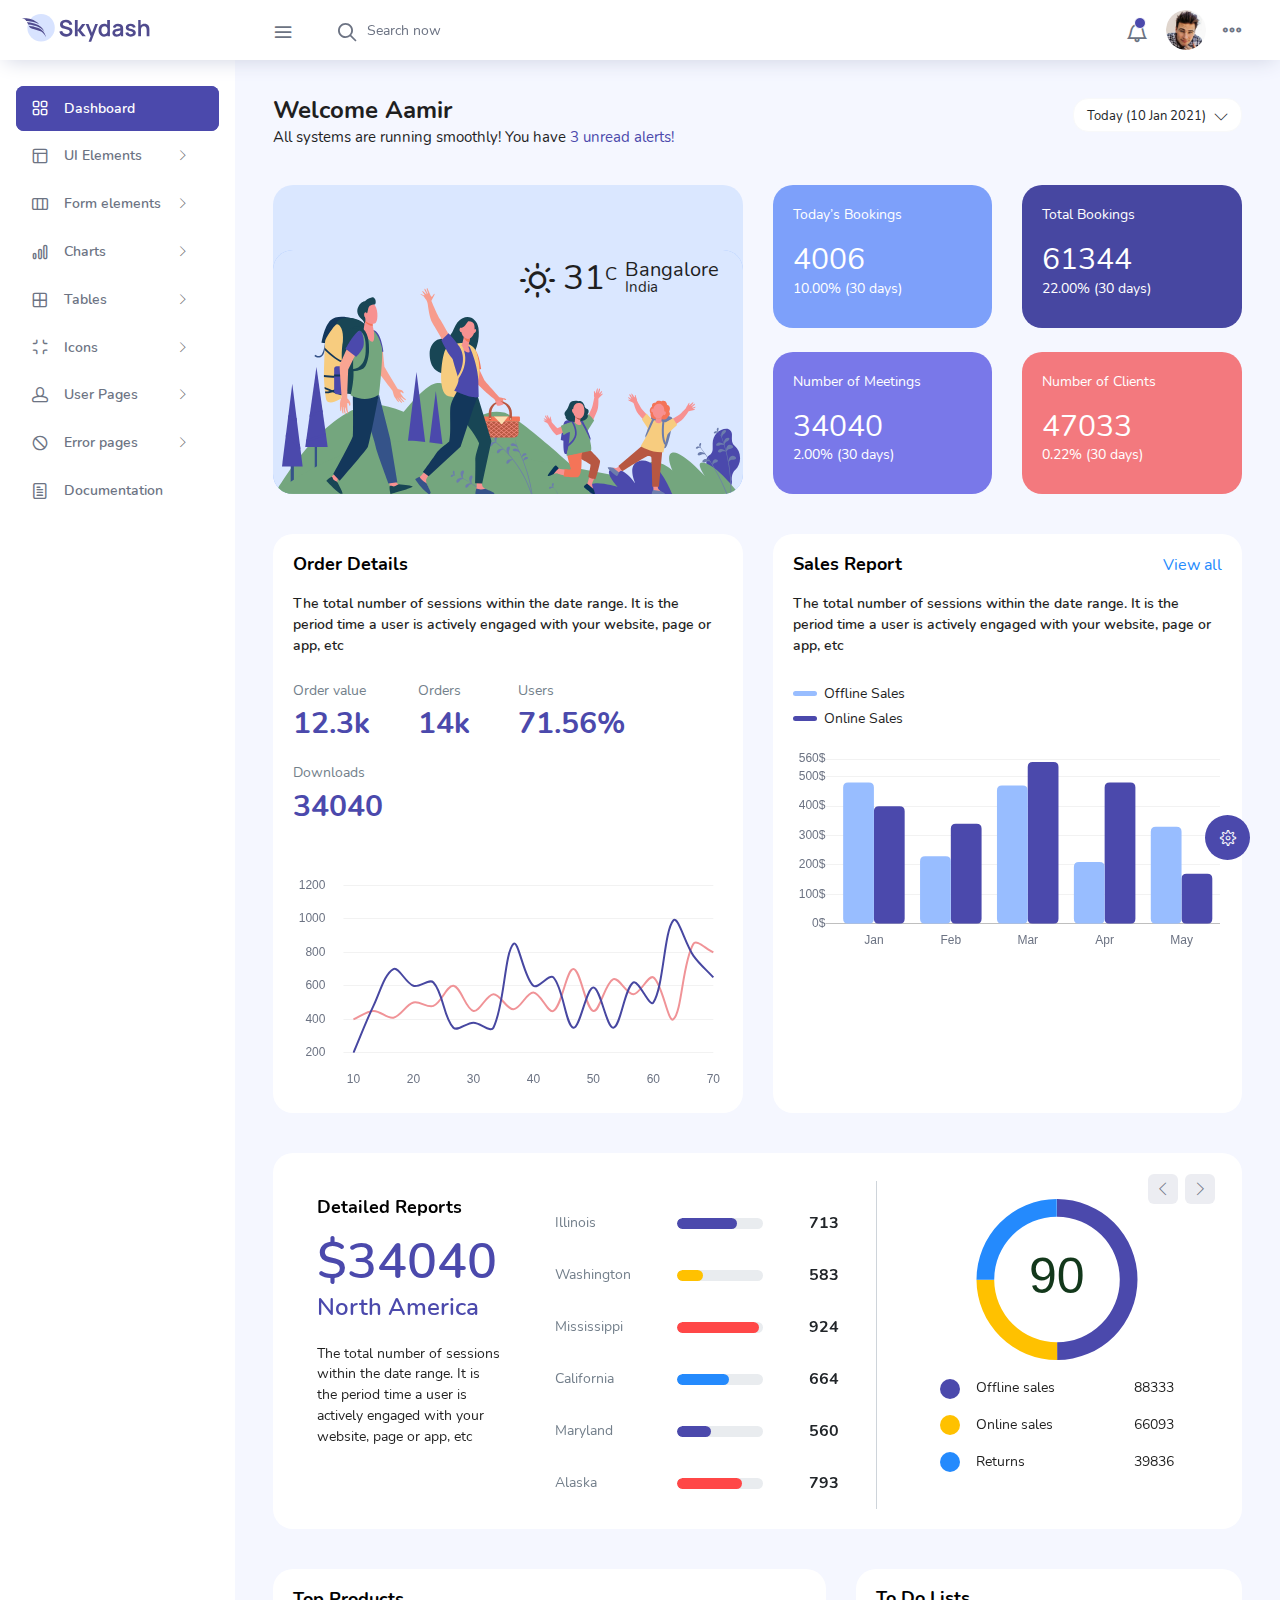
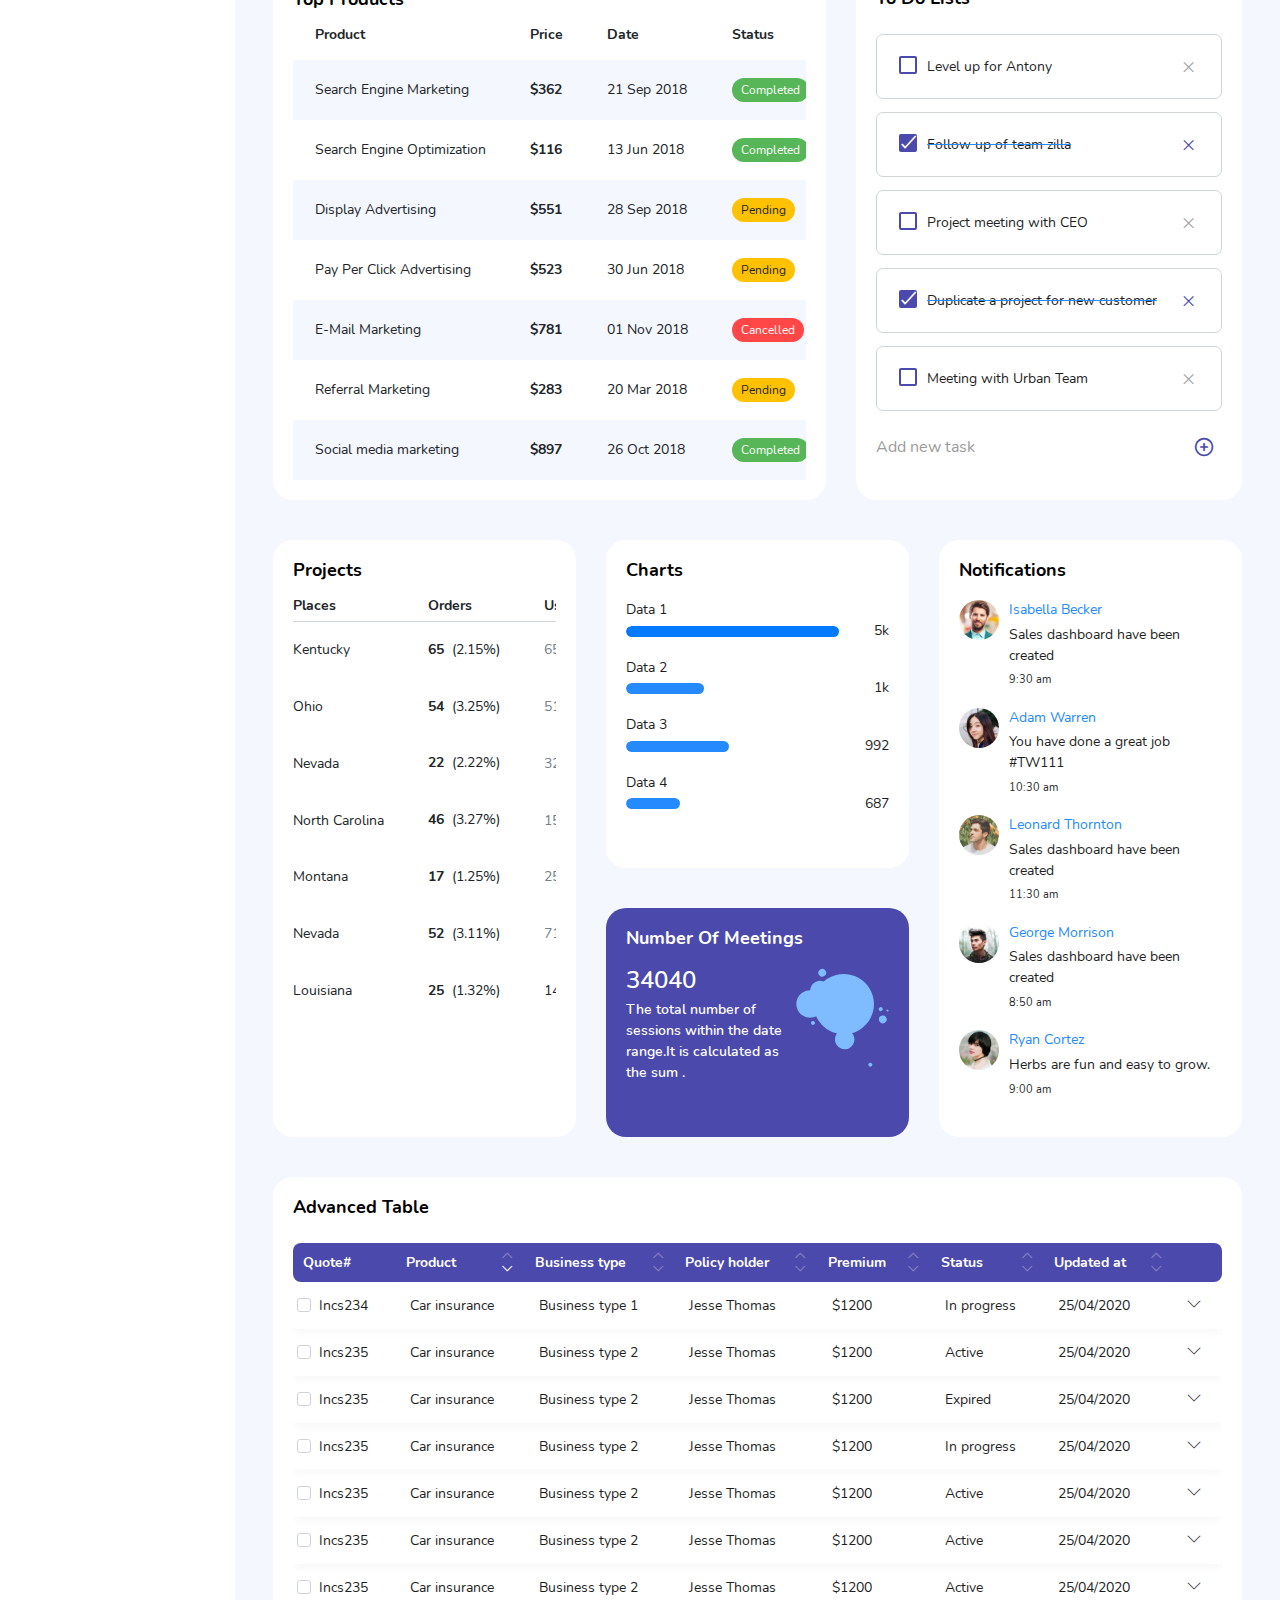
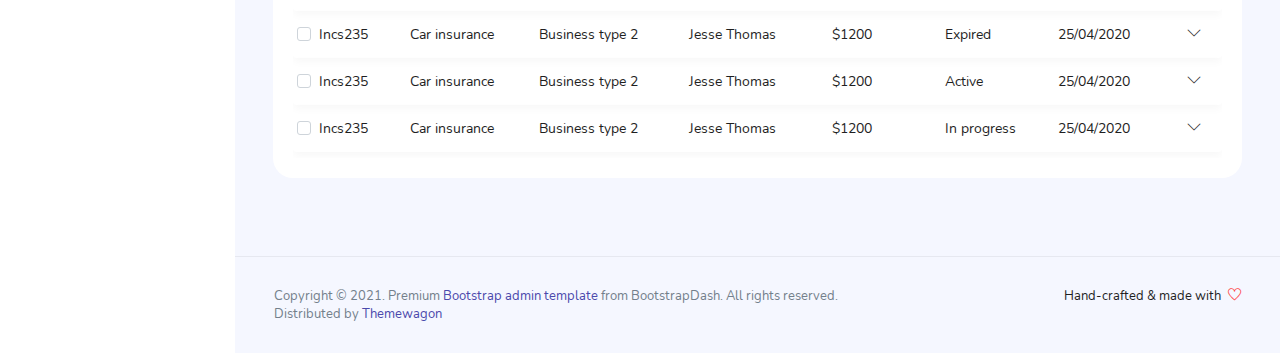
<file: index.html>
<!DOCTYPE html>
<html lang="en">

<head>
  <!-- Required meta tags -->
  <meta charset="utf-8">
  <meta name="viewport" content="width=device-width, initial-scale=1, shrink-to-fit=no">
  <title>Admin Template </title>
  <!-- plugins:css -->
  <link rel="stylesheet" href="vendors/feather/feather.css">
  <link rel="stylesheet" href="vendors/ti-icons/css/themify-icons.css">
  <link rel="stylesheet" href="vendors/css/vendor.bundle.base.css">
  <!-- endinject -->
  <!-- Plugin css for this page -->
  <link rel="stylesheet" href="vendors/datatables.net-bs4/dataTables.bootstrap4.css">
  <link rel="stylesheet" href="vendors/ti-icons/css/themify-icons.css">
  <link rel="stylesheet" type="text/css" href="js/select.dataTables.min.css">
  <!-- End plugin css for this page -->
  <!-- inject:css -->
  <link rel="stylesheet" href="css/vertical-layout-light/style.css">
  <!-- endinject -->
  <link rel="shortcut icon" href="images/favicon.png" />
</head>
<body>
  <div class="container-scroller">
    <!-- partial:partials/_navbar.html -->
    <nav class="navbar col-lg-12 col-12 p-0 fixed-top d-flex flex-row">
      <div class="text-center navbar-brand-wrapper d-flex align-items-center justify-content-center">
        <a class="navbar-brand brand-logo mr-5" href="index.html"><img src="images/logo.svg" class="mr-2" alt="logo"/></a>
        <a class="navbar-brand brand-logo-mini" href="index.html"><img src="images/logo-mini.svg" alt="logo"/></a>
      </div>
      <div class="navbar-menu-wrapper d-flex align-items-center justify-content-end">
        <button class="navbar-toggler navbar-toggler align-self-center" type="button" data-toggle="minimize">
          <span class="icon-menu"></span>
        </button>
        <ul class="navbar-nav mr-lg-2">
          <li class="nav-item nav-search d-none d-lg-block">
            <div class="input-group">
              <div class="input-group-prepend hover-cursor" id="navbar-search-icon">
                <span class="input-group-text" id="search">
                  <i class="icon-search"></i>
                </span>
              </div>
              <input type="text" class="form-control" id="navbar-search-input" placeholder="Search now" aria-label="search" aria-describedby="search">
            </div>
          </li>
        </ul>
        <ul class="navbar-nav navbar-nav-right">
          <li class="nav-item dropdown">
            <a class="nav-link count-indicator dropdown-toggle" id="notificationDropdown" href="#" data-toggle="dropdown">
              <i class="icon-bell mx-0"></i>
              <span class="count"></span>
            </a>
            <div class="dropdown-menu dropdown-menu-right navbar-dropdown preview-list" aria-labelledby="notificationDropdown">
              <p class="mb-0 font-weight-normal float-left dropdown-header">Notifications</p>
              <a class="dropdown-item preview-item">
                <div class="preview-thumbnail">
                  <div class="preview-icon bg-success">
                    <i class="ti-info-alt mx-0"></i>
                  </div>
                </div>
                <div class="preview-item-content">
                  <h6 class="preview-subject font-weight-normal">Application Error</h6>
                  <p class="font-weight-light small-text mb-0 text-muted">
                    Just now
                  </p>
                </div>
              </a>
              <a class="dropdown-item preview-item">
                <div class="preview-thumbnail">
                  <div class="preview-icon bg-warning">
                    <i class="ti-settings mx-0"></i>
                  </div>
                </div>
                <div class="preview-item-content">
                  <h6 class="preview-subject font-weight-normal">Settings</h6>
                  <p class="font-weight-light small-text mb-0 text-muted">
                    Private message
                  </p>
                </div>
              </a>
              <a class="dropdown-item preview-item">
                <div class="preview-thumbnail">
                  <div class="preview-icon bg-info">
                    <i class="ti-user mx-0"></i>
                  </div>
                </div>
                <div class="preview-item-content">
                  <h6 class="preview-subject font-weight-normal">New user registration</h6>
                  <p class="font-weight-light small-text mb-0 text-muted">
                    2 days ago
                  </p>
                </div>
              </a>
            </div>
          </li>
          <li class="nav-item nav-profile dropdown">
            <a class="nav-link dropdown-toggle" href="#" data-toggle="dropdown" id="profileDropdown">
              <img src="images/faces/face28.jpg" alt="profile"/>
            </a>
            <div class="dropdown-menu dropdown-menu-right navbar-dropdown" aria-labelledby="profileDropdown">
              <a class="dropdown-item">
                <i class="ti-settings text-primary"></i>
                Settings
              </a>
              <a class="dropdown-item">
                <i class="ti-power-off text-primary"></i>
                Logout
              </a>
            </div>
          </li>
          <li class="nav-item nav-settings d-none d-lg-flex">
            <a class="nav-link" href="#">
              <i class="icon-ellipsis"></i>
            </a>
          </li>
        </ul>
        <button class="navbar-toggler navbar-toggler-right d-lg-none align-self-center" type="button" data-toggle="offcanvas">
          <span class="icon-menu"></span>
        </button>
      </div>
    </nav>
    <!-- partial -->
    <div class="container-fluid page-body-wrapper">
      <!-- partial:partials/_settings-panel.html -->
      <div class="theme-setting-wrapper">
        <div id="settings-trigger"><i class="ti-settings"></i></div>
        <div id="theme-settings" class="settings-panel">
          <i class="settings-close ti-close"></i>
          <p class="settings-heading">SIDEBAR SKINS</p>
          <div class="sidebar-bg-options selected" id="sidebar-light-theme"><div class="img-ss rounded-circle bg-light border mr-3"></div>Light</div>
          <div class="sidebar-bg-options" id="sidebar-dark-theme"><div class="img-ss rounded-circle bg-dark border mr-3"></div>Dark</div>
          <p class="settings-heading mt-2">HEADER SKINS</p>
          <div class="color-tiles mx-0 px-4">
            <div class="tiles success"></div>
            <div class="tiles warning"></div>
            <div class="tiles danger"></div>
            <div class="tiles info"></div>
            <div class="tiles dark"></div>
            <div class="tiles default"></div>
          </div>
        </div>
      </div>
      <div id="right-sidebar" class="settings-panel">
        <i class="settings-close ti-close"></i>
        <ul class="nav nav-tabs border-top" id="setting-panel" role="tablist">
          <li class="nav-item">
            <a class="nav-link active" id="todo-tab" data-toggle="tab" href="#todo-section" role="tab" aria-controls="todo-section" aria-expanded="true">TO DO LIST</a>
          </li>
          <li class="nav-item">
            <a class="nav-link" id="chats-tab" data-toggle="tab" href="#chats-section" role="tab" aria-controls="chats-section">CHATS</a>
          </li>
        </ul>
        <div class="tab-content" id="setting-content">
          <div class="tab-pane fade show active scroll-wrapper" id="todo-section" role="tabpanel" aria-labelledby="todo-section">
            <div class="add-items d-flex px-3 mb-0">
              <form class="form w-100">
                <div class="form-group d-flex">
                  <input type="text" class="form-control todo-list-input" placeholder="Add To-do">
                  <button type="submit" class="add btn btn-primary todo-list-add-btn" id="add-task">Add</button>
                </div>
              </form>
            </div>
            <div class="list-wrapper px-3">
              <ul class="d-flex flex-column-reverse todo-list">
                <li>
                  <div class="form-check">
                    <label class="form-check-label">
                      <input class="checkbox" type="checkbox">
                      Team review meeting at 3.00 PM
                    </label>
                  </div>
                  <i class="remove ti-close"></i>
                </li>
                <li>
                  <div class="form-check">
                    <label class="form-check-label">
                      <input class="checkbox" type="checkbox">
                      Prepare for presentation
                    </label>
                  </div>
                  <i class="remove ti-close"></i>
                </li>
                <li>
                  <div class="form-check">
                    <label class="form-check-label">
                      <input class="checkbox" type="checkbox">
                      Resolve all the low priority tickets due today
                    </label>
                  </div>
                  <i class="remove ti-close"></i>
                </li>
                <li class="completed">
                  <div class="form-check">
                    <label class="form-check-label">
                      <input class="checkbox" type="checkbox" checked>
                      Schedule meeting for next week
                    </label>
                  </div>
                  <i class="remove ti-close"></i>
                </li>
                <li class="completed">
                  <div class="form-check">
                    <label class="form-check-label">
                      <input class="checkbox" type="checkbox" checked>
                      Project review
                    </label>
                  </div>
                  <i class="remove ti-close"></i>
                </li>
              </ul>
            </div>
            <h4 class="px-3 text-muted mt-5 font-weight-light mb-0">Events</h4>
            <div class="events pt-4 px-3">
              <div class="wrapper d-flex mb-2">
                <i class="ti-control-record text-primary mr-2"></i>
                <span>Feb 11 2018</span>
              </div>
              <p class="mb-0 font-weight-thin text-gray">Creating component page build a js</p>
              <p class="text-gray mb-0">The total number of sessions</p>
            </div>
            <div class="events pt-4 px-3">
              <div class="wrapper d-flex mb-2">
                <i class="ti-control-record text-primary mr-2"></i>
                <span>Feb 7 2018</span>
              </div>
              <p class="mb-0 font-weight-thin text-gray">Meeting with Alisa</p>
              <p class="text-gray mb-0 ">Call Sarah Graves</p>
            </div>
          </div>
          <!-- To do section tab ends -->
          <div class="tab-pane fade" id="chats-section" role="tabpanel" aria-labelledby="chats-section">
            <div class="d-flex align-items-center justify-content-between border-bottom">
              <p class="settings-heading border-top-0 mb-3 pl-3 pt-0 border-bottom-0 pb-0">Friends</p>
              <small class="settings-heading border-top-0 mb-3 pt-0 border-bottom-0 pb-0 pr-3 font-weight-normal">See All</small>
            </div>
            <ul class="chat-list">
              <li class="list active">
                <div class="profile"><img src="images/faces/face1.jpg" alt="image"><span class="online"></span></div>
                <div class="info">
                  <p>Thomas Douglas</p>
                  <p>Available</p>
                </div>
                <small class="text-muted my-auto">19 min</small>
              </li>
              <li class="list">
                <div class="profile"><img src="images/faces/face2.jpg" alt="image"><span class="offline"></span></div>
                <div class="info">
                  <div class="wrapper d-flex">
                    <p>Catherine</p>
                  </div>
                  <p>Away</p>
                </div>
                <div class="badge badge-success badge-pill my-auto mx-2">4</div>
                <small class="text-muted my-auto">23 min</small>
              </li>
              <li class="list">
                <div class="profile"><img src="images/faces/face3.jpg" alt="image"><span class="online"></span></div>
                <div class="info">
                  <p>Daniel Russell</p>
                  <p>Available</p>
                </div>
                <small class="text-muted my-auto">14 min</small>
              </li>
              <li class="list">
                <div class="profile"><img src="images/faces/face4.jpg" alt="image"><span class="offline"></span></div>
                <div class="info">
                  <p>James Richardson</p>
                  <p>Away</p>
                </div>
                <small class="text-muted my-auto">2 min</small>
              </li>
              <li class="list">
                <div class="profile"><img src="images/faces/face5.jpg" alt="image"><span class="online"></span></div>
                <div class="info">
                  <p>Madeline Kennedy</p>
                  <p>Available</p>
                </div>
                <small class="text-muted my-auto">5 min</small>
              </li>
              <li class="list">
                <div class="profile"><img src="images/faces/face6.jpg" alt="image"><span class="online"></span></div>
                <div class="info">
                  <p>Sarah Graves</p>
                  <p>Available</p>
                </div>
                <small class="text-muted my-auto">47 min</small>
              </li>
            </ul>
          </div>
          <!-- chat tab ends -->
        </div>
      </div>
      <!-- partial -->
      <!-- partial:partials/_sidebar.html -->
      <nav class="sidebar sidebar-offcanvas" id="sidebar">
        <ul class="nav">
          <li class="nav-item">
            <a class="nav-link" href="index.html">
              <i class="icon-grid menu-icon"></i>
              <span class="menu-title">Dashboard</span>
            </a>
          </li>
          <li class="nav-item">
            <a class="nav-link" data-toggle="collapse" href="#ui-basic" aria-expanded="false" aria-controls="ui-basic">
              <i class="icon-layout menu-icon"></i>
              <span class="menu-title">UI Elements</span>
              <i class="menu-arrow"></i>
            </a>
            <div class="collapse" id="ui-basic">
              <ul class="nav flex-column sub-menu">
                <li class="nav-item"> <a class="nav-link" href="pages/ui-features/buttons.html">Buttons</a></li>
                <li class="nav-item"> <a class="nav-link" href="pages/ui-features/dropdowns.html">Dropdowns</a></li>
                <li class="nav-item"> <a class="nav-link" href="pages/ui-features/typography.html">Typography</a></li>
              </ul>
            </div>
          </li>
          <li class="nav-item">
            <a class="nav-link" data-toggle="collapse" href="#form-elements" aria-expanded="false" aria-controls="form-elements">
              <i class="icon-columns menu-icon"></i>
              <span class="menu-title">Form elements</span>
              <i class="menu-arrow"></i>
            </a>
            <div class="collapse" id="form-elements">
              <ul class="nav flex-column sub-menu">
                <li class="nav-item"><a class="nav-link" href="pages/forms/basic_elements.html">Basic Elements</a></li>
              </ul>
            </div>
          </li>
          <li class="nav-item">
            <a class="nav-link" data-toggle="collapse" href="#charts" aria-expanded="false" aria-controls="charts">
              <i class="icon-bar-graph menu-icon"></i>
              <span class="menu-title">Charts</span>
              <i class="menu-arrow"></i>
            </a>
            <div class="collapse" id="charts">
              <ul class="nav flex-column sub-menu">
                <li class="nav-item"> <a class="nav-link" href="pages/charts/chartjs.html">ChartJs</a></li>
              </ul>
            </div>
          </li>
          <li class="nav-item">
            <a class="nav-link" data-toggle="collapse" href="#tables" aria-expanded="false" aria-controls="tables">
              <i class="icon-grid-2 menu-icon"></i>
              <span class="menu-title">Tables</span>
              <i class="menu-arrow"></i>
            </a>
            <div class="collapse" id="tables">
              <ul class="nav flex-column sub-menu">
                <li class="nav-item"> <a class="nav-link" href="pages/tables/basic-table.html">Basic table</a></li>
              </ul>
            </div>
          </li>
          <li class="nav-item">
            <a class="nav-link" data-toggle="collapse" href="#icons" aria-expanded="false" aria-controls="icons">
              <i class="icon-contract menu-icon"></i>
              <span class="menu-title">Icons</span>
              <i class="menu-arrow"></i>
            </a>
            <div class="collapse" id="icons">
              <ul class="nav flex-column sub-menu">
                <li class="nav-item"> <a class="nav-link" href="pages/icons/mdi.html">Mdi icons</a></li>
              </ul>
            </div>
          </li>
          <li class="nav-item">
            <a class="nav-link" data-toggle="collapse" href="#auth" aria-expanded="false" aria-controls="auth">
              <i class="icon-head menu-icon"></i>
              <span class="menu-title">User Pages</span>
              <i class="menu-arrow"></i>
            </a>
            <div class="collapse" id="auth">
              <ul class="nav flex-column sub-menu">
                <li class="nav-item"> <a class="nav-link" href="pages/samples/login.html"> Login </a></li>
                <li class="nav-item"> <a class="nav-link" href="pages/samples/register.html"> Register </a></li>
              </ul>
            </div>
          </li>
          <li class="nav-item">
            <a class="nav-link" data-toggle="collapse" href="#error" aria-expanded="false" aria-controls="error">
              <i class="icon-ban menu-icon"></i>
              <span class="menu-title">Error pages</span>
              <i class="menu-arrow"></i>
            </a>
            <div class="collapse" id="error">
              <ul class="nav flex-column sub-menu">
                <li class="nav-item"> <a class="nav-link" href="pages/samples/error-404.html"> 404 </a></li>
                <li class="nav-item"> <a class="nav-link" href="pages/samples/error-500.html"> 500 </a></li>
              </ul>
            </div>
          </li>
          <li class="nav-item">
            <a class="nav-link" href="pages/documentation/documentation.html">
              <i class="icon-paper menu-icon"></i>
              <span class="menu-title">Documentation</span>
            </a>
          </li>
        </ul>
      </nav>
      <!-- partial -->
      <div class="main-panel">
        <div class="content-wrapper">
          <div class="row">
            <div class="col-md-12 grid-margin">
              <div class="row">
                <div class="col-12 col-xl-8 mb-4 mb-xl-0">
                  <h3 class="font-weight-bold">Welcome Aamir</h3>
                  <h6 class="font-weight-normal mb-0">All systems are running smoothly! You have <span class="text-primary">3 unread alerts!</span></h6>
                </div>
                <div class="col-12 col-xl-4">
                 <div class="justify-content-end d-flex">
                  <div class="dropdown flex-md-grow-1 flex-xl-grow-0">
                    <button class="btn btn-sm btn-light bg-white dropdown-toggle" type="button" id="dropdownMenuDate2" data-toggle="dropdown" aria-haspopup="true" aria-expanded="true">
                     <i class="mdi mdi-calendar"></i> Today (10 Jan 2021)
                    </button>
                    <div class="dropdown-menu dropdown-menu-right" aria-labelledby="dropdownMenuDate2">
                      <a class="dropdown-item" href="#">January - March</a>
                      <a class="dropdown-item" href="#">March - June</a>
                      <a class="dropdown-item" href="#">June - August</a>
                      <a class="dropdown-item" href="#">August - November</a>
                    </div>
                  </div>
                 </div>
                </div>
              </div>
            </div>
          </div>
          <div class="row">
            <div class="col-md-6 grid-margin stretch-card">
              <div class="card tale-bg">
                <div class="card-people mt-auto">
                  <img src="images/dashboard/people.svg" alt="people">
                  <div class="weather-info">
                    <div class="d-flex">
                      <div>
                        <h2 class="mb-0 font-weight-normal"><i class="icon-sun mr-2"></i>31<sup>C</sup></h2>
                      </div>
                      <div class="ml-2">
                        <h4 class="location font-weight-normal">Bangalore</h4>
                        <h6 class="font-weight-normal">India</h6>
                      </div>
                    </div>
                  </div>
                </div>
              </div>
            </div>
            <div class="col-md-6 grid-margin transparent">
              <div class="row">
                <div class="col-md-6 mb-4 stretch-card transparent">
                  <div class="card card-tale">
                    <div class="card-body">
                      <p class="mb-4">Today’s Bookings</p>
                      <p class="fs-30 mb-2">4006</p>
                      <p>10.00% (30 days)</p>
                    </div>
                  </div>
                </div>
                <div class="col-md-6 mb-4 stretch-card transparent">
                  <div class="card card-dark-blue">
                    <div class="card-body">
                      <p class="mb-4">Total Bookings</p>
                      <p class="fs-30 mb-2">61344</p>
                      <p>22.00% (30 days)</p>
                    </div>
                  </div>
                </div>
              </div>
              <div class="row">
                <div class="col-md-6 mb-4 mb-lg-0 stretch-card transparent">
                  <div class="card card-light-blue">
                    <div class="card-body">
                      <p class="mb-4">Number of Meetings</p>
                      <p class="fs-30 mb-2">34040</p>
                      <p>2.00% (30 days)</p>
                    </div>
                  </div>
                </div>
                <div class="col-md-6 stretch-card transparent">
                  <div class="card card-light-danger">
                    <div class="card-body">
                      <p class="mb-4">Number of Clients</p>
                      <p class="fs-30 mb-2">47033</p>
                      <p>0.22% (30 days)</p>
                    </div>
                  </div>
                </div>
              </div>
            </div>
          </div>
          <div class="row">
            <div class="col-md-6 grid-margin stretch-card">
              <div class="card">
                <div class="card-body">
                  <p class="card-title">Order Details</p>
                  <p class="font-weight-500">The total number of sessions within the date range. It is the period time a user is actively engaged with your website, page or app, etc</p>
                  <div class="d-flex flex-wrap mb-5">
                    <div class="mr-5 mt-3">
                      <p class="text-muted">Order value</p>
                      <h3 class="text-primary fs-30 font-weight-medium">12.3k</h3>
                    </div>
                    <div class="mr-5 mt-3">
                      <p class="text-muted">Orders</p>
                      <h3 class="text-primary fs-30 font-weight-medium">14k</h3>
                    </div>
                    <div class="mr-5 mt-3">
                      <p class="text-muted">Users</p>
                      <h3 class="text-primary fs-30 font-weight-medium">71.56%</h3>
                    </div>
                    <div class="mt-3">
                      <p class="text-muted">Downloads</p>
                      <h3 class="text-primary fs-30 font-weight-medium">34040</h3>
                    </div> 
                  </div>
                  <canvas id="order-chart"></canvas>
                </div>
              </div>
            </div>
            <div class="col-md-6 grid-margin stretch-card">
              <div class="card">
                <div class="card-body">
                 <div class="d-flex justify-content-between">
                  <p class="card-title">Sales Report</p>
                  <a href="#" class="text-info">View all</a>
                 </div>
                  <p class="font-weight-500">The total number of sessions within the date range. It is the period time a user is actively engaged with your website, page or app, etc</p>
                  <div id="sales-legend" class="chartjs-legend mt-4 mb-2"></div>
                  <canvas id="sales-chart"></canvas>
                </div>
              </div>
            </div>
          </div>
          <div class="row">
            <div class="col-md-12 grid-margin stretch-card">
              <div class="card position-relative">
                <div class="card-body">
                  <div id="detailedReports" class="carousel slide detailed-report-carousel position-static pt-2" data-ride="carousel">
                    <div class="carousel-inner">
                      <div class="carousel-item active">
                        <div class="row">
                          <div class="col-md-12 col-xl-3 d-flex flex-column justify-content-start">
                            <div class="ml-xl-4 mt-3">
                            <p class="card-title">Detailed Reports</p>
                              <h1 class="text-primary">$34040</h1>
                              <h3 class="font-weight-500 mb-xl-4 text-primary">North America</h3>
                              <p class="mb-2 mb-xl-0">The total number of sessions within the date range. It is the period time a user is actively engaged with your website, page or app, etc</p>
                            </div>  
                            </div>
                          <div class="col-md-12 col-xl-9">
                            <div class="row">
                              <div class="col-md-6 border-right">
                                <div class="table-responsive mb-3 mb-md-0 mt-3">
                                  <table class="table table-borderless report-table">
                                    <tr>
                                      <td class="text-muted">Illinois</td>
                                      <td class="w-100 px-0">
                                        <div class="progress progress-md mx-4">
                                          <div class="progress-bar bg-primary" role="progressbar" style="width: 70%" aria-valuenow="70" aria-valuemin="0" aria-valuemax="100"></div>
                                        </div>
                                      </td>
                                      <td><h5 class="font-weight-bold mb-0">713</h5></td>
                                    </tr>
                                    <tr>
                                      <td class="text-muted">Washington</td>
                                      <td class="w-100 px-0">
                                        <div class="progress progress-md mx-4">
                                          <div class="progress-bar bg-warning" role="progressbar" style="width: 30%" aria-valuenow="30" aria-valuemin="0" aria-valuemax="100"></div>
                                        </div>
                                      </td>
                                      <td><h5 class="font-weight-bold mb-0">583</h5></td>
                                    </tr>
                                    <tr>
                                      <td class="text-muted">Mississippi</td>
                                      <td class="w-100 px-0">
                                        <div class="progress progress-md mx-4">
                                          <div class="progress-bar bg-danger" role="progressbar" style="width: 95%" aria-valuenow="95" aria-valuemin="0" aria-valuemax="100"></div>
                                        </div>
                                      </td>
                                      <td><h5 class="font-weight-bold mb-0">924</h5></td>
                                    </tr>
                                    <tr>
                                      <td class="text-muted">California</td>
                                      <td class="w-100 px-0">
                                        <div class="progress progress-md mx-4">
                                          <div class="progress-bar bg-info" role="progressbar" style="width: 60%" aria-valuenow="60" aria-valuemin="0" aria-valuemax="100"></div>
                                        </div>
                                      </td>
                                      <td><h5 class="font-weight-bold mb-0">664</h5></td>
                                    </tr>
                                    <tr>
                                      <td class="text-muted">Maryland</td>
                                      <td class="w-100 px-0">
                                        <div class="progress progress-md mx-4">
                                          <div class="progress-bar bg-primary" role="progressbar" style="width: 40%" aria-valuenow="40" aria-valuemin="0" aria-valuemax="100"></div>
                                        </div>
                                      </td>
                                      <td><h5 class="font-weight-bold mb-0">560</h5></td>
                                    </tr>
                                    <tr>
                                      <td class="text-muted">Alaska</td>
                                      <td class="w-100 px-0">
                                        <div class="progress progress-md mx-4">
                                          <div class="progress-bar bg-danger" role="progressbar" style="width: 75%" aria-valuenow="75" aria-valuemin="0" aria-valuemax="100"></div>
                                        </div>
                                      </td>
                                      <td><h5 class="font-weight-bold mb-0">793</h5></td>
                                    </tr>
                                  </table>
                                </div>
                              </div>
                              <div class="col-md-6 mt-3">
                                <canvas id="north-america-chart"></canvas>
                                <div id="north-america-legend"></div>
                              </div>
                            </div>
                          </div>
                        </div>
                      </div>
                      <div class="carousel-item">
                        <div class="row">
                          <div class="col-md-12 col-xl-3 d-flex flex-column justify-content-start">
                            <div class="ml-xl-4 mt-3">
                            <p class="card-title">Detailed Reports</p>
                              <h1 class="text-primary">$34040</h1>
                              <h3 class="font-weight-500 mb-xl-4 text-primary">North America</h3>
                              <p class="mb-2 mb-xl-0">The total number of sessions within the date range. It is the period time a user is actively engaged with your website, page or app, etc</p>
                            </div>  
                            </div>
                          <div class="col-md-12 col-xl-9">
                            <div class="row">
                              <div class="col-md-6 border-right">
                                <div class="table-responsive mb-3 mb-md-0 mt-3">
                                  <table class="table table-borderless report-table">
                                    <tr>
                                      <td class="text-muted">Illinois</td>
                                      <td class="w-100 px-0">
                                        <div class="progress progress-md mx-4">
                                          <div class="progress-bar bg-primary" role="progressbar" style="width: 70%" aria-valuenow="70" aria-valuemin="0" aria-valuemax="100"></div>
                                        </div>
                                      </td>
                                      <td><h5 class="font-weight-bold mb-0">713</h5></td>
                                    </tr>
                                    <tr>
                                      <td class="text-muted">Washington</td>
                                      <td class="w-100 px-0">
                                        <div class="progress progress-md mx-4">
                                          <div class="progress-bar bg-warning" role="progressbar" style="width: 30%" aria-valuenow="30" aria-valuemin="0" aria-valuemax="100"></div>
                                        </div>
                                      </td>
                                      <td><h5 class="font-weight-bold mb-0">583</h5></td>
                                    </tr>
                                    <tr>
                                      <td class="text-muted">Mississippi</td>
                                      <td class="w-100 px-0">
                                        <div class="progress progress-md mx-4">
                                          <div class="progress-bar bg-danger" role="progressbar" style="width: 95%" aria-valuenow="95" aria-valuemin="0" aria-valuemax="100"></div>
                                        </div>
                                      </td>
                                      <td><h5 class="font-weight-bold mb-0">924</h5></td>
                                    </tr>
                                    <tr>
                                      <td class="text-muted">California</td>
                                      <td class="w-100 px-0">
                                        <div class="progress progress-md mx-4">
                                          <div class="progress-bar bg-info" role="progressbar" style="width: 60%" aria-valuenow="60" aria-valuemin="0" aria-valuemax="100"></div>
                                        </div>
                                      </td>
                                      <td><h5 class="font-weight-bold mb-0">664</h5></td>
                                    </tr>
                                    <tr>
                                      <td class="text-muted">Maryland</td>
                                      <td class="w-100 px-0">
                                        <div class="progress progress-md mx-4">
                                          <div class="progress-bar bg-primary" role="progressbar" style="width: 40%" aria-valuenow="40" aria-valuemin="0" aria-valuemax="100"></div>
                                        </div>
                                      </td>
                                      <td><h5 class="font-weight-bold mb-0">560</h5></td>
                                    </tr>
                                    <tr>
                                      <td class="text-muted">Alaska</td>
                                      <td class="w-100 px-0">
                                        <div class="progress progress-md mx-4">
                                          <div class="progress-bar bg-danger" role="progressbar" style="width: 75%" aria-valuenow="75" aria-valuemin="0" aria-valuemax="100"></div>
                                        </div>
                                      </td>
                                      <td><h5 class="font-weight-bold mb-0">793</h5></td>
                                    </tr>
                                  </table>
                                </div>
                              </div>
                              <div class="col-md-6 mt-3">
                                <canvas id="south-america-chart"></canvas>
                                <div id="south-america-legend"></div>
                              </div>
                            </div>
                          </div>
                        </div>
                      </div>
                    </div>
                    <a class="carousel-control-prev" href="#detailedReports" role="button" data-slide="prev">
                      <span class="carousel-control-prev-icon" aria-hidden="true"></span>
                      <span class="sr-only">Previous</span>
                    </a>
                    <a class="carousel-control-next" href="#detailedReports" role="button" data-slide="next">
                      <span class="carousel-control-next-icon" aria-hidden="true"></span>
                      <span class="sr-only">Next</span>
                    </a>
                  </div>
                </div>
              </div>
            </div>
          </div>
          <div class="row">
            <div class="col-md-7 grid-margin stretch-card">
              <div class="card">
                <div class="card-body">
                  <p class="card-title mb-0">Top Products</p>
                  <div class="table-responsive">
                    <table class="table table-striped table-borderless">
                      <thead>
                        <tr>
                          <th>Product</th>
                          <th>Price</th>
                          <th>Date</th>
                          <th>Status</th>
                        </tr>  
                      </thead>
                      <tbody>
                        <tr>
                          <td>Search Engine Marketing</td>
                          <td class="font-weight-bold">$362</td>
                          <td>21 Sep 2018</td>
                          <td class="font-weight-medium"><div class="badge badge-success">Completed</div></td>
                        </tr>
                        <tr>
                          <td>Search Engine Optimization</td>
                          <td class="font-weight-bold">$116</td>
                          <td>13 Jun 2018</td>
                          <td class="font-weight-medium"><div class="badge badge-success">Completed</div></td>
                        </tr>
                        <tr>
                          <td>Display Advertising</td>
                          <td class="font-weight-bold">$551</td>
                          <td>28 Sep 2018</td>
                          <td class="font-weight-medium"><div class="badge badge-warning">Pending</div></td>
                        </tr>
                        <tr>
                          <td>Pay Per Click Advertising</td>
                          <td class="font-weight-bold">$523</td>
                          <td>30 Jun 2018</td>
                          <td class="font-weight-medium"><div class="badge badge-warning">Pending</div></td>
                        </tr>
                        <tr>
                          <td>E-Mail Marketing</td>
                          <td class="font-weight-bold">$781</td>
                          <td>01 Nov 2018</td>
                          <td class="font-weight-medium"><div class="badge badge-danger">Cancelled</div></td>
                        </tr>
                        <tr>
                          <td>Referral Marketing</td>
                          <td class="font-weight-bold">$283</td>
                          <td>20 Mar 2018</td>
                          <td class="font-weight-medium"><div class="badge badge-warning">Pending</div></td>
                        </tr>
                        <tr>
                          <td>Social media marketing</td>
                          <td class="font-weight-bold">$897</td>
                          <td>26 Oct 2018</td>
                          <td class="font-weight-medium"><div class="badge badge-success">Completed</div></td>
                        </tr>
                      </tbody>
                    </table>
                  </div>
                </div>
              </div>
            </div>
            <div class="col-md-5 grid-margin stretch-card">
							<div class="card">
								<div class="card-body">
									<h4 class="card-title">To Do Lists</h4>
									<div class="list-wrapper pt-2">
										<ul class="d-flex flex-column-reverse todo-list todo-list-custom">
											<li>
												<div class="form-check form-check-flat">
													<label class="form-check-label">
														<input class="checkbox" type="checkbox">
														Meeting with Urban Team
													</label>
												</div>
												<i class="remove ti-close"></i>
											</li>
											<li class="completed">
												<div class="form-check form-check-flat">
													<label class="form-check-label">
														<input class="checkbox" type="checkbox" checked>
														Duplicate a project for new customer
													</label>
												</div>
												<i class="remove ti-close"></i>
											</li>
											<li>
												<div class="form-check form-check-flat">
													<label class="form-check-label">
														<input class="checkbox" type="checkbox">
														Project meeting with CEO
													</label>
												</div>
												<i class="remove ti-close"></i>
											</li>
											<li class="completed">
												<div class="form-check form-check-flat">
													<label class="form-check-label">
														<input class="checkbox" type="checkbox" checked>
														Follow up of team zilla
													</label>
												</div>
												<i class="remove ti-close"></i>
											</li>
											<li>
												<div class="form-check form-check-flat">
													<label class="form-check-label">
														<input class="checkbox" type="checkbox">
														Level up for Antony
													</label>
												</div>
												<i class="remove ti-close"></i>
											</li>
										</ul>
                  </div>
                  <div class="add-items d-flex mb-0 mt-2">
										<input type="text" class="form-control todo-list-input"  placeholder="Add new task">
										<button class="add btn btn-icon text-primary todo-list-add-btn bg-transparent"><i class="icon-circle-plus"></i></button>
									</div>
								</div>
							</div>
            </div>
          </div>
          <div class="row">
            <div class="col-md-4 stretch-card grid-margin">
              <div class="card">
                <div class="card-body">
                  <p class="card-title mb-0">Projects</p>
                  <div class="table-responsive">
                    <table class="table table-borderless">
                      <thead>
                        <tr>
                          <th class="pl-0  pb-2 border-bottom">Places</th>
                          <th class="border-bottom pb-2">Orders</th>
                          <th class="border-bottom pb-2">Users</th>
                        </tr>
                      </thead>
                      <tbody>
                        <tr>
                          <td class="pl-0">Kentucky</td>
                          <td><p class="mb-0"><span class="font-weight-bold mr-2">65</span>(2.15%)</p></td>
                          <td class="text-muted">65</td>
                        </tr>
                        <tr>
                          <td class="pl-0">Ohio</td>
                          <td><p class="mb-0"><span class="font-weight-bold mr-2">54</span>(3.25%)</p></td>
                          <td class="text-muted">51</td>
                        </tr>
                        <tr>
                          <td class="pl-0">Nevada</td>
                          <td><p class="mb-0"><span class="font-weight-bold mr-2">22</span>(2.22%)</p></td>
                          <td class="text-muted">32</td>
                        </tr>
                        <tr>
                          <td class="pl-0">North Carolina</td>
                          <td><p class="mb-0"><span class="font-weight-bold mr-2">46</span>(3.27%)</p></td>
                          <td class="text-muted">15</td>
                        </tr>
                        <tr>
                          <td class="pl-0">Montana</td>
                          <td><p class="mb-0"><span class="font-weight-bold mr-2">17</span>(1.25%)</p></td>
                          <td class="text-muted">25</td>
                        </tr>
                        <tr>
                          <td class="pl-0">Nevada</td>
                          <td><p class="mb-0"><span class="font-weight-bold mr-2">52</span>(3.11%)</p></td>
                          <td class="text-muted">71</td>
                        </tr>
                        <tr>
                          <td class="pl-0 pb-0">Louisiana</td>
                          <td class="pb-0"><p class="mb-0"><span class="font-weight-bold mr-2">25</span>(1.32%)</p></td>
                          <td class="pb-0">14</td>
                        </tr>
                      </tbody>
                    </table>
                  </div>
                </div>
              </div>
            </div>
            <div class="col-md-4 stretch-card grid-margin">
              <div class="row">
                <div class="col-md-12 grid-margin stretch-card">
                  <div class="card">
                    <div class="card-body">
                      <p class="card-title">Charts</p>
                      <div class="charts-data">
                        <div class="mt-3">
                          <p class="mb-0">Data 1</p>
                          <div class="d-flex justify-content-between align-items-center">
                            <div class="progress progress-md flex-grow-1 mr-4">
                              <div class="progress-bar bg-inf0" role="progressbar" style="width: 95%" aria-valuenow="95" aria-valuemin="0" aria-valuemax="100"></div>
                            </div>
                            <p class="mb-0">5k</p>
                          </div>
                        </div>
                        <div class="mt-3">
                          <p class="mb-0">Data 2</p>
                          <div class="d-flex justify-content-between align-items-center">
                            <div class="progress progress-md flex-grow-1 mr-4">
                              <div class="progress-bar bg-info" role="progressbar" style="width: 35%" aria-valuenow="35" aria-valuemin="0" aria-valuemax="100"></div>
                            </div>
                            <p class="mb-0">1k</p>
                          </div>
                        </div>
                        <div class="mt-3">
                          <p class="mb-0">Data 3</p>
                          <div class="d-flex justify-content-between align-items-center">
                            <div class="progress progress-md flex-grow-1 mr-4">
                              <div class="progress-bar bg-info" role="progressbar" style="width: 48%" aria-valuenow="48" aria-valuemin="0" aria-valuemax="100"></div>
                            </div>
                            <p class="mb-0">992</p>
                          </div>
                        </div>
                        <div class="mt-3">
                          <p class="mb-0">Data 4</p>
                          <div class="d-flex justify-content-between align-items-center">
                            <div class="progress progress-md flex-grow-1 mr-4">
                              <div class="progress-bar bg-info" role="progressbar" style="width: 25%" aria-valuenow="25" aria-valuemin="0" aria-valuemax="100"></div>
                            </div>
                            <p class="mb-0">687</p>
                          </div>
                        </div>
                      </div>  
                    </div>
                  </div>
                </div>
                <div class="col-md-12 stretch-card grid-margin grid-margin-md-0">
                  <div class="card data-icon-card-primary">
                    <div class="card-body">
                      <p class="card-title text-white">Number of Meetings</p>                      
                      <div class="row">
                        <div class="col-8 text-white">
                          <h3>34040</h3>
                          <p class="text-white font-weight-500 mb-0">The total number of sessions within the date range.It is calculated as the sum . </p>
                        </div>
                        <div class="col-4 background-icon">
                        </div>
                      </div>
                    </div>
                  </div>
                </div>
              </div>
            </div>
            <div class="col-md-4 stretch-card grid-margin">
              <div class="card">
                <div class="card-body">
                  <p class="card-title">Notifications</p>
                  <ul class="icon-data-list">
                    <li>
                      <div class="d-flex">
                        <img src="images/faces/face1.jpg" alt="user">
                        <div>
                          <p class="text-info mb-1">Isabella Becker</p>
                          <p class="mb-0">Sales dashboard have been created</p>
                          <small>9:30 am</small>
                        </div>
                      </div>
                    </li>
                    <li>
                      <div class="d-flex">
                        <img src="images/faces/face2.jpg" alt="user">
                        <div>
                          <p class="text-info mb-1">Adam Warren</p>
                          <p class="mb-0">You have done a great job #TW111</p>
                          <small>10:30 am</small>
                        </div>
                      </div>
                    </li>
                    <li>
                      <div class="d-flex">
                      <img src="images/faces/face3.jpg" alt="user">
                     <div>
                      <p class="text-info mb-1">Leonard Thornton</p>
                      <p class="mb-0">Sales dashboard have been created</p>
                      <small>11:30 am</small>
                     </div>
                      </div>
                    </li>
                    <li>
                      <div class="d-flex">
                        <img src="images/faces/face4.jpg" alt="user">
                        <div>
                          <p class="text-info mb-1">George Morrison</p>
                          <p class="mb-0">Sales dashboard have been created</p>
                          <small>8:50 am</small>
                        </div>
                      </div>
                    </li>
                    <li>
                      <div class="d-flex">
                        <img src="images/faces/face5.jpg" alt="user">
                        <div>
                        <p class="text-info mb-1">Ryan Cortez</p>
                        <p class="mb-0">Herbs are fun and easy to grow.</p>
                        <small>9:00 am</small>
                        </div>
                      </div>
                    </li>
                  </ul>
                </div>
              </div>
            </div>
          </div>
          <div class="row">
            <div class="col-md-12 grid-margin stretch-card">
              <div class="card">
                <div class="card-body">
                  <p class="card-title">Advanced Table</p>
                  <div class="row">
                    <div class="col-12">
                      <div class="table-responsive">
                        <table id="example" class="display expandable-table" style="width:100%">
                          <thead>
                            <tr>
                              <th>Quote#</th>
                              <th>Product</th>
                              <th>Business type</th>
                              <th>Policy holder</th>
                              <th>Premium</th>
                              <th>Status</th>
                              <th>Updated at</th>
                              <th></th>
                            </tr>
                          </thead>
                      </table>
                      </div>
                    </div>
                  </div>
                  </div>
                </div>

                
              </div>
            </div>
        </div>
        <!-- content-wrapper ends -->
        <!-- partial:partials/_footer.html -->
        <footer class="footer">
          <div class="d-sm-flex justify-content-center justify-content-sm-between">
            <span class="text-muted text-center text-sm-left d-block d-sm-inline-block">Copyright © 2021.  Premium <a href="https://www.bootstrapdash.com/" target="_blank">Bootstrap admin template</a> from BootstrapDash. All rights reserved.</span>
            <span class="float-none float-sm-right d-block mt-1 mt-sm-0 text-center">Hand-crafted & made with <i class="ti-heart text-danger ml-1"></i></span>
          </div>
          <div class="d-sm-flex justify-content-center justify-content-sm-between">
            <span class="text-muted text-center text-sm-left d-block d-sm-inline-block">Distributed by <a href="https://www.themewagon.com/" target="_blank">Themewagon</a></span> 
          </div>
        </footer> 
        <!-- partial -->
      </div>
      <!-- main-panel ends -->
    </div>   
    <!-- page-body-wrapper ends -->
  </div>
  <!-- container-scroller -->

  <!-- plugins:js -->
  <script src="vendors/js/vendor.bundle.base.js"></script>
  <!-- endinject -->
  <!-- Plugin js for this page -->
  <script src="vendors/chart.js/Chart.min.js"></script>
  <script src="vendors/datatables.net/jquery.dataTables.js"></script>
  <script src="vendors/datatables.net-bs4/dataTables.bootstrap4.js"></script>
  <script src="js/dataTables.select.min.js"></script>

  <!-- End plugin js for this page -->
  <!-- inject:js -->
  <script src="js/off-canvas.js"></script>
  <script src="js/hoverable-collapse.js"></script>
  <script src="js/template.js"></script>
  <script src="js/settings.js"></script>
  <script src="js/todolist.js"></script>
  <!-- endinject -->
  <!-- Custom js for this page-->
  <script src="js/dashboard.js"></script>
  <script src="js/Chart.roundedBarCharts.js"></script>
  <!-- End custom js for this page-->
</body>

</html>
</file>
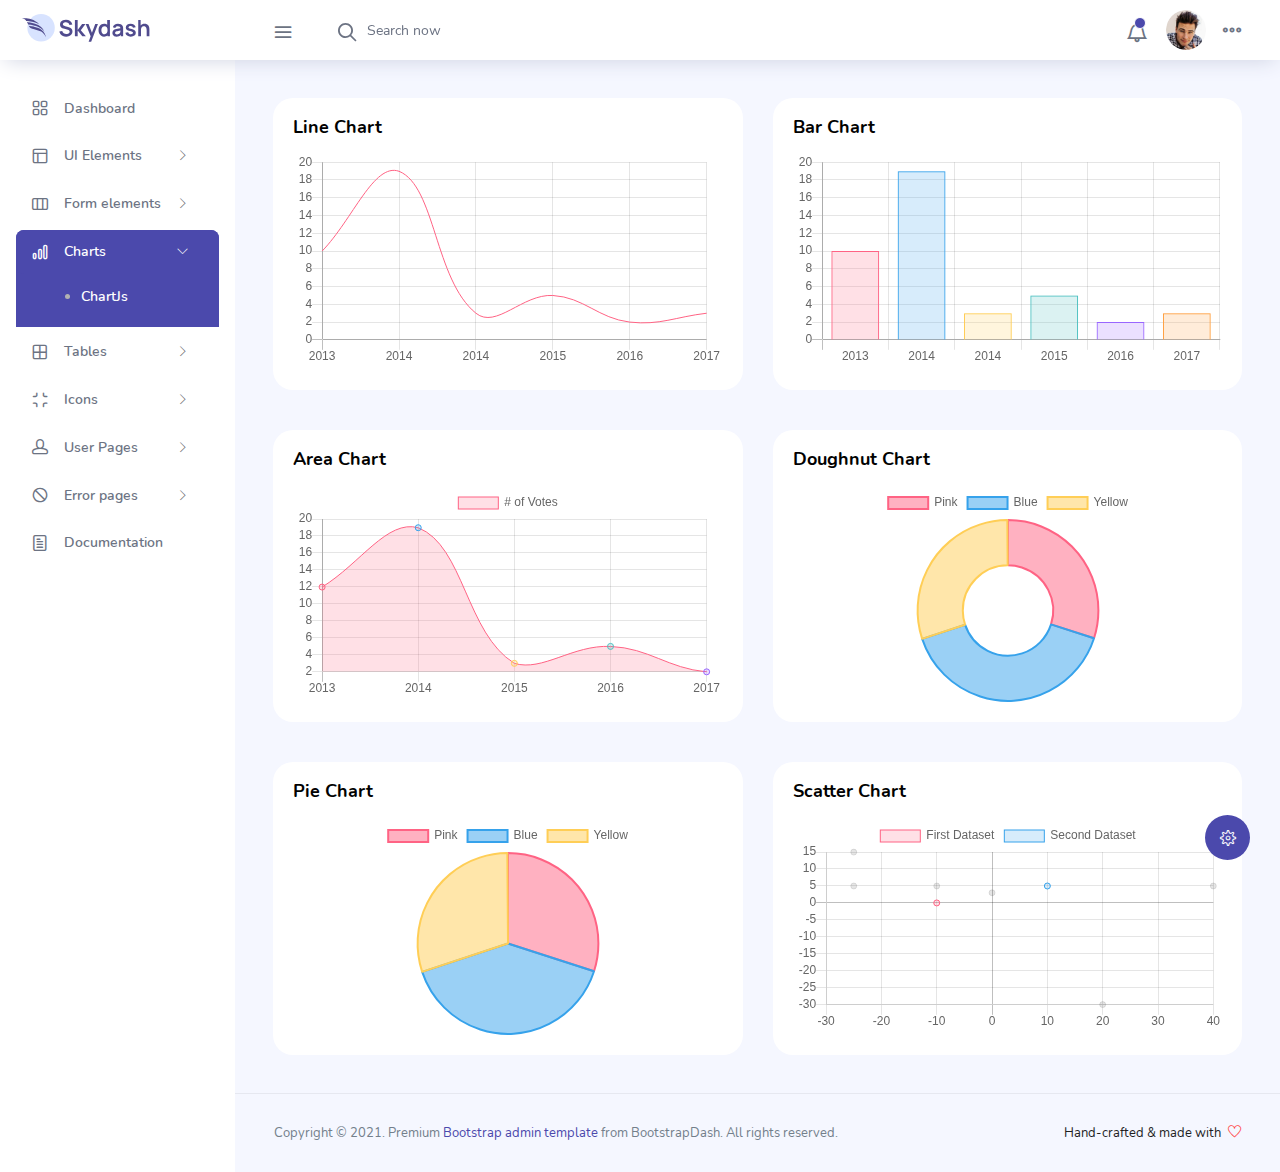
<file: pages/charts/chartjs.html>
<!DOCTYPE html>
<html lang="en">

<head>
  <!-- Required meta tags -->
  <meta charset="utf-8">
  <meta name="viewport" content="width=device-width, initial-scale=1, shrink-to-fit=no">
  <title>Admin Template </title>
  <!-- plugins:css -->
  <link rel="stylesheet" href="../../vendors/feather/feather.css">
  <link rel="stylesheet" href="../../vendors/ti-icons/css/themify-icons.css">
  <link rel="stylesheet" href="../../vendors/css/vendor.bundle.base.css">
  <!-- endinject -->
  <!-- Plugin css for this page -->
  <!-- End plugin css for this page -->
  <!-- inject:css -->
  <link rel="stylesheet" href="../../css/vertical-layout-light/style.css">
  <!-- endinject -->
  <link rel="shortcut icon" href="../../images/favicon.png" />
</head>

<body>
  <div class="container-scroller">
    <!-- partial:../../partials/_navbar.html -->
    <nav class="navbar col-lg-12 col-12 p-0 fixed-top d-flex flex-row">
      <div class="text-center navbar-brand-wrapper d-flex align-items-center justify-content-center">
        <a class="navbar-brand brand-logo mr-5" href="../../index.html"><img src="../../images/logo.svg" class="mr-2" alt="logo"/></a>
        <a class="navbar-brand brand-logo-mini" href="../../index.html"><img src="../../images/logo-mini.svg" alt="logo"/></a>
      </div>
      <div class="navbar-menu-wrapper d-flex align-items-center justify-content-end">
        <button class="navbar-toggler navbar-toggler align-self-center" type="button" data-toggle="minimize">
          <span class="icon-menu"></span>
        </button>
        <ul class="navbar-nav mr-lg-2">
          <li class="nav-item nav-search d-none d-lg-block">
            <div class="input-group">
              <div class="input-group-prepend hover-cursor" id="navbar-search-icon">
                <span class="input-group-text" id="search">
                  <i class="icon-search"></i>
                </span>
              </div>
              <input type="text" class="form-control" id="navbar-search-input" placeholder="Search now" aria-label="search" aria-describedby="search">
            </div>
          </li>
        </ul>
        <ul class="navbar-nav navbar-nav-right">
          <li class="nav-item dropdown">
            <a class="nav-link count-indicator dropdown-toggle" id="notificationDropdown" href="#" data-toggle="dropdown">
              <i class="icon-bell mx-0"></i>
              <span class="count"></span>
            </a>
            <div class="dropdown-menu dropdown-menu-right navbar-dropdown preview-list" aria-labelledby="notificationDropdown">
              <p class="mb-0 font-weight-normal float-left dropdown-header">Notifications</p>
              <a class="dropdown-item preview-item">
                <div class="preview-thumbnail">
                  <div class="preview-icon bg-success">
                    <i class="ti-info-alt mx-0"></i>
                  </div>
                </div>
                <div class="preview-item-content">
                  <h6 class="preview-subject font-weight-normal">Application Error</h6>
                  <p class="font-weight-light small-text mb-0 text-muted">
                    Just now
                  </p>
                </div>
              </a>
              <a class="dropdown-item preview-item">
                <div class="preview-thumbnail">
                  <div class="preview-icon bg-warning">
                    <i class="ti-settings mx-0"></i>
                  </div>
                </div>
                <div class="preview-item-content">
                  <h6 class="preview-subject font-weight-normal">Settings</h6>
                  <p class="font-weight-light small-text mb-0 text-muted">
                    Private message
                  </p>
                </div>
              </a>
              <a class="dropdown-item preview-item">
                <div class="preview-thumbnail">
                  <div class="preview-icon bg-info">
                    <i class="ti-user mx-0"></i>
                  </div>
                </div>
                <div class="preview-item-content">
                  <h6 class="preview-subject font-weight-normal">New user registration</h6>
                  <p class="font-weight-light small-text mb-0 text-muted">
                    2 days ago
                  </p>
                </div>
              </a>
            </div>
          </li>
          <li class="nav-item nav-profile dropdown">
            <a class="nav-link dropdown-toggle" href="#" data-toggle="dropdown" id="profileDropdown">
              <img src="../../images/faces/face28.jpg" alt="profile"/>
            </a>
            <div class="dropdown-menu dropdown-menu-right navbar-dropdown" aria-labelledby="profileDropdown">
              <a class="dropdown-item">
                <i class="ti-settings text-primary"></i>
                Settings
              </a>
              <a class="dropdown-item">
                <i class="ti-power-off text-primary"></i>
                Logout
              </a>
            </div>
          </li>
          <li class="nav-item nav-settings d-none d-lg-flex">
            <a class="nav-link" href="#">
              <i class="icon-ellipsis"></i>
            </a>
          </li>
        </ul>
        <button class="navbar-toggler navbar-toggler-right d-lg-none align-self-center" type="button" data-toggle="offcanvas">
          <span class="icon-menu"></span>
        </button>
      </div>
    </nav>
    <!-- partial -->
    <div class="container-fluid page-body-wrapper">
      <!-- partial:../../partials/_settings-panel.html -->
      <div class="theme-setting-wrapper">
        <div id="settings-trigger"><i class="ti-settings"></i></div>
        <div id="theme-settings" class="settings-panel">
          <i class="settings-close ti-close"></i>
          <p class="settings-heading">SIDEBAR SKINS</p>
          <div class="sidebar-bg-options selected" id="sidebar-light-theme"><div class="img-ss rounded-circle bg-light border mr-3"></div>Light</div>
          <div class="sidebar-bg-options" id="sidebar-dark-theme"><div class="img-ss rounded-circle bg-dark border mr-3"></div>Dark</div>
          <p class="settings-heading mt-2">HEADER SKINS</p>
          <div class="color-tiles mx-0 px-4">
            <div class="tiles success"></div>
            <div class="tiles warning"></div>
            <div class="tiles danger"></div>
            <div class="tiles info"></div>
            <div class="tiles dark"></div>
            <div class="tiles default"></div>
          </div>
        </div>
      </div>
      <div id="right-sidebar" class="settings-panel">
        <i class="settings-close ti-close"></i>
        <ul class="nav nav-tabs border-top" id="setting-panel" role="tablist">
          <li class="nav-item">
            <a class="nav-link active" id="todo-tab" data-toggle="tab" href="#todo-section" role="tab" aria-controls="todo-section" aria-expanded="true">TO DO LIST</a>
          </li>
          <li class="nav-item">
            <a class="nav-link" id="chats-tab" data-toggle="tab" href="#chats-section" role="tab" aria-controls="chats-section">CHATS</a>
          </li>
        </ul>
        <div class="tab-content" id="setting-content">
          <div class="tab-pane fade show active scroll-wrapper" id="todo-section" role="tabpanel" aria-labelledby="todo-section">
            <div class="add-items d-flex px-3 mb-0">
              <form class="form w-100">
                <div class="form-group d-flex">
                  <input type="text" class="form-control todo-list-input" placeholder="Add To-do">
                  <button type="submit" class="add btn btn-primary todo-list-add-btn" id="add-task">Add</button>
                </div>
              </form>
            </div>
            <div class="list-wrapper px-3">
              <ul class="d-flex flex-column-reverse todo-list">
                <li>
                  <div class="form-check">
                    <label class="form-check-label">
                      <input class="checkbox" type="checkbox">
                      Team review meeting at 3.00 PM
                    </label>
                  </div>
                  <i class="remove ti-close"></i>
                </li>
                <li>
                  <div class="form-check">
                    <label class="form-check-label">
                      <input class="checkbox" type="checkbox">
                      Prepare for presentation
                    </label>
                  </div>
                  <i class="remove ti-close"></i>
                </li>
                <li>
                  <div class="form-check">
                    <label class="form-check-label">
                      <input class="checkbox" type="checkbox">
                      Resolve all the low priority tickets due today
                    </label>
                  </div>
                  <i class="remove ti-close"></i>
                </li>
                <li class="completed">
                  <div class="form-check">
                    <label class="form-check-label">
                      <input class="checkbox" type="checkbox" checked>
                      Schedule meeting for next week
                    </label>
                  </div>
                  <i class="remove ti-close"></i>
                </li>
                <li class="completed">
                  <div class="form-check">
                    <label class="form-check-label">
                      <input class="checkbox" type="checkbox" checked>
                      Project review
                    </label>
                  </div>
                  <i class="remove ti-close"></i>
                </li>
              </ul>
            </div>
            <h4 class="px-3 text-muted mt-5 font-weight-light mb-0">Events</h4>
            <div class="events pt-4 px-3">
              <div class="wrapper d-flex mb-2">
                <i class="ti-control-record text-primary mr-2"></i>
                <span>Feb 11 2018</span>
              </div>
              <p class="mb-0 font-weight-thin text-gray">Creating component page build a js</p>
              <p class="text-gray mb-0">The total number of sessions</p>
            </div>
            <div class="events pt-4 px-3">
              <div class="wrapper d-flex mb-2">
                <i class="ti-control-record text-primary mr-2"></i>
                <span>Feb 7 2018</span>
              </div>
              <p class="mb-0 font-weight-thin text-gray">Meeting with Alisa</p>
              <p class="text-gray mb-0 ">Call Sarah Graves</p>
            </div>
          </div>
          <!-- To do section tab ends -->
          <div class="tab-pane fade" id="chats-section" role="tabpanel" aria-labelledby="chats-section">
            <div class="d-flex align-items-center justify-content-between border-bottom">
              <p class="settings-heading border-top-0 mb-3 pl-3 pt-0 border-bottom-0 pb-0">Friends</p>
              <small class="settings-heading border-top-0 mb-3 pt-0 border-bottom-0 pb-0 pr-3 font-weight-normal">See All</small>
            </div>
            <ul class="chat-list">
              <li class="list active">
                <div class="profile"><img src="../../images/faces/face1.jpg" alt="image"><span class="online"></span></div>
                <div class="info">
                  <p>Thomas Douglas</p>
                  <p>Available</p>
                </div>
                <small class="text-muted my-auto">19 min</small>
              </li>
              <li class="list">
                <div class="profile"><img src="../../images/faces/face2.jpg" alt="image"><span class="offline"></span></div>
                <div class="info">
                  <div class="wrapper d-flex">
                    <p>Catherine</p>
                  </div>
                  <p>Away</p>
                </div>
                <div class="badge badge-success badge-pill my-auto mx-2">4</div>
                <small class="text-muted my-auto">23 min</small>
              </li>
              <li class="list">
                <div class="profile"><img src="../../images/faces/face3.jpg" alt="image"><span class="online"></span></div>
                <div class="info">
                  <p>Daniel Russell</p>
                  <p>Available</p>
                </div>
                <small class="text-muted my-auto">14 min</small>
              </li>
              <li class="list">
                <div class="profile"><img src="../../images/faces/face4.jpg" alt="image"><span class="offline"></span></div>
                <div class="info">
                  <p>James Richardson</p>
                  <p>Away</p>
                </div>
                <small class="text-muted my-auto">2 min</small>
              </li>
              <li class="list">
                <div class="profile"><img src="../../images/faces/face5.jpg" alt="image"><span class="online"></span></div>
                <div class="info">
                  <p>Madeline Kennedy</p>
                  <p>Available</p>
                </div>
                <small class="text-muted my-auto">5 min</small>
              </li>
              <li class="list">
                <div class="profile"><img src="../../images/faces/face6.jpg" alt="image"><span class="online"></span></div>
                <div class="info">
                  <p>Sarah Graves</p>
                  <p>Available</p>
                </div>
                <small class="text-muted my-auto">47 min</small>
              </li>
            </ul>
          </div>
          <!-- chat tab ends -->
        </div>
      </div>
      <!-- partial -->
      <!-- partial:../../partials/_sidebar.html -->
      <nav class="sidebar sidebar-offcanvas" id="sidebar">
        <ul class="nav">
          <li class="nav-item">
            <a class="nav-link" href="../../index.html">
              <i class="icon-grid menu-icon"></i>
              <span class="menu-title">Dashboard</span>
            </a>
          </li>
          <li class="nav-item">
            <a class="nav-link" data-toggle="collapse" href="#ui-basic" aria-expanded="false" aria-controls="ui-basic">
              <i class="icon-layout menu-icon"></i>
              <span class="menu-title">UI Elements</span>
              <i class="menu-arrow"></i>
            </a>
            <div class="collapse" id="ui-basic">
              <ul class="nav flex-column sub-menu">
                <li class="nav-item"> <a class="nav-link" href="../../pages/ui-features/buttons.html">Buttons</a></li>
                <li class="nav-item"> <a class="nav-link" href="../../pages/ui-features/dropdowns.html">Dropdowns</a></li>
                <li class="nav-item"> <a class="nav-link" href="../../pages/ui-features/typography.html">Typography</a></li>
              </ul>
            </div>
          </li>
          <li class="nav-item">
            <a class="nav-link" data-toggle="collapse" href="#form-elements" aria-expanded="false" aria-controls="form-elements">
              <i class="icon-columns menu-icon"></i>
              <span class="menu-title">Form elements</span>
              <i class="menu-arrow"></i>
            </a>
            <div class="collapse" id="form-elements">
              <ul class="nav flex-column sub-menu">
                <li class="nav-item"><a class="nav-link" href="../../pages/forms/basic_elements.html">Basic Elements</a></li>
              </ul>
            </div>
          </li>
          <li class="nav-item">
            <a class="nav-link" data-toggle="collapse" href="#charts" aria-expanded="false" aria-controls="charts">
              <i class="icon-bar-graph menu-icon"></i>
              <span class="menu-title">Charts</span>
              <i class="menu-arrow"></i>
            </a>
            <div class="collapse" id="charts">
              <ul class="nav flex-column sub-menu">
                <li class="nav-item"> <a class="nav-link" href="../../pages/charts/chartjs.html">ChartJs</a></li>
              </ul>
            </div>
          </li>
          <li class="nav-item">
            <a class="nav-link" data-toggle="collapse" href="#tables" aria-expanded="false" aria-controls="tables">
              <i class="icon-grid-2 menu-icon"></i>
              <span class="menu-title">Tables</span>
              <i class="menu-arrow"></i>
            </a>
            <div class="collapse" id="tables">
              <ul class="nav flex-column sub-menu">
                <li class="nav-item"> <a class="nav-link" href="../../pages/tables/basic-table.html">Basic table</a></li>
              </ul>
            </div>
          </li>
          <li class="nav-item">
            <a class="nav-link" data-toggle="collapse" href="#icons" aria-expanded="false" aria-controls="icons">
              <i class="icon-contract menu-icon"></i>
              <span class="menu-title">Icons</span>
              <i class="menu-arrow"></i>
            </a>
            <div class="collapse" id="icons">
              <ul class="nav flex-column sub-menu">
                <li class="nav-item"> <a class="nav-link" href="../../pages/icons/mdi.html">Mdi icons</a></li>
              </ul>
            </div>
          </li>
          <li class="nav-item">
            <a class="nav-link" data-toggle="collapse" href="#auth" aria-expanded="false" aria-controls="auth">
              <i class="icon-head menu-icon"></i>
              <span class="menu-title">User Pages</span>
              <i class="menu-arrow"></i>
            </a>
            <div class="collapse" id="auth">
              <ul class="nav flex-column sub-menu">
                <li class="nav-item"> <a class="nav-link" href="../../pages/samples/login.html"> Login </a></li>
                <li class="nav-item"> <a class="nav-link" href="../../pages/samples/register.html"> Register </a></li>
              </ul>
            </div>
          </li>
          <li class="nav-item">
            <a class="nav-link" data-toggle="collapse" href="#error" aria-expanded="false" aria-controls="error">
              <i class="icon-ban menu-icon"></i>
              <span class="menu-title">Error pages</span>
              <i class="menu-arrow"></i>
            </a>
            <div class="collapse" id="error">
              <ul class="nav flex-column sub-menu">
                <li class="nav-item"> <a class="nav-link" href="../../pages/samples/error-404.html"> 404 </a></li>
                <li class="nav-item"> <a class="nav-link" href="../../pages/samples/error-500.html"> 500 </a></li>
              </ul>
            </div>
          </li>
          <li class="nav-item">
            <a class="nav-link" href="../../pages/documentation/documentation.html">
              <i class="icon-paper menu-icon"></i>
              <span class="menu-title">Documentation</span>
            </a>
          </li>
        </ul>
      </nav>
      <!-- partial -->
      <div class="main-panel">
        <div class="content-wrapper">
          <div class="row">
            <div class="col-lg-6 grid-margin stretch-card">
              <div class="card">
                <div class="card-body">
                  <h4 class="card-title">Line chart</h4>
                  <canvas id="lineChart"></canvas>
                </div>
              </div>
            </div>
            <div class="col-lg-6 grid-margin stretch-card">
              <div class="card">
                <div class="card-body">
                  <h4 class="card-title">Bar chart</h4>
                  <canvas id="barChart"></canvas>
                </div>
              </div>
            </div>
          </div>
          <div class="row">
            <div class="col-lg-6 grid-margin stretch-card">
              <div class="card">
                <div class="card-body">
                  <h4 class="card-title">Area chart</h4>
                  <canvas id="areaChart"></canvas>
                </div>
              </div>
            </div>
            <div class="col-lg-6 grid-margin stretch-card">
              <div class="card">
                <div class="card-body">
                  <h4 class="card-title">Doughnut chart</h4>
                  <canvas id="doughnutChart"></canvas>
                </div>
              </div>
            </div>
          </div>
          <div class="row">
            <div class="col-lg-6 grid-margin grid-margin-lg-0 stretch-card">
              <div class="card">
                <div class="card-body">
                  <h4 class="card-title">Pie chart</h4>
                  <canvas id="pieChart"></canvas>
                </div>
              </div>
            </div>
            <div class="col-lg-6 grid-margin grid-margin-lg-0 stretch-card">
              <div class="card">
                <div class="card-body">
                  <h4 class="card-title">Scatter chart</h4>
                  <canvas id="scatterChart"></canvas>
                </div>
              </div>
            </div>
          </div>
        </div>
        <!-- content-wrapper ends -->
        <!-- partial:../../partials/_footer.html -->
        <footer class="footer">
          <div class="d-sm-flex justify-content-center justify-content-sm-between">
            <span class="text-muted text-center text-sm-left d-block d-sm-inline-block">Copyright © 2021.  Premium <a href="https://www.bootstrapdash.com/" target="_blank">Bootstrap admin template</a> from BootstrapDash. All rights reserved.</span>
            <span class="float-none float-sm-right d-block mt-1 mt-sm-0 text-center">Hand-crafted & made with <i class="ti-heart text-danger ml-1"></i></span>
          </div>
        </footer>
        <!-- partial -->
      </div>
      <!-- main-panel ends -->
    </div>
    <!-- page-body-wrapper ends -->
  </div>
  <!-- container-scroller -->
  <!-- plugins:js -->
  <script src="../../vendors/js/vendor.bundle.base.js"></script>
  <!-- endinject -->
  <!-- Plugin js for this page -->
  <script src="../../vendors/chart.js/Chart.min.js"></script>
  <!-- End plugin js for this page -->
  <!-- inject:js -->
  <script src="../../js/off-canvas.js"></script>
  <script src="../../js/hoverable-collapse.js"></script>
  <script src="../../js/template.js"></script>
  <script src="../../js/settings.js"></script>
  <script src="../../js/todolist.js"></script>
  <!-- endinject -->
  <!-- Custom js for this page-->
  <script src="../../js/chart.js"></script>
  <!-- End custom js for this page-->
</body>

</html>
</file>
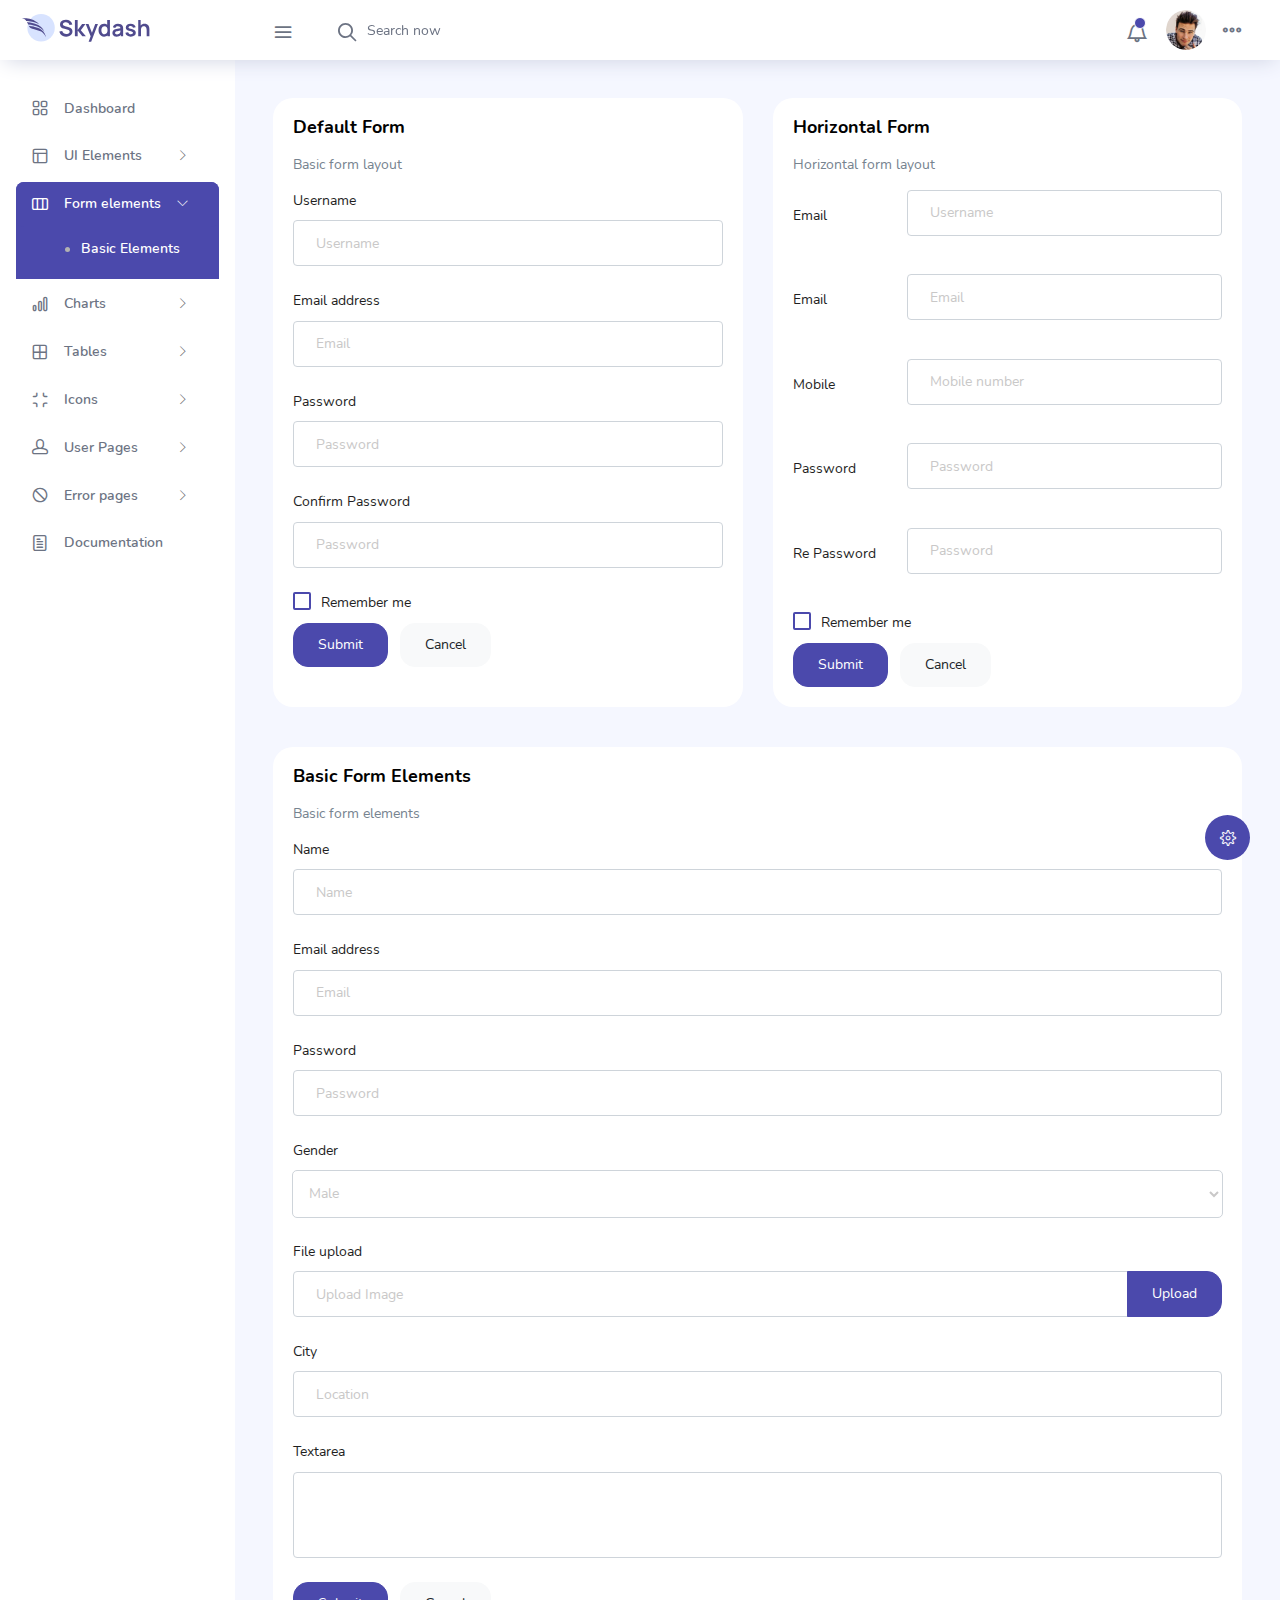
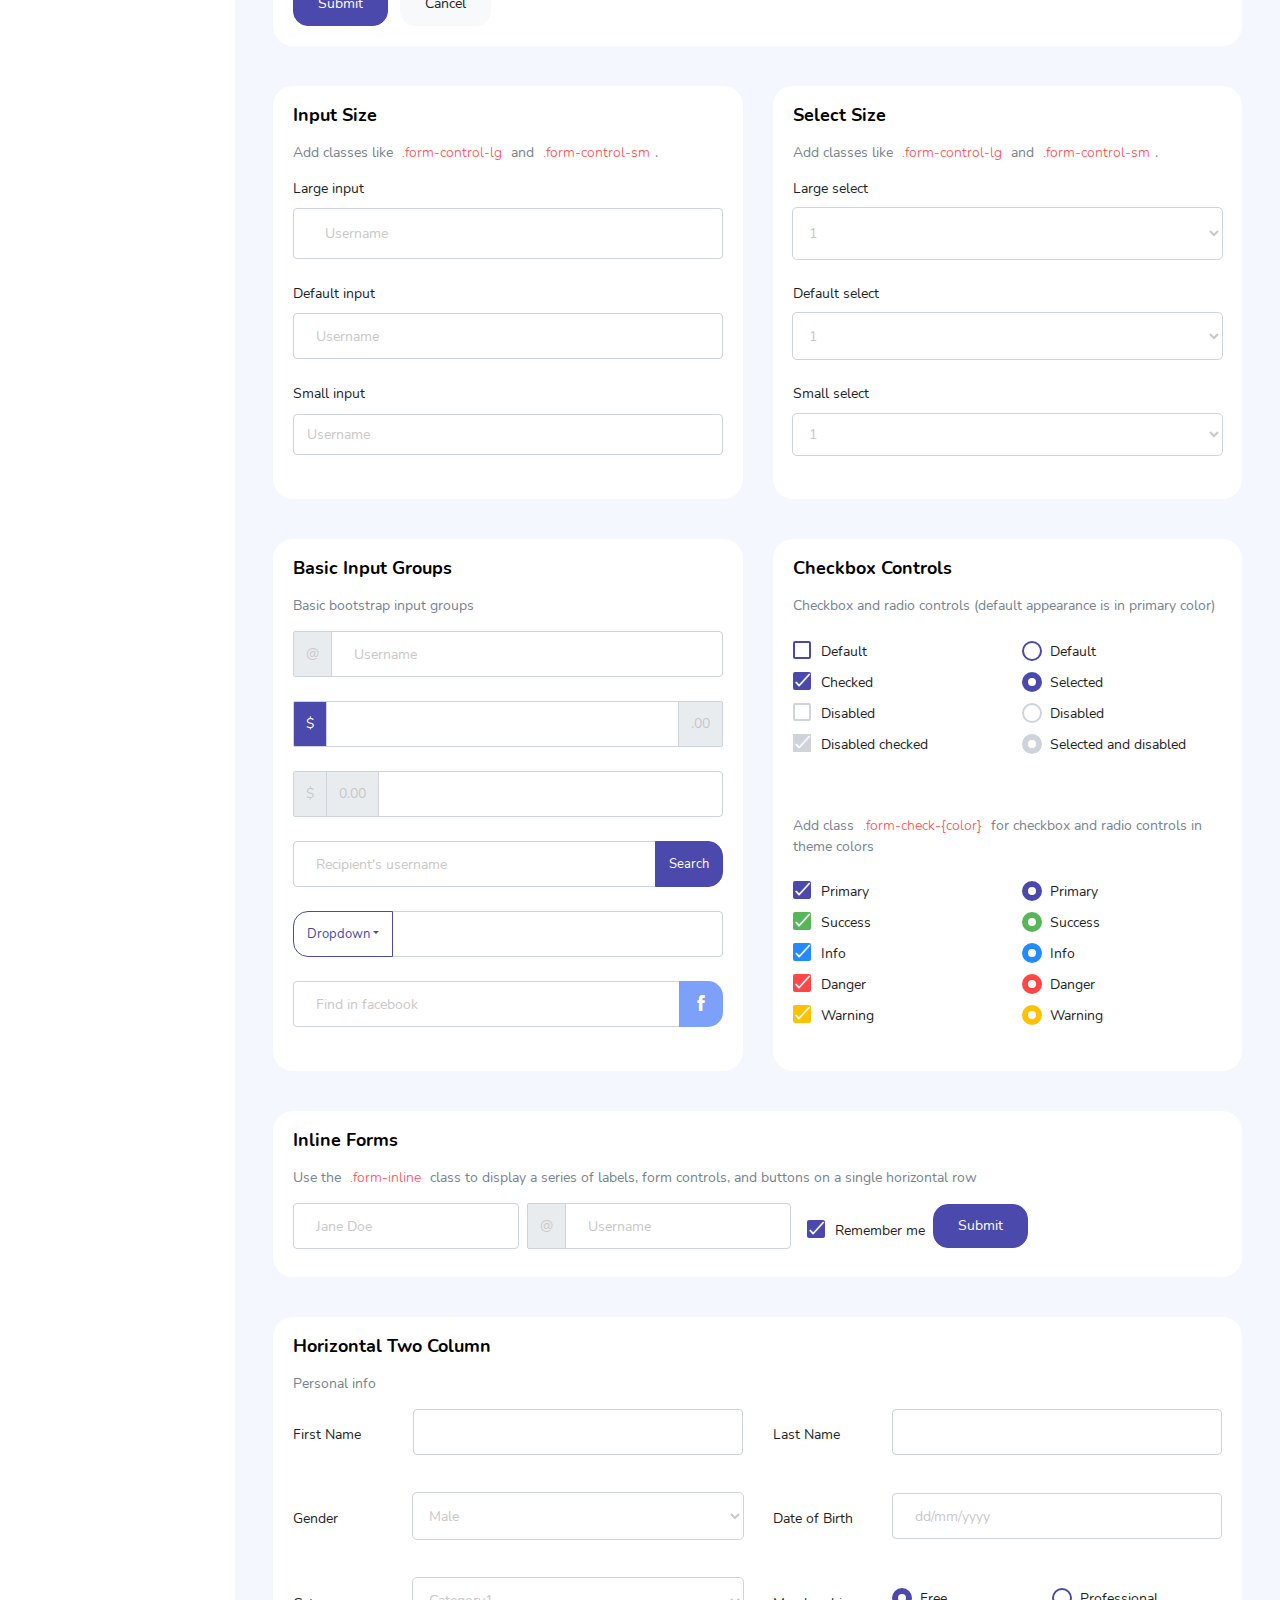
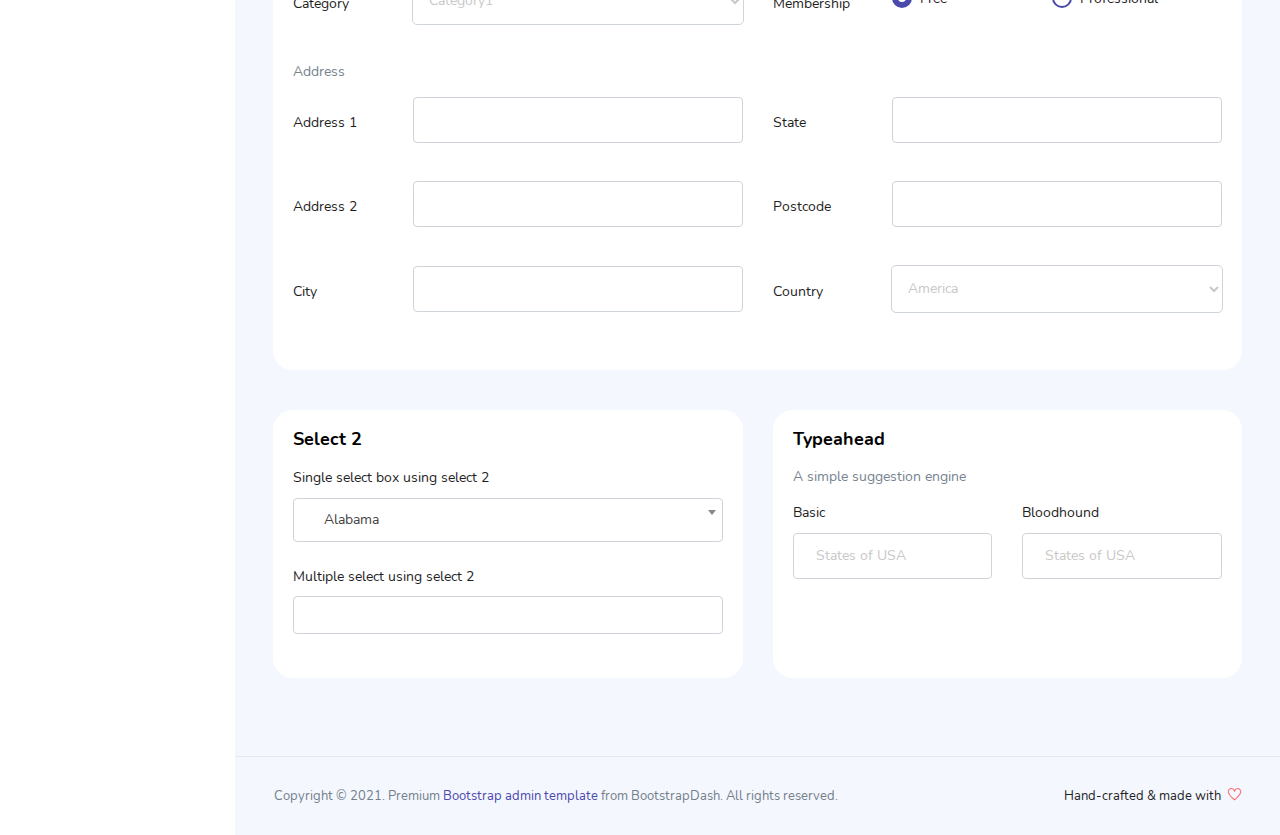
<file: pages/forms/basic_elements.html>
<!DOCTYPE html>
<html lang="en">

<head>
  <!-- Required meta tags -->
  <meta charset="utf-8">
  <meta name="viewport" content="width=device-width, initial-scale=1, shrink-to-fit=no">
  <title>Admin Template </title>
  <!-- plugins:css -->
  <link rel="stylesheet" href="../../vendors/feather/feather.css">
  <link rel="stylesheet" href="../../vendors/ti-icons/css/themify-icons.css">
  <link rel="stylesheet" href="../../vendors/css/vendor.bundle.base.css">
  <!-- endinject -->
  <!-- Plugin css for this page -->
  <link rel="stylesheet" href="../../vendors/select2/select2.min.css">
  <link rel="stylesheet" href="../../vendors/select2-bootstrap-theme/select2-bootstrap.min.css">
  <!-- End plugin css for this page -->
  <!-- inject:css -->
  <link rel="stylesheet" href="../../css/vertical-layout-light/style.css">
  <!-- endinject -->
  <link rel="shortcut icon" href="../../images/favicon.png" />
</head>

<body>
  <div class="container-scroller">
    <!-- partial:../../partials/_navbar.html -->
    <nav class="navbar col-lg-12 col-12 p-0 fixed-top d-flex flex-row">
      <div class="text-center navbar-brand-wrapper d-flex align-items-center justify-content-center">
        <a class="navbar-brand brand-logo mr-5" href="../../index.html"><img src="../../images/logo.svg" class="mr-2" alt="logo"/></a>
        <a class="navbar-brand brand-logo-mini" href="../../index.html"><img src="../../images/logo-mini.svg" alt="logo"/></a>
      </div>
      <div class="navbar-menu-wrapper d-flex align-items-center justify-content-end">
        <button class="navbar-toggler navbar-toggler align-self-center" type="button" data-toggle="minimize">
          <span class="icon-menu"></span>
        </button>
        <ul class="navbar-nav mr-lg-2">
          <li class="nav-item nav-search d-none d-lg-block">
            <div class="input-group">
              <div class="input-group-prepend hover-cursor" id="navbar-search-icon">
                <span class="input-group-text" id="search">
                  <i class="icon-search"></i>
                </span>
              </div>
              <input type="text" class="form-control" id="navbar-search-input" placeholder="Search now" aria-label="search" aria-describedby="search">
            </div>
          </li>
        </ul>
        <ul class="navbar-nav navbar-nav-right">
          <li class="nav-item dropdown">
            <a class="nav-link count-indicator dropdown-toggle" id="notificationDropdown" href="#" data-toggle="dropdown">
              <i class="icon-bell mx-0"></i>
              <span class="count"></span>
            </a>
            <div class="dropdown-menu dropdown-menu-right navbar-dropdown preview-list" aria-labelledby="notificationDropdown">
              <p class="mb-0 font-weight-normal float-left dropdown-header">Notifications</p>
              <a class="dropdown-item preview-item">
                <div class="preview-thumbnail">
                  <div class="preview-icon bg-success">
                    <i class="ti-info-alt mx-0"></i>
                  </div>
                </div>
                <div class="preview-item-content">
                  <h6 class="preview-subject font-weight-normal">Application Error</h6>
                  <p class="font-weight-light small-text mb-0 text-muted">
                    Just now
                  </p>
                </div>
              </a>
              <a class="dropdown-item preview-item">
                <div class="preview-thumbnail">
                  <div class="preview-icon bg-warning">
                    <i class="ti-settings mx-0"></i>
                  </div>
                </div>
                <div class="preview-item-content">
                  <h6 class="preview-subject font-weight-normal">Settings</h6>
                  <p class="font-weight-light small-text mb-0 text-muted">
                    Private message
                  </p>
                </div>
              </a>
              <a class="dropdown-item preview-item">
                <div class="preview-thumbnail">
                  <div class="preview-icon bg-info">
                    <i class="ti-user mx-0"></i>
                  </div>
                </div>
                <div class="preview-item-content">
                  <h6 class="preview-subject font-weight-normal">New user registration</h6>
                  <p class="font-weight-light small-text mb-0 text-muted">
                    2 days ago
                  </p>
                </div>
              </a>
            </div>
          </li>
          <li class="nav-item nav-profile dropdown">
            <a class="nav-link dropdown-toggle" href="#" data-toggle="dropdown" id="profileDropdown">
              <img src="../../images/faces/face28.jpg" alt="profile"/>
            </a>
            <div class="dropdown-menu dropdown-menu-right navbar-dropdown" aria-labelledby="profileDropdown">
              <a class="dropdown-item">
                <i class="ti-settings text-primary"></i>
                Settings
              </a>
              <a class="dropdown-item">
                <i class="ti-power-off text-primary"></i>
                Logout
              </a>
            </div>
          </li>
          <li class="nav-item nav-settings d-none d-lg-flex">
            <a class="nav-link" href="#">
              <i class="icon-ellipsis"></i>
            </a>
          </li>
        </ul>
        <button class="navbar-toggler navbar-toggler-right d-lg-none align-self-center" type="button" data-toggle="offcanvas">
          <span class="icon-menu"></span>
        </button>
      </div>
    </nav>
    <!-- partial -->
    <div class="container-fluid page-body-wrapper">
      <!-- partial:../../partials/_settings-panel.html -->
      <div class="theme-setting-wrapper">
        <div id="settings-trigger"><i class="ti-settings"></i></div>
        <div id="theme-settings" class="settings-panel">
          <i class="settings-close ti-close"></i>
          <p class="settings-heading">SIDEBAR SKINS</p>
          <div class="sidebar-bg-options selected" id="sidebar-light-theme"><div class="img-ss rounded-circle bg-light border mr-3"></div>Light</div>
          <div class="sidebar-bg-options" id="sidebar-dark-theme"><div class="img-ss rounded-circle bg-dark border mr-3"></div>Dark</div>
          <p class="settings-heading mt-2">HEADER SKINS</p>
          <div class="color-tiles mx-0 px-4">
            <div class="tiles success"></div>
            <div class="tiles warning"></div>
            <div class="tiles danger"></div>
            <div class="tiles info"></div>
            <div class="tiles dark"></div>
            <div class="tiles default"></div>
          </div>
        </div>
      </div>
      <div id="right-sidebar" class="settings-panel">
        <i class="settings-close ti-close"></i>
        <ul class="nav nav-tabs border-top" id="setting-panel" role="tablist">
          <li class="nav-item">
            <a class="nav-link active" id="todo-tab" data-toggle="tab" href="#todo-section" role="tab" aria-controls="todo-section" aria-expanded="true">TO DO LIST</a>
          </li>
          <li class="nav-item">
            <a class="nav-link" id="chats-tab" data-toggle="tab" href="#chats-section" role="tab" aria-controls="chats-section">CHATS</a>
          </li>
        </ul>
        <div class="tab-content" id="setting-content">
          <div class="tab-pane fade show active scroll-wrapper" id="todo-section" role="tabpanel" aria-labelledby="todo-section">
            <div class="add-items d-flex px-3 mb-0">
              <form class="form w-100">
                <div class="form-group d-flex">
                  <input type="text" class="form-control todo-list-input" placeholder="Add To-do">
                  <button type="submit" class="add btn btn-primary todo-list-add-btn" id="add-task">Add</button>
                </div>
              </form>
            </div>
            <div class="list-wrapper px-3">
              <ul class="d-flex flex-column-reverse todo-list">
                <li>
                  <div class="form-check">
                    <label class="form-check-label">
                      <input class="checkbox" type="checkbox">
                      Team review meeting at 3.00 PM
                    </label>
                  </div>
                  <i class="remove ti-close"></i>
                </li>
                <li>
                  <div class="form-check">
                    <label class="form-check-label">
                      <input class="checkbox" type="checkbox">
                      Prepare for presentation
                    </label>
                  </div>
                  <i class="remove ti-close"></i>
                </li>
                <li>
                  <div class="form-check">
                    <label class="form-check-label">
                      <input class="checkbox" type="checkbox">
                      Resolve all the low priority tickets due today
                    </label>
                  </div>
                  <i class="remove ti-close"></i>
                </li>
                <li class="completed">
                  <div class="form-check">
                    <label class="form-check-label">
                      <input class="checkbox" type="checkbox" checked>
                      Schedule meeting for next week
                    </label>
                  </div>
                  <i class="remove ti-close"></i>
                </li>
                <li class="completed">
                  <div class="form-check">
                    <label class="form-check-label">
                      <input class="checkbox" type="checkbox" checked>
                      Project review
                    </label>
                  </div>
                  <i class="remove ti-close"></i>
                </li>
              </ul>
            </div>
            <h4 class="px-3 text-muted mt-5 font-weight-light mb-0">Events</h4>
            <div class="events pt-4 px-3">
              <div class="wrapper d-flex mb-2">
                <i class="ti-control-record text-primary mr-2"></i>
                <span>Feb 11 2018</span>
              </div>
              <p class="mb-0 font-weight-thin text-gray">Creating component page build a js</p>
              <p class="text-gray mb-0">The total number of sessions</p>
            </div>
            <div class="events pt-4 px-3">
              <div class="wrapper d-flex mb-2">
                <i class="ti-control-record text-primary mr-2"></i>
                <span>Feb 7 2018</span>
              </div>
              <p class="mb-0 font-weight-thin text-gray">Meeting with Alisa</p>
              <p class="text-gray mb-0 ">Call Sarah Graves</p>
            </div>
          </div>
          <!-- To do section tab ends -->
          <div class="tab-pane fade" id="chats-section" role="tabpanel" aria-labelledby="chats-section">
            <div class="d-flex align-items-center justify-content-between border-bottom">
              <p class="settings-heading border-top-0 mb-3 pl-3 pt-0 border-bottom-0 pb-0">Friends</p>
              <small class="settings-heading border-top-0 mb-3 pt-0 border-bottom-0 pb-0 pr-3 font-weight-normal">See All</small>
            </div>
            <ul class="chat-list">
              <li class="list active">
                <div class="profile"><img src="../../images/faces/face1.jpg" alt="image"><span class="online"></span></div>
                <div class="info">
                  <p>Thomas Douglas</p>
                  <p>Available</p>
                </div>
                <small class="text-muted my-auto">19 min</small>
              </li>
              <li class="list">
                <div class="profile"><img src="../../images/faces/face2.jpg" alt="image"><span class="offline"></span></div>
                <div class="info">
                  <div class="wrapper d-flex">
                    <p>Catherine</p>
                  </div>
                  <p>Away</p>
                </div>
                <div class="badge badge-success badge-pill my-auto mx-2">4</div>
                <small class="text-muted my-auto">23 min</small>
              </li>
              <li class="list">
                <div class="profile"><img src="../../images/faces/face3.jpg" alt="image"><span class="online"></span></div>
                <div class="info">
                  <p>Daniel Russell</p>
                  <p>Available</p>
                </div>
                <small class="text-muted my-auto">14 min</small>
              </li>
              <li class="list">
                <div class="profile"><img src="../../images/faces/face4.jpg" alt="image"><span class="offline"></span></div>
                <div class="info">
                  <p>James Richardson</p>
                  <p>Away</p>
                </div>
                <small class="text-muted my-auto">2 min</small>
              </li>
              <li class="list">
                <div class="profile"><img src="../../images/faces/face5.jpg" alt="image"><span class="online"></span></div>
                <div class="info">
                  <p>Madeline Kennedy</p>
                  <p>Available</p>
                </div>
                <small class="text-muted my-auto">5 min</small>
              </li>
              <li class="list">
                <div class="profile"><img src="../../images/faces/face6.jpg" alt="image"><span class="online"></span></div>
                <div class="info">
                  <p>Sarah Graves</p>
                  <p>Available</p>
                </div>
                <small class="text-muted my-auto">47 min</small>
              </li>
            </ul>
          </div>
          <!-- chat tab ends -->
        </div>
      </div>
      <!-- partial -->
      <!-- partial:../../partials/_sidebar.html -->
      <nav class="sidebar sidebar-offcanvas" id="sidebar">
        <ul class="nav">
          <li class="nav-item">
            <a class="nav-link" href="../../index.html">
              <i class="icon-grid menu-icon"></i>
              <span class="menu-title">Dashboard</span>
            </a>
          </li>
          <li class="nav-item">
            <a class="nav-link" data-toggle="collapse" href="#ui-basic" aria-expanded="false" aria-controls="ui-basic">
              <i class="icon-layout menu-icon"></i>
              <span class="menu-title">UI Elements</span>
              <i class="menu-arrow"></i>
            </a>
            <div class="collapse" id="ui-basic">
              <ul class="nav flex-column sub-menu">
                <li class="nav-item"> <a class="nav-link" href="../../pages/ui-features/buttons.html">Buttons</a></li>
                <li class="nav-item"> <a class="nav-link" href="../../pages/ui-features/dropdowns.html">Dropdowns</a></li>
                <li class="nav-item"> <a class="nav-link" href="../../pages/ui-features/typography.html">Typography</a></li>
              </ul>
            </div>
          </li>
          <li class="nav-item">
            <a class="nav-link" data-toggle="collapse" href="#form-elements" aria-expanded="false" aria-controls="form-elements">
              <i class="icon-columns menu-icon"></i>
              <span class="menu-title">Form elements</span>
              <i class="menu-arrow"></i>
            </a>
            <div class="collapse" id="form-elements">
              <ul class="nav flex-column sub-menu">
                <li class="nav-item"><a class="nav-link" href="../../pages/forms/basic_elements.html">Basic Elements</a></li>
              </ul>
            </div>
          </li>
          <li class="nav-item">
            <a class="nav-link" data-toggle="collapse" href="#charts" aria-expanded="false" aria-controls="charts">
              <i class="icon-bar-graph menu-icon"></i>
              <span class="menu-title">Charts</span>
              <i class="menu-arrow"></i>
            </a>
            <div class="collapse" id="charts">
              <ul class="nav flex-column sub-menu">
                <li class="nav-item"> <a class="nav-link" href="../../pages/charts/chartjs.html">ChartJs</a></li>
              </ul>
            </div>
          </li>
          <li class="nav-item">
            <a class="nav-link" data-toggle="collapse" href="#tables" aria-expanded="false" aria-controls="tables">
              <i class="icon-grid-2 menu-icon"></i>
              <span class="menu-title">Tables</span>
              <i class="menu-arrow"></i>
            </a>
            <div class="collapse" id="tables">
              <ul class="nav flex-column sub-menu">
                <li class="nav-item"> <a class="nav-link" href="../../pages/tables/basic-table.html">Basic table</a></li>
              </ul>
            </div>
          </li>
          <li class="nav-item">
            <a class="nav-link" data-toggle="collapse" href="#icons" aria-expanded="false" aria-controls="icons">
              <i class="icon-contract menu-icon"></i>
              <span class="menu-title">Icons</span>
              <i class="menu-arrow"></i>
            </a>
            <div class="collapse" id="icons">
              <ul class="nav flex-column sub-menu">
                <li class="nav-item"> <a class="nav-link" href="../../pages/icons/mdi.html">Mdi icons</a></li>
              </ul>
            </div>
          </li>
          <li class="nav-item">
            <a class="nav-link" data-toggle="collapse" href="#auth" aria-expanded="false" aria-controls="auth">
              <i class="icon-head menu-icon"></i>
              <span class="menu-title">User Pages</span>
              <i class="menu-arrow"></i>
            </a>
            <div class="collapse" id="auth">
              <ul class="nav flex-column sub-menu">
                <li class="nav-item"> <a class="nav-link" href="../../pages/samples/login.html"> Login </a></li>
                <li class="nav-item"> <a class="nav-link" href="../../pages/samples/register.html"> Register </a></li>
              </ul>
            </div>
          </li>
          <li class="nav-item">
            <a class="nav-link" data-toggle="collapse" href="#error" aria-expanded="false" aria-controls="error">
              <i class="icon-ban menu-icon"></i>
              <span class="menu-title">Error pages</span>
              <i class="menu-arrow"></i>
            </a>
            <div class="collapse" id="error">
              <ul class="nav flex-column sub-menu">
                <li class="nav-item"> <a class="nav-link" href="../../pages/samples/error-404.html"> 404 </a></li>
                <li class="nav-item"> <a class="nav-link" href="../../pages/samples/error-500.html"> 500 </a></li>
              </ul>
            </div>
          </li>
          <li class="nav-item">
            <a class="nav-link" href="../../pages/documentation/documentation.html">
              <i class="icon-paper menu-icon"></i>
              <span class="menu-title">Documentation</span>
            </a>
          </li>
        </ul>
      </nav>
      <!-- partial -->
      <div class="main-panel">        
        <div class="content-wrapper">
          <div class="row">
            <div class="col-md-6 grid-margin stretch-card">
              <div class="card">
                <div class="card-body">
                  <h4 class="card-title">Default form</h4>
                  <p class="card-description">
                    Basic form layout
                  </p>
                  <form class="forms-sample">
                    <div class="form-group">
                      <label for="exampleInputUsername1">Username</label>
                      <input type="text" class="form-control" id="exampleInputUsername1" placeholder="Username">
                    </div>
                    <div class="form-group">
                      <label for="exampleInputEmail1">Email address</label>
                      <input type="email" class="form-control" id="exampleInputEmail1" placeholder="Email">
                    </div>
                    <div class="form-group">
                      <label for="exampleInputPassword1">Password</label>
                      <input type="password" class="form-control" id="exampleInputPassword1" placeholder="Password">
                    </div>
                    <div class="form-group">
                      <label for="exampleInputConfirmPassword1">Confirm Password</label>
                      <input type="password" class="form-control" id="exampleInputConfirmPassword1" placeholder="Password">
                    </div>
                    <div class="form-check form-check-flat form-check-primary">
                      <label class="form-check-label">
                        <input type="checkbox" class="form-check-input">
                        Remember me
                      </label>
                    </div>
                    <button type="submit" class="btn btn-primary mr-2">Submit</button>
                    <button class="btn btn-light">Cancel</button>
                  </form>
                </div>
              </div>
            </div>
            <div class="col-md-6 grid-margin stretch-card">
              <div class="card">
                <div class="card-body">
                  <h4 class="card-title">Horizontal Form</h4>
                  <p class="card-description">
                    Horizontal form layout
                  </p>
                  <form class="forms-sample">
                    <div class="form-group row">
                      <label for="exampleInputUsername2" class="col-sm-3 col-form-label">Email</label>
                      <div class="col-sm-9">
                        <input type="text" class="form-control" id="exampleInputUsername2" placeholder="Username">
                      </div>
                    </div>
                    <div class="form-group row">
                      <label for="exampleInputEmail2" class="col-sm-3 col-form-label">Email</label>
                      <div class="col-sm-9">
                        <input type="email" class="form-control" id="exampleInputEmail2" placeholder="Email">
                      </div>
                    </div>
                    <div class="form-group row">
                      <label for="exampleInputMobile" class="col-sm-3 col-form-label">Mobile</label>
                      <div class="col-sm-9">
                        <input type="text" class="form-control" id="exampleInputMobile" placeholder="Mobile number">
                      </div>
                    </div>
                    <div class="form-group row">
                      <label for="exampleInputPassword2" class="col-sm-3 col-form-label">Password</label>
                      <div class="col-sm-9">
                        <input type="password" class="form-control" id="exampleInputPassword2" placeholder="Password">
                      </div>
                    </div>
                    <div class="form-group row">
                      <label for="exampleInputConfirmPassword2" class="col-sm-3 col-form-label">Re Password</label>
                      <div class="col-sm-9">
                        <input type="password" class="form-control" id="exampleInputConfirmPassword2" placeholder="Password">
                      </div>
                    </div>
                    <div class="form-check form-check-flat form-check-primary">
                      <label class="form-check-label">
                        <input type="checkbox" class="form-check-input">
                        Remember me
                      </label>
                    </div>
                    <button type="submit" class="btn btn-primary mr-2">Submit</button>
                    <button class="btn btn-light">Cancel</button>
                  </form>
                </div>
              </div>
            </div>
            <div class="col-12 grid-margin stretch-card">
              <div class="card">
                <div class="card-body">
                  <h4 class="card-title">Basic form elements</h4>
                  <p class="card-description">
                    Basic form elements
                  </p>
                  <form class="forms-sample">
                    <div class="form-group">
                      <label for="exampleInputName1">Name</label>
                      <input type="text" class="form-control" id="exampleInputName1" placeholder="Name">
                    </div>
                    <div class="form-group">
                      <label for="exampleInputEmail3">Email address</label>
                      <input type="email" class="form-control" id="exampleInputEmail3" placeholder="Email">
                    </div>
                    <div class="form-group">
                      <label for="exampleInputPassword4">Password</label>
                      <input type="password" class="form-control" id="exampleInputPassword4" placeholder="Password">
                    </div>
                    <div class="form-group">
                      <label for="exampleSelectGender">Gender</label>
                        <select class="form-control" id="exampleSelectGender">
                          <option>Male</option>
                          <option>Female</option>
                        </select>
                      </div>
                    <div class="form-group">
                      <label>File upload</label>
                      <input type="file" name="img[]" class="file-upload-default">
                      <div class="input-group col-xs-12">
                        <input type="text" class="form-control file-upload-info" disabled placeholder="Upload Image">
                        <span class="input-group-append">
                          <button class="file-upload-browse btn btn-primary" type="button">Upload</button>
                        </span>
                      </div>
                    </div>
                    <div class="form-group">
                      <label for="exampleInputCity1">City</label>
                      <input type="text" class="form-control" id="exampleInputCity1" placeholder="Location">
                    </div>
                    <div class="form-group">
                      <label for="exampleTextarea1">Textarea</label>
                      <textarea class="form-control" id="exampleTextarea1" rows="4"></textarea>
                    </div>
                    <button type="submit" class="btn btn-primary mr-2">Submit</button>
                    <button class="btn btn-light">Cancel</button>
                  </form>
                </div>
              </div>
            </div>
            <div class="col-md-6 grid-margin stretch-card">
              <div class="card">
                <div class="card-body">
                  <h4 class="card-title">Input size</h4>
                  <p class="card-description">
                    Add classes like <code>.form-control-lg</code> and <code>.form-control-sm</code>.
                  </p>
                  <div class="form-group">
                    <label>Large input</label>
                    <input type="text" class="form-control form-control-lg" placeholder="Username" aria-label="Username">
                  </div>
                  <div class="form-group">
                    <label>Default input</label>
                    <input type="text" class="form-control" placeholder="Username" aria-label="Username">
                  </div>
                  <div class="form-group">
                    <label>Small input</label>
                    <input type="text" class="form-control form-control-sm" placeholder="Username" aria-label="Username">
                  </div>
                </div>
              </div>
            </div>
            <div class="col-md-6 grid-margin stretch-card">
              <div class="card">
                <div class="card-body">
                  <h4 class="card-title">Select size</h4>
                  <p class="card-description">
                    Add classes like <code>.form-control-lg</code> and <code>.form-control-sm</code>.                    
                  </p>
                  <div class="form-group">
                    <label for="exampleFormControlSelect1">Large select</label>
                    <select class="form-control form-control-lg" id="exampleFormControlSelect1">
                      <option>1</option>
                      <option>2</option>
                      <option>3</option>
                      <option>4</option>
                      <option>5</option>
                    </select>
                  </div>
                  <div class="form-group">
                    <label for="exampleFormControlSelect2">Default select</label>
                    <select class="form-control" id="exampleFormControlSelect2">
                      <option>1</option>
                      <option>2</option>
                      <option>3</option>
                      <option>4</option>
                      <option>5</option>
                    </select>
                  </div>
                  <div class="form-group">
                    <label for="exampleFormControlSelect3">Small select</label>
                    <select class="form-control form-control-sm" id="exampleFormControlSelect3">
                      <option>1</option>
                      <option>2</option>
                      <option>3</option>
                      <option>4</option>
                      <option>5</option>
                    </select>
                  </div>
                </div>
              </div>
            </div>
            <div class="col-md-6 grid-margin stretch-card">
              <div class="card">
                <div class="card-body">
                  <h4 class="card-title">Basic input groups</h4>
                  <p class="card-description">
                    Basic bootstrap input groups
                  </p>
                  <div class="form-group">
                    <div class="input-group">
                      <div class="input-group-prepend">
                        <span class="input-group-text">@</span>
                      </div>
                      <input type="text" class="form-control" placeholder="Username" aria-label="Username">
                    </div>
                  </div>
                  <div class="form-group">
                    <div class="input-group">
                      <div class="input-group-prepend">
                        <span class="input-group-text bg-primary text-white">$</span>
                      </div>
                      <input type="text" class="form-control" aria-label="Amount (to the nearest dollar)">
                      <div class="input-group-append">
                        <span class="input-group-text">.00</span>
                      </div>
                    </div>
                  </div>
                  <div class="form-group">
                    <div class="input-group">
                      <div class="input-group-prepend">
                        <span class="input-group-text">$</span>
                      </div>
                      <div class="input-group-prepend">
                        <span class="input-group-text">0.00</span>
                      </div>
                      <input type="text" class="form-control" aria-label="Amount (to the nearest dollar)">
                    </div>
                  </div>
                  <div class="form-group">
                    <div class="input-group">
                      <input type="text" class="form-control" placeholder="Recipient's username" aria-label="Recipient's username">
                      <div class="input-group-append">
                        <button class="btn btn-sm btn-primary" type="button">Search</button>
                      </div>
                    </div>
                  </div>
                  <div class="form-group">
                    <div class="input-group">
                      <div class="input-group-prepend">
                        <button class="btn btn-sm btn-outline-primary dropdown-toggle" type="button" data-toggle="dropdown" aria-haspopup="true" aria-expanded="false">Dropdown</button>
                        <div class="dropdown-menu">
                          <a class="dropdown-item" href="#">Action</a>
                          <a class="dropdown-item" href="#">Another action</a>
                          <a class="dropdown-item" href="#">Something else here</a>
                          <div role="separator" class="dropdown-divider"></div>
                          <a class="dropdown-item" href="#">Separated link</a>
                        </div>
                      </div>
                      <input type="text" class="form-control" aria-label="Text input with dropdown button">
                    </div>
                  </div>
                  <div class="form-group">
                    <div class="input-group">
                      <input type="text" class="form-control" placeholder="Find in facebook" aria-label="Recipient's username">
                      <div class="input-group-append">
                        <button class="btn btn-sm btn-facebook" type="button">
                          <i class="ti-facebook"></i>
                        </button>
                      </div>
                    </div>
                  </div>
                </div>
              </div>
            </div>
            <div class="col-md-6 grid-margin stretch-card">
              <div class="card">
                <div class="card-body">
                  <h4 class="card-title">Checkbox Controls</h4>
                  <p class="card-description">Checkbox and radio controls (default appearance is in primary color)</p>
                  <form>
                    <div class="row">
                      <div class="col-md-6">
                        <div class="form-group">
                          <div class="form-check">
                            <label class="form-check-label">
                              <input type="checkbox" class="form-check-input">
                              Default
                            </label>
                          </div>
                          <div class="form-check">
                            <label class="form-check-label">
                              <input type="checkbox" class="form-check-input" checked>
                              Checked
                            </label>
                          </div>
                          <div class="form-check">
                            <label class="form-check-label">
                              <input type="checkbox" class="form-check-input" disabled>
                              Disabled
                            </label>
                          </div>
                          <div class="form-check">
                            <label class="form-check-label">
                              <input type="checkbox" class="form-check-input" disabled checked>
                              Disabled checked
                            </label>
                          </div>
                        </div>
                      </div>
                      <div class="col-md-6">
                        <div class="form-group">
                          <div class="form-check">
                            <label class="form-check-label">
                              <input type="radio" class="form-check-input" name="optionsRadios" id="optionsRadios1" value="">
                              Default
                            </label>
                          </div>
                          <div class="form-check">
                            <label class="form-check-label">
                              <input type="radio" class="form-check-input" name="optionsRadios" id="optionsRadios2" value="option2" checked>
                              Selected
                            </label>
                          </div>
                          <div class="form-check">
                            <label class="form-check-label">
                              <input type="radio" class="form-check-input" name="optionsRadios2" id="optionsRadios3" value="option3" disabled>
                              Disabled
                            </label>
                          </div>
                          <div class="form-check">
                            <label class="form-check-label">
                              <input type="radio" class="form-check-input" name="optionsRadio2" id="optionsRadios4" value="option4" disabled checked>
                              Selected and disabled
                            </label>
                          </div>
                        </div>
                      </div>
                    </div>
                  </form>
                </div>
                <div class="card-body">
                  <p class="card-description">Add class <code>.form-check-{color}</code> for checkbox and radio controls in theme colors</p>
                  <form>
                    <div class="row">
                      <div class="col-md-6">
                        <div class="form-group">
                          <div class="form-check form-check-primary">
                            <label class="form-check-label">
                              <input type="checkbox" class="form-check-input" checked>
                              Primary
                            </label>
                          </div>
                          <div class="form-check form-check-success">
                            <label class="form-check-label">
                              <input type="checkbox" class="form-check-input" checked>
                              Success
                            </label>
                          </div>
                          <div class="form-check form-check-info">
                            <label class="form-check-label">
                              <input type="checkbox" class="form-check-input" checked>
                              Info
                            </label>
                          </div>
                          <div class="form-check form-check-danger">
                            <label class="form-check-label">
                              <input type="checkbox" class="form-check-input" checked>
                              Danger
                            </label>
                          </div>
                          <div class="form-check form-check-warning">
                            <label class="form-check-label">
                              <input type="checkbox" class="form-check-input" checked>
                              Warning
                            </label>
                          </div>
                        </div>
                      </div>
                      <div class="col-md-6">
                        <div class="form-group">
                          <div class="form-check form-check-primary">
                            <label class="form-check-label">
                              <input type="radio" class="form-check-input" name="ExampleRadio1" id="ExampleRadio1" checked>
                              Primary
                            </label>
                          </div>
                          <div class="form-check form-check-success">
                            <label class="form-check-label">
                              <input type="radio" class="form-check-input" name="ExampleRadio2" id="ExampleRadio2" checked>
                              Success
                            </label>
                          </div>
                          <div class="form-check form-check-info">
                            <label class="form-check-label">
                              <input type="radio" class="form-check-input" name="ExampleRadio3" id="ExampleRadio3" checked>
                              Info
                            </label>
                          </div>
                          <div class="form-check form-check-danger">
                            <label class="form-check-label">
                              <input type="radio" class="form-check-input" name="ExampleRadio4" id="ExampleRadio4" checked>
                              Danger
                            </label>
                          </div>
                          <div class="form-check form-check-warning">
                            <label class="form-check-label">
                              <input type="radio" class="form-check-input" name="ExampleRadio5" id="ExampleRadio5" checked>
                              Warning
                            </label>
                          </div>
                        </div>
                      </div>
                    </div>
                  </form>
                </div>
              </div>
            </div>
            <div class="col-12 grid-margin stretch-card">
              <div class="card">
                <div class="card-body">
                  <h4 class="card-title">Inline forms</h4>
                  <p class="card-description">
                    Use the <code>.form-inline</code> class to display a series of labels, form controls, and buttons on a single horizontal row
                  </p>
                  <form class="form-inline">
                    <label class="sr-only" for="inlineFormInputName2">Name</label>
                    <input type="text" class="form-control mb-2 mr-sm-2" id="inlineFormInputName2" placeholder="Jane Doe">
                  
                    <label class="sr-only" for="inlineFormInputGroupUsername2">Username</label>
                    <div class="input-group mb-2 mr-sm-2">
                      <div class="input-group-prepend">
                        <div class="input-group-text">@</div>
                      </div>
                      <input type="text" class="form-control" id="inlineFormInputGroupUsername2" placeholder="Username">
                    </div>
                    <div class="form-check mx-sm-2">
                      <label class="form-check-label">
                        <input type="checkbox" class="form-check-input" checked>
                        Remember me
                      </label>
                    </div>
                    <button type="submit" class="btn btn-primary mb-2">Submit</button>
                  </form>
                </div>
              </div>
            </div>
            <div class="col-12 grid-margin">
              <div class="card">
                <div class="card-body">
                  <h4 class="card-title">Horizontal Two column</h4>
                  <form class="form-sample">
                    <p class="card-description">
                      Personal info
                    </p>
                    <div class="row">
                      <div class="col-md-6">
                        <div class="form-group row">
                          <label class="col-sm-3 col-form-label">First Name</label>
                          <div class="col-sm-9">
                            <input type="text" class="form-control" />
                          </div>
                        </div>
                      </div>
                      <div class="col-md-6">
                        <div class="form-group row">
                          <label class="col-sm-3 col-form-label">Last Name</label>
                          <div class="col-sm-9">
                            <input type="text" class="form-control" />
                          </div>
                        </div>
                      </div>
                    </div>
                    <div class="row">
                      <div class="col-md-6">
                        <div class="form-group row">
                          <label class="col-sm-3 col-form-label">Gender</label>
                          <div class="col-sm-9">
                            <select class="form-control">
                              <option>Male</option>
                              <option>Female</option>
                            </select>
                          </div>
                        </div>
                      </div>
                      <div class="col-md-6">
                        <div class="form-group row">
                          <label class="col-sm-3 col-form-label">Date of Birth</label>
                          <div class="col-sm-9">
                            <input class="form-control" placeholder="dd/mm/yyyy"/>
                          </div>
                        </div>
                      </div>
                    </div>
                    <div class="row">
                      <div class="col-md-6">
                        <div class="form-group row">
                          <label class="col-sm-3 col-form-label">Category</label>
                          <div class="col-sm-9">
                            <select class="form-control">
                              <option>Category1</option>
                              <option>Category2</option>
                              <option>Category3</option>
                              <option>Category4</option>
                            </select>
                          </div>
                        </div>
                      </div>
                      <div class="col-md-6">
                        <div class="form-group row">
                          <label class="col-sm-3 col-form-label">Membership</label>
                          <div class="col-sm-4">
                            <div class="form-check">
                              <label class="form-check-label">
                                <input type="radio" class="form-check-input" name="membershipRadios" id="membershipRadios1" value="" checked>
                                Free
                              </label>
                            </div>
                          </div>
                          <div class="col-sm-5">
                            <div class="form-check">
                              <label class="form-check-label">
                                <input type="radio" class="form-check-input" name="membershipRadios" id="membershipRadios2" value="option2">
                                Professional
                              </label>
                            </div>
                          </div>
                        </div>
                      </div>
                    </div>
                    <p class="card-description">
                      Address
                    </p>
                    <div class="row">
                      <div class="col-md-6">
                        <div class="form-group row">
                          <label class="col-sm-3 col-form-label">Address 1</label>
                          <div class="col-sm-9">
                            <input type="text" class="form-control" />
                          </div>
                        </div>
                      </div>
                      <div class="col-md-6">
                        <div class="form-group row">
                          <label class="col-sm-3 col-form-label">State</label>
                          <div class="col-sm-9">
                            <input type="text" class="form-control" />
                          </div>
                        </div>
                      </div>
                    </div>
                    <div class="row">
                      <div class="col-md-6">
                        <div class="form-group row">
                          <label class="col-sm-3 col-form-label">Address 2</label>
                          <div class="col-sm-9">
                            <input type="text" class="form-control" />
                          </div>
                        </div>
                      </div>
                      <div class="col-md-6">
                        <div class="form-group row">
                          <label class="col-sm-3 col-form-label">Postcode</label>
                          <div class="col-sm-9">
                            <input type="text" class="form-control" />
                          </div>
                        </div>
                      </div>
                    </div>
                    <div class="row">
                      <div class="col-md-6">
                        <div class="form-group row">
                          <label class="col-sm-3 col-form-label">City</label>
                          <div class="col-sm-9">
                            <input type="text" class="form-control" />
                          </div>
                        </div>
                      </div>
                      <div class="col-md-6">
                        <div class="form-group row">
                          <label class="col-sm-3 col-form-label">Country</label>
                          <div class="col-sm-9">
                            <select class="form-control">
                              <option>America</option>
                              <option>Italy</option>
                              <option>Russia</option>
                              <option>Britain</option>
                            </select>
                          </div>
                        </div>
                      </div>
                    </div>
                  </form>
                </div>
              </div>
            </div>
            <div class="col-md-6 grid-margin stretch-card">
              <div class="card">
                <div class="card-body">
                  <h4 class="card-title">Select 2</h4>
                  <div class="form-group">
                    <label>Single select box using select 2</label>
                    <select class="js-example-basic-single w-100">
                      <option value="AL">Alabama</option>
                      <option value="WY">Wyoming</option>
                      <option value="AM">America</option>
                      <option value="CA">Canada</option>
                      <option value="RU">Russia</option>
                    </select>
                  </div>
                  <div class="form-group">
                    <label>Multiple select using select 2</label>
                    <select class="js-example-basic-multiple w-100" multiple="multiple">
                      <option value="AL">Alabama</option>
                      <option value="WY">Wyoming</option>
                      <option value="AM">America</option>
                      <option value="CA">Canada</option>
                      <option value="RU">Russia</option>
                    </select>
                  </div>
                </div>
              </div>
            </div>
            <div class="col-md-6 grid-margin stretch-card">
              <div class="card">
                <div class="card-body">
                  <h4 class="card-title">Typeahead</h4>
                  <p class="card-description">
                    A simple suggestion engine
                  </p>
                  <div class="form-group row">
                    <div class="col">
                      <label>Basic</label>
                      <div id="the-basics">
                        <input class="typeahead" type="text" placeholder="States of USA">
                      </div>
                    </div>
                    <div class="col">
                      <label>Bloodhound</label>
                      <div id="bloodhound">
                        <input class="typeahead" type="text" placeholder="States of USA">
                      </div>
                    </div>
                  </div>
                </div>
              </div>
            </div>
          </div>
        </div>
        <!-- content-wrapper ends -->
        <!-- partial:../../partials/_footer.html -->
        <footer class="footer">
          <div class="d-sm-flex justify-content-center justify-content-sm-between">
            <span class="text-muted text-center text-sm-left d-block d-sm-inline-block">Copyright © 2021.  Premium <a href="https://www.bootstrapdash.com/" target="_blank">Bootstrap admin template</a> from BootstrapDash. All rights reserved.</span>
            <span class="float-none float-sm-right d-block mt-1 mt-sm-0 text-center">Hand-crafted & made with <i class="ti-heart text-danger ml-1"></i></span>
          </div>
        </footer>
        <!-- partial -->
      </div>
      <!-- main-panel ends -->
    </div>
    <!-- page-body-wrapper ends -->
  </div>
  <!-- container-scroller -->
  <!-- plugins:js -->
  <script src="../../vendors/js/vendor.bundle.base.js"></script>
  <!-- endinject -->
  <!-- Plugin js for this page -->
  <script src="../../vendors/typeahead.js/typeahead.bundle.min.js"></script>
  <script src="../../vendors/select2/select2.min.js"></script>
  <!-- End plugin js for this page -->
  <!-- inject:js -->
  <script src="../../js/off-canvas.js"></script>
  <script src="../../js/hoverable-collapse.js"></script>
  <script src="../../js/template.js"></script>
  <script src="../../js/settings.js"></script>
  <script src="../../js/todolist.js"></script>
  <!-- endinject -->
  <!-- Custom js for this page-->
  <script src="../../js/file-upload.js"></script>
  <script src="../../js/typeahead.js"></script>
  <script src="../../js/select2.js"></script>
  <!-- End custom js for this page-->
</body>

</html>
</file>
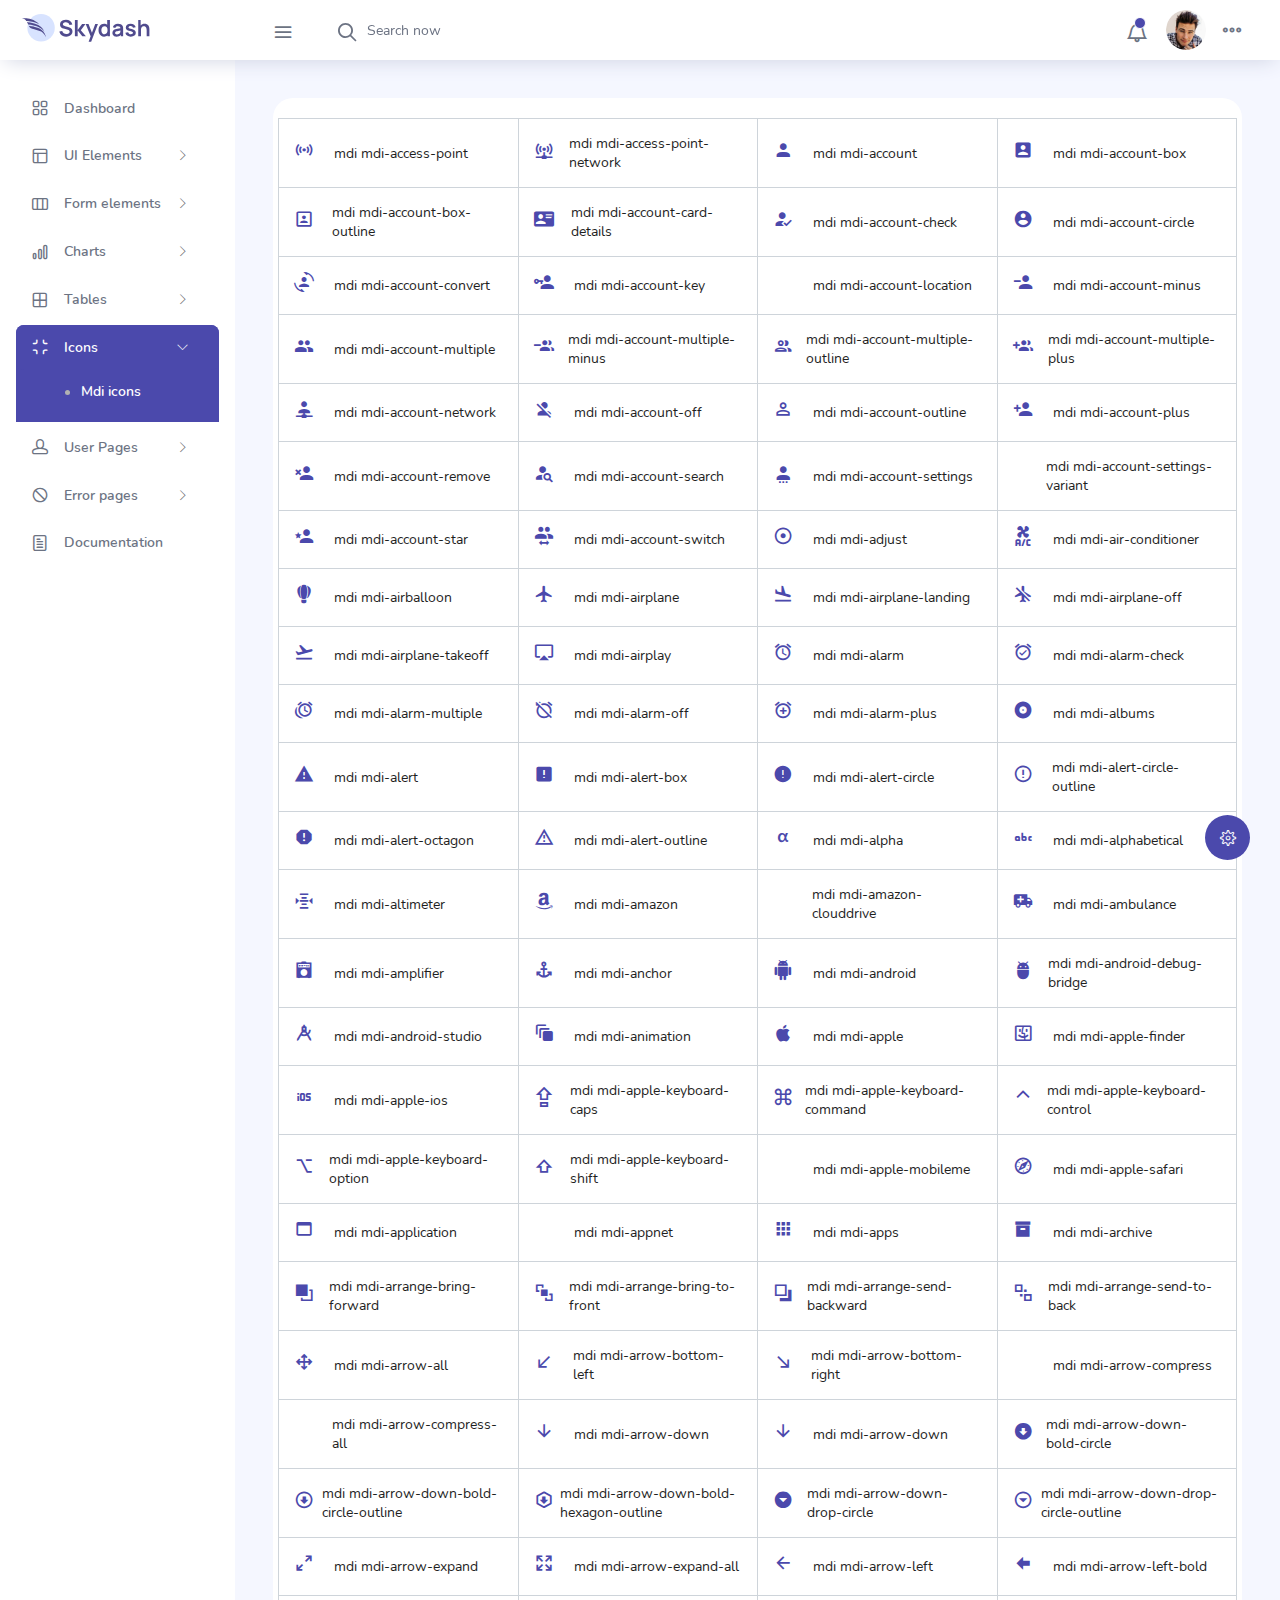
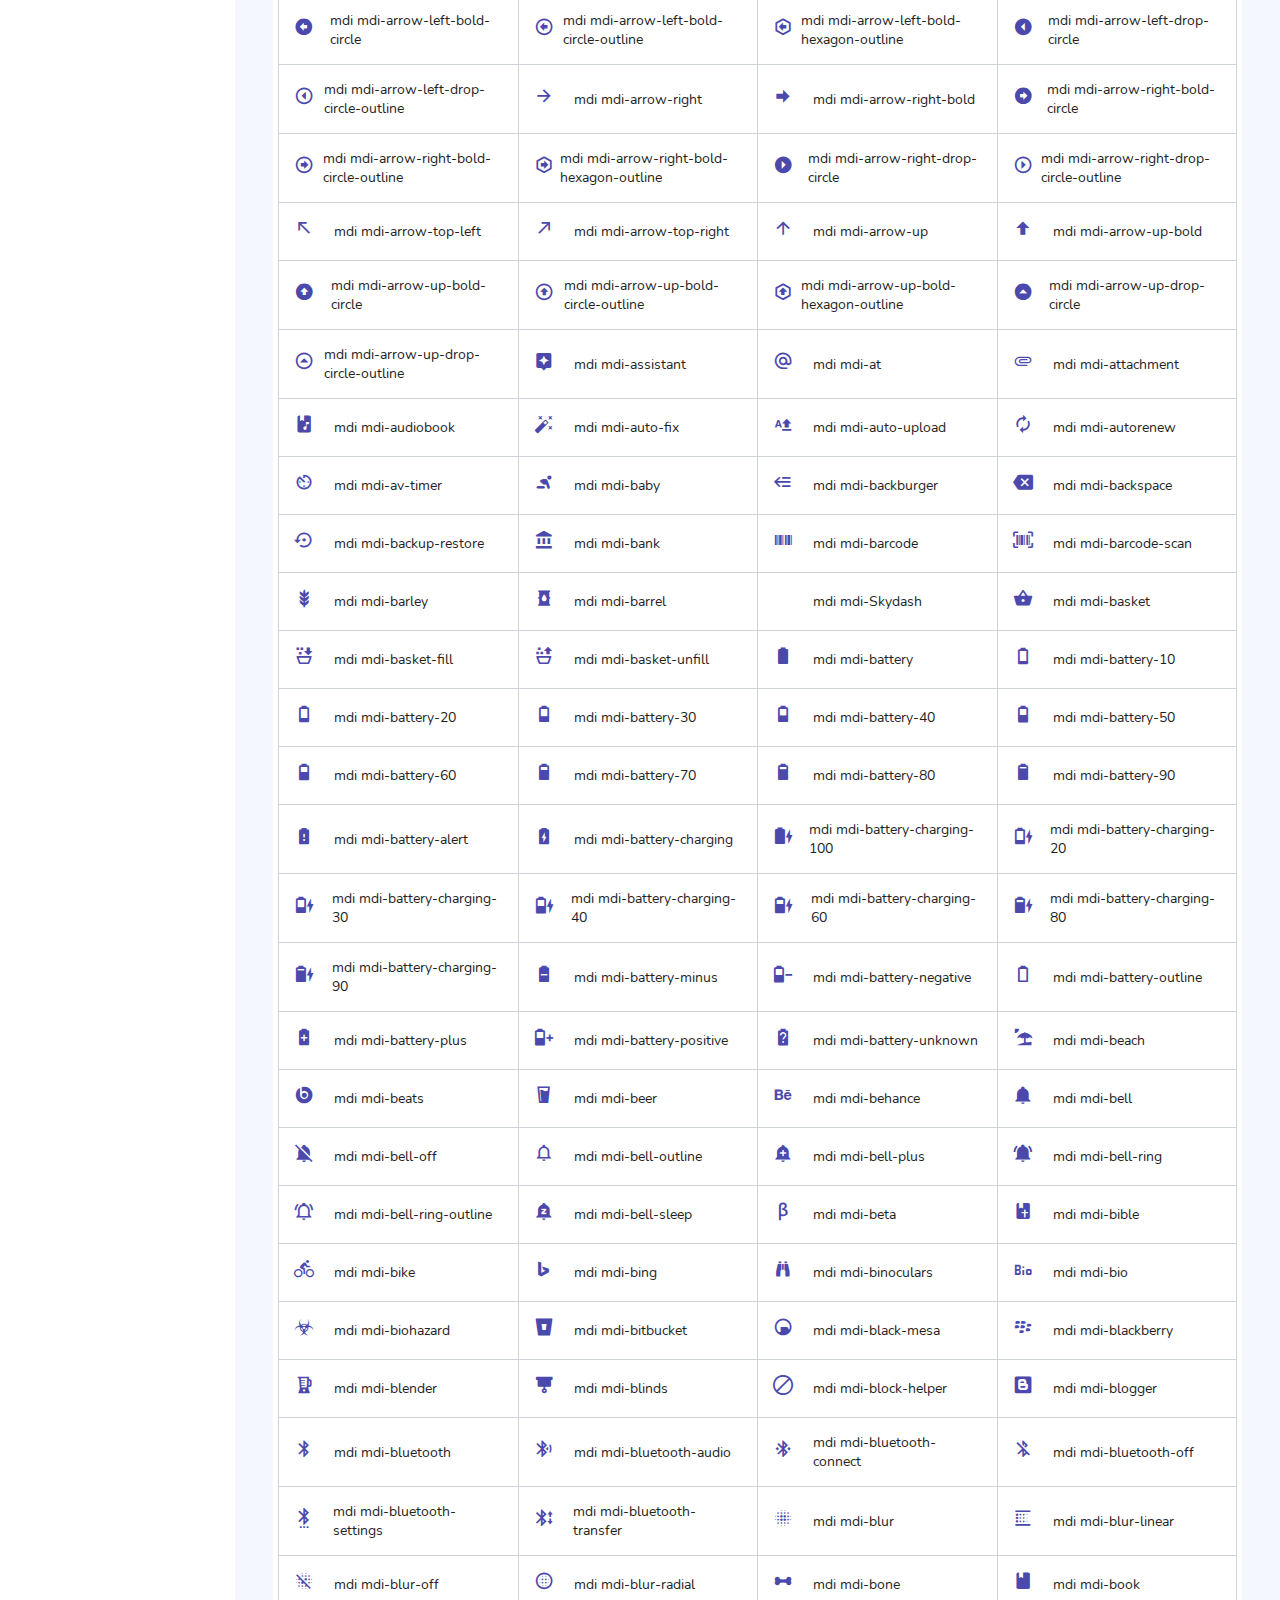
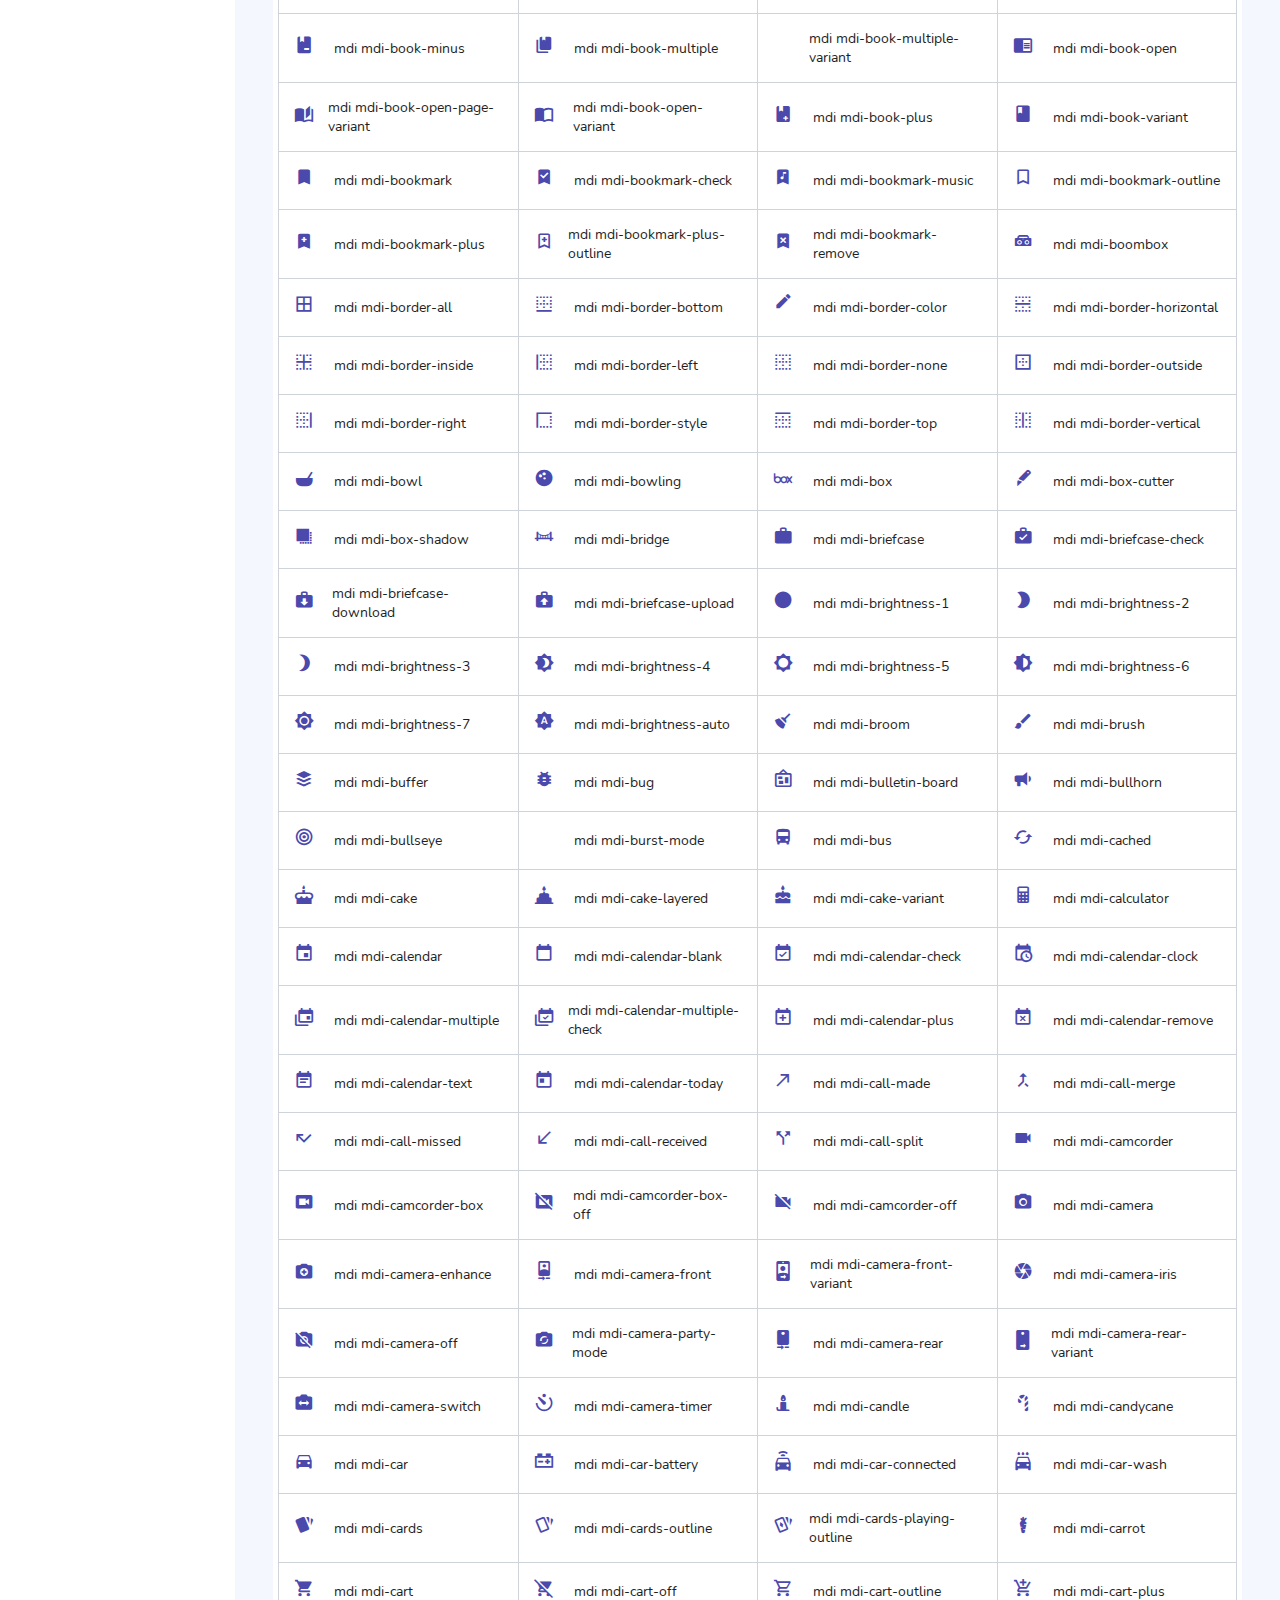
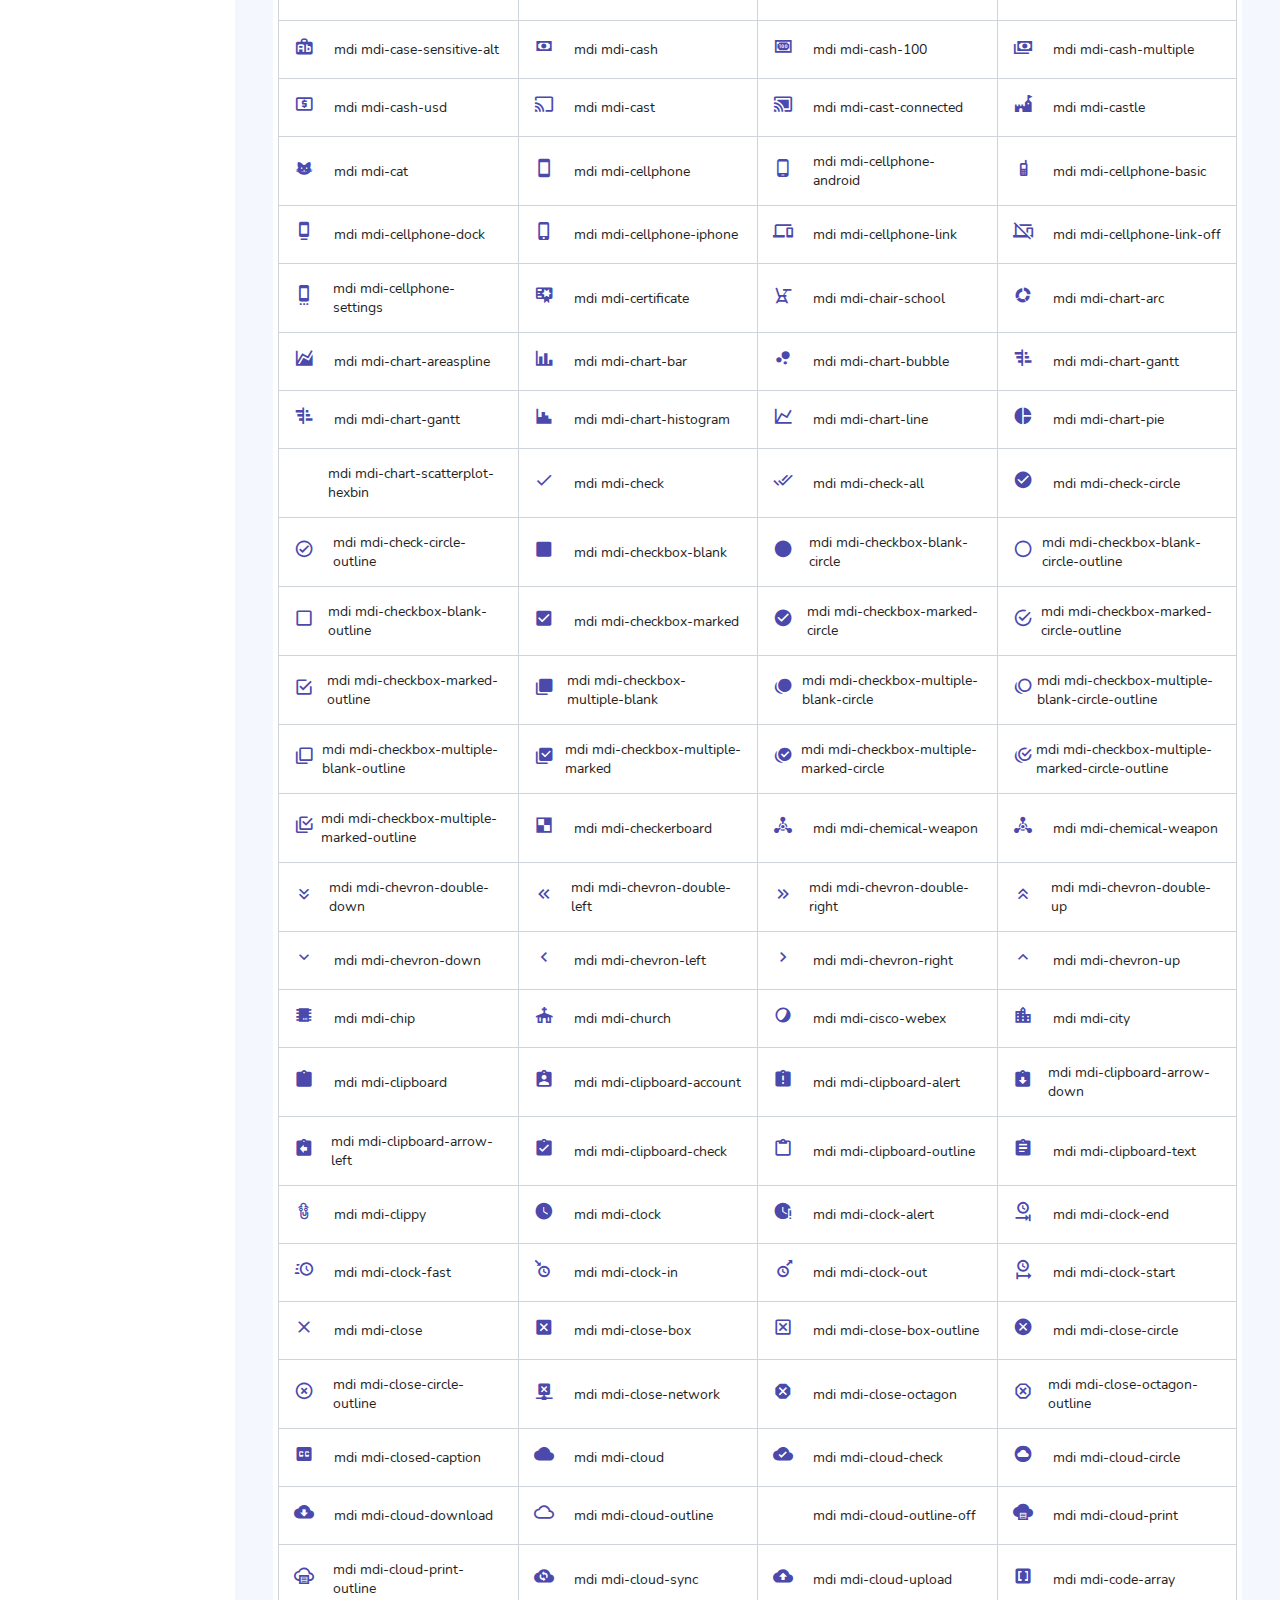
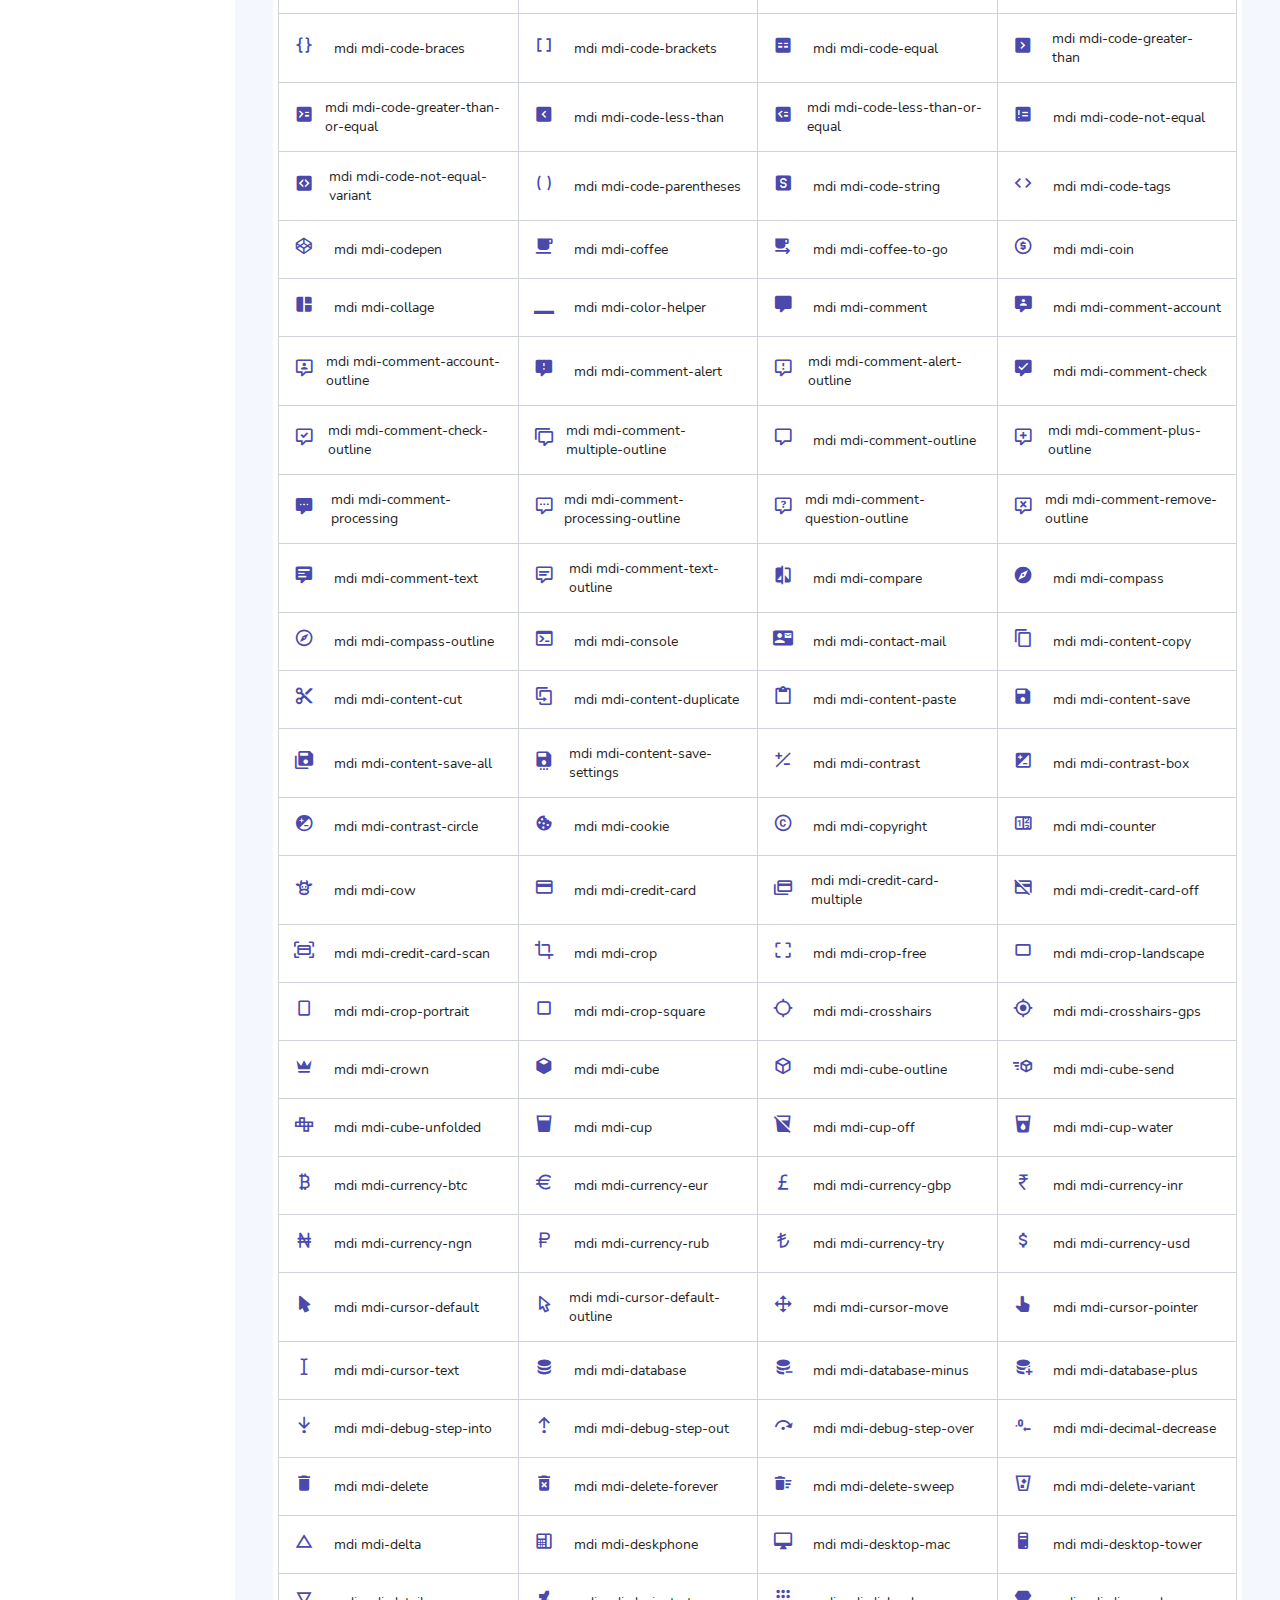
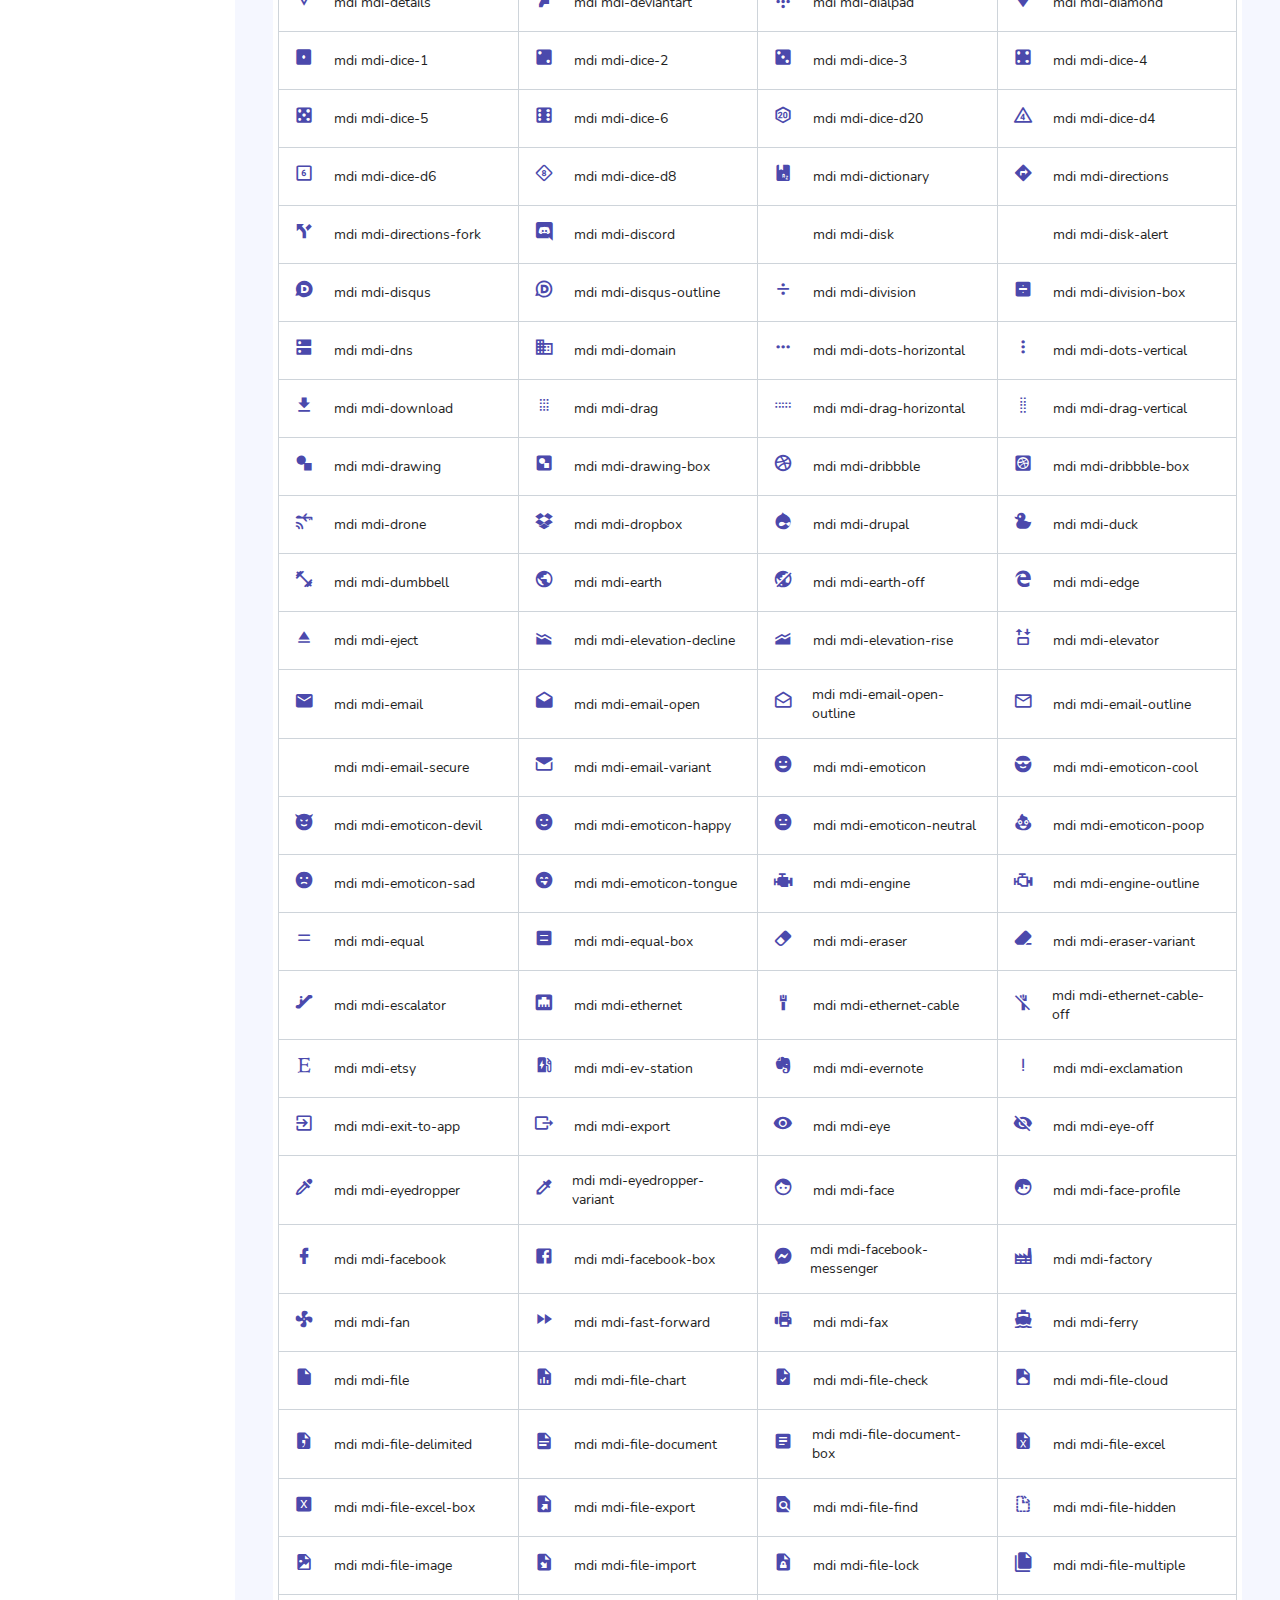
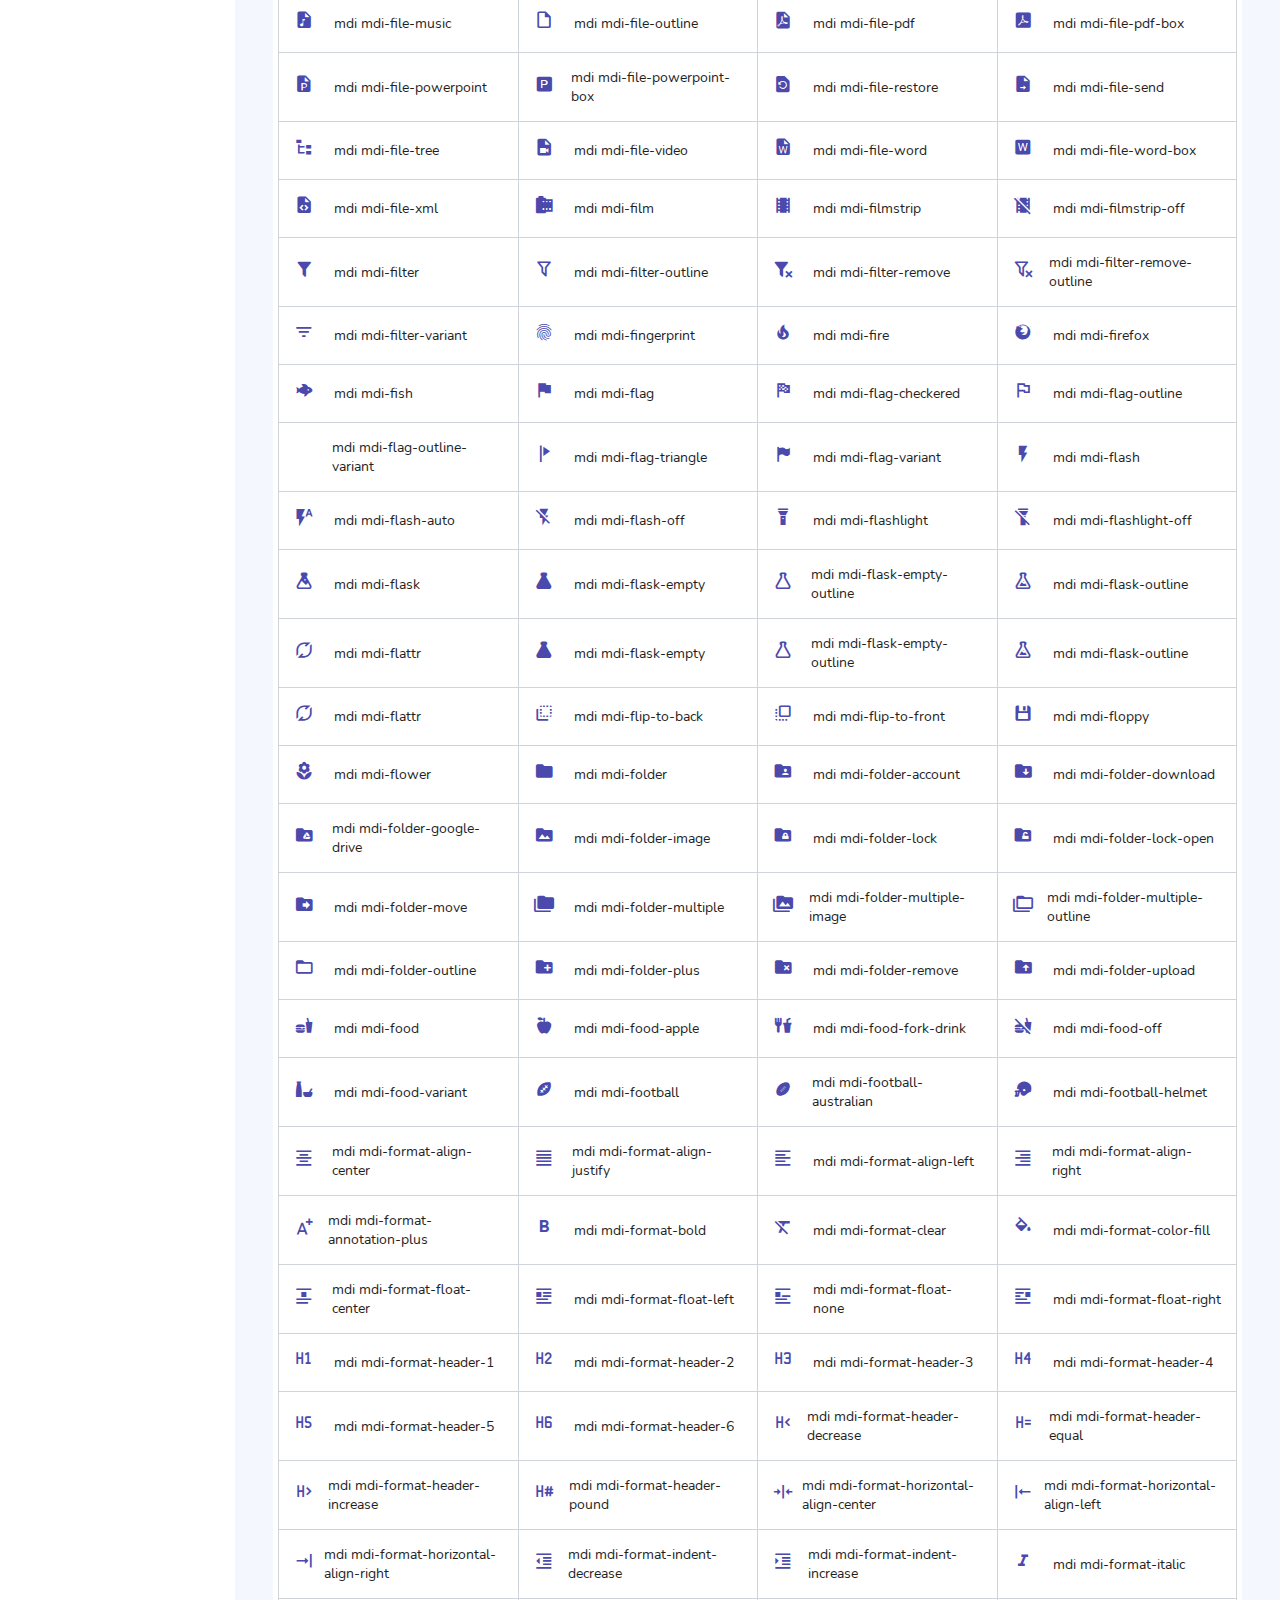
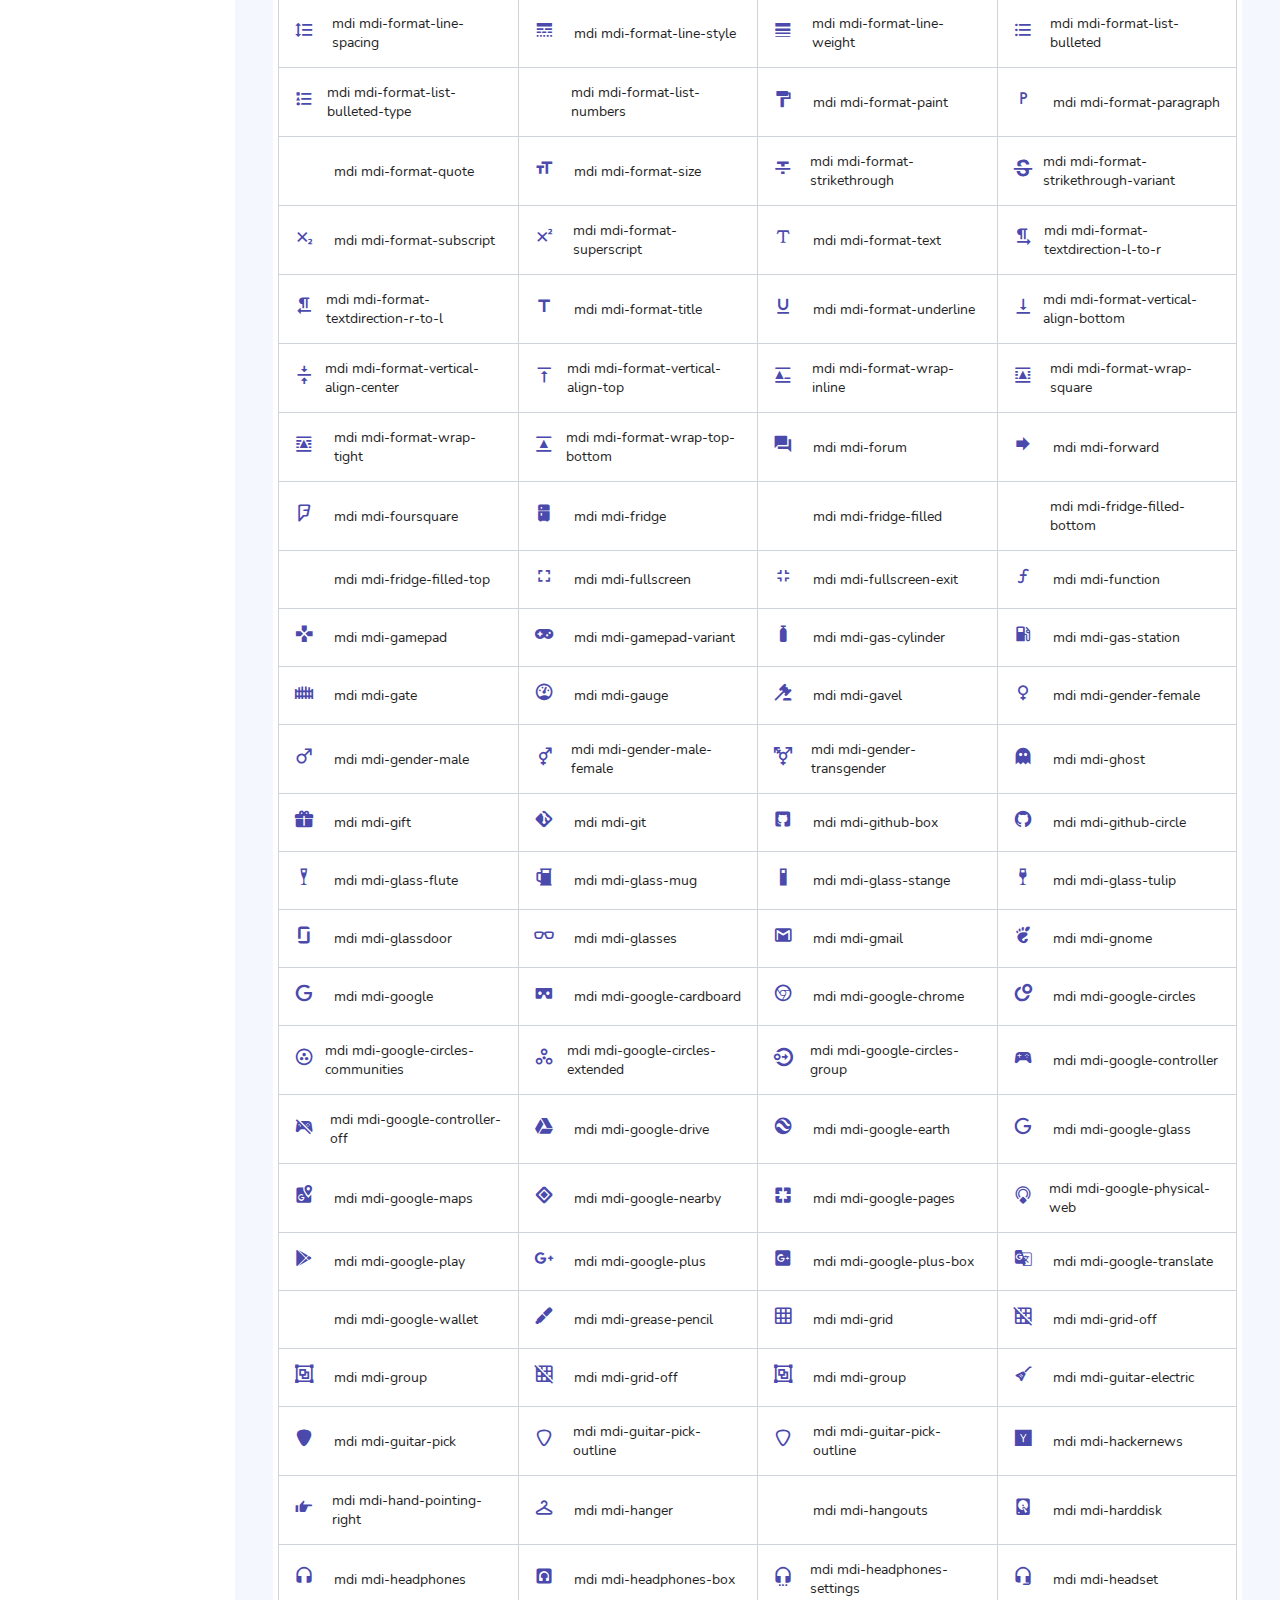
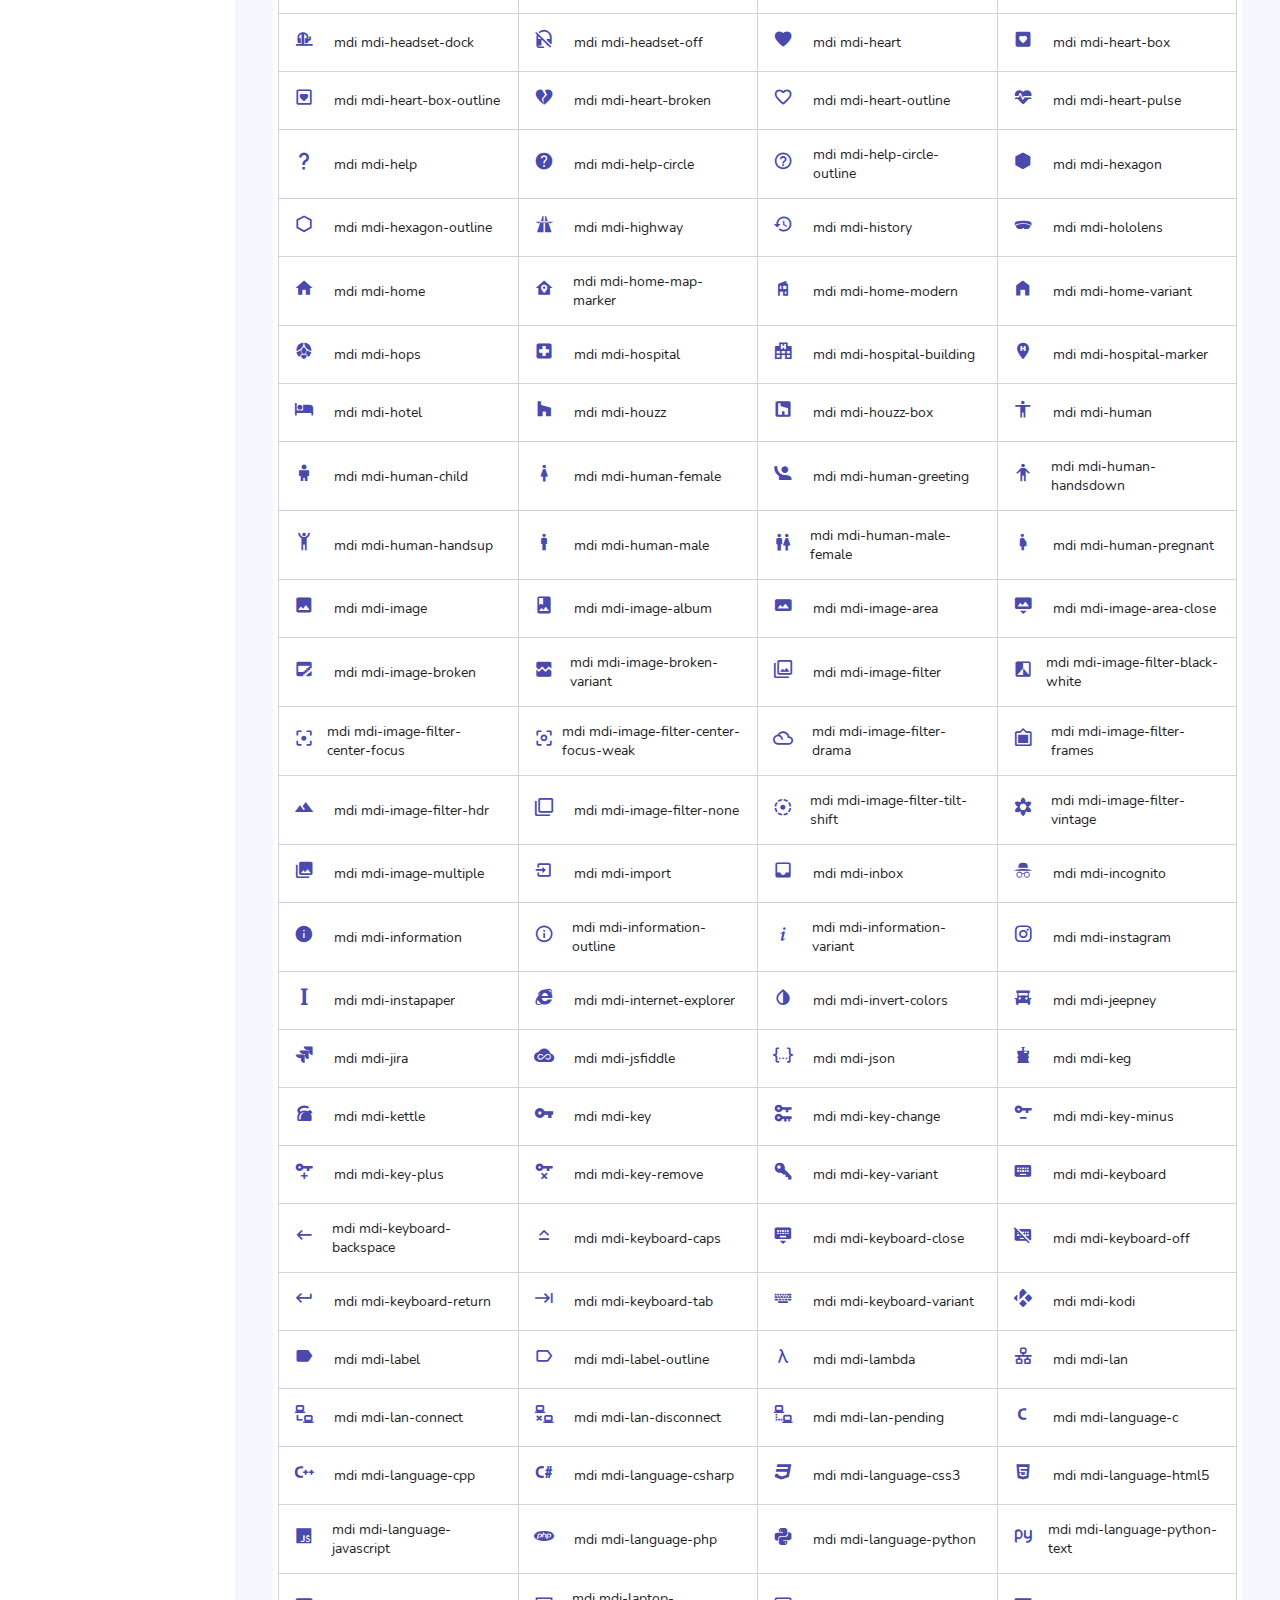
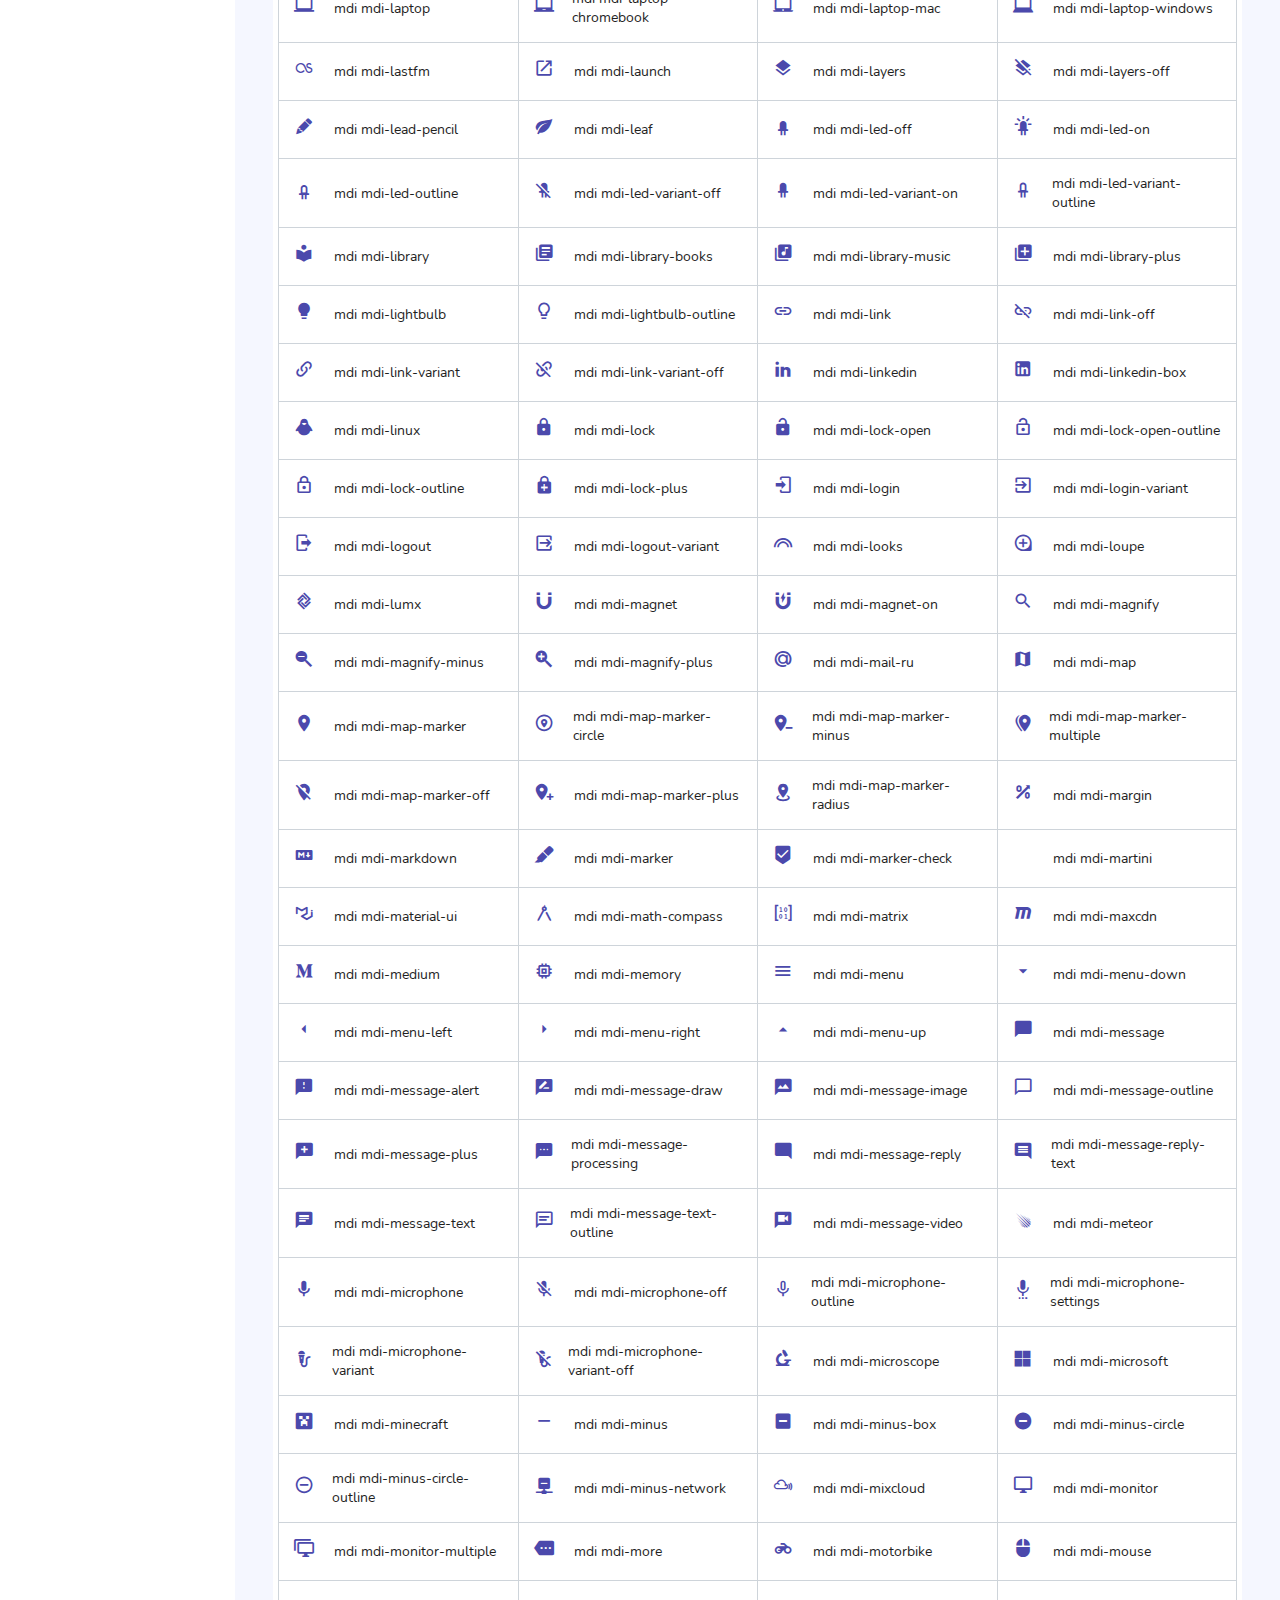
<file: pages/icons/mdi.html>
<!DOCTYPE html>
<html lang="en">

<head>
  <!-- Required meta tags -->
  <meta charset="utf-8">
  <meta name="viewport" content="width=device-width, initial-scale=1, shrink-to-fit=no">
  <title>Admin Template </title>
  <!-- plugins:css -->
  <link rel="stylesheet" href="../../vendors/feather/feather.css">
  <link rel="stylesheet" href="../../vendors/ti-icons/css/themify-icons.css">
  <link rel="stylesheet" href="../../vendors/css/vendor.bundle.base.css">
  <!-- endinject -->
  <!-- Plugin css for this page -->
  <link rel="stylesheet" href="../../vendors/mdi/css/materialdesignicons.min.css">
  <!-- inject:css -->
  <link rel="stylesheet" href="../../css/vertical-layout-light/style.css">
  <!-- endinject -->
  <link rel="shortcut icon" href="../../images/favicon.png" />
</head>

<body>
  <div class=" container-scroller">
    <!-- partial:../../partials/_navbar.html -->
    <nav class="navbar col-lg-12 col-12 p-0 fixed-top d-flex flex-row">
      <div class="text-center navbar-brand-wrapper d-flex align-items-center justify-content-center">
        <a class="navbar-brand brand-logo mr-5" href="../../index.html"><img src="../../images/logo.svg" class="mr-2" alt="logo"/></a>
        <a class="navbar-brand brand-logo-mini" href="../../index.html"><img src="../../images/logo-mini.svg" alt="logo"/></a>
      </div>
      <div class="navbar-menu-wrapper d-flex align-items-center justify-content-end">
        <button class="navbar-toggler navbar-toggler align-self-center" type="button" data-toggle="minimize">
          <span class="icon-menu"></span>
        </button>
        <ul class="navbar-nav mr-lg-2">
          <li class="nav-item nav-search d-none d-lg-block">
            <div class="input-group">
              <div class="input-group-prepend hover-cursor" id="navbar-search-icon">
                <span class="input-group-text" id="search">
                  <i class="icon-search"></i>
                </span>
              </div>
              <input type="text" class="form-control" id="navbar-search-input" placeholder="Search now" aria-label="search" aria-describedby="search">
            </div>
          </li>
        </ul>
        <ul class="navbar-nav navbar-nav-right">
          <li class="nav-item dropdown">
            <a class="nav-link count-indicator dropdown-toggle" id="notificationDropdown" href="#" data-toggle="dropdown">
              <i class="icon-bell mx-0"></i>
              <span class="count"></span>
            </a>
            <div class="dropdown-menu dropdown-menu-right navbar-dropdown preview-list" aria-labelledby="notificationDropdown">
              <p class="mb-0 font-weight-normal float-left dropdown-header">Notifications</p>
              <a class="dropdown-item preview-item">
                <div class="preview-thumbnail">
                  <div class="preview-icon bg-success">
                    <i class="ti-info-alt mx-0"></i>
                  </div>
                </div>
                <div class="preview-item-content">
                  <h6 class="preview-subject font-weight-normal">Application Error</h6>
                  <p class="font-weight-light small-text mb-0 text-muted">
                    Just now
                  </p>
                </div>
              </a>
              <a class="dropdown-item preview-item">
                <div class="preview-thumbnail">
                  <div class="preview-icon bg-warning">
                    <i class="ti-settings mx-0"></i>
                  </div>
                </div>
                <div class="preview-item-content">
                  <h6 class="preview-subject font-weight-normal">Settings</h6>
                  <p class="font-weight-light small-text mb-0 text-muted">
                    Private message
                  </p>
                </div>
              </a>
              <a class="dropdown-item preview-item">
                <div class="preview-thumbnail">
                  <div class="preview-icon bg-info">
                    <i class="ti-user mx-0"></i>
                  </div>
                </div>
                <div class="preview-item-content">
                  <h6 class="preview-subject font-weight-normal">New user registration</h6>
                  <p class="font-weight-light small-text mb-0 text-muted">
                    2 days ago
                  </p>
                </div>
              </a>
            </div>
          </li>
          <li class="nav-item nav-profile dropdown">
            <a class="nav-link dropdown-toggle" href="#" data-toggle="dropdown" id="profileDropdown">
              <img src="../../images/faces/face28.jpg" alt="profile"/>
            </a>
            <div class="dropdown-menu dropdown-menu-right navbar-dropdown" aria-labelledby="profileDropdown">
              <a class="dropdown-item">
                <i class="ti-settings text-primary"></i>
                Settings
              </a>
              <a class="dropdown-item">
                <i class="ti-power-off text-primary"></i>
                Logout
              </a>
            </div>
          </li>
          <li class="nav-item nav-settings d-none d-lg-flex">
            <a class="nav-link" href="#">
              <i class="icon-ellipsis"></i>
            </a>
          </li>
        </ul>
        <button class="navbar-toggler navbar-toggler-right d-lg-none align-self-center" type="button" data-toggle="offcanvas">
          <span class="icon-menu"></span>
        </button>
      </div>
    </nav>
    <!-- partial -->
    <div class="container-fluid page-body-wrapper">
      <!-- partial:../../partials/_settings-panel.html -->
      <div class="theme-setting-wrapper">
        <div id="settings-trigger"><i class="ti-settings"></i></div>
        <div id="theme-settings" class="settings-panel">
          <i class="settings-close ti-close"></i>
          <p class="settings-heading">SIDEBAR SKINS</p>
          <div class="sidebar-bg-options selected" id="sidebar-light-theme"><div class="img-ss rounded-circle bg-light border mr-3"></div>Light</div>
          <div class="sidebar-bg-options" id="sidebar-dark-theme"><div class="img-ss rounded-circle bg-dark border mr-3"></div>Dark</div>
          <p class="settings-heading mt-2">HEADER SKINS</p>
          <div class="color-tiles mx-0 px-4">
            <div class="tiles success"></div>
            <div class="tiles warning"></div>
            <div class="tiles danger"></div>
            <div class="tiles info"></div>
            <div class="tiles dark"></div>
            <div class="tiles default"></div>
          </div>
        </div>
      </div>
      <div id="right-sidebar" class="settings-panel">
        <i class="settings-close ti-close"></i>
        <ul class="nav nav-tabs border-top" id="setting-panel" role="tablist">
          <li class="nav-item">
            <a class="nav-link active" id="todo-tab" data-toggle="tab" href="#todo-section" role="tab" aria-controls="todo-section" aria-expanded="true">TO DO LIST</a>
          </li>
          <li class="nav-item">
            <a class="nav-link" id="chats-tab" data-toggle="tab" href="#chats-section" role="tab" aria-controls="chats-section">CHATS</a>
          </li>
        </ul>
        <div class="tab-content" id="setting-content">
          <div class="tab-pane fade show active scroll-wrapper" id="todo-section" role="tabpanel" aria-labelledby="todo-section">
            <div class="add-items d-flex px-3 mb-0">
              <form class="form w-100">
                <div class="form-group d-flex">
                  <input type="text" class="form-control todo-list-input" placeholder="Add To-do">
                  <button type="submit" class="add btn btn-primary todo-list-add-btn" id="add-task">Add</button>
                </div>
              </form>
            </div>
            <div class="list-wrapper px-3">
              <ul class="d-flex flex-column-reverse todo-list">
                <li>
                  <div class="form-check">
                    <label class="form-check-label">
                      <input class="checkbox" type="checkbox">
                      Team review meeting at 3.00 PM
                    </label>
                  </div>
                  <i class="remove ti-close"></i>
                </li>
                <li>
                  <div class="form-check">
                    <label class="form-check-label">
                      <input class="checkbox" type="checkbox">
                      Prepare for presentation
                    </label>
                  </div>
                  <i class="remove ti-close"></i>
                </li>
                <li>
                  <div class="form-check">
                    <label class="form-check-label">
                      <input class="checkbox" type="checkbox">
                      Resolve all the low priority tickets due today
                    </label>
                  </div>
                  <i class="remove ti-close"></i>
                </li>
                <li class="completed">
                  <div class="form-check">
                    <label class="form-check-label">
                      <input class="checkbox" type="checkbox" checked>
                      Schedule meeting for next week
                    </label>
                  </div>
                  <i class="remove ti-close"></i>
                </li>
                <li class="completed">
                  <div class="form-check">
                    <label class="form-check-label">
                      <input class="checkbox" type="checkbox" checked>
                      Project review
                    </label>
                  </div>
                  <i class="remove ti-close"></i>
                </li>
              </ul>
            </div>
            <h4 class="px-3 text-muted mt-5 font-weight-light mb-0">Events</h4>
            <div class="events pt-4 px-3">
              <div class="wrapper d-flex mb-2">
                <i class="ti-control-record text-primary mr-2"></i>
                <span>Feb 11 2018</span>
              </div>
              <p class="mb-0 font-weight-thin text-gray">Creating component page build a js</p>
              <p class="text-gray mb-0">The total number of sessions</p>
            </div>
            <div class="events pt-4 px-3">
              <div class="wrapper d-flex mb-2">
                <i class="ti-control-record text-primary mr-2"></i>
                <span>Feb 7 2018</span>
              </div>
              <p class="mb-0 font-weight-thin text-gray">Meeting with Alisa</p>
              <p class="text-gray mb-0 ">Call Sarah Graves</p>
            </div>
          </div>
          <!-- To do section tab ends -->
          <div class="tab-pane fade" id="chats-section" role="tabpanel" aria-labelledby="chats-section">
            <div class="d-flex align-items-center justify-content-between border-bottom">
              <p class="settings-heading border-top-0 mb-3 pl-3 pt-0 border-bottom-0 pb-0">Friends</p>
              <small class="settings-heading border-top-0 mb-3 pt-0 border-bottom-0 pb-0 pr-3 font-weight-normal">See All</small>
            </div>
            <ul class="chat-list">
              <li class="list active">
                <div class="profile"><img src="../../images/faces/face1.jpg" alt="image"><span class="online"></span></div>
                <div class="info">
                  <p>Thomas Douglas</p>
                  <p>Available</p>
                </div>
                <small class="text-muted my-auto">19 min</small>
              </li>
              <li class="list">
                <div class="profile"><img src="../../images/faces/face2.jpg" alt="image"><span class="offline"></span></div>
                <div class="info">
                  <div class="wrapper d-flex">
                    <p>Catherine</p>
                  </div>
                  <p>Away</p>
                </div>
                <div class="badge badge-success badge-pill my-auto mx-2">4</div>
                <small class="text-muted my-auto">23 min</small>
              </li>
              <li class="list">
                <div class="profile"><img src="../../images/faces/face3.jpg" alt="image"><span class="online"></span></div>
                <div class="info">
                  <p>Daniel Russell</p>
                  <p>Available</p>
                </div>
                <small class="text-muted my-auto">14 min</small>
              </li>
              <li class="list">
                <div class="profile"><img src="../../images/faces/face4.jpg" alt="image"><span class="offline"></span></div>
                <div class="info">
                  <p>James Richardson</p>
                  <p>Away</p>
                </div>
                <small class="text-muted my-auto">2 min</small>
              </li>
              <li class="list">
                <div class="profile"><img src="../../images/faces/face5.jpg" alt="image"><span class="online"></span></div>
                <div class="info">
                  <p>Madeline Kennedy</p>
                  <p>Available</p>
                </div>
                <small class="text-muted my-auto">5 min</small>
              </li>
              <li class="list">
                <div class="profile"><img src="../../images/faces/face6.jpg" alt="image"><span class="online"></span></div>
                <div class="info">
                  <p>Sarah Graves</p>
                  <p>Available</p>
                </div>
                <small class="text-muted my-auto">47 min</small>
              </li>
            </ul>
          </div>
          <!-- chat tab ends -->
        </div>
      </div>
      <!-- partial -->
      <!-- partial:../../partials/_sidebar.html -->
      <nav class="sidebar sidebar-offcanvas" id="sidebar">
        <ul class="nav">
          <li class="nav-item">
            <a class="nav-link" href="../../index.html">
              <i class="icon-grid menu-icon"></i>
              <span class="menu-title">Dashboard</span>
            </a>
          </li>
          <li class="nav-item">
            <a class="nav-link" data-toggle="collapse" href="#ui-basic" aria-expanded="false" aria-controls="ui-basic">
              <i class="icon-layout menu-icon"></i>
              <span class="menu-title">UI Elements</span>
              <i class="menu-arrow"></i>
            </a>
            <div class="collapse" id="ui-basic">
              <ul class="nav flex-column sub-menu">
                <li class="nav-item"> <a class="nav-link" href="../../pages/ui-features/buttons.html">Buttons</a></li>
                <li class="nav-item"> <a class="nav-link" href="../../pages/ui-features/dropdowns.html">Dropdowns</a></li>
                <li class="nav-item"> <a class="nav-link" href="../../pages/ui-features/typography.html">Typography</a></li>
              </ul>
            </div>
          </li>
          <li class="nav-item">
            <a class="nav-link" data-toggle="collapse" href="#form-elements" aria-expanded="false" aria-controls="form-elements">
              <i class="icon-columns menu-icon"></i>
              <span class="menu-title">Form elements</span>
              <i class="menu-arrow"></i>
            </a>
            <div class="collapse" id="form-elements">
              <ul class="nav flex-column sub-menu">
                <li class="nav-item"><a class="nav-link" href="../../pages/forms/basic_elements.html">Basic Elements</a></li>
              </ul>
            </div>
          </li>
          <li class="nav-item">
            <a class="nav-link" data-toggle="collapse" href="#charts" aria-expanded="false" aria-controls="charts">
              <i class="icon-bar-graph menu-icon"></i>
              <span class="menu-title">Charts</span>
              <i class="menu-arrow"></i>
            </a>
            <div class="collapse" id="charts">
              <ul class="nav flex-column sub-menu">
                <li class="nav-item"> <a class="nav-link" href="../../pages/charts/chartjs.html">ChartJs</a></li>
              </ul>
            </div>
          </li>
          <li class="nav-item">
            <a class="nav-link" data-toggle="collapse" href="#tables" aria-expanded="false" aria-controls="tables">
              <i class="icon-grid-2 menu-icon"></i>
              <span class="menu-title">Tables</span>
              <i class="menu-arrow"></i>
            </a>
            <div class="collapse" id="tables">
              <ul class="nav flex-column sub-menu">
                <li class="nav-item"> <a class="nav-link" href="../../pages/tables/basic-table.html">Basic table</a></li>
              </ul>
            </div>
          </li>
          <li class="nav-item">
            <a class="nav-link" data-toggle="collapse" href="#icons" aria-expanded="false" aria-controls="icons">
              <i class="icon-contract menu-icon"></i>
              <span class="menu-title">Icons</span>
              <i class="menu-arrow"></i>
            </a>
            <div class="collapse" id="icons">
              <ul class="nav flex-column sub-menu">
                <li class="nav-item"> <a class="nav-link" href="../../pages/icons/mdi.html">Mdi icons</a></li>
              </ul>
            </div>
          </li>
          <li class="nav-item">
            <a class="nav-link" data-toggle="collapse" href="#auth" aria-expanded="false" aria-controls="auth">
              <i class="icon-head menu-icon"></i>
              <span class="menu-title">User Pages</span>
              <i class="menu-arrow"></i>
            </a>
            <div class="collapse" id="auth">
              <ul class="nav flex-column sub-menu">
                <li class="nav-item"> <a class="nav-link" href="../../pages/samples/login.html"> Login </a></li>
                <li class="nav-item"> <a class="nav-link" href="../../pages/samples/register.html"> Register </a></li>
              </ul>
            </div>
          </li>
          <li class="nav-item">
            <a class="nav-link" data-toggle="collapse" href="#error" aria-expanded="false" aria-controls="error">
              <i class="icon-ban menu-icon"></i>
              <span class="menu-title">Error pages</span>
              <i class="menu-arrow"></i>
            </a>
            <div class="collapse" id="error">
              <ul class="nav flex-column sub-menu">
                <li class="nav-item"> <a class="nav-link" href="../../pages/samples/error-404.html"> 404 </a></li>
                <li class="nav-item"> <a class="nav-link" href="../../pages/samples/error-500.html"> 500 </a></li>
              </ul>
            </div>
          </li>
          <li class="nav-item">
            <a class="nav-link" href="../../pages/documentation/documentation.html">
              <i class="icon-paper menu-icon"></i>
              <span class="menu-title">Documentation</span>
            </a>
          </li>
        </ul>
      </nav>
      <!-- partial -->
      <div class="main-panel">        
        <div class="content-wrapper">
          <div class="row">
            <div class="col-lg-12 grid-margin">
              <div class="card">
                <div class="card-body">
                  <div class="row icons-list">
                    <div class="col-sm-6 col-md-4 col-lg-3">
                        <i class="mdi mdi-access-point"></i> mdi mdi-access-point
                    </div>
                    <div class="col-sm-6 col-md-4 col-lg-3">
                        <i class="mdi mdi-access-point-network"></i> mdi mdi-access-point-network
                    </div>
                    <div class="col-sm-6 col-md-4 col-lg-3">
                        <i class="mdi mdi-account"></i> mdi mdi-account
                    </div>
                    <div class="col-sm-6 col-md-4 col-lg-3">
                        <i class="mdi mdi-account-box"></i> mdi mdi-account-box
                    </div>
                    <div class="col-sm-6 col-md-4 col-lg-3">
                        <i class="mdi mdi-account-box-outline"></i> mdi mdi-account-box-outline
                    </div>
                    <div class="col-sm-6 col-md-4 col-lg-3">
                        <i class="mdi mdi-account-card-details"></i> mdi mdi-account-card-details
                    </div>
                    <div class="col-sm-6 col-md-4 col-lg-3">
                        <i class="mdi mdi-account-check"></i> mdi mdi-account-check
                    </div>
                    <div class="col-sm-6 col-md-4 col-lg-3">
                        <i class="mdi mdi-account-circle"></i> mdi mdi-account-circle
                    </div>
                    <div class="col-sm-6 col-md-4 col-lg-3">
                        <i class="mdi mdi-account-convert"></i> mdi mdi-account-convert
                    </div>
                    <div class="col-sm-6 col-md-4 col-lg-3">
                        <i class="mdi mdi-account-key"></i> mdi mdi-account-key
                    </div>
                    <div class="col-sm-6 col-md-4 col-lg-3">
                        <i class="mdi mdi-account-location"></i> mdi mdi-account-location
                    </div>
                    <div class="col-sm-6 col-md-4 col-lg-3">
                        <i class="mdi mdi-account-minus"></i> mdi mdi-account-minus
                    </div>
                    <div class="col-sm-6 col-md-4 col-lg-3">
                        <i class="mdi mdi-account-multiple"></i> mdi mdi-account-multiple
                    </div>
                    <div class="col-sm-6 col-md-4 col-lg-3">
                        <i class="mdi mdi-account-multiple-minus"></i> mdi mdi-account-multiple-minus
                    </div>
                    <div class="col-sm-6 col-md-4 col-lg-3">
                        <i class="mdi mdi-account-multiple-outline"></i> mdi mdi-account-multiple-outline
                    </div>
                    <div class="col-sm-6 col-md-4 col-lg-3">
                        <i class="mdi mdi-account-multiple-plus"></i> mdi mdi-account-multiple-plus
                    </div>
                    <div class="col-sm-6 col-md-4 col-lg-3">
                        <i class="mdi mdi-account-network"></i> mdi mdi-account-network
                    </div>
                    <div class="col-sm-6 col-md-4 col-lg-3">
                        <i class="mdi mdi-account-off"></i> mdi mdi-account-off
                    </div>
                    <div class="col-sm-6 col-md-4 col-lg-3">
                        <i class="mdi mdi-account-outline"></i> mdi mdi-account-outline
                    </div>
                    <div class="col-sm-6 col-md-4 col-lg-3">
                        <i class="mdi mdi-account-plus"></i> mdi mdi-account-plus
                    </div>
                    <div class="col-sm-6 col-md-4 col-lg-3">
                        <i class="mdi mdi-account-remove"></i> mdi mdi-account-remove
                    </div>
                    <div class="col-sm-6 col-md-4 col-lg-3">
                        <i class="mdi mdi-account-search"></i> mdi mdi-account-search
                    </div>
                    <div class="col-sm-6 col-md-4 col-lg-3">
                        <i class="mdi mdi-account-settings"></i> mdi mdi-account-settings
                    </div>
                    <div class="col-sm-6 col-md-4 col-lg-3">
                        <i class="mdi mdi-account-settings-variant"></i> mdi mdi-account-settings-variant
                    </div>
                    <div class="col-sm-6 col-md-4 col-lg-3">
                        <i class="mdi mdi-account-star"></i> mdi mdi-account-star
                    </div>
                    <div class="col-sm-6 col-md-4 col-lg-3">
                        <i class="mdi mdi-account-switch"></i> mdi mdi-account-switch
                    </div>
                    <div class="col-sm-6 col-md-4 col-lg-3">
                        <i class="mdi mdi-adjust"></i> mdi mdi-adjust
                    </div>
                    <div class="col-sm-6 col-md-4 col-lg-3">
                        <i class="mdi mdi-air-conditioner"></i> mdi mdi-air-conditioner
                    </div>
                    <div class="col-sm-6 col-md-4 col-lg-3">
                        <i class="mdi mdi-airballoon"></i> mdi mdi-airballoon
                    </div>
                    <div class="col-sm-6 col-md-4 col-lg-3">
                        <i class="mdi mdi-airplane"></i> mdi mdi-airplane
                    </div>
                    <div class="col-sm-6 col-md-4 col-lg-3">
                        <i class="mdi mdi-airplane-landing"></i> mdi mdi-airplane-landing
                    </div>
                    <div class="col-sm-6 col-md-4 col-lg-3">
                        <i class="mdi mdi-airplane-off"></i> mdi mdi-airplane-off
                    </div>
                    <div class="col-sm-6 col-md-4 col-lg-3">
                        <i class="mdi mdi-airplane-takeoff"></i> mdi mdi-airplane-takeoff
                    </div>
                    <div class="col-sm-6 col-md-4 col-lg-3">
                        <i class="mdi mdi-airplay"></i> mdi mdi-airplay
                    </div>
                    <div class="col-sm-6 col-md-4 col-lg-3">
                        <i class="mdi mdi-alarm"></i> mdi mdi-alarm
                    </div>
                    <div class="col-sm-6 col-md-4 col-lg-3">
                        <i class="mdi mdi-alarm-check"></i> mdi mdi-alarm-check
                    </div>
                    <div class="col-sm-6 col-md-4 col-lg-3">
                        <i class="mdi mdi-alarm-multiple"></i> mdi mdi-alarm-multiple
                    </div>
                    <div class="col-sm-6 col-md-4 col-lg-3">
                        <i class="mdi mdi-alarm-off"></i> mdi mdi-alarm-off
                    </div>
                    <div class="col-sm-6 col-md-4 col-lg-3">
                        <i class="mdi mdi-alarm-plus"></i> mdi mdi-alarm-plus
                    </div>
                    <div class="col-sm-6 col-md-4 col-lg-3">
                        <i class="mdi mdi-album"></i> mdi mdi-albums
                    </div>
                    <div class="col-sm-6 col-md-4 col-lg-3">
                        <i class="mdi mdi-alert"></i> mdi mdi-alert
                    </div>
                    <div class="col-sm-6 col-md-4 col-lg-3">
                        <i class="mdi mdi-alert-box"></i> mdi mdi-alert-box
                    </div>
                    <div class="col-sm-6 col-md-4 col-lg-3">
                        <i class="mdi mdi-alert-circle"></i> mdi mdi-alert-circle
                    </div>
                    <div class="col-sm-6 col-md-4 col-lg-3">
                        <i class="mdi mdi-alert-circle-outline"></i> mdi mdi-alert-circle-outline
                    </div>
                    <div class="col-sm-6 col-md-4 col-lg-3">
                        <i class="mdi mdi-alert-octagon"></i> mdi mdi-alert-octagon
                    </div>
                    <div class="col-sm-6 col-md-4 col-lg-3">
                        <i class="mdi mdi-alert-outline"></i> mdi mdi-alert-outline
                    </div>
                    <div class="col-sm-6 col-md-4 col-lg-3">
                        <i class="mdi mdi-alpha"></i> mdi mdi-alpha
                    </div>
                    <div class="col-sm-6 col-md-4 col-lg-3">
                        <i class="mdi mdi-alphabetical"></i> mdi mdi-alphabetical
                    </div>
                    <div class="col-sm-6 col-md-4 col-lg-3">
                        <i class="mdi mdi-altimeter"></i> mdi mdi-altimeter
                    </div>
                    <div class="col-sm-6 col-md-4 col-lg-3">
                        <i class="mdi mdi-amazon"></i> mdi mdi-amazon
                    </div>
                    <div class="col-sm-6 col-md-4 col-lg-3">
                        <i class="mdi mdi-amazon-clouddrive"></i> mdi mdi-amazon-clouddrive
                    </div>
                    <div class="col-sm-6 col-md-4 col-lg-3">
                        <i class="mdi mdi-ambulance"></i> mdi mdi-ambulance
                    </div>
                    <div class="col-sm-6 col-md-4 col-lg-3">
                        <i class="mdi mdi-amplifier"></i> mdi mdi-amplifier
                    </div>
                    <div class="col-sm-6 col-md-4 col-lg-3">
                        <i class="mdi mdi-anchor"></i> mdi mdi-anchor
                    </div>
                    <div class="col-sm-6 col-md-4 col-lg-3">
                        <i class="mdi mdi-android"></i> mdi mdi-android
                    </div>
                    <div class="col-sm-6 col-md-4 col-lg-3">
                        <i class="mdi mdi-android-debug-bridge"></i> mdi mdi-android-debug-bridge
                    </div>
                    <div class="col-sm-6 col-md-4 col-lg-3">
                        <i class="mdi mdi-android-studio"></i> mdi mdi-android-studio
                    </div>
                    <div class="col-sm-6 col-md-4 col-lg-3">
                        <i class="mdi mdi-animation"></i> mdi mdi-animation
                    </div>
                    <div class="col-sm-6 col-md-4 col-lg-3">
                        <i class="mdi mdi-apple"></i> mdi mdi-apple
                    </div>
                    <div class="col-sm-6 col-md-4 col-lg-3">
                        <i class="mdi mdi-apple-finder"></i> mdi mdi-apple-finder
                    </div>
                    <div class="col-sm-6 col-md-4 col-lg-3">
                        <i class="mdi mdi-apple-ios"></i> mdi mdi-apple-ios
                    </div>
                    <div class="col-sm-6 col-md-4 col-lg-3">
                        <i class="mdi mdi-apple-keyboard-caps"></i> mdi mdi-apple-keyboard-caps
                    </div>
                    <div class="col-sm-6 col-md-4 col-lg-3">
                        <i class="mdi mdi-apple-keyboard-command"></i> mdi mdi-apple-keyboard-command
                    </div>
                    <div class="col-sm-6 col-md-4 col-lg-3">
                        <i class="mdi mdi-apple-keyboard-control"></i> mdi mdi-apple-keyboard-control
                    </div>
                    <div class="col-sm-6 col-md-4 col-lg-3">
                        <i class="mdi mdi-apple-keyboard-option"></i> mdi mdi-apple-keyboard-option
                    </div>
                    <div class="col-sm-6 col-md-4 col-lg-3">
                        <i class="mdi mdi-apple-keyboard-shift"></i> mdi mdi-apple-keyboard-shift
                    </div>
                    <div class="col-sm-6 col-md-4 col-lg-3">
                        <i class="mdi mdi-apple-mobileme "></i> mdi mdi-apple-mobileme
                    </div>
                    <div class="col-sm-6 col-md-4 col-lg-3">
                        <i class="mdi mdi-apple-safari"></i> mdi mdi-apple-safari
                    </div>
                    <div class="col-sm-6 col-md-4 col-lg-3">
                        <i class="mdi mdi-application"></i> mdi mdi-application
                    </div>
                    <div class="col-sm-6 col-md-4 col-lg-3">
                        <i class="mdi mdi-appnet"></i> mdi mdi-appnet
                    </div>
                    <div class="col-sm-6 col-md-4 col-lg-3">
                        <i class="mdi mdi-apps"></i> mdi mdi-apps
                    </div>
                    <div class="col-sm-6 col-md-4 col-lg-3">
                        <i class="mdi mdi-archive"></i> mdi mdi-archive
                    </div>
                    <div class="col-sm-6 col-md-4 col-lg-3">
                        <i class="mdi mdi-arrange-bring-forward"></i> mdi mdi-arrange-bring-forward
                    </div>
                    <div class="col-sm-6 col-md-4 col-lg-3">
                        <i class="mdi mdi-arrange-bring-to-front"></i> mdi mdi-arrange-bring-to-front
                    </div>
                    <div class="col-sm-6 col-md-4 col-lg-3">
                        <i class="mdi mdi-arrange-send-backward"></i> mdi mdi-arrange-send-backward
                    </div>
                    <div class="col-sm-6 col-md-4 col-lg-3">
                        <i class="mdi mdi-arrange-send-to-back"></i> mdi mdi-arrange-send-to-back
                    </div>
                    <div class="col-sm-6 col-md-4 col-lg-3">
                        <i class="mdi mdi-arrow-all"></i> mdi mdi-arrow-all
                    </div>
                    <div class="col-sm-6 col-md-4 col-lg-3">
                        <i class="mdi mdi-arrow-bottom-left"></i> mdi mdi-arrow-bottom-left
                    </div>
                    <div class="col-sm-6 col-md-4 col-lg-3">
                        <i class="mdi mdi-arrow-bottom-right"></i> mdi mdi-arrow-bottom-right
                    </div>
                    <div class="col-sm-6 col-md-4 col-lg-3">
                        <i class="mdi mdi-arrow-compress"></i> mdi mdi-arrow-compress
                    </div>
                    <div class="col-sm-6 col-md-4 col-lg-3">
                        <i class="mdi mdi-arrow-compress-all"></i> mdi mdi-arrow-compress-all
                    </div>
                    <div class="col-sm-6 col-md-4 col-lg-3">
                        <i class="mdi mdi-arrow-down"></i> mdi mdi-arrow-down
                    </div>
                    <div class="col-sm-6 col-md-4 col-lg-3">
                        <i class="mdi mdi-arrow-down"></i> mdi mdi-arrow-down
                    </div>
                    <div class="col-sm-6 col-md-4 col-lg-3">
                        <i class="mdi mdi-arrow-down-bold-circle"></i> mdi mdi-arrow-down-bold-circle
                    </div>
                    <div class="col-sm-6 col-md-4 col-lg-3">
                        <i class="mdi mdi-arrow-down-bold-circle-outline"></i> mdi mdi-arrow-down-bold-circle-outline
                    </div>
                    <div class="col-sm-6 col-md-4 col-lg-3">
                        <i class="mdi mdi-arrow-down-bold-hexagon-outline"></i> mdi mdi-arrow-down-bold-hexagon-outline
                    </div>
                    <div class="col-sm-6 col-md-4 col-lg-3">
                        <i class="mdi mdi-arrow-down-drop-circle"></i> mdi mdi-arrow-down-drop-circle
                    </div>
                    <div class="col-sm-6 col-md-4 col-lg-3">
                        <i class="mdi mdi-arrow-down-drop-circle-outline"></i> mdi mdi-arrow-down-drop-circle-outline
                    </div>
                    <div class="col-sm-6 col-md-4 col-lg-3">
                        <i class="mdi mdi-arrow-expand"></i> mdi mdi-arrow-expand
                    </div>
                    <div class="col-sm-6 col-md-4 col-lg-3">
                        <i class="mdi mdi-arrow-expand-all"></i> mdi mdi-arrow-expand-all
                    </div>
                    <div class="col-sm-6 col-md-4 col-lg-3">
                        <i class="mdi mdi-arrow-left"></i> mdi mdi-arrow-left
                    </div>
                    <div class="col-sm-6 col-md-4 col-lg-3">
                        <i class="mdi mdi-arrow-left-bold"></i> mdi mdi-arrow-left-bold
                    </div>
                    <div class="col-sm-6 col-md-4 col-lg-3">
                        <i class="mdi mdi-arrow-left-bold-circle"></i> mdi mdi-arrow-left-bold-circle
                    </div>
                    <div class="col-sm-6 col-md-4 col-lg-3">
                        <i class="mdi mdi-arrow-left-bold-circle-outline"></i> mdi mdi-arrow-left-bold-circle-outline
                    </div>
                    <div class="col-sm-6 col-md-4 col-lg-3">
                        <i class="mdi mdi-arrow-left-bold-hexagon-outline"></i> mdi mdi-arrow-left-bold-hexagon-outline
                    </div>
                    <div class="col-sm-6 col-md-4 col-lg-3">
                        <i class="mdi mdi-arrow-left-drop-circle"></i> mdi mdi-arrow-left-drop-circle
                    </div>
                    <div class="col-sm-6 col-md-4 col-lg-3">
                        <i class="mdi mdi-arrow-left-drop-circle-outline"></i> mdi mdi-arrow-left-drop-circle-outline
                    </div>
                    <div class="col-sm-6 col-md-4 col-lg-3">
                        <i class="mdi mdi-arrow-right"></i> mdi mdi-arrow-right
                    </div>
                    <div class="col-sm-6 col-md-4 col-lg-3">
                        <i class="mdi mdi-arrow-right-bold"></i> mdi mdi-arrow-right-bold
                    </div>
                    <div class="col-sm-6 col-md-4 col-lg-3">
                        <i class="mdi mdi-arrow-right-bold-circle"></i> mdi mdi-arrow-right-bold-circle
                    </div>
                    <div class="col-sm-6 col-md-4 col-lg-3">
                        <i class="mdi mdi-arrow-right-bold-circle-outline"></i> mdi mdi-arrow-right-bold-circle-outline
                    </div>
                    <div class="col-sm-6 col-md-4 col-lg-3">
                        <i class="mdi mdi-arrow-right-bold-hexagon-outline"></i> mdi mdi-arrow-right-bold-hexagon-outline
                    </div>
                    <div class="col-sm-6 col-md-4 col-lg-3">
                        <i class="mdi mdi-arrow-right-drop-circle"></i> mdi mdi-arrow-right-drop-circle
                    </div>
                    <div class="col-sm-6 col-md-4 col-lg-3">
                        <i class="mdi mdi-arrow-right-drop-circle-outline"></i> mdi mdi-arrow-right-drop-circle-outline
                    </div>
                    <div class="col-sm-6 col-md-4 col-lg-3">
                        <i class="mdi mdi-arrow-top-left"></i> mdi mdi-arrow-top-left
                    </div>
                    <div class="col-sm-6 col-md-4 col-lg-3">
                        <i class="mdi mdi-arrow-top-right"></i> mdi mdi-arrow-top-right
                    </div>
                    <div class="col-sm-6 col-md-4 col-lg-3">
                        <i class="mdi mdi-arrow-up"></i> mdi mdi-arrow-up
                    </div>
                    <div class="col-sm-6 col-md-4 col-lg-3">
                        <i class="mdi mdi-arrow-up-bold"></i> mdi mdi-arrow-up-bold
                    </div>
                    <div class="col-sm-6 col-md-4 col-lg-3">
                        <i class="mdi mdi-arrow-up-bold-circle"></i> mdi mdi-arrow-up-bold-circle
                    </div>
                    <div class="col-sm-6 col-md-4 col-lg-3">
                        <i class="mdi mdi-arrow-up-bold-circle-outline"></i> mdi mdi-arrow-up-bold-circle-outline
                    </div>
                    <div class="col-sm-6 col-md-4 col-lg-3">
                        <i class="mdi mdi-arrow-up-bold-hexagon-outline"></i> mdi mdi-arrow-up-bold-hexagon-outline
                    </div>
                    <div class="col-sm-6 col-md-4 col-lg-3">
                        <i class="mdi mdi-arrow-up-drop-circle"></i> mdi mdi-arrow-up-drop-circle
                    </div>
                    <div class="col-sm-6 col-md-4 col-lg-3">
                        <i class="mdi mdi-arrow-up-drop-circle-outline"></i> mdi mdi-arrow-up-drop-circle-outline
                    </div>
                    <div class="col-sm-6 col-md-4 col-lg-3">
                        <i class="mdi mdi-assistant"></i> mdi mdi-assistant
                    </div>
                    <div class="col-sm-6 col-md-4 col-lg-3">
                        <i class="mdi mdi-at"></i> mdi mdi-at
                    </div>
                    <div class="col-sm-6 col-md-4 col-lg-3">
                        <i class="mdi mdi-attachment"></i> mdi mdi-attachment
                    </div>
                    <div class="col-sm-6 col-md-4 col-lg-3">
                        <i class="mdi mdi-audiobook"></i> mdi mdi-audiobook
                    </div>
                    <div class="col-sm-6 col-md-4 col-lg-3">
                        <i class="mdi mdi-auto-fix"></i> mdi mdi-auto-fix
                    </div>
                    <div class="col-sm-6 col-md-4 col-lg-3">
                        <i class="mdi mdi-auto-upload"></i> mdi mdi-auto-upload
                    </div>
                    <div class="col-sm-6 col-md-4 col-lg-3">
                        <i class="mdi mdi-autorenew"></i> mdi mdi-autorenew
                    </div>
                    <div class="col-sm-6 col-md-4 col-lg-3">
                        <i class="mdi mdi-av-timer"></i> mdi mdi-av-timer
                    </div>
                    <div class="col-sm-6 col-md-4 col-lg-3">
                        <i class="mdi mdi-baby"></i> mdi mdi-baby
                    </div>
                    <div class="col-sm-6 col-md-4 col-lg-3">
                        <i class="mdi mdi-backburger"></i> mdi mdi-backburger
                    </div>
                    <div class="col-sm-6 col-md-4 col-lg-3">
                        <i class="mdi mdi-backspace"></i> mdi mdi-backspace
                    </div>
                    <div class="col-sm-6 col-md-4 col-lg-3">
                        <i class="mdi mdi-backup-restore"></i> mdi mdi-backup-restore
                    </div>
                    <div class="col-sm-6 col-md-4 col-lg-3">
                        <i class="mdi mdi-bank"></i> mdi mdi-bank
                    </div>
                    <div class="col-sm-6 col-md-4 col-lg-3">
                        <i class="mdi mdi-barcode"></i> mdi mdi-barcode
                    </div>
                    <div class="col-sm-6 col-md-4 col-lg-3">
                        <i class="mdi mdi-barcode-scan"></i> mdi mdi-barcode-scan
                    </div>
                    <div class="col-sm-6 col-md-4 col-lg-3">
                        <i class="mdi mdi-barley"></i> mdi mdi-barley
                    </div>
                    <div class="col-sm-6 col-md-4 col-lg-3">
                        <i class="mdi mdi-barrel"></i> mdi mdi-barrel
                    </div>
                    <div class="col-sm-6 col-md-4 col-lg-3">
                        <i class="mdi mdi-Skydash"></i> mdi mdi-Skydash
                    </div>
                    <div class="col-sm-6 col-md-4 col-lg-3">
                        <i class="mdi mdi-basket"></i> mdi mdi-basket
                    </div>
                    <div class="col-sm-6 col-md-4 col-lg-3">
                        <i class="mdi mdi-basket-fill"></i> mdi mdi-basket-fill
                    </div>
                    <div class="col-sm-6 col-md-4 col-lg-3">
                        <i class="mdi mdi-basket-unfill"></i> mdi mdi-basket-unfill
                    </div>
                    <div class="col-sm-6 col-md-4 col-lg-3">
                        <i class="mdi mdi-battery"></i> mdi mdi-battery
                    </div>
                    <div class="col-sm-6 col-md-4 col-lg-3">
                        <i class="mdi mdi-battery-10"></i> mdi mdi-battery-10
                    </div>
                    <div class="col-sm-6 col-md-4 col-lg-3">
                        <i class="mdi mdi-battery-20"></i> mdi mdi-battery-20
                    </div>
                    <div class="col-sm-6 col-md-4 col-lg-3">
                        <i class="mdi mdi-battery-30"></i> mdi mdi-battery-30
                    </div>
                    <div class="col-sm-6 col-md-4 col-lg-3">
                        <i class="mdi mdi-battery-40"></i> mdi mdi-battery-40
                    </div>
                    <div class="col-sm-6 col-md-4 col-lg-3">
                        <i class="mdi mdi-battery-50"></i> mdi mdi-battery-50
                    </div>
                    <div class="col-sm-6 col-md-4 col-lg-3">
                        <i class="mdi mdi-battery-60"></i> mdi mdi-battery-60
                    </div>
                    <div class="col-sm-6 col-md-4 col-lg-3">
                        <i class="mdi mdi-battery-70"></i> mdi mdi-battery-70
                    </div>
                    <div class="col-sm-6 col-md-4 col-lg-3">
                        <i class="mdi mdi-battery-80"></i> mdi mdi-battery-80
                    </div>
                    <div class="col-sm-6 col-md-4 col-lg-3">
                        <i class="mdi mdi-battery-90"></i> mdi mdi-battery-90
                    </div>
                    <div class="col-sm-6 col-md-4 col-lg-3">
                        <i class="mdi mdi-battery-alert"></i> mdi mdi-battery-alert
                    </div>
                    <div class="col-sm-6 col-md-4 col-lg-3">
                        <i class="mdi mdi-battery-charging"></i> mdi mdi-battery-charging
                    </div>
                    <div class="col-sm-6 col-md-4 col-lg-3">
                        <i class="mdi mdi-battery-charging-100"></i> mdi mdi-battery-charging-100
                    </div>
                    <div class="col-sm-6 col-md-4 col-lg-3">
                        <i class="mdi mdi-battery-charging-20"></i> mdi mdi-battery-charging-20
                    </div>
                    <div class="col-sm-6 col-md-4 col-lg-3">
                        <i class="mdi mdi-battery-charging-30"></i> mdi mdi-battery-charging-30
                    </div>
                    <div class="col-sm-6 col-md-4 col-lg-3">
                        <i class="mdi mdi-battery-charging-40"></i> mdi mdi-battery-charging-40
                    </div>
                    <div class="col-sm-6 col-md-4 col-lg-3">
                        <i class="mdi mdi-battery-charging-60"></i> mdi mdi-battery-charging-60
                    </div>
                    <div class="col-sm-6 col-md-4 col-lg-3">
                        <i class="mdi mdi-battery-charging-80"></i> mdi mdi-battery-charging-80
                    </div>
                    <div class="col-sm-6 col-md-4 col-lg-3">
                        <i class="mdi mdi-battery-charging-90"></i> mdi mdi-battery-charging-90
                    </div>
                    <div class="col-sm-6 col-md-4 col-lg-3">
                        <i class="mdi mdi-battery-minus"></i> mdi mdi-battery-minus
                    </div>
                    <div class="col-sm-6 col-md-4 col-lg-3">
                        <i class="mdi mdi-battery-negative"></i> mdi mdi-battery-negative
                    </div>
                    <div class="col-sm-6 col-md-4 col-lg-3">
                        <i class="mdi mdi-battery-outline"></i> mdi mdi-battery-outline
                    </div>
                    <div class="col-sm-6 col-md-4 col-lg-3">
                        <i class="mdi mdi-battery-plus"></i> mdi mdi-battery-plus
                    </div>
                    <div class="col-sm-6 col-md-4 col-lg-3">
                        <i class="mdi mdi-battery-positive"></i> mdi mdi-battery-positive
                    </div>
                    <div class="col-sm-6 col-md-4 col-lg-3">
                        <i class="mdi mdi-battery-unknown"></i> mdi mdi-battery-unknown
                    </div>
                    <div class="col-sm-6 col-md-4 col-lg-3">
                        <i class="mdi mdi-beach"></i> mdi mdi-beach
                    </div>
                    <div class="col-sm-6 col-md-4 col-lg-3">
                        <i class="mdi mdi-beats"></i> mdi mdi-beats
                    </div>
                    <div class="col-sm-6 col-md-4 col-lg-3">
                        <i class="mdi mdi-beer"></i> mdi mdi-beer
                    </div>
                    <div class="col-sm-6 col-md-4 col-lg-3">
                        <i class="mdi mdi-behance"></i> mdi mdi-behance
                    </div>
                    <div class="col-sm-6 col-md-4 col-lg-3">
                        <i class="mdi mdi-bell"></i> mdi mdi-bell
                    </div>
                    <div class="col-sm-6 col-md-4 col-lg-3">
                        <i class="mdi mdi-bell-off"></i> mdi mdi-bell-off
                    </div>
                    <div class="col-sm-6 col-md-4 col-lg-3">
                        <i class="mdi mdi-bell-outline"></i> mdi mdi-bell-outline
                    </div>
                    <div class="col-sm-6 col-md-4 col-lg-3">
                        <i class="mdi mdi-bell-plus"></i> mdi mdi-bell-plus
                    </div>
                    <div class="col-sm-6 col-md-4 col-lg-3">
                        <i class="mdi mdi-bell-ring"></i> mdi mdi-bell-ring
                    </div>
                    <div class="col-sm-6 col-md-4 col-lg-3">
                        <i class="mdi mdi-bell-ring-outline"></i> mdi mdi-bell-ring-outline
                    </div>
                    <div class="col-sm-6 col-md-4 col-lg-3">
                        <i class="mdi mdi-bell-sleep"></i> mdi mdi-bell-sleep
                    </div>
                    <div class="col-sm-6 col-md-4 col-lg-3">
                        <i class="mdi mdi-beta"></i> mdi mdi-beta
                    </div>
                    <div class="col-sm-6 col-md-4 col-lg-3">
                        <i class="mdi mdi-bible"></i> mdi mdi-bible
                    </div>
                    <div class="col-sm-6 col-md-4 col-lg-3">
                        <i class="mdi mdi-bike"></i> mdi mdi-bike
                    </div>
                    <div class="col-sm-6 col-md-4 col-lg-3">
                        <i class="mdi mdi-bing"></i> mdi mdi-bing
                    </div>
                    <div class="col-sm-6 col-md-4 col-lg-3">
                        <i class="mdi mdi-binoculars"></i> mdi mdi-binoculars
                    </div>
                    <div class="col-sm-6 col-md-4 col-lg-3">
                        <i class="mdi mdi-bio"></i> mdi mdi-bio
                    </div>
                    <div class="col-sm-6 col-md-4 col-lg-3">
                        <i class="mdi mdi-biohazard"></i> mdi mdi-biohazard
                    </div>
                    <div class="col-sm-6 col-md-4 col-lg-3">
                        <i class="mdi mdi-bitbucket"></i> mdi mdi-bitbucket
                    </div>
                    <div class="col-sm-6 col-md-4 col-lg-3">
                        <i class="mdi mdi-black-mesa"></i> mdi mdi-black-mesa
                    </div>
                    <div class="col-sm-6 col-md-4 col-lg-3">
                        <i class="mdi mdi-blackberry"></i> mdi mdi-blackberry
                    </div>
                    <div class="col-sm-6 col-md-4 col-lg-3">
                        <i class="mdi mdi-blender"></i> mdi mdi-blender
                    </div>
                    <div class="col-sm-6 col-md-4 col-lg-3">
                        <i class="mdi mdi-blinds"></i> mdi mdi-blinds
                    </div>
                    <div class="col-sm-6 col-md-4 col-lg-3">
                        <i class="mdi mdi-block-helper"></i> mdi mdi-block-helper
                    </div>
                    <div class="col-sm-6 col-md-4 col-lg-3">
                        <i class="mdi mdi-blogger"></i> mdi mdi-blogger
                    </div>
                    <div class="col-sm-6 col-md-4 col-lg-3">
                        <i class="mdi mdi-bluetooth"></i> mdi mdi-bluetooth
                    </div>
                    <div class="col-sm-6 col-md-4 col-lg-3">
                        <i class="mdi mdi-bluetooth-audio"></i> mdi mdi-bluetooth-audio
                    </div>
                    <div class="col-sm-6 col-md-4 col-lg-3">
                        <i class="mdi mdi-bluetooth-connect"></i> mdi mdi-bluetooth-connect
                    </div>
                    <div class="col-sm-6 col-md-4 col-lg-3">
                        <i class="mdi mdi-bluetooth-off"></i> mdi mdi-bluetooth-off
                    </div>
                    <div class="col-sm-6 col-md-4 col-lg-3">
                        <i class="mdi mdi-bluetooth-settings"></i> mdi mdi-bluetooth-settings
                    </div>
                    <div class="col-sm-6 col-md-4 col-lg-3">
                        <i class="mdi mdi-bluetooth-transfer"></i> mdi mdi-bluetooth-transfer
                    </div>
                    <div class="col-sm-6 col-md-4 col-lg-3">
                        <i class="mdi mdi-blur"></i> mdi mdi-blur
                    </div>
                    <div class="col-sm-6 col-md-4 col-lg-3">
                        <i class="mdi mdi-blur-linear"></i> mdi mdi-blur-linear
                    </div>
                    <div class="col-sm-6 col-md-4 col-lg-3">
                        <i class="mdi mdi-blur-off"></i> mdi mdi-blur-off
                    </div>
                    <div class="col-sm-6 col-md-4 col-lg-3">
                        <i class="mdi mdi-blur-radial"></i> mdi mdi-blur-radial
                    </div>
                    <div class="col-sm-6 col-md-4 col-lg-3">
                        <i class="mdi mdi-bone"></i> mdi mdi-bone
                    </div>
                    <div class="col-sm-6 col-md-4 col-lg-3">
                        <i class="mdi mdi-book"></i> mdi mdi-book
                    </div>
                    <div class="col-sm-6 col-md-4 col-lg-3">
                        <i class="mdi mdi-book-minus"></i> mdi mdi-book-minus
                    </div>
                    <div class="col-sm-6 col-md-4 col-lg-3">
                        <i class="mdi mdi-book-multiple"></i> mdi mdi-book-multiple
                    </div>
                    <div class="col-sm-6 col-md-4 col-lg-3">
                        <i class="mdi mdi-book-multiple-variant"></i> mdi mdi-book-multiple-variant
                    </div>
                    <div class="col-sm-6 col-md-4 col-lg-3">
                        <i class="mdi mdi-book-open"></i> mdi mdi-book-open
                    </div>
                    <div class="col-sm-6 col-md-4 col-lg-3">
                        <i class="mdi mdi-book-open-page-variant"></i> mdi mdi-book-open-page-variant
                    </div>
                    <div class="col-sm-6 col-md-4 col-lg-3">
                        <i class="mdi mdi-book-open-variant"></i> mdi mdi-book-open-variant
                    </div>
                    <div class="col-sm-6 col-md-4 col-lg-3">
                        <i class="mdi mdi-book-plus"></i> mdi mdi-book-plus
                    </div>
                    <div class="col-sm-6 col-md-4 col-lg-3">
                        <i class="mdi mdi-book-variant"></i> mdi mdi-book-variant
                    </div>
                    <div class="col-sm-6 col-md-4 col-lg-3">
                        <i class="mdi mdi-bookmark"></i> mdi mdi-bookmark
                    </div>
                    <div class="col-sm-6 col-md-4 col-lg-3">
                        <i class="mdi mdi-bookmark-check"></i> mdi mdi-bookmark-check
                    </div>
                    <div class="col-sm-6 col-md-4 col-lg-3">
                        <i class="mdi mdi-bookmark-music"></i> mdi mdi-bookmark-music
                    </div>
                    <div class="col-sm-6 col-md-4 col-lg-3">
                        <i class="mdi mdi-bookmark-outline"></i> mdi mdi-bookmark-outline
                    </div>
                    <div class="col-sm-6 col-md-4 col-lg-3">
                        <i class="mdi mdi-bookmark-plus"></i> mdi mdi-bookmark-plus
                    </div>
                    <div class="col-sm-6 col-md-4 col-lg-3">
                        <i class="mdi mdi-bookmark-plus-outline"></i> mdi mdi-bookmark-plus-outline
                    </div>
                    <div class="col-sm-6 col-md-4 col-lg-3">
                        <i class="mdi mdi-bookmark-remove"></i> mdi mdi-bookmark-remove
                    </div>
                    <div class="col-sm-6 col-md-4 col-lg-3">
                        <i class="mdi mdi-boombox"></i> mdi mdi-boombox
                    </div>
                    <div class="col-sm-6 col-md-4 col-lg-3">
                        <i class="mdi mdi-border-all"></i> mdi mdi-border-all
                    </div>
                    <div class="col-sm-6 col-md-4 col-lg-3">
                        <i class="mdi mdi-border-bottom"></i> mdi mdi-border-bottom
                    </div>
                    <div class="col-sm-6 col-md-4 col-lg-3">
                        <i class="mdi mdi-border-color"></i> mdi mdi-border-color
                    </div>
                    <div class="col-sm-6 col-md-4 col-lg-3">
                        <i class="mdi mdi-border-horizontal"></i> mdi mdi-border-horizontal
                    </div>
                    <div class="col-sm-6 col-md-4 col-lg-3">
                        <i class="mdi mdi-border-inside"></i> mdi mdi-border-inside
                    </div>
                    <div class="col-sm-6 col-md-4 col-lg-3">
                        <i class="mdi mdi-border-left"></i> mdi mdi-border-left
                    </div>
                    <div class="col-sm-6 col-md-4 col-lg-3">
                        <i class="mdi mdi-border-none"></i> mdi mdi-border-none
                    </div>
                    <div class="col-sm-6 col-md-4 col-lg-3">
                        <i class="mdi mdi-border-outside"></i> mdi mdi-border-outside
                    </div>
                    <div class="col-sm-6 col-md-4 col-lg-3">
                        <i class="mdi mdi-border-right"></i> mdi mdi-border-right
                    </div>
                    <div class="col-sm-6 col-md-4 col-lg-3">
                        <i class="mdi mdi-border-style"></i> mdi mdi-border-style
                    </div>
                    <div class="col-sm-6 col-md-4 col-lg-3">
                        <i class="mdi mdi-border-top"></i> mdi mdi-border-top
                    </div>
                    <div class="col-sm-6 col-md-4 col-lg-3">
                        <i class="mdi mdi-border-vertical"></i> mdi mdi-border-vertical
                    </div>
                    <div class="col-sm-6 col-md-4 col-lg-3">
                        <i class="mdi mdi-bowl"></i> mdi mdi-bowl
                    </div>
                    <div class="col-sm-6 col-md-4 col-lg-3">
                        <i class="mdi mdi-bowling"></i> mdi mdi-bowling
                    </div>
                    <div class="col-sm-6 col-md-4 col-lg-3">
                        <i class="mdi mdi-box"></i> mdi mdi-box
                    </div>
                    <div class="col-sm-6 col-md-4 col-lg-3">
                        <i class="mdi mdi-box-cutter"></i> mdi mdi-box-cutter
                    </div>
                    <div class="col-sm-6 col-md-4 col-lg-3">
                        <i class="mdi mdi-box-shadow"></i> mdi mdi-box-shadow
                    </div>
                    <div class="col-sm-6 col-md-4 col-lg-3">
                        <i class="mdi mdi-bridge"></i> mdi mdi-bridge
                    </div>
                    <div class="col-sm-6 col-md-4 col-lg-3">
                        <i class="mdi mdi-briefcase"></i> mdi mdi-briefcase
                    </div>
                    <div class="col-sm-6 col-md-4 col-lg-3">
                        <i class="mdi mdi-briefcase-check"></i> mdi mdi-briefcase-check
                    </div>
                    <div class="col-sm-6 col-md-4 col-lg-3">
                        <i class="mdi mdi-briefcase-download"></i> mdi mdi-briefcase-download
                    </div>
                    <div class="col-sm-6 col-md-4 col-lg-3">
                        <i class="mdi mdi-briefcase-upload"></i> mdi mdi-briefcase-upload
                    </div>
                    <div class="col-sm-6 col-md-4 col-lg-3">
                        <i class="mdi mdi-brightness-1"></i> mdi mdi-brightness-1
                    </div>
                    <div class="col-sm-6 col-md-4 col-lg-3">
                        <i class="mdi mdi-brightness-2"></i> mdi mdi-brightness-2
                    </div>
                    <div class="col-sm-6 col-md-4 col-lg-3">
                        <i class="mdi mdi-brightness-3"></i> mdi mdi-brightness-3
                    </div>
                    <div class="col-sm-6 col-md-4 col-lg-3">
                        <i class="mdi mdi-brightness-4"></i> mdi mdi-brightness-4
                    </div>
                    <div class="col-sm-6 col-md-4 col-lg-3">
                        <i class="mdi mdi-brightness-5"></i> mdi mdi-brightness-5
                    </div>
                    <div class="col-sm-6 col-md-4 col-lg-3">
                        <i class="mdi mdi-brightness-6"></i> mdi mdi-brightness-6
                    </div>
                    <div class="col-sm-6 col-md-4 col-lg-3">
                        <i class="mdi mdi-brightness-7"></i> mdi mdi-brightness-7
                    </div>
                    <div class="col-sm-6 col-md-4 col-lg-3">
                        <i class="mdi mdi-brightness-auto"></i> mdi mdi-brightness-auto
                    </div>
                    <div class="col-sm-6 col-md-4 col-lg-3">
                        <i class="mdi mdi-broom"></i> mdi mdi-broom
                    </div>
                    <div class="col-sm-6 col-md-4 col-lg-3">
                        <i class="mdi mdi-brush"></i> mdi mdi-brush
                    </div>
                    <div class="col-sm-6 col-md-4 col-lg-3">
                        <i class="mdi mdi-buffer"></i> mdi mdi-buffer
                    </div>
                    <div class="col-sm-6 col-md-4 col-lg-3">
                        <i class="mdi mdi-bug"></i> mdi mdi-bug
                    </div>
                    <div class="col-sm-6 col-md-4 col-lg-3">
                        <i class="mdi mdi-bulletin-board"></i> mdi mdi-bulletin-board
                    </div>
                    <div class="col-sm-6 col-md-4 col-lg-3">
                        <i class="mdi mdi-bullhorn"></i> mdi mdi-bullhorn
                    </div>
                    <div class="col-sm-6 col-md-4 col-lg-3">
                        <i class="mdi mdi-bullseye"></i> mdi mdi-bullseye
                    </div>
                    <div class="col-sm-6 col-md-4 col-lg-3">
                        <i class="mdi mdi-burst-mode"></i> mdi mdi-burst-mode
                    </div>
                    <div class="col-sm-6 col-md-4 col-lg-3">
                        <i class="mdi mdi-bus"></i> mdi mdi-bus
                    </div>
                    <div class="col-sm-6 col-md-4 col-lg-3">
                        <i class="mdi mdi-cached"></i> mdi mdi-cached
                    </div>
                    <div class="col-sm-6 col-md-4 col-lg-3">
                        <i class="mdi mdi-cake"></i> mdi mdi-cake
                    </div>
                    <div class="col-sm-6 col-md-4 col-lg-3">
                        <i class="mdi mdi-cake-layered"></i> mdi mdi-cake-layered
                    </div>
                    <div class="col-sm-6 col-md-4 col-lg-3">
                        <i class="mdi mdi-cake-variant"></i> mdi mdi-cake-variant
                    </div>
                    <div class="col-sm-6 col-md-4 col-lg-3">
                        <i class="mdi mdi-calculator"></i> mdi mdi-calculator
                    </div>
                    <div class="col-sm-6 col-md-4 col-lg-3">
                        <i class="mdi mdi-calendar"></i> mdi mdi-calendar
                    </div>
                    <div class="col-sm-6 col-md-4 col-lg-3">
                        <i class="mdi mdi-calendar-blank"></i> mdi mdi-calendar-blank
                    </div>
                    <div class="col-sm-6 col-md-4 col-lg-3">
                        <i class="mdi mdi-calendar-check"></i> mdi mdi-calendar-check
                    </div>
                    <div class="col-sm-6 col-md-4 col-lg-3">
                        <i class="mdi mdi-calendar-clock"></i> mdi mdi-calendar-clock
                    </div>
                    <div class="col-sm-6 col-md-4 col-lg-3">
                        <i class="mdi mdi-calendar-multiple"></i> mdi mdi-calendar-multiple
                    </div>
                    <div class="col-sm-6 col-md-4 col-lg-3">
                        <i class="mdi mdi-calendar-multiple-check"></i> mdi mdi-calendar-multiple-check
                    </div>
                    <div class="col-sm-6 col-md-4 col-lg-3">
                        <i class="mdi mdi-calendar-plus"></i> mdi mdi-calendar-plus
                    </div>
                    <div class="col-sm-6 col-md-4 col-lg-3">
                        <i class="mdi mdi-calendar-remove"></i> mdi mdi-calendar-remove
                    </div>
                    <div class="col-sm-6 col-md-4 col-lg-3">
                        <i class="mdi mdi-calendar-text"></i> mdi mdi-calendar-text
                    </div>
                    <div class="col-sm-6 col-md-4 col-lg-3">
                        <i class="mdi mdi-calendar-today"></i> mdi mdi-calendar-today
                    </div>
                    <div class="col-sm-6 col-md-4 col-lg-3">
                        <i class="mdi mdi-call-made"></i> mdi mdi-call-made
                    </div>
                    <div class="col-sm-6 col-md-4 col-lg-3">
                        <i class="mdi mdi-call-merge"></i> mdi mdi-call-merge
                    </div>
                    <div class="col-sm-6 col-md-4 col-lg-3">
                        <i class="mdi mdi-call-missed"></i> mdi mdi-call-missed
                    </div>
                    <div class="col-sm-6 col-md-4 col-lg-3">
                        <i class="mdi mdi-call-received"></i> mdi mdi-call-received
                    </div>
                    <div class="col-sm-6 col-md-4 col-lg-3">
                        <i class="mdi mdi-call-split"></i> mdi mdi-call-split
                    </div>
                    <div class="col-sm-6 col-md-4 col-lg-3">
                        <i class="mdi mdi-camcorder"></i> mdi mdi-camcorder
                    </div>
                    <div class="col-sm-6 col-md-4 col-lg-3">
                        <i class="mdi mdi-camcorder-box"></i> mdi mdi-camcorder-box
                    </div>
                    <div class="col-sm-6 col-md-4 col-lg-3">
                        <i class="mdi mdi-camcorder-box-off"></i> mdi mdi-camcorder-box-off
                    </div>
                    <div class="col-sm-6 col-md-4 col-lg-3">
                        <i class="mdi mdi-camcorder-off"></i> mdi mdi-camcorder-off
                    </div>
                    <div class="col-sm-6 col-md-4 col-lg-3">
                        <i class="mdi mdi-camera"></i> mdi mdi-camera
                    </div>
                    <div class="col-sm-6 col-md-4 col-lg-3">
                        <i class="mdi mdi-camera-enhance"></i> mdi mdi-camera-enhance
                    </div>
                    <div class="col-sm-6 col-md-4 col-lg-3">
                        <i class="mdi mdi-camera-front"></i> mdi mdi-camera-front
                    </div>
                    <div class="col-sm-6 col-md-4 col-lg-3">
                        <i class="mdi mdi-camera-front-variant"></i> mdi mdi-camera-front-variant
                    </div>
                    <div class="col-sm-6 col-md-4 col-lg-3">
                        <i class="mdi mdi-camera-iris"></i> mdi mdi-camera-iris
                    </div>
                    <div class="col-sm-6 col-md-4 col-lg-3">
                        <i class="mdi mdi-camera-off"></i> mdi mdi-camera-off
                    </div>
                    <div class="col-sm-6 col-md-4 col-lg-3">
                        <i class="mdi mdi-camera-party-mode"></i> mdi mdi-camera-party-mode
                    </div>
                    <div class="col-sm-6 col-md-4 col-lg-3">
                        <i class="mdi mdi-camera-rear"></i> mdi mdi-camera-rear
                    </div>
                    <div class="col-sm-6 col-md-4 col-lg-3">
                        <i class="mdi mdi-camera-rear-variant"></i> mdi mdi-camera-rear-variant
                    </div>
                    <div class="col-sm-6 col-md-4 col-lg-3">
                        <i class="mdi mdi-camera-switch"></i> mdi mdi-camera-switch
                    </div>
                    <div class="col-sm-6 col-md-4 col-lg-3">
                        <i class="mdi mdi-camera-timer"></i> mdi mdi-camera-timer
                    </div>
                    <div class="col-sm-6 col-md-4 col-lg-3">
                        <i class="mdi mdi-candle"></i> mdi mdi-candle
                    </div>
                    <div class="col-sm-6 col-md-4 col-lg-3">
                        <i class="mdi mdi-candycane"></i> mdi mdi-candycane
                    </div>
                    <div class="col-sm-6 col-md-4 col-lg-3">
                        <i class="mdi mdi-car"></i> mdi mdi-car
                    </div>
                    <div class="col-sm-6 col-md-4 col-lg-3">
                        <i class="mdi mdi-car-battery"></i> mdi mdi-car-battery
                    </div>
                    <div class="col-sm-6 col-md-4 col-lg-3">
                        <i class="mdi mdi-car-connected"></i> mdi mdi-car-connected
                    </div>
                    <div class="col-sm-6 col-md-4 col-lg-3">
                        <i class="mdi mdi-car-wash"></i> mdi mdi-car-wash
                    </div>
                    <div class="col-sm-6 col-md-4 col-lg-3">
                        <i class="mdi mdi-cards"></i> mdi mdi-cards
                    </div>
                    <div class="col-sm-6 col-md-4 col-lg-3">
                        <i class="mdi mdi-cards-outline"></i> mdi mdi-cards-outline
                    </div>
                    <div class="col-sm-6 col-md-4 col-lg-3">
                        <i class="mdi mdi-cards-playing-outline"></i> mdi mdi-cards-playing-outline
                    </div>
                    <div class="col-sm-6 col-md-4 col-lg-3">
                        <i class="mdi mdi-carrot"></i> mdi mdi-carrot
                    </div>
                    <div class="col-sm-6 col-md-4 col-lg-3">
                        <i class="mdi mdi-cart"></i> mdi mdi-cart
                    </div>
                    <div class="col-sm-6 col-md-4 col-lg-3">
                        <i class="mdi mdi-cart-off"></i> mdi mdi-cart-off
                    </div>
                    <div class="col-sm-6 col-md-4 col-lg-3">
                        <i class="mdi mdi-cart-outline"></i> mdi mdi-cart-outline
                    </div>
                    <div class="col-sm-6 col-md-4 col-lg-3">
                        <i class="mdi mdi-cart-plus"></i> mdi mdi-cart-plus
                    </div>
                    <div class="col-sm-6 col-md-4 col-lg-3">
                        <i class="mdi mdi-case-sensitive-alt"></i> mdi mdi-case-sensitive-alt
                    </div>
                    <div class="col-sm-6 col-md-4 col-lg-3">
                        <i class="mdi mdi-cash"></i> mdi mdi-cash
                    </div>
                    <div class="col-sm-6 col-md-4 col-lg-3">
                        <i class="mdi mdi-cash-100"></i> mdi mdi-cash-100
                    </div>
                    <div class="col-sm-6 col-md-4 col-lg-3">
                        <i class="mdi mdi-cash-multiple"></i> mdi mdi-cash-multiple
                    </div>
                    <div class="col-sm-6 col-md-4 col-lg-3">
                        <i class="mdi mdi-cash-usd"></i> mdi mdi-cash-usd
                    </div>
                    <div class="col-sm-6 col-md-4 col-lg-3">
                        <i class="mdi mdi-cast"></i> mdi mdi-cast
                    </div>
                    <div class="col-sm-6 col-md-4 col-lg-3">
                        <i class="mdi mdi-cast-connected"></i> mdi mdi-cast-connected
                    </div>
                    <div class="col-sm-6 col-md-4 col-lg-3">
                        <i class="mdi mdi-castle"></i> mdi mdi-castle
                    </div>
                    <div class="col-sm-6 col-md-4 col-lg-3">
                        <i class="mdi mdi-cat"></i> mdi mdi-cat
                    </div>
                    <div class="col-sm-6 col-md-4 col-lg-3">
                        <i class="mdi mdi-cellphone"></i> mdi mdi-cellphone
                    </div>
                    <div class="col-sm-6 col-md-4 col-lg-3">
                        <i class="mdi mdi-cellphone-android"></i> mdi mdi-cellphone-android
                    </div>
                    <div class="col-sm-6 col-md-4 col-lg-3">
                        <i class="mdi mdi-cellphone-basic"></i> mdi mdi-cellphone-basic
                    </div>
                    <div class="col-sm-6 col-md-4 col-lg-3">
                        <i class="mdi mdi-cellphone-dock"></i> mdi mdi-cellphone-dock
                    </div>
                    <div class="col-sm-6 col-md-4 col-lg-3">
                        <i class="mdi mdi-cellphone-iphone"></i> mdi mdi-cellphone-iphone
                    </div>
                    <div class="col-sm-6 col-md-4 col-lg-3">
                        <i class="mdi mdi-cellphone-link"></i> mdi mdi-cellphone-link
                    </div>
                    <div class="col-sm-6 col-md-4 col-lg-3">
                        <i class="mdi mdi-cellphone-link-off"></i> mdi mdi-cellphone-link-off
                    </div>
                    <div class="col-sm-6 col-md-4 col-lg-3">
                        <i class="mdi mdi-cellphone-settings"></i> mdi mdi-cellphone-settings
                    </div>
                    <div class="col-sm-6 col-md-4 col-lg-3">
                        <i class="mdi mdi-certificate"></i> mdi mdi-certificate
                    </div>
                    <div class="col-sm-6 col-md-4 col-lg-3">
                        <i class="mdi mdi-chair-school"></i> mdi mdi-chair-school
                    </div>
                    <div class="col-sm-6 col-md-4 col-lg-3">
                        <i class="mdi mdi-chart-arc"></i> mdi mdi-chart-arc
                    </div>
                    <div class="col-sm-6 col-md-4 col-lg-3">
                        <i class="mdi mdi-chart-areaspline"></i> mdi mdi-chart-areaspline
                    </div>
                    <div class="col-sm-6 col-md-4 col-lg-3">
                        <i class="mdi mdi-chart-bar"></i> mdi mdi-chart-bar
                    </div>
                    <div class="col-sm-6 col-md-4 col-lg-3">
                        <i class="mdi mdi-chart-bubble"></i> mdi mdi-chart-bubble
                    </div>
                    <div class="col-sm-6 col-md-4 col-lg-3">
                        <i class="mdi mdi-chart-gantt"></i> mdi mdi-chart-gantt
                    </div>
                    <div class="col-sm-6 col-md-4 col-lg-3">
                        <i class="mdi mdi-chart-gantt"></i> mdi mdi-chart-gantt
                    </div>
                    <div class="col-sm-6 col-md-4 col-lg-3">
                        <i class="mdi mdi-chart-histogram"></i> mdi mdi-chart-histogram
                    </div>
                    <div class="col-sm-6 col-md-4 col-lg-3">
                        <i class="mdi mdi-chart-line"></i> mdi mdi-chart-line
                    </div>
                    <div class="col-sm-6 col-md-4 col-lg-3">
                        <i class="mdi mdi-chart-pie"></i> mdi mdi-chart-pie
                    </div>
                    <div class="col-sm-6 col-md-4 col-lg-3">
                        <i class="mdi mdi-chart-scatterplot-hexbin"></i> mdi mdi-chart-scatterplot-hexbin
                    </div>
                    <div class="col-sm-6 col-md-4 col-lg-3">
                        <i class="mdi mdi-check"></i> mdi mdi-check
                    </div>
                    <div class="col-sm-6 col-md-4 col-lg-3">
                        <i class="mdi mdi-check-all"></i> mdi mdi-check-all
                    </div>
                    <div class="col-sm-6 col-md-4 col-lg-3">
                        <i class="mdi mdi-check-circle"></i> mdi mdi-check-circle
                    </div>
                    <div class="col-sm-6 col-md-4 col-lg-3">
                        <i class="mdi mdi-check-circle-outline"></i> mdi mdi-check-circle-outline
                    </div>
                    <div class="col-sm-6 col-md-4 col-lg-3">
                        <i class="mdi mdi-checkbox-blank"></i> mdi mdi-checkbox-blank
                    </div>
                    <div class="col-sm-6 col-md-4 col-lg-3">
                        <i class="mdi mdi-checkbox-blank-circle"></i> mdi mdi-checkbox-blank-circle
                    </div>
                    <div class="col-sm-6 col-md-4 col-lg-3">
                        <i class="mdi mdi-checkbox-blank-circle-outline"></i> mdi mdi-checkbox-blank-circle-outline
                    </div>
                    <div class="col-sm-6 col-md-4 col-lg-3">
                        <i class="mdi mdi-checkbox-blank-outline"></i> mdi mdi-checkbox-blank-outline
                    </div>
                    <div class="col-sm-6 col-md-4 col-lg-3">
                        <i class="mdi mdi-checkbox-marked"></i> mdi mdi-checkbox-marked
                    </div>
                    <div class="col-sm-6 col-md-4 col-lg-3">
                        <i class="mdi mdi-checkbox-marked-circle"></i> mdi mdi-checkbox-marked-circle
                    </div>
                    <div class="col-sm-6 col-md-4 col-lg-3">
                        <i class="mdi mdi-checkbox-marked-circle-outline"></i> mdi mdi-checkbox-marked-circle-outline
                    </div>
                    <div class="col-sm-6 col-md-4 col-lg-3">
                        <i class="mdi mdi-checkbox-marked-outline"></i> mdi mdi-checkbox-marked-outline
                    </div>
                    <div class="col-sm-6 col-md-4 col-lg-3">
                        <i class="mdi mdi-checkbox-multiple-blank"></i> mdi mdi-checkbox-multiple-blank
                    </div>
                    <div class="col-sm-6 col-md-4 col-lg-3">
                        <i class="mdi mdi-checkbox-multiple-blank-circle"></i> mdi mdi-checkbox-multiple-blank-circle
                    </div>
                    <div class="col-sm-6 col-md-4 col-lg-3">
                        <i class="mdi mdi-checkbox-multiple-blank-circle-outline"></i> mdi mdi-checkbox-multiple-blank-circle-outline
                    </div>
                    <div class="col-sm-6 col-md-4 col-lg-3">
                        <i class="mdi mdi-checkbox-multiple-blank-outline"></i> mdi mdi-checkbox-multiple-blank-outline
                    </div>
                    <div class="col-sm-6 col-md-4 col-lg-3">
                        <i class="mdi mdi-checkbox-multiple-marked"></i> mdi mdi-checkbox-multiple-marked
                    </div>
                    <div class="col-sm-6 col-md-4 col-lg-3">
                        <i class="mdi mdi-checkbox-multiple-marked-circle"></i> mdi mdi-checkbox-multiple-marked-circle
                    </div>
                    <div class="col-sm-6 col-md-4 col-lg-3">
                        <i class="mdi mdi-checkbox-multiple-marked-circle-outline"></i> mdi mdi-checkbox-multiple-marked-circle-outline
                    </div>
                    <div class="col-sm-6 col-md-4 col-lg-3">
                        <i class="mdi mdi-checkbox-multiple-marked-outline"></i> mdi mdi-checkbox-multiple-marked-outline
                    </div>
                    <div class="col-sm-6 col-md-4 col-lg-3">
                        <i class="mdi mdi-checkerboard"></i> mdi mdi-checkerboard
                    </div>
                    <div class="col-sm-6 col-md-4 col-lg-3">
                        <i class="mdi mdi-chemical-weapon"></i> mdi mdi-chemical-weapon
                    </div>
                    <div class="col-sm-6 col-md-4 col-lg-3">
                        <i class="mdi mdi-chemical-weapon"></i> mdi mdi-chemical-weapon
                    </div>
                    <div class="col-sm-6 col-md-4 col-lg-3">
                        <i class="mdi mdi-chevron-double-down"></i> mdi mdi-chevron-double-down
                    </div>
                    <div class="col-sm-6 col-md-4 col-lg-3">
                        <i class="mdi mdi-chevron-double-left"></i> mdi mdi-chevron-double-left
                    </div>
                    <div class="col-sm-6 col-md-4 col-lg-3">
                        <i class="mdi mdi-chevron-double-right"></i> mdi mdi-chevron-double-right
                    </div>
                    <div class="col-sm-6 col-md-4 col-lg-3">
                        <i class="mdi mdi-chevron-double-up"></i> mdi mdi-chevron-double-up
                    </div>
                    <div class="col-sm-6 col-md-4 col-lg-3">
                        <i class="mdi mdi-chevron-down"></i> mdi mdi-chevron-down
                    </div>
                    <div class="col-sm-6 col-md-4 col-lg-3">
                        <i class="mdi mdi-chevron-left"></i> mdi mdi-chevron-left
                    </div>
                    <div class="col-sm-6 col-md-4 col-lg-3">
                        <i class="mdi mdi-chevron-right"></i> mdi mdi-chevron-right
                    </div>
                    <div class="col-sm-6 col-md-4 col-lg-3">
                        <i class="mdi mdi-chevron-up"></i> mdi mdi-chevron-up
                    </div>
                    <div class="col-sm-6 col-md-4 col-lg-3">
                        <i class="mdi mdi-chip"></i> mdi mdi-chip
                    </div>
                    <div class="col-sm-6 col-md-4 col-lg-3">
                        <i class="mdi mdi-church"></i> mdi mdi-church
                    </div>
                    <div class="col-sm-6 col-md-4 col-lg-3">
                        <i class="mdi mdi-cisco-webex"></i> mdi mdi-cisco-webex
                    </div>
                    <div class="col-sm-6 col-md-4 col-lg-3">
                        <i class="mdi mdi-city"></i> mdi mdi-city
                    </div>
                    <div class="col-sm-6 col-md-4 col-lg-3">
                        <i class="mdi mdi-clipboard"></i> mdi mdi-clipboard
                    </div>
                    <div class="col-sm-6 col-md-4 col-lg-3">
                        <i class="mdi mdi-clipboard-account"></i> mdi mdi-clipboard-account
                    </div>
                    <div class="col-sm-6 col-md-4 col-lg-3">
                        <i class="mdi mdi-clipboard-alert"></i> mdi mdi-clipboard-alert
                    </div>
                    <div class="col-sm-6 col-md-4 col-lg-3">
                        <i class="mdi mdi-clipboard-arrow-down"></i> mdi mdi-clipboard-arrow-down
                    </div>
                    <div class="col-sm-6 col-md-4 col-lg-3">
                        <i class="mdi mdi-clipboard-arrow-left"></i> mdi mdi-clipboard-arrow-left
                    </div>
                    <div class="col-sm-6 col-md-4 col-lg-3">
                        <i class="mdi mdi-clipboard-check"></i> mdi mdi-clipboard-check
                    </div>
                    <div class="col-sm-6 col-md-4 col-lg-3">
                        <i class="mdi mdi-clipboard-outline"></i> mdi mdi-clipboard-outline
                    </div>
                    <div class="col-sm-6 col-md-4 col-lg-3">
                        <i class="mdi mdi-clipboard-text"></i> mdi mdi-clipboard-text
                    </div>
                    <div class="col-sm-6 col-md-4 col-lg-3">
                        <i class="mdi mdi-clippy"></i> mdi mdi-clippy
                    </div>
                    <div class="col-sm-6 col-md-4 col-lg-3">
                        <i class="mdi mdi-clock"></i> mdi mdi-clock
                    </div>
                    <div class="col-sm-6 col-md-4 col-lg-3">
                        <i class="mdi mdi-clock-alert"></i> mdi mdi-clock-alert
                    </div>
                    <div class="col-sm-6 col-md-4 col-lg-3">
                        <i class="mdi mdi-clock-end"></i> mdi mdi-clock-end
                    </div>
                    <div class="col-sm-6 col-md-4 col-lg-3">
                        <i class="mdi mdi-clock-fast"></i> mdi mdi-clock-fast
                    </div>
                    <div class="col-sm-6 col-md-4 col-lg-3">
                        <i class="mdi mdi-clock-in"></i> mdi mdi-clock-in
                    </div>
                    <div class="col-sm-6 col-md-4 col-lg-3">
                        <i class="mdi mdi-clock-out"></i> mdi mdi-clock-out
                    </div>
                    <div class="col-sm-6 col-md-4 col-lg-3">
                        <i class="mdi mdi-clock-start"></i> mdi mdi-clock-start
                    </div>
                    <div class="col-sm-6 col-md-4 col-lg-3">
                        <i class="mdi mdi-close"></i> mdi mdi-close
                    </div>
                    <div class="col-sm-6 col-md-4 col-lg-3">
                        <i class="mdi mdi-close-box"></i> mdi mdi-close-box
                    </div>
                    <div class="col-sm-6 col-md-4 col-lg-3">
                        <i class="mdi mdi-close-box-outline"></i> mdi mdi-close-box-outline
                    </div>
                    <div class="col-sm-6 col-md-4 col-lg-3">
                        <i class="mdi mdi-close-circle"></i> mdi mdi-close-circle
                    </div>
                    <div class="col-sm-6 col-md-4 col-lg-3">
                        <i class="mdi mdi-close-circle-outline"></i> mdi mdi-close-circle-outline
                    </div>
                    <div class="col-sm-6 col-md-4 col-lg-3">
                        <i class="mdi mdi-close-network"></i> mdi mdi-close-network
                    </div>
                    <div class="col-sm-6 col-md-4 col-lg-3">
                        <i class="mdi mdi-close-octagon"></i> mdi mdi-close-octagon
                    </div>
                    <div class="col-sm-6 col-md-4 col-lg-3">
                        <i class="mdi mdi-close-octagon-outline"></i> mdi mdi-close-octagon-outline
                    </div>
                    <div class="col-sm-6 col-md-4 col-lg-3">
                        <i class="mdi mdi-closed-caption"></i> mdi mdi-closed-caption
                    </div>
                    <div class="col-sm-6 col-md-4 col-lg-3">
                        <i class="mdi mdi-cloud"></i> mdi mdi-cloud
                    </div>
                    <div class="col-sm-6 col-md-4 col-lg-3">
                        <i class="mdi mdi-cloud-check"></i> mdi mdi-cloud-check
                    </div>
                    <div class="col-sm-6 col-md-4 col-lg-3">
                        <i class="mdi mdi-cloud-circle"></i> mdi mdi-cloud-circle
                    </div>
                    <div class="col-sm-6 col-md-4 col-lg-3">
                        <i class="mdi mdi-cloud-download"></i> mdi mdi-cloud-download
                    </div>
                    <div class="col-sm-6 col-md-4 col-lg-3">
                        <i class="mdi mdi-cloud-outline"></i> mdi mdi-cloud-outline
                    </div>
                    <div class="col-sm-6 col-md-4 col-lg-3">
                        <i class="mdi mdi-cloud-outline-off"></i> mdi mdi-cloud-outline-off
                    </div>
                    <div class="col-sm-6 col-md-4 col-lg-3">
                        <i class="mdi mdi-cloud-print"></i> mdi mdi-cloud-print
                    </div>
                    <div class="col-sm-6 col-md-4 col-lg-3">
                        <i class="mdi mdi-cloud-print-outline"></i> mdi mdi-cloud-print-outline
                    </div>
                    <div class="col-sm-6 col-md-4 col-lg-3">
                        <i class="mdi mdi-cloud-sync"></i> mdi mdi-cloud-sync
                    </div>
                    <div class="col-sm-6 col-md-4 col-lg-3">
                        <i class="mdi mdi-cloud-upload"></i> mdi mdi-cloud-upload
                    </div>
                    <div class="col-sm-6 col-md-4 col-lg-3">
                        <i class="mdi mdi-code-array"></i> mdi mdi-code-array
                    </div>
                    <div class="col-sm-6 col-md-4 col-lg-3">
                        <i class="mdi mdi-code-braces"></i> mdi mdi-code-braces
                    </div>
                    <div class="col-sm-6 col-md-4 col-lg-3">
                        <i class="mdi mdi-code-brackets"></i> mdi mdi-code-brackets
                    </div>
                    <div class="col-sm-6 col-md-4 col-lg-3">
                        <i class="mdi mdi-code-equal"></i> mdi mdi-code-equal
                    </div>
                    <div class="col-sm-6 col-md-4 col-lg-3">
                        <i class="mdi mdi-code-greater-than"></i> mdi mdi-code-greater-than
                    </div>
                    <div class="col-sm-6 col-md-4 col-lg-3">
                        <i class="mdi mdi-code-greater-than-or-equal"></i> mdi mdi-code-greater-than-or-equal
                    </div>
                    <div class="col-sm-6 col-md-4 col-lg-3">
                        <i class="mdi mdi-code-less-than"></i> mdi mdi-code-less-than
                    </div>
                    <div class="col-sm-6 col-md-4 col-lg-3">
                        <i class="mdi mdi-code-less-than-or-equal"></i> mdi mdi-code-less-than-or-equal
                    </div>
                    <div class="col-sm-6 col-md-4 col-lg-3">
                        <i class="mdi mdi-code-not-equal"></i> mdi mdi-code-not-equal
                    </div>
                    <div class="col-sm-6 col-md-4 col-lg-3">
                        <i class="mdi mdi-code-not-equal-variant"></i> mdi mdi-code-not-equal-variant
                    </div>
                    <div class="col-sm-6 col-md-4 col-lg-3">
                        <i class="mdi mdi-code-parentheses"></i> mdi mdi-code-parentheses
                    </div>
                    <div class="col-sm-6 col-md-4 col-lg-3">
                        <i class="mdi mdi-code-string"></i> mdi mdi-code-string
                    </div>
                    <div class="col-sm-6 col-md-4 col-lg-3">
                        <i class="mdi mdi-code-tags"></i> mdi mdi-code-tags
                    </div>
                    <div class="col-sm-6 col-md-4 col-lg-3">
                        <i class="mdi mdi-codepen"></i> mdi mdi-codepen
                    </div>
                    <div class="col-sm-6 col-md-4 col-lg-3">
                        <i class="mdi mdi-coffee"></i> mdi mdi-coffee
                    </div>
                    <div class="col-sm-6 col-md-4 col-lg-3">
                        <i class="mdi mdi-coffee-to-go"></i> mdi mdi-coffee-to-go
                    </div>
                    <div class="col-sm-6 col-md-4 col-lg-3">
                        <i class="mdi mdi-coin"></i> mdi mdi-coin
                    </div>
                    <div class="col-sm-6 col-md-4 col-lg-3">
                        <i class="mdi mdi-collage"></i> mdi mdi-collage
                    </div>
                    <div class="col-sm-6 col-md-4 col-lg-3">
                        <i class="mdi mdi-color-helper"></i> mdi mdi-color-helper
                    </div>
                    <div class="col-sm-6 col-md-4 col-lg-3">
                        <i class="mdi mdi-comment"></i> mdi mdi-comment
                    </div>
                    <div class="col-sm-6 col-md-4 col-lg-3">
                        <i class="mdi mdi-comment-account"></i> mdi mdi-comment-account
                    </div>
                    <div class="col-sm-6 col-md-4 col-lg-3">
                        <i class="mdi mdi-comment-account-outline"></i> mdi mdi-comment-account-outline
                    </div>
                    <div class="col-sm-6 col-md-4 col-lg-3">
                        <i class="mdi mdi-comment-alert"></i> mdi mdi-comment-alert
                    </div>
                    <div class="col-sm-6 col-md-4 col-lg-3">
                        <i class="mdi mdi-comment-alert-outline"></i> mdi mdi-comment-alert-outline
                    </div>
                    <div class="col-sm-6 col-md-4 col-lg-3">
                        <i class="mdi mdi-comment-check"></i> mdi mdi-comment-check
                    </div>
                    <div class="col-sm-6 col-md-4 col-lg-3">
                        <i class="mdi mdi-comment-check-outline"></i> mdi mdi-comment-check-outline
                    </div>
                    <div class="col-sm-6 col-md-4 col-lg-3">
                        <i class="mdi mdi-comment-multiple-outline"></i> mdi mdi-comment-multiple-outline
                    </div>
                    <div class="col-sm-6 col-md-4 col-lg-3">
                        <i class="mdi mdi-comment-outline"></i> mdi mdi-comment-outline
                    </div>
                    <div class="col-sm-6 col-md-4 col-lg-3">
                        <i class="mdi mdi-comment-plus-outline"></i> mdi mdi-comment-plus-outline
                    </div>
                    <div class="col-sm-6 col-md-4 col-lg-3">
                        <i class="mdi mdi-comment-processing"></i> mdi mdi-comment-processing
                    </div>
                    <div class="col-sm-6 col-md-4 col-lg-3">
                        <i class="mdi mdi-comment-processing-outline"></i> mdi mdi-comment-processing-outline
                    </div>
                    <div class="col-sm-6 col-md-4 col-lg-3">
                        <i class="mdi mdi-comment-question-outline"></i> mdi mdi-comment-question-outline
                    </div>
                    <div class="col-sm-6 col-md-4 col-lg-3">
                        <i class="mdi mdi-comment-remove-outline"></i> mdi mdi-comment-remove-outline
                    </div>
                    <div class="col-sm-6 col-md-4 col-lg-3">
                        <i class="mdi mdi-comment-text"></i> mdi mdi-comment-text
                    </div>
                    <div class="col-sm-6 col-md-4 col-lg-3">
                        <i class="mdi mdi-comment-text-outline"></i> mdi mdi-comment-text-outline
                    </div>
                    <div class="col-sm-6 col-md-4 col-lg-3">
                        <i class="mdi mdi-compare"></i> mdi mdi-compare
                    </div>
                    <div class="col-sm-6 col-md-4 col-lg-3">
                        <i class="mdi mdi-compass"></i> mdi mdi-compass
                    </div>
                    <div class="col-sm-6 col-md-4 col-lg-3">
                        <i class="mdi mdi-compass-outline"></i> mdi mdi-compass-outline
                    </div>
                    <div class="col-sm-6 col-md-4 col-lg-3">
                        <i class="mdi mdi-console"></i> mdi mdi-console
                    </div>
                    <div class="col-sm-6 col-md-4 col-lg-3">
                        <i class="mdi mdi-contact-mail"></i> mdi mdi-contact-mail
                    </div>
                    <div class="col-sm-6 col-md-4 col-lg-3">
                        <i class="mdi mdi-content-copy"></i> mdi mdi-content-copy
                    </div>
                    <div class="col-sm-6 col-md-4 col-lg-3">
                        <i class="mdi mdi-content-cut"></i> mdi mdi-content-cut
                    </div>
                    <div class="col-sm-6 col-md-4 col-lg-3">
                        <i class="mdi mdi-content-duplicate"></i> mdi mdi-content-duplicate
                    </div>
                    <div class="col-sm-6 col-md-4 col-lg-3">
                        <i class="mdi mdi-content-paste"></i> mdi mdi-content-paste
                    </div>
                    <div class="col-sm-6 col-md-4 col-lg-3">
                        <i class="mdi mdi-content-save"></i> mdi mdi-content-save
                    </div>
                    <div class="col-sm-6 col-md-4 col-lg-3">
                        <i class="mdi mdi-content-save-all"></i> mdi mdi-content-save-all
                    </div>
                    <div class="col-sm-6 col-md-4 col-lg-3">
                        <i class="mdi mdi-content-save-settings"></i> mdi mdi-content-save-settings
                    </div>
                    <div class="col-sm-6 col-md-4 col-lg-3">
                        <i class="mdi mdi-contrast"></i> mdi mdi-contrast
                    </div>
                    <div class="col-sm-6 col-md-4 col-lg-3">
                        <i class="mdi mdi-contrast-box"></i> mdi mdi-contrast-box
                    </div>
                    <div class="col-sm-6 col-md-4 col-lg-3">
                        <i class="mdi mdi-contrast-circle"></i> mdi mdi-contrast-circle
                    </div>
                    <div class="col-sm-6 col-md-4 col-lg-3">
                        <i class="mdi mdi-cookie"></i> mdi mdi-cookie
                    </div>
                    <div class="col-sm-6 col-md-4 col-lg-3">
                        <i class="mdi mdi-copyright"></i> mdi mdi-copyright
                    </div>
                    <div class="col-sm-6 col-md-4 col-lg-3">
                        <i class="mdi mdi-counter"></i> mdi mdi-counter
                    </div>
                    <div class="col-sm-6 col-md-4 col-lg-3">
                        <i class="mdi mdi-cow"></i> mdi mdi-cow
                    </div>
                    <div class="col-sm-6 col-md-4 col-lg-3">
                        <i class="mdi mdi-credit-card"></i> mdi mdi-credit-card
                    </div>
                    <div class="col-sm-6 col-md-4 col-lg-3">
                        <i class="mdi mdi-credit-card-multiple"></i> mdi mdi-credit-card-multiple
                    </div>
                    <div class="col-sm-6 col-md-4 col-lg-3">
                        <i class="mdi mdi-credit-card-off"></i> mdi mdi-credit-card-off
                    </div>
                    <div class="col-sm-6 col-md-4 col-lg-3">
                        <i class="mdi mdi-credit-card-scan"></i> mdi mdi-credit-card-scan
                    </div>
                    <div class="col-sm-6 col-md-4 col-lg-3">
                        <i class="mdi mdi-crop"></i> mdi mdi-crop
                    </div>
                    <div class="col-sm-6 col-md-4 col-lg-3">
                        <i class="mdi mdi-crop-free"></i> mdi mdi-crop-free
                    </div>
                    <div class="col-sm-6 col-md-4 col-lg-3">
                        <i class="mdi mdi-crop-landscape"></i> mdi mdi-crop-landscape
                    </div>
                    <div class="col-sm-6 col-md-4 col-lg-3">
                        <i class="mdi mdi-crop-portrait"></i> mdi mdi-crop-portrait
                    </div>
                    <div class="col-sm-6 col-md-4 col-lg-3">
                        <i class="mdi mdi-crop-square"></i> mdi mdi-crop-square
                    </div>
                    <div class="col-sm-6 col-md-4 col-lg-3">
                        <i class="mdi mdi-crosshairs"></i> mdi mdi-crosshairs
                    </div>
                    <div class="col-sm-6 col-md-4 col-lg-3">
                        <i class="mdi mdi-crosshairs-gps"></i> mdi mdi-crosshairs-gps
                    </div>
                    <div class="col-sm-6 col-md-4 col-lg-3">
                        <i class="mdi mdi-crown"></i> mdi mdi-crown
                    </div>
                    <div class="col-sm-6 col-md-4 col-lg-3">
                        <i class="mdi mdi-cube"></i> mdi mdi-cube
                    </div>
                    <div class="col-sm-6 col-md-4 col-lg-3">
                        <i class="mdi mdi-cube-outline"></i> mdi mdi-cube-outline
                    </div>
                    <div class="col-sm-6 col-md-4 col-lg-3">
                        <i class="mdi mdi-cube-send"></i> mdi mdi-cube-send
                    </div>
                    <div class="col-sm-6 col-md-4 col-lg-3">
                        <i class="mdi mdi-cube-unfolded"></i> mdi mdi-cube-unfolded
                    </div>
                    <div class="col-sm-6 col-md-4 col-lg-3">
                        <i class="mdi mdi-cup"></i> mdi mdi-cup
                    </div>
                    <div class="col-sm-6 col-md-4 col-lg-3">
                        <i class="mdi mdi-cup-off"></i> mdi mdi-cup-off
                    </div>
                    <div class="col-sm-6 col-md-4 col-lg-3">
                        <i class="mdi mdi-cup-water"></i> mdi mdi-cup-water
                    </div>
                    <div class="col-sm-6 col-md-4 col-lg-3">
                        <i class="mdi mdi-currency-btc"></i> mdi mdi-currency-btc
                    </div>
                    <div class="col-sm-6 col-md-4 col-lg-3">
                        <i class="mdi mdi-currency-eur"></i> mdi mdi-currency-eur
                    </div>
                    <div class="col-sm-6 col-md-4 col-lg-3">
                        <i class="mdi mdi-currency-gbp"></i> mdi mdi-currency-gbp
                    </div>
                    <div class="col-sm-6 col-md-4 col-lg-3">
                        <i class="mdi mdi-currency-inr"></i> mdi mdi-currency-inr
                    </div>
                    <div class="col-sm-6 col-md-4 col-lg-3">
                        <i class="mdi mdi-currency-ngn"></i> mdi mdi-currency-ngn
                    </div>
                    <div class="col-sm-6 col-md-4 col-lg-3">
                        <i class="mdi mdi-currency-rub"></i> mdi mdi-currency-rub
                    </div>
                    <div class="col-sm-6 col-md-4 col-lg-3">
                        <i class="mdi mdi-currency-try"></i> mdi mdi-currency-try
                    </div>
                    <div class="col-sm-6 col-md-4 col-lg-3">
                        <i class="mdi mdi-currency-usd"></i> mdi mdi-currency-usd
                    </div>
                    <div class="col-sm-6 col-md-4 col-lg-3">
                        <i class="mdi mdi-cursor-default"></i> mdi mdi-cursor-default
                    </div>
                    <div class="col-sm-6 col-md-4 col-lg-3">
                        <i class="mdi mdi-cursor-default-outline"></i> mdi mdi-cursor-default-outline
                    </div>
                    <div class="col-sm-6 col-md-4 col-lg-3">
                        <i class="mdi mdi-cursor-move"></i> mdi mdi-cursor-move
                    </div>
                    <div class="col-sm-6 col-md-4 col-lg-3">
                        <i class="mdi mdi-cursor-pointer"></i> mdi mdi-cursor-pointer
                    </div>
                    <div class="col-sm-6 col-md-4 col-lg-3">
                        <i class="mdi mdi-cursor-text"></i> mdi mdi-cursor-text
                    </div>
                    <div class="col-sm-6 col-md-4 col-lg-3">
                        <i class="mdi mdi-database"></i> mdi mdi-database
                    </div>
                    <div class="col-sm-6 col-md-4 col-lg-3">
                        <i class="mdi mdi-database-minus"></i> mdi mdi-database-minus
                    </div>
                    <div class="col-sm-6 col-md-4 col-lg-3">
                        <i class="mdi mdi-database-plus"></i> mdi mdi-database-plus
                    </div>
                    <div class="col-sm-6 col-md-4 col-lg-3">
                        <i class="mdi mdi-debug-step-into"></i> mdi mdi-debug-step-into
                    </div>
                    <div class="col-sm-6 col-md-4 col-lg-3">
                        <i class="mdi mdi-debug-step-out"></i> mdi mdi-debug-step-out
                    </div>
                    <div class="col-sm-6 col-md-4 col-lg-3">
                        <i class="mdi mdi-debug-step-over"></i> mdi mdi-debug-step-over
                    </div>
                    <div class="col-sm-6 col-md-4 col-lg-3">
                        <i class="mdi mdi-decimal-decrease"></i> mdi mdi-decimal-decrease
                    </div>
                    <div class="col-sm-6 col-md-4 col-lg-3">
                        <i class="mdi mdi-delete"></i> mdi mdi-delete
                    </div>
                    <div class="col-sm-6 col-md-4 col-lg-3">
                        <i class="mdi mdi-delete-forever"></i> mdi mdi-delete-forever
                    </div>
                    <div class="col-sm-6 col-md-4 col-lg-3">
                        <i class="mdi mdi-delete-sweep"></i> mdi mdi-delete-sweep
                    </div>
                    <div class="col-sm-6 col-md-4 col-lg-3">
                        <i class="mdi mdi-delete-variant"></i> mdi mdi-delete-variant
                    </div>
                    <div class="col-sm-6 col-md-4 col-lg-3">
                        <i class="mdi mdi-delta"></i> mdi mdi-delta
                    </div>
                    <div class="col-sm-6 col-md-4 col-lg-3">
                        <i class="mdi mdi-deskphone"></i> mdi mdi-deskphone
                    </div>
                    <div class="col-sm-6 col-md-4 col-lg-3">
                        <i class="mdi mdi-desktop-mac"></i> mdi mdi-desktop-mac
                    </div>
                    <div class="col-sm-6 col-md-4 col-lg-3">
                        <i class="mdi mdi-desktop-tower"></i> mdi mdi-desktop-tower
                    </div>
                    <div class="col-sm-6 col-md-4 col-lg-3">
                        <i class="mdi mdi-details"></i> mdi mdi-details
                    </div>
                    <div class="col-sm-6 col-md-4 col-lg-3">
                        <i class="mdi mdi-deviantart"></i> mdi mdi-deviantart
                    </div>
                    <div class="col-sm-6 col-md-4 col-lg-3">
                        <i class="mdi mdi-dialpad"></i> mdi mdi-dialpad
                    </div>
                    <div class="col-sm-6 col-md-4 col-lg-3">
                        <i class="mdi mdi-diamond"></i> mdi mdi-diamond
                    </div>
                    <div class="col-sm-6 col-md-4 col-lg-3">
                        <i class="mdi mdi-dice-1"></i> mdi mdi-dice-1
                    </div>
                    <div class="col-sm-6 col-md-4 col-lg-3">
                        <i class="mdi mdi-dice-2"></i> mdi mdi-dice-2
                    </div>
                    <div class="col-sm-6 col-md-4 col-lg-3">
                        <i class="mdi mdi-dice-3"></i> mdi mdi-dice-3
                    </div>
                    <div class="col-sm-6 col-md-4 col-lg-3">
                        <i class="mdi mdi-dice-4"></i> mdi mdi-dice-4
                    </div>
                    <div class="col-sm-6 col-md-4 col-lg-3">
                        <i class="mdi mdi-dice-5"></i> mdi mdi-dice-5
                    </div>
                    <div class="col-sm-6 col-md-4 col-lg-3">
                        <i class="mdi mdi-dice-6"></i> mdi mdi-dice-6
                    </div>
                    <div class="col-sm-6 col-md-4 col-lg-3">
                        <i class="mdi mdi-dice-d20"></i> mdi mdi-dice-d20
                    </div>
                    <div class="col-sm-6 col-md-4 col-lg-3">
                        <i class="mdi mdi-dice-d4"></i> mdi mdi-dice-d4
                    </div>
                    <div class="col-sm-6 col-md-4 col-lg-3">
                        <i class="mdi mdi-dice-d6"></i> mdi mdi-dice-d6
                    </div>
                    <div class="col-sm-6 col-md-4 col-lg-3">
                        <i class="mdi mdi-dice-d8"></i> mdi mdi-dice-d8
                    </div>
                    <div class="col-sm-6 col-md-4 col-lg-3">
                        <i class="mdi mdi-dictionary"></i> mdi mdi-dictionary
                    </div>
                    <div class="col-sm-6 col-md-4 col-lg-3">
                        <i class="mdi mdi-directions"></i> mdi mdi-directions
                    </div>
                    <div class="col-sm-6 col-md-4 col-lg-3">
                        <i class="mdi mdi-directions-fork"></i> mdi mdi-directions-fork
                    </div>
                    <div class="col-sm-6 col-md-4 col-lg-3">
                        <i class="mdi mdi-discord"></i> mdi mdi-discord
                    </div>
                    <div class="col-sm-6 col-md-4 col-lg-3">
                        <i class="mdi mdi-disk"></i> mdi mdi-disk
                    </div>
                    <div class="col-sm-6 col-md-4 col-lg-3">
                        <i class="mdi mdi-disk-alert"></i> mdi mdi-disk-alert
                    </div>
                    <div class="col-sm-6 col-md-4 col-lg-3">
                        <i class="mdi mdi-disqus"></i> mdi mdi-disqus
                    </div>
                    <div class="col-sm-6 col-md-4 col-lg-3">
                        <i class="mdi mdi-disqus-outline"></i> mdi mdi-disqus-outline
                    </div>
                    <div class="col-sm-6 col-md-4 col-lg-3">
                        <i class="mdi mdi-division"></i> mdi mdi-division
                    </div>
                    <div class="col-sm-6 col-md-4 col-lg-3">
                        <i class="mdi mdi-division-box"></i> mdi mdi-division-box
                    </div>
                    <div class="col-sm-6 col-md-4 col-lg-3">
                        <i class="mdi mdi-dns"></i> mdi mdi-dns
                    </div>
                    <div class="col-sm-6 col-md-4 col-lg-3">
                        <i class="mdi mdi-domain"></i> mdi mdi-domain
                    </div>
                    <div class="col-sm-6 col-md-4 col-lg-3">
                        <i class="mdi mdi-dots-horizontal"></i> mdi mdi-dots-horizontal
                    </div>
                    <div class="col-sm-6 col-md-4 col-lg-3">
                        <i class="mdi mdi-dots-vertical"></i> mdi mdi-dots-vertical
                    </div>
                    <div class="col-sm-6 col-md-4 col-lg-3">
                        <i class="mdi mdi-download"></i> mdi mdi-download
                    </div>
                    <div class="col-sm-6 col-md-4 col-lg-3">
                        <i class="mdi mdi-drag"></i> mdi mdi-drag
                    </div>
                    <div class="col-sm-6 col-md-4 col-lg-3">
                        <i class="mdi mdi-drag-horizontal"></i> mdi mdi-drag-horizontal
                    </div>
                    <div class="col-sm-6 col-md-4 col-lg-3">
                        <i class="mdi mdi-drag-vertical"></i> mdi mdi-drag-vertical
                    </div>
                    <div class="col-sm-6 col-md-4 col-lg-3">
                        <i class="mdi mdi-drawing"></i> mdi mdi-drawing
                    </div>
                    <div class="col-sm-6 col-md-4 col-lg-3">
                        <i class="mdi mdi-drawing-box"></i> mdi mdi-drawing-box
                    </div>
                    <div class="col-sm-6 col-md-4 col-lg-3">
                        <i class="mdi mdi-dribbble"></i> mdi mdi-dribbble
                    </div>
                    <div class="col-sm-6 col-md-4 col-lg-3">
                        <i class="mdi mdi-dribbble-box"></i> mdi mdi-dribbble-box
                    </div>
                    <div class="col-sm-6 col-md-4 col-lg-3">
                        <i class="mdi mdi-drone"></i> mdi mdi-drone
                    </div>
                    <div class="col-sm-6 col-md-4 col-lg-3">
                        <i class="mdi mdi-dropbox"></i> mdi mdi-dropbox
                    </div>
                    <div class="col-sm-6 col-md-4 col-lg-3">
                        <i class="mdi mdi-drupal"></i> mdi mdi-drupal
                    </div>
                    <div class="col-sm-6 col-md-4 col-lg-3">
                        <i class="mdi mdi-duck"></i> mdi mdi-duck
                    </div>
                    <div class="col-sm-6 col-md-4 col-lg-3">
                        <i class="mdi mdi-dumbbell"></i> mdi mdi-dumbbell
                    </div>
                    <div class="col-sm-6 col-md-4 col-lg-3">
                        <i class="mdi mdi-earth"></i> mdi mdi-earth
                    </div>
                    <div class="col-sm-6 col-md-4 col-lg-3">
                        <i class="mdi mdi-earth-off"></i> mdi mdi-earth-off
                    </div>
                    <div class="col-sm-6 col-md-4 col-lg-3">
                        <i class="mdi mdi-edge"></i> mdi mdi-edge
                    </div>
                    <div class="col-sm-6 col-md-4 col-lg-3">
                        <i class="mdi mdi-eject"></i> mdi mdi-eject
                    </div>
                    <div class="col-sm-6 col-md-4 col-lg-3">
                        <i class="mdi mdi-elevation-decline"></i> mdi mdi-elevation-decline
                    </div>
                    <div class="col-sm-6 col-md-4 col-lg-3">
                        <i class="mdi mdi-elevation-rise"></i> mdi mdi-elevation-rise
                    </div>
                    <div class="col-sm-6 col-md-4 col-lg-3">
                        <i class="mdi mdi-elevator"></i> mdi mdi-elevator
                    </div>
                    <div class="col-sm-6 col-md-4 col-lg-3">
                        <i class="mdi mdi-email"></i> mdi mdi-email
                    </div>
                    <div class="col-sm-6 col-md-4 col-lg-3">
                        <i class="mdi mdi-email-open"></i> mdi mdi-email-open
                    </div>
                    <div class="col-sm-6 col-md-4 col-lg-3">
                        <i class="mdi mdi-email-open-outline"></i> mdi mdi-email-open-outline
                    </div>
                    <div class="col-sm-6 col-md-4 col-lg-3">
                        <i class="mdi mdi-email-outline"></i> mdi mdi-email-outline
                    </div>
                    <div class="col-sm-6 col-md-4 col-lg-3">
                        <i class="mdi mdi-email-secure"></i> mdi mdi-email-secure
                    </div>
                    <div class="col-sm-6 col-md-4 col-lg-3">
                        <i class="mdi mdi-email-variant"></i> mdi mdi-email-variant
                    </div>
                    <div class="col-sm-6 col-md-4 col-lg-3">
                        <i class="mdi mdi-emoticon"></i> mdi mdi-emoticon
                    </div>
                    <div class="col-sm-6 col-md-4 col-lg-3">
                        <i class="mdi mdi-emoticon-cool"></i> mdi mdi-emoticon-cool
                    </div>
                    <div class="col-sm-6 col-md-4 col-lg-3">
                        <i class="mdi mdi-emoticon-devil"></i> mdi mdi-emoticon-devil
                    </div>
                    <div class="col-sm-6 col-md-4 col-lg-3">
                        <i class="mdi mdi-emoticon-happy"></i> mdi mdi-emoticon-happy
                    </div>
                    <div class="col-sm-6 col-md-4 col-lg-3">
                        <i class="mdi mdi-emoticon-neutral"></i> mdi mdi-emoticon-neutral
                    </div>
                    <div class="col-sm-6 col-md-4 col-lg-3">
                        <i class="mdi mdi-emoticon-poop"></i> mdi mdi-emoticon-poop
                    </div>
                    <div class="col-sm-6 col-md-4 col-lg-3">
                        <i class="mdi mdi-emoticon-sad"></i> mdi mdi-emoticon-sad
                    </div>
                    <div class="col-sm-6 col-md-4 col-lg-3">
                        <i class="mdi mdi-emoticon-tongue"></i> mdi mdi-emoticon-tongue
                    </div>
                    <div class="col-sm-6 col-md-4 col-lg-3">
                        <i class="mdi mdi-engine"></i> mdi mdi-engine
                    </div>
                    <div class="col-sm-6 col-md-4 col-lg-3">
                        <i class="mdi mdi-engine-outline"></i> mdi mdi-engine-outline
                    </div>
                    <div class="col-sm-6 col-md-4 col-lg-3">
                        <i class="mdi mdi-equal"></i> mdi mdi-equal
                    </div>
                    <div class="col-sm-6 col-md-4 col-lg-3">
                        <i class="mdi mdi-equal-box"></i> mdi mdi-equal-box
                    </div>
                    <div class="col-sm-6 col-md-4 col-lg-3">
                        <i class="mdi mdi-eraser"></i> mdi mdi-eraser
                    </div>
                    <div class="col-sm-6 col-md-4 col-lg-3">
                        <i class="mdi mdi-eraser-variant"></i> mdi mdi-eraser-variant
                    </div>
                    <div class="col-sm-6 col-md-4 col-lg-3">
                        <i class="mdi mdi-escalator"></i> mdi mdi-escalator
                    </div>
                    <div class="col-sm-6 col-md-4 col-lg-3">
                        <i class="mdi mdi-ethernet"></i> mdi mdi-ethernet
                    </div>
                    <div class="col-sm-6 col-md-4 col-lg-3">
                        <i class="mdi mdi-ethernet-cable"></i> mdi mdi-ethernet-cable
                    </div>
                    <div class="col-sm-6 col-md-4 col-lg-3">
                        <i class="mdi mdi-ethernet-cable-off"></i> mdi mdi-ethernet-cable-off
                    </div>
                    <div class="col-sm-6 col-md-4 col-lg-3">
                        <i class="mdi mdi-etsy"></i> mdi mdi-etsy
                    </div>
                    <div class="col-sm-6 col-md-4 col-lg-3">
                        <i class="mdi mdi-ev-station"></i> mdi mdi-ev-station
                    </div>
                    <div class="col-sm-6 col-md-4 col-lg-3">
                        <i class="mdi mdi-evernote"></i> mdi mdi-evernote
                    </div>
                    <div class="col-sm-6 col-md-4 col-lg-3">
                        <i class="mdi mdi-exclamation"></i> mdi mdi-exclamation
                    </div>
                    <div class="col-sm-6 col-md-4 col-lg-3">
                        <i class="mdi mdi-exit-to-app"></i> mdi mdi-exit-to-app
                    </div>
                    <div class="col-sm-6 col-md-4 col-lg-3">
                        <i class="mdi mdi-export"></i> mdi mdi-export
                    </div>
                    <div class="col-sm-6 col-md-4 col-lg-3">
                        <i class="mdi mdi-eye"></i> mdi mdi-eye
                    </div>
                    <div class="col-sm-6 col-md-4 col-lg-3">
                        <i class="mdi mdi-eye-off"></i> mdi mdi-eye-off
                    </div>
                    <div class="col-sm-6 col-md-4 col-lg-3">
                        <i class="mdi mdi-eyedropper"></i> mdi mdi-eyedropper
                    </div>
                    <div class="col-sm-6 col-md-4 col-lg-3">
                        <i class="mdi mdi-eyedropper-variant"></i> mdi mdi-eyedropper-variant
                    </div>
                    <div class="col-sm-6 col-md-4 col-lg-3">
                        <i class="mdi mdi-face"></i> mdi mdi-face
                    </div>
                    <div class="col-sm-6 col-md-4 col-lg-3">
                        <i class="mdi mdi-face-profile"></i> mdi mdi-face-profile
                    </div>
                    <div class="col-sm-6 col-md-4 col-lg-3">
                        <i class="mdi mdi-facebook"></i> mdi mdi-facebook
                    </div>
                    <div class="col-sm-6 col-md-4 col-lg-3">
                        <i class="mdi mdi-facebook-box"></i> mdi mdi-facebook-box
                    </div>
                    <div class="col-sm-6 col-md-4 col-lg-3">
                        <i class="mdi mdi-facebook-messenger"></i> mdi mdi-facebook-messenger
                    </div>
                    <div class="col-sm-6 col-md-4 col-lg-3">
                        <i class="mdi mdi-factory"></i> mdi mdi-factory
                    </div>
                    <div class="col-sm-6 col-md-4 col-lg-3">
                        <i class="mdi mdi-fan"></i> mdi mdi-fan
                    </div>
                    <div class="col-sm-6 col-md-4 col-lg-3">
                        <i class="mdi mdi-fast-forward"></i> mdi mdi-fast-forward
                    </div>
                    <div class="col-sm-6 col-md-4 col-lg-3">
                        <i class="mdi mdi-fax"></i> mdi mdi-fax
                    </div>
                    <div class="col-sm-6 col-md-4 col-lg-3">
                        <i class="mdi mdi-ferry"></i> mdi mdi-ferry
                    </div>
                    <div class="col-sm-6 col-md-4 col-lg-3">
                        <i class="mdi mdi-file"></i> mdi mdi-file
                    </div>
                    <div class="col-sm-6 col-md-4 col-lg-3">
                        <i class="mdi mdi-file-chart"></i> mdi mdi-file-chart
                    </div>
                    <div class="col-sm-6 col-md-4 col-lg-3">
                        <i class="mdi mdi-file-check"></i> mdi mdi-file-check
                    </div>
                    <div class="col-sm-6 col-md-4 col-lg-3">
                        <i class="mdi mdi-file-cloud"></i> mdi mdi-file-cloud
                    </div>
                    <div class="col-sm-6 col-md-4 col-lg-3">
                        <i class="mdi mdi-file-delimited"></i> mdi mdi-file-delimited
                    </div>
                    <div class="col-sm-6 col-md-4 col-lg-3">
                        <i class="mdi mdi-file-document"></i> mdi mdi-file-document
                    </div>
                    <div class="col-sm-6 col-md-4 col-lg-3">
                        <i class="mdi mdi-file-document-box"></i> mdi mdi-file-document-box
                    </div>
                    <div class="col-sm-6 col-md-4 col-lg-3">
                        <i class="mdi mdi-file-excel"></i> mdi mdi-file-excel
                    </div>
                    <div class="col-sm-6 col-md-4 col-lg-3">
                        <i class="mdi mdi-file-excel-box"></i> mdi mdi-file-excel-box
                    </div>
                    <div class="col-sm-6 col-md-4 col-lg-3">
                        <i class="mdi mdi-file-export"></i> mdi mdi-file-export
                    </div>
                    <div class="col-sm-6 col-md-4 col-lg-3">
                        <i class="mdi mdi-file-find"></i> mdi mdi-file-find
                    </div>
                    <div class="col-sm-6 col-md-4 col-lg-3">
                        <i class="mdi mdi-file-hidden"></i> mdi mdi-file-hidden
                    </div>
                    <div class="col-sm-6 col-md-4 col-lg-3">
                        <i class="mdi mdi-file-image"></i> mdi mdi-file-image
                    </div>
                    <div class="col-sm-6 col-md-4 col-lg-3">
                        <i class="mdi mdi-file-import"></i> mdi mdi-file-import
                    </div>
                    <div class="col-sm-6 col-md-4 col-lg-3">
                        <i class="mdi mdi-file-lock"></i> mdi mdi-file-lock
                    </div>
                    <div class="col-sm-6 col-md-4 col-lg-3">
                        <i class="mdi mdi-file-multiple"></i> mdi mdi-file-multiple
                    </div>
                    <div class="col-sm-6 col-md-4 col-lg-3">
                        <i class="mdi mdi-file-music"></i> mdi mdi-file-music
                    </div>
                    <div class="col-sm-6 col-md-4 col-lg-3">
                        <i class="mdi mdi-file-outline"></i> mdi mdi-file-outline
                    </div>
                    <div class="col-sm-6 col-md-4 col-lg-3">
                        <i class="mdi mdi-file-pdf"></i> mdi mdi-file-pdf
                    </div>
                    <div class="col-sm-6 col-md-4 col-lg-3">
                        <i class="mdi mdi-file-pdf-box"></i> mdi mdi-file-pdf-box
                    </div>
                    <div class="col-sm-6 col-md-4 col-lg-3">
                        <i class="mdi mdi-file-powerpoint"></i> mdi mdi-file-powerpoint
                    </div>
                    <div class="col-sm-6 col-md-4 col-lg-3">
                        <i class="mdi mdi-file-powerpoint-box"></i> mdi mdi-file-powerpoint-box
                    </div>
                    <div class="col-sm-6 col-md-4 col-lg-3">
                        <i class="mdi mdi-file-restore"></i> mdi mdi-file-restore
                    </div>
                    <div class="col-sm-6 col-md-4 col-lg-3">
                        <i class="mdi mdi-file-send"></i> mdi mdi-file-send
                    </div>
                    <div class="col-sm-6 col-md-4 col-lg-3">
                        <i class="mdi mdi-file-tree"></i> mdi mdi-file-tree
                    </div>
                    <div class="col-sm-6 col-md-4 col-lg-3">
                        <i class="mdi mdi-file-video"></i> mdi mdi-file-video
                    </div>
                    <div class="col-sm-6 col-md-4 col-lg-3">
                        <i class="mdi mdi-file-word"></i> mdi mdi-file-word
                    </div>
                    <div class="col-sm-6 col-md-4 col-lg-3">
                        <i class="mdi mdi-file-word-box"></i> mdi mdi-file-word-box
                    </div>
                    <div class="col-sm-6 col-md-4 col-lg-3">
                        <i class="mdi mdi-file-xml"></i> mdi mdi-file-xml
                    </div>
                    <div class="col-sm-6 col-md-4 col-lg-3">
                        <i class="mdi mdi-film"></i> mdi mdi-film
                    </div>
                    <div class="col-sm-6 col-md-4 col-lg-3">
                        <i class="mdi mdi-filmstrip"></i> mdi mdi-filmstrip
                    </div>
                    <div class="col-sm-6 col-md-4 col-lg-3">
                        <i class="mdi mdi-filmstrip-off"></i> mdi mdi-filmstrip-off
                    </div>
                    <div class="col-sm-6 col-md-4 col-lg-3">
                        <i class="mdi mdi-filter"></i> mdi mdi-filter
                    </div>
                    <div class="col-sm-6 col-md-4 col-lg-3">
                        <i class="mdi mdi-filter-outline"></i> mdi mdi-filter-outline
                    </div>
                    <div class="col-sm-6 col-md-4 col-lg-3">
                        <i class="mdi mdi-filter-remove"></i> mdi mdi-filter-remove
                    </div>
                    <div class="col-sm-6 col-md-4 col-lg-3">
                        <i class="mdi mdi-filter-remove-outline"></i> mdi mdi-filter-remove-outline
                    </div>
                    <div class="col-sm-6 col-md-4 col-lg-3">
                        <i class="mdi mdi-filter-variant"></i> mdi mdi-filter-variant
                    </div>
                    <div class="col-sm-6 col-md-4 col-lg-3">
                        <i class="mdi mdi-fingerprint"></i> mdi mdi-fingerprint
                    </div>
                    <div class="col-sm-6 col-md-4 col-lg-3">
                        <i class="mdi mdi-fire"></i> mdi mdi-fire
                    </div>
                    <div class="col-sm-6 col-md-4 col-lg-3">
                        <i class="mdi mdi-firefox"></i> mdi mdi-firefox
                    </div>
                    <div class="col-sm-6 col-md-4 col-lg-3">
                        <i class="mdi mdi-fish"></i> mdi mdi-fish
                    </div>
                    <div class="col-sm-6 col-md-4 col-lg-3">
                        <i class="mdi mdi-flag"></i> mdi mdi-flag
                    </div>
                    <div class="col-sm-6 col-md-4 col-lg-3">
                        <i class="mdi mdi-flag-checkered"></i> mdi mdi-flag-checkered
                    </div>
                    <div class="col-sm-6 col-md-4 col-lg-3">
                        <i class="mdi mdi-flag-outline"></i> mdi mdi-flag-outline
                    </div>
                    <div class="col-sm-6 col-md-4 col-lg-3">
                        <i class="mdi mdi-flag-outline-variant"></i> mdi mdi-flag-outline-variant
                    </div>
                    <div class="col-sm-6 col-md-4 col-lg-3">
                        <i class="mdi mdi-flag-triangle"></i> mdi mdi-flag-triangle
                    </div>
                    <div class="col-sm-6 col-md-4 col-lg-3">
                        <i class="mdi mdi-flag-variant"></i> mdi mdi-flag-variant
                    </div>
                    <div class="col-sm-6 col-md-4 col-lg-3">
                        <i class="mdi mdi-flash"></i> mdi mdi-flash
                    </div>
                    <div class="col-sm-6 col-md-4 col-lg-3">
                        <i class="mdi mdi-flash-auto"></i> mdi mdi-flash-auto
                    </div>
                    <div class="col-sm-6 col-md-4 col-lg-3">
                        <i class="mdi mdi-flash-off"></i> mdi mdi-flash-off
                    </div>
                    <div class="col-sm-6 col-md-4 col-lg-3">
                        <i class="mdi mdi-flashlight"></i> mdi mdi-flashlight
                    </div>
                    <div class="col-sm-6 col-md-4 col-lg-3">
                        <i class="mdi mdi-flashlight-off"></i> mdi mdi-flashlight-off
                    </div>
                    <div class="col-sm-6 col-md-4 col-lg-3">
                        <i class="mdi mdi-flask"></i> mdi mdi-flask
                    </div>
                    <div class="col-sm-6 col-md-4 col-lg-3">
                        <i class="mdi mdi-flask-empty"></i> mdi mdi-flask-empty
                    </div>
                    <div class="col-sm-6 col-md-4 col-lg-3">
                        <i class="mdi mdi-flask-empty-outline"></i> mdi mdi-flask-empty-outline
                    </div>
                    <div class="col-sm-6 col-md-4 col-lg-3">
                        <i class="mdi mdi-flask-outline"></i> mdi mdi-flask-outline
                    </div>
                    <div class="col-sm-6 col-md-4 col-lg-3">
                        <i class="mdi mdi-flattr"></i> mdi mdi-flattr
                    </div>
                    <div class="col-sm-6 col-md-4 col-lg-3">
                        <i class="mdi mdi-flask-empty"></i> mdi mdi-flask-empty
                    </div>
                    <div class="col-sm-6 col-md-4 col-lg-3">
                        <i class="mdi mdi-flask-empty-outline"></i> mdi mdi-flask-empty-outline
                    </div>
                    <div class="col-sm-6 col-md-4 col-lg-3">
                        <i class="mdi mdi-flask-outline"></i> mdi mdi-flask-outline
                    </div>
                    <div class="col-sm-6 col-md-4 col-lg-3">
                        <i class="mdi mdi-flattr"></i> mdi mdi-flattr
                    </div>
                    <div class="col-sm-6 col-md-4 col-lg-3">
                        <i class="mdi mdi-flip-to-back"></i> mdi mdi-flip-to-back
                    </div>
                    <div class="col-sm-6 col-md-4 col-lg-3">
                        <i class="mdi mdi-flip-to-front"></i> mdi mdi-flip-to-front
                    </div>
                    <div class="col-sm-6 col-md-4 col-lg-3">
                        <i class="mdi mdi-floppy"></i> mdi mdi-floppy
                    </div>
                    <div class="col-sm-6 col-md-4 col-lg-3">
                        <i class="mdi mdi-flower"></i> mdi mdi-flower
                    </div>
                    <div class="col-sm-6 col-md-4 col-lg-3">
                        <i class="mdi mdi-folder"></i> mdi mdi-folder
                    </div>
                    <div class="col-sm-6 col-md-4 col-lg-3">
                        <i class="mdi mdi-folder-account"></i> mdi mdi-folder-account
                    </div>
                    <div class="col-sm-6 col-md-4 col-lg-3">
                        <i class="mdi mdi-folder-download"></i> mdi mdi-folder-download
                    </div>
                    <div class="col-sm-6 col-md-4 col-lg-3">
                        <i class="mdi mdi-folder-google-drive"></i> mdi mdi-folder-google-drive
                    </div>
                    <div class="col-sm-6 col-md-4 col-lg-3">
                        <i class="mdi mdi-folder-image"></i> mdi mdi-folder-image
                    </div>
                    <div class="col-sm-6 col-md-4 col-lg-3">
                        <i class="mdi mdi-folder-lock"></i> mdi mdi-folder-lock
                    </div>
                    <div class="col-sm-6 col-md-4 col-lg-3">
                        <i class="mdi mdi-folder-lock-open"></i> mdi mdi-folder-lock-open
                    </div>
                    <div class="col-sm-6 col-md-4 col-lg-3">
                        <i class="mdi mdi-folder-move"></i> mdi mdi-folder-move
                    </div>
                    <div class="col-sm-6 col-md-4 col-lg-3">
                        <i class="mdi mdi-folder-multiple"></i> mdi mdi-folder-multiple
                    </div>
                    <div class="col-sm-6 col-md-4 col-lg-3">
                        <i class="mdi mdi-folder-multiple-image"></i> mdi mdi-folder-multiple-image
                    </div>
                    <div class="col-sm-6 col-md-4 col-lg-3">
                        <i class="mdi mdi-folder-multiple-outline"></i> mdi mdi-folder-multiple-outline
                    </div>
                    <div class="col-sm-6 col-md-4 col-lg-3">
                        <i class="mdi mdi-folder-outline"></i> mdi mdi-folder-outline
                    </div>
                    <div class="col-sm-6 col-md-4 col-lg-3">
                        <i class="mdi mdi-folder-plus"></i> mdi mdi-folder-plus
                    </div>
                    <div class="col-sm-6 col-md-4 col-lg-3">
                        <i class="mdi mdi-folder-remove"></i> mdi mdi-folder-remove
                    </div>
                    <div class="col-sm-6 col-md-4 col-lg-3">
                        <i class="mdi mdi-folder-upload"></i> mdi mdi-folder-upload
                    </div>
                    <div class="col-sm-6 col-md-4 col-lg-3">
                        <i class="mdi mdi-food"></i> mdi mdi-food
                    </div>
                    <div class="col-sm-6 col-md-4 col-lg-3">
                        <i class="mdi mdi-food-apple"></i> mdi mdi-food-apple
                    </div>
                    <div class="col-sm-6 col-md-4 col-lg-3">
                        <i class="mdi mdi-food-fork-drink"></i> mdi mdi-food-fork-drink
                    </div>
                    <div class="col-sm-6 col-md-4 col-lg-3">
                        <i class="mdi mdi-food-off"></i> mdi mdi-food-off
                    </div>
                    <div class="col-sm-6 col-md-4 col-lg-3">
                        <i class="mdi mdi-food-variant"></i> mdi mdi-food-variant
                    </div>
                    <div class="col-sm-6 col-md-4 col-lg-3">
                        <i class="mdi mdi-football"></i> mdi mdi-football
                    </div>
                    <div class="col-sm-6 col-md-4 col-lg-3">
                        <i class="mdi mdi-football-australian"></i> mdi mdi-football-australian
                    </div>
                    <div class="col-sm-6 col-md-4 col-lg-3">
                        <i class="mdi mdi-football-helmet"></i> mdi mdi-football-helmet
                    </div>
                    <div class="col-sm-6 col-md-4 col-lg-3">
                        <i class="mdi mdi-format-align-center"></i> mdi mdi-format-align-center
                    </div>
                    <div class="col-sm-6 col-md-4 col-lg-3">
                        <i class="mdi mdi-format-align-justify"></i> mdi mdi-format-align-justify
                    </div>
                    <div class="col-sm-6 col-md-4 col-lg-3">
                        <i class="mdi mdi-format-align-left"></i> mdi mdi-format-align-left
                    </div>
                    <div class="col-sm-6 col-md-4 col-lg-3">
                        <i class="mdi mdi-format-align-right"></i> mdi mdi-format-align-right
                    </div>
                    <div class="col-sm-6 col-md-4 col-lg-3">
                        <i class="mdi mdi-format-annotation-plus"></i> mdi mdi-format-annotation-plus
                    </div>
                    <div class="col-sm-6 col-md-4 col-lg-3">
                        <i class="mdi mdi-format-bold"></i> mdi mdi-format-bold
                    </div>
                    <div class="col-sm-6 col-md-4 col-lg-3">
                        <i class="mdi mdi-format-clear"></i> mdi mdi-format-clear
                    </div>
                    <div class="col-sm-6 col-md-4 col-lg-3">
                        <i class="mdi mdi-format-color-fill"></i> mdi mdi-format-color-fill
                    </div>
                    <div class="col-sm-6 col-md-4 col-lg-3">
                        <i class="mdi mdi-format-float-center"></i> mdi mdi-format-float-center
                    </div>
                    <div class="col-sm-6 col-md-4 col-lg-3">
                        <i class="mdi mdi-format-float-left"></i> mdi mdi-format-float-left
                    </div>
                    <div class="col-sm-6 col-md-4 col-lg-3">
                        <i class="mdi mdi-format-float-none"></i> mdi mdi-format-float-none
                    </div>
                    <div class="col-sm-6 col-md-4 col-lg-3">
                        <i class="mdi mdi-format-float-right"></i> mdi mdi-format-float-right
                    </div>
                    <div class="col-sm-6 col-md-4 col-lg-3">
                        <i class="mdi mdi-format-header-1"></i> mdi mdi-format-header-1
                    </div>
                    <div class="col-sm-6 col-md-4 col-lg-3">
                        <i class="mdi mdi-format-header-2"></i> mdi mdi-format-header-2
                    </div>
                    <div class="col-sm-6 col-md-4 col-lg-3">
                        <i class="mdi mdi-format-header-3"></i> mdi mdi-format-header-3
                    </div>
                    <div class="col-sm-6 col-md-4 col-lg-3">
                        <i class="mdi mdi-format-header-4"></i> mdi mdi-format-header-4
                    </div>
                    <div class="col-sm-6 col-md-4 col-lg-3">
                        <i class="mdi mdi-format-header-5"></i> mdi mdi-format-header-5
                    </div>
                    <div class="col-sm-6 col-md-4 col-lg-3">
                        <i class="mdi mdi-format-header-6"></i> mdi mdi-format-header-6
                    </div>
                    <div class="col-sm-6 col-md-4 col-lg-3">
                        <i class="mdi mdi-format-header-decrease"></i> mdi mdi-format-header-decrease
                    </div>
                    <div class="col-sm-6 col-md-4 col-lg-3">
                        <i class="mdi mdi-format-header-equal"></i> mdi mdi-format-header-equal
                    </div>
                    <div class="col-sm-6 col-md-4 col-lg-3">
                        <i class="mdi mdi-format-header-increase"></i> mdi mdi-format-header-increase
                    </div>
                    <div class="col-sm-6 col-md-4 col-lg-3">
                        <i class="mdi mdi-format-header-pound"></i> mdi mdi-format-header-pound
                    </div>
                    <div class="col-sm-6 col-md-4 col-lg-3">
                        <i class="mdi mdi-format-horizontal-align-center"></i> mdi mdi-format-horizontal-align-center
                    </div>
                    <div class="col-sm-6 col-md-4 col-lg-3">
                        <i class="mdi mdi-format-horizontal-align-left"></i> mdi mdi-format-horizontal-align-left
                    </div>
                    <div class="col-sm-6 col-md-4 col-lg-3">
                        <i class="mdi mdi-format-horizontal-align-right"></i> mdi mdi-format-horizontal-align-right
                    </div>
                    <div class="col-sm-6 col-md-4 col-lg-3">
                        <i class="mdi mdi-format-indent-decrease"></i> mdi mdi-format-indent-decrease
                    </div>
                    <div class="col-sm-6 col-md-4 col-lg-3">
                        <i class="mdi mdi-format-indent-increase"></i> mdi mdi-format-indent-increase
                    </div>
                    <div class="col-sm-6 col-md-4 col-lg-3">
                        <i class="mdi mdi-format-italic"></i> mdi mdi-format-italic
                    </div>
                    <div class="col-sm-6 col-md-4 col-lg-3">
                        <i class="mdi mdi-format-line-spacing"></i> mdi mdi-format-line-spacing
                    </div>
                    <div class="col-sm-6 col-md-4 col-lg-3">
                        <i class="mdi mdi-format-line-style"></i> mdi mdi-format-line-style
                    </div>
                    <div class="col-sm-6 col-md-4 col-lg-3">
                        <i class="mdi mdi-format-line-weight"></i> mdi mdi-format-line-weight
                    </div>
                    <div class="col-sm-6 col-md-4 col-lg-3">
                        <i class="mdi mdi-format-list-bulleted"></i> mdi mdi-format-list-bulleted
                    </div>
                    <div class="col-sm-6 col-md-4 col-lg-3">
                        <i class="mdi mdi-format-list-bulleted-type"></i> mdi mdi-format-list-bulleted-type
                    </div>
                    <div class="col-sm-6 col-md-4 col-lg-3">
                        <i class="mdi mdi-format-list-numbers"></i> mdi mdi-format-list-numbers
                    </div>
                    <div class="col-sm-6 col-md-4 col-lg-3">
                        <i class="mdi mdi-format-paint"></i> mdi mdi-format-paint
                    </div>
                    <div class="col-sm-6 col-md-4 col-lg-3">
                        <i class="mdi mdi-format-paragraph"></i> mdi mdi-format-paragraph
                    </div>
                    <div class="col-sm-6 col-md-4 col-lg-3">
                        <i class="mdi mdi-format-quote"></i> mdi mdi-format-quote
                    </div>
                    <div class="col-sm-6 col-md-4 col-lg-3">
                        <i class="mdi mdi-format-size"></i> mdi mdi-format-size
                    </div>
                    <div class="col-sm-6 col-md-4 col-lg-3">
                        <i class="mdi mdi-format-strikethrough"></i> mdi mdi-format-strikethrough
                    </div>
                    <div class="col-sm-6 col-md-4 col-lg-3">
                        <i class="mdi mdi-format-strikethrough-variant"></i> mdi mdi-format-strikethrough-variant
                    </div>
                    <div class="col-sm-6 col-md-4 col-lg-3">
                        <i class="mdi mdi-format-subscript"></i> mdi mdi-format-subscript
                    </div>
                    <div class="col-sm-6 col-md-4 col-lg-3">
                        <i class="mdi mdi-format-superscript"></i> mdi mdi-format-superscript
                    </div>
                    <div class="col-sm-6 col-md-4 col-lg-3">
                        <i class="mdi mdi-format-text"></i> mdi mdi-format-text
                    </div>
                    <div class="col-sm-6 col-md-4 col-lg-3">
                        <i class="mdi mdi-format-textdirection-l-to-r"></i> mdi mdi-format-textdirection-l-to-r
                    </div>
                    <div class="col-sm-6 col-md-4 col-lg-3">
                        <i class="mdi mdi-format-textdirection-r-to-l"></i> mdi mdi-format-textdirection-r-to-l
                    </div>
                    <div class="col-sm-6 col-md-4 col-lg-3">
                        <i class="mdi mdi-format-title"></i> mdi mdi-format-title
                    </div>
                    <div class="col-sm-6 col-md-4 col-lg-3">
                        <i class="mdi mdi-format-underline"></i> mdi mdi-format-underline
                    </div>
                    <div class="col-sm-6 col-md-4 col-lg-3">
                        <i class="mdi mdi-format-vertical-align-bottom"></i> mdi mdi-format-vertical-align-bottom
                    </div>
                    <div class="col-sm-6 col-md-4 col-lg-3">
                        <i class="mdi mdi-format-vertical-align-center"></i> mdi mdi-format-vertical-align-center
                    </div>
                    <div class="col-sm-6 col-md-4 col-lg-3">
                        <i class="mdi mdi-format-vertical-align-top"></i> mdi mdi-format-vertical-align-top
                    </div>
                    <div class="col-sm-6 col-md-4 col-lg-3">
                        <i class="mdi mdi-format-wrap-inline"></i> mdi mdi-format-wrap-inline
                    </div>
                    <div class="col-sm-6 col-md-4 col-lg-3">
                        <i class="mdi mdi-format-wrap-square"></i> mdi mdi-format-wrap-square
                    </div>
                    <div class="col-sm-6 col-md-4 col-lg-3">
                        <i class="mdi mdi-format-wrap-tight"></i> mdi mdi-format-wrap-tight
                    </div>
                    <div class="col-sm-6 col-md-4 col-lg-3">
                        <i class="mdi mdi-format-wrap-top-bottom"></i> mdi mdi-format-wrap-top-bottom
                    </div>
                    <div class="col-sm-6 col-md-4 col-lg-3">
                        <i class="mdi mdi-forum"></i> mdi mdi-forum
                    </div>
                    <div class="col-sm-6 col-md-4 col-lg-3">
                        <i class="mdi mdi-forward"></i> mdi mdi-forward
                    </div>
                    <div class="col-sm-6 col-md-4 col-lg-3">
                        <i class="mdi mdi-foursquare"></i> mdi mdi-foursquare
                    </div>
                    <div class="col-sm-6 col-md-4 col-lg-3">
                        <i class="mdi mdi-fridge"></i> mdi mdi-fridge
                    </div>
                    <div class="col-sm-6 col-md-4 col-lg-3">
                        <i class="mdi mdi-fridge-filled"></i> mdi mdi-fridge-filled
                    </div>
                    <div class="col-sm-6 col-md-4 col-lg-3">
                        <i class="mdi mdi-fridge-filled-bottom"></i> mdi mdi-fridge-filled-bottom
                    </div>
                    <div class="col-sm-6 col-md-4 col-lg-3">
                        <i class="mdi mdi-fridge-filled-top"></i> mdi mdi-fridge-filled-top
                    </div>
                    <div class="col-sm-6 col-md-4 col-lg-3">
                        <i class="mdi mdi-fullscreen"></i> mdi mdi-fullscreen
                    </div>
                    <div class="col-sm-6 col-md-4 col-lg-3">
                        <i class="mdi mdi-fullscreen-exit"></i> mdi mdi-fullscreen-exit
                    </div>
                    <div class="col-sm-6 col-md-4 col-lg-3">
                        <i class="mdi mdi-function"></i> mdi mdi-function
                    </div>
                    <div class="col-sm-6 col-md-4 col-lg-3">
                        <i class="mdi mdi-gamepad"></i> mdi mdi-gamepad
                    </div>
                    <div class="col-sm-6 col-md-4 col-lg-3">
                        <i class="mdi mdi-gamepad-variant"></i> mdi mdi-gamepad-variant
                    </div>
                    <div class="col-sm-6 col-md-4 col-lg-3">
                        <i class="mdi mdi-gas-cylinder"></i> mdi mdi-gas-cylinder
                    </div>
                    <div class="col-sm-6 col-md-4 col-lg-3">
                        <i class="mdi mdi-gas-station"></i> mdi mdi-gas-station
                    </div>
                    <div class="col-sm-6 col-md-4 col-lg-3">
                        <i class="mdi mdi-gate"></i> mdi mdi-gate
                    </div>
                    <div class="col-sm-6 col-md-4 col-lg-3">
                        <i class="mdi mdi-gauge"></i> mdi mdi-gauge
                    </div>
                    <div class="col-sm-6 col-md-4 col-lg-3">
                        <i class="mdi mdi-gavel"></i> mdi mdi-gavel
                    </div>
                    <div class="col-sm-6 col-md-4 col-lg-3">
                        <i class="mdi mdi-gender-female"></i> mdi mdi-gender-female
                    </div>
                    <div class="col-sm-6 col-md-4 col-lg-3">
                        <i class="mdi mdi-gender-male"></i> mdi mdi-gender-male
                    </div>
                    <div class="col-sm-6 col-md-4 col-lg-3">
                        <i class="mdi mdi-gender-male-female"></i> mdi mdi-gender-male-female
                    </div>
                    <div class="col-sm-6 col-md-4 col-lg-3">
                        <i class="mdi mdi-gender-transgender"></i> mdi mdi-gender-transgender
                    </div>
                    <div class="col-sm-6 col-md-4 col-lg-3">
                        <i class="mdi mdi-ghost"></i> mdi mdi-ghost
                    </div>
                    <div class="col-sm-6 col-md-4 col-lg-3">
                        <i class="mdi mdi-gift"></i> mdi mdi-gift
                    </div>
                    <div class="col-sm-6 col-md-4 col-lg-3">
                        <i class="mdi mdi-git"></i> mdi mdi-git
                    </div>
                    <div class="col-sm-6 col-md-4 col-lg-3">
                        <i class="mdi mdi-github-box"></i> mdi mdi-github-box
                    </div>
                    <div class="col-sm-6 col-md-4 col-lg-3">
                        <i class="mdi mdi-github-circle"></i> mdi mdi-github-circle
                    </div>
                    <div class="col-sm-6 col-md-4 col-lg-3">
                        <i class="mdi mdi-glass-flute"></i> mdi mdi-glass-flute
                    </div>
                    <div class="col-sm-6 col-md-4 col-lg-3">
                        <i class="mdi mdi-glass-mug"></i> mdi mdi-glass-mug
                    </div>
                    <div class="col-sm-6 col-md-4 col-lg-3">
                        <i class="mdi mdi-glass-stange"></i> mdi mdi-glass-stange
                    </div>
                    <div class="col-sm-6 col-md-4 col-lg-3">
                        <i class="mdi mdi-glass-tulip"></i> mdi mdi-glass-tulip
                    </div>
                    <div class="col-sm-6 col-md-4 col-lg-3">
                        <i class="mdi mdi-glassdoor"></i> mdi mdi-glassdoor
                    </div>
                    <div class="col-sm-6 col-md-4 col-lg-3">
                        <i class="mdi mdi-glasses"></i> mdi mdi-glasses
                    </div>
                    <div class="col-sm-6 col-md-4 col-lg-3">
                        <i class="mdi mdi-gmail"></i> mdi mdi-gmail
                    </div>
                    <div class="col-sm-6 col-md-4 col-lg-3">
                        <i class="mdi mdi-gnome"></i> mdi mdi-gnome
                    </div>
                    <div class="col-sm-6 col-md-4 col-lg-3">
                        <i class="mdi mdi-google"></i> mdi mdi-google
                    </div>
                    <div class="col-sm-6 col-md-4 col-lg-3">
                        <i class="mdi mdi-google-cardboard"></i> mdi mdi-google-cardboard
                    </div>
                    <div class="col-sm-6 col-md-4 col-lg-3">
                        <i class="mdi mdi-google-chrome"></i> mdi mdi-google-chrome
                    </div>
                    <div class="col-sm-6 col-md-4 col-lg-3">
                        <i class="mdi mdi-google-circles"></i> mdi mdi-google-circles
                    </div>
                    <div class="col-sm-6 col-md-4 col-lg-3">
                        <i class="mdi mdi-google-circles-communities"></i> mdi mdi-google-circles-communities
                    </div>
                    <div class="col-sm-6 col-md-4 col-lg-3">
                        <i class="mdi mdi-google-circles-extended"></i> mdi mdi-google-circles-extended
                    </div>
                    <div class="col-sm-6 col-md-4 col-lg-3">
                        <i class="mdi mdi-google-circles-group"></i> mdi mdi-google-circles-group
                    </div>
                    <div class="col-sm-6 col-md-4 col-lg-3">
                        <i class="mdi mdi-google-controller"></i> mdi mdi-google-controller
                    </div>
                    <div class="col-sm-6 col-md-4 col-lg-3">
                        <i class="mdi mdi-google-controller-off"></i> mdi mdi-google-controller-off
                    </div>
                    <div class="col-sm-6 col-md-4 col-lg-3">
                        <i class="mdi mdi-google-drive"></i> mdi mdi-google-drive
                    </div>
                    <div class="col-sm-6 col-md-4 col-lg-3">
                        <i class="mdi mdi-google-earth"></i> mdi mdi-google-earth
                    </div>
                    <div class="col-sm-6 col-md-4 col-lg-3">
                        <i class="mdi mdi-google-glass"></i> mdi mdi-google-glass
                    </div>
                    <div class="col-sm-6 col-md-4 col-lg-3">
                        <i class="mdi mdi-google-maps"></i> mdi mdi-google-maps
                    </div>
                    <div class="col-sm-6 col-md-4 col-lg-3">
                        <i class="mdi mdi-google-nearby"></i> mdi mdi-google-nearby
                    </div>
                    <div class="col-sm-6 col-md-4 col-lg-3">
                        <i class="mdi mdi-google-pages"></i> mdi mdi-google-pages
                    </div>
                    <div class="col-sm-6 col-md-4 col-lg-3">
                        <i class="mdi mdi-google-physical-web"></i> mdi mdi-google-physical-web
                    </div>
                    <div class="col-sm-6 col-md-4 col-lg-3">
                        <i class="mdi mdi-google-play"></i> mdi mdi-google-play
                    </div>
                    <div class="col-sm-6 col-md-4 col-lg-3">
                        <i class="mdi mdi-google-plus"></i> mdi mdi-google-plus
                    </div>
                    <div class="col-sm-6 col-md-4 col-lg-3">
                        <i class="mdi mdi-google-plus-box"></i> mdi mdi-google-plus-box
                    </div>
                    <div class="col-sm-6 col-md-4 col-lg-3">
                        <i class="mdi mdi-google-translate"></i> mdi mdi-google-translate
                    </div>
                    <div class="col-sm-6 col-md-4 col-lg-3">
                        <i class="mdi mdi-google-wallet"></i> mdi mdi-google-wallet
                    </div>
                    <div class="col-sm-6 col-md-4 col-lg-3">
                        <i class="mdi mdi-grease-pencil"></i> mdi mdi-grease-pencil
                    </div>
                    <div class="col-sm-6 col-md-4 col-lg-3">
                        <i class="mdi mdi-grid"></i> mdi mdi-grid
                    </div>
                    <div class="col-sm-6 col-md-4 col-lg-3">
                        <i class="mdi mdi-grid-off"></i> mdi mdi-grid-off
                    </div>
                    <div class="col-sm-6 col-md-4 col-lg-3">
                        <i class="mdi mdi-group"></i> mdi mdi-group
                    </div>
                    <div class="col-sm-6 col-md-4 col-lg-3">
                        <i class="mdi mdi-grid-off"></i> mdi mdi-grid-off
                    </div>
                    <div class="col-sm-6 col-md-4 col-lg-3">
                        <i class="mdi mdi-group"></i> mdi mdi-group
                    </div>
                    <div class="col-sm-6 col-md-4 col-lg-3">
                        <i class="mdi mdi-guitar-electric"></i> mdi mdi-guitar-electric
                    </div>
                    <div class="col-sm-6 col-md-4 col-lg-3">
                        <i class="mdi mdi-guitar-pick"></i> mdi mdi-guitar-pick
                    </div>
                    <div class="col-sm-6 col-md-4 col-lg-3">
                        <i class="mdi mdi-guitar-pick-outline"></i> mdi mdi-guitar-pick-outline
                    </div>
                    <div class="col-sm-6 col-md-4 col-lg-3">
                        <i class="mdi mdi-guitar-pick-outline"></i> mdi mdi-guitar-pick-outline
                    </div>
                    <div class="col-sm-6 col-md-4 col-lg-3">
                        <i class="mdi mdi-hackernews"></i> mdi mdi-hackernews
                    </div>
                    <div class="col-sm-6 col-md-4 col-lg-3">
                        <i class="mdi mdi-hand-pointing-right"></i> mdi mdi-hand-pointing-right
                    </div>
                    <div class="col-sm-6 col-md-4 col-lg-3">
                        <i class="mdi mdi-hanger"></i> mdi mdi-hanger
                    </div>
                    <div class="col-sm-6 col-md-4 col-lg-3">
                        <i class="mdi mdi-hangouts"></i> mdi mdi-hangouts
                    </div>
                    <div class="col-sm-6 col-md-4 col-lg-3">
                        <i class="mdi mdi-harddisk"></i> mdi mdi-harddisk
                    </div>
                    <div class="col-sm-6 col-md-4 col-lg-3">
                        <i class="mdi mdi-headphones"></i> mdi mdi-headphones
                    </div>
                    <div class="col-sm-6 col-md-4 col-lg-3">
                        <i class="mdi mdi-headphones-box"></i> mdi mdi-headphones-box
                    </div>
                    <div class="col-sm-6 col-md-4 col-lg-3">
                        <i class="mdi mdi-headphones-settings"></i> mdi mdi-headphones-settings
                    </div>
                    <div class="col-sm-6 col-md-4 col-lg-3">
                        <i class="mdi mdi-headset"></i> mdi mdi-headset
                    </div>
                    <div class="col-sm-6 col-md-4 col-lg-3">
                        <i class="mdi mdi-headset-dock"></i> mdi mdi-headset-dock
                    </div>
                    <div class="col-sm-6 col-md-4 col-lg-3">
                        <i class="mdi mdi-headset-off"></i> mdi mdi-headset-off
                    </div>
                    <div class="col-sm-6 col-md-4 col-lg-3">
                        <i class="mdi mdi-heart"></i> mdi mdi-heart
                    </div>
                    <div class="col-sm-6 col-md-4 col-lg-3">
                        <i class="mdi mdi-heart-box"></i> mdi mdi-heart-box
                    </div>
                    <div class="col-sm-6 col-md-4 col-lg-3">
                        <i class="mdi mdi-heart-box-outline"></i> mdi mdi-heart-box-outline
                    </div>
                    <div class="col-sm-6 col-md-4 col-lg-3">
                        <i class="mdi mdi-heart-broken"></i> mdi mdi-heart-broken
                    </div>
                    <div class="col-sm-6 col-md-4 col-lg-3">
                        <i class="mdi mdi-heart-outline"></i> mdi mdi-heart-outline
                    </div>
                    <div class="col-sm-6 col-md-4 col-lg-3">
                        <i class="mdi mdi-heart-pulse"></i> mdi mdi-heart-pulse
                    </div>
                    <div class="col-sm-6 col-md-4 col-lg-3">
                        <i class="mdi mdi-help"></i> mdi mdi-help
                    </div>
                    <div class="col-sm-6 col-md-4 col-lg-3">
                        <i class="mdi mdi-help-circle"></i> mdi mdi-help-circle
                    </div>
                    <div class="col-sm-6 col-md-4 col-lg-3">
                        <i class="mdi mdi-help-circle-outline"></i> mdi mdi-help-circle-outline
                    </div>
                    <div class="col-sm-6 col-md-4 col-lg-3">
                        <i class="mdi mdi-hexagon"></i> mdi mdi-hexagon
                    </div>
                    <div class="col-sm-6 col-md-4 col-lg-3">
                        <i class="mdi mdi-hexagon-outline"></i> mdi mdi-hexagon-outline
                    </div>
                    <div class="col-sm-6 col-md-4 col-lg-3">
                        <i class="mdi mdi-highway"></i> mdi mdi-highway
                    </div>
                    <div class="col-sm-6 col-md-4 col-lg-3">
                        <i class="mdi mdi-history"></i> mdi mdi-history
                    </div>
                    <div class="col-sm-6 col-md-4 col-lg-3">
                        <i class="mdi mdi-hololens"></i> mdi mdi-hololens
                    </div>
                    <div class="col-sm-6 col-md-4 col-lg-3">
                        <i class="mdi mdi-home"></i> mdi mdi-home
                    </div>
                    <div class="col-sm-6 col-md-4 col-lg-3">
                        <i class="mdi mdi-home-map-marker"></i> mdi mdi-home-map-marker
                    </div>
                    <div class="col-sm-6 col-md-4 col-lg-3">
                        <i class="mdi mdi-home-modern"></i> mdi mdi-home-modern
                    </div>
                    <div class="col-sm-6 col-md-4 col-lg-3">
                        <i class="mdi mdi-home-variant"></i> mdi mdi-home-variant
                    </div>
                    <div class="col-sm-6 col-md-4 col-lg-3">
                        <i class="mdi mdi-hops"></i> mdi mdi-hops
                    </div>
                    <div class="col-sm-6 col-md-4 col-lg-3">
                        <i class="mdi mdi-hospital"></i> mdi mdi-hospital
                    </div>
                    <div class="col-sm-6 col-md-4 col-lg-3">
                        <i class="mdi mdi-hospital-building"></i> mdi mdi-hospital-building
                    </div>
                    <div class="col-sm-6 col-md-4 col-lg-3">
                        <i class="mdi mdi-hospital-marker"></i> mdi mdi-hospital-marker
                    </div>
                    <div class="col-sm-6 col-md-4 col-lg-3">
                        <i class="mdi mdi-hotel"></i> mdi mdi-hotel
                    </div>
                    <div class="col-sm-6 col-md-4 col-lg-3">
                        <i class="mdi mdi-houzz"></i> mdi mdi-houzz
                    </div>
                    <div class="col-sm-6 col-md-4 col-lg-3">
                        <i class="mdi mdi-houzz-box"></i> mdi mdi-houzz-box
                    </div>
                    <div class="col-sm-6 col-md-4 col-lg-3">
                        <i class="mdi mdi-human"></i> mdi mdi-human
                    </div>
                    <div class="col-sm-6 col-md-4 col-lg-3">
                        <i class="mdi mdi-human-child"></i> mdi mdi-human-child
                    </div>
                    <div class="col-sm-6 col-md-4 col-lg-3">
                        <i class="mdi mdi-human-female"></i> mdi mdi-human-female
                    </div>
                    <div class="col-sm-6 col-md-4 col-lg-3">
                        <i class="mdi mdi-human-greeting"></i> mdi mdi-human-greeting
                    </div>
                    <div class="col-sm-6 col-md-4 col-lg-3">
                        <i class="mdi mdi-human-handsdown"></i> mdi mdi-human-handsdown
                    </div>
                    <div class="col-sm-6 col-md-4 col-lg-3">
                        <i class="mdi mdi-human-handsup"></i> mdi mdi-human-handsup
                    </div>
                    <div class="col-sm-6 col-md-4 col-lg-3">
                        <i class="mdi mdi-human-male"></i> mdi mdi-human-male
                    </div>
                    <div class="col-sm-6 col-md-4 col-lg-3">
                        <i class="mdi mdi-human-male-female"></i> mdi mdi-human-male-female
                    </div>
                    <div class="col-sm-6 col-md-4 col-lg-3">
                        <i class="mdi mdi-human-pregnant"></i> mdi mdi-human-pregnant
                    </div>
                    <div class="col-sm-6 col-md-4 col-lg-3">
                        <i class="mdi mdi-image"></i> mdi mdi-image
                    </div>
                    <div class="col-sm-6 col-md-4 col-lg-3">
                        <i class="mdi mdi-image-album"></i> mdi mdi-image-album
                    </div>
                    <div class="col-sm-6 col-md-4 col-lg-3">
                        <i class="mdi mdi-image-area"></i> mdi mdi-image-area
                    </div>
                    <div class="col-sm-6 col-md-4 col-lg-3">
                        <i class="mdi mdi-image-area-close"></i> mdi mdi-image-area-close
                    </div>
                    <div class="col-sm-6 col-md-4 col-lg-3">
                        <i class="mdi mdi-image-broken"></i> mdi mdi-image-broken
                    </div>
                    <div class="col-sm-6 col-md-4 col-lg-3">
                        <i class="mdi mdi-image-broken-variant"></i> mdi mdi-image-broken-variant
                    </div>
                    <div class="col-sm-6 col-md-4 col-lg-3">
                        <i class="mdi mdi-image-filter"></i> mdi mdi-image-filter
                    </div>
                    <div class="col-sm-6 col-md-4 col-lg-3">
                        <i class="mdi mdi-image-filter-black-white"></i> mdi mdi-image-filter-black-white
                    </div>
                    <div class="col-sm-6 col-md-4 col-lg-3">
                        <i class="mdi mdi-image-filter-center-focus"></i> mdi mdi-image-filter-center-focus
                    </div>
                    <div class="col-sm-6 col-md-4 col-lg-3">
                        <i class="mdi mdi-image-filter-center-focus-weak"></i> mdi mdi-image-filter-center-focus-weak
                    </div>
                    <div class="col-sm-6 col-md-4 col-lg-3">
                        <i class="mdi mdi-image-filter-drama"></i> mdi mdi-image-filter-drama
                    </div>
                    <div class="col-sm-6 col-md-4 col-lg-3">
                        <i class="mdi mdi-image-filter-frames"></i> mdi mdi-image-filter-frames
                    </div>
                    <div class="col-sm-6 col-md-4 col-lg-3">
                        <i class="mdi mdi-image-filter-hdr"></i> mdi mdi-image-filter-hdr
                    </div>
                    <div class="col-sm-6 col-md-4 col-lg-3">
                        <i class="mdi mdi-image-filter-none"></i> mdi mdi-image-filter-none
                    </div>
                    <div class="col-sm-6 col-md-4 col-lg-3">
                        <i class="mdi mdi-image-filter-tilt-shift"></i> mdi mdi-image-filter-tilt-shift
                    </div>
                    <div class="col-sm-6 col-md-4 col-lg-3">
                        <i class="mdi mdi-image-filter-vintage"></i> mdi mdi-image-filter-vintage
                    </div>
                    <div class="col-sm-6 col-md-4 col-lg-3">
                        <i class="mdi mdi-image-multiple"></i> mdi mdi-image-multiple
                    </div>
                    <div class="col-sm-6 col-md-4 col-lg-3">
                        <i class="mdi mdi-import"></i> mdi mdi-import
                    </div>
                    <div class="col-sm-6 col-md-4 col-lg-3">
                        <i class="mdi mdi-inbox"></i> mdi mdi-inbox
                    </div>
                    <div class="col-sm-6 col-md-4 col-lg-3">
                        <i class="mdi mdi-incognito"></i> mdi mdi-incognito
                    </div>
                    <div class="col-sm-6 col-md-4 col-lg-3">
                        <i class="mdi mdi-information"></i> mdi mdi-information
                    </div>
                    <div class="col-sm-6 col-md-4 col-lg-3">
                        <i class="mdi mdi-information-outline"></i> mdi mdi-information-outline
                    </div>
                    <div class="col-sm-6 col-md-4 col-lg-3">
                        <i class="mdi mdi-information-variant"></i> mdi mdi-information-variant
                    </div>
                    <div class="col-sm-6 col-md-4 col-lg-3">
                        <i class="mdi mdi-instagram"></i> mdi mdi-instagram
                    </div>
                    <div class="col-sm-6 col-md-4 col-lg-3">
                        <i class="mdi mdi-instapaper"></i> mdi mdi-instapaper
                    </div>
                    <div class="col-sm-6 col-md-4 col-lg-3">
                        <i class="mdi mdi-internet-explorer"></i> mdi mdi-internet-explorer
                    </div>
                    <div class="col-sm-6 col-md-4 col-lg-3">
                        <i class="mdi mdi-invert-colors"></i> mdi mdi-invert-colors
                    </div>
                    <div class="col-sm-6 col-md-4 col-lg-3">
                        <i class="mdi mdi-jeepney"></i> mdi mdi-jeepney
                    </div>
                    <div class="col-sm-6 col-md-4 col-lg-3">
                        <i class="mdi mdi-jira"></i> mdi mdi-jira
                    </div>
                    <div class="col-sm-6 col-md-4 col-lg-3">
                        <i class="mdi mdi-jsfiddle"></i> mdi mdi-jsfiddle
                    </div>
                    <div class="col-sm-6 col-md-4 col-lg-3">
                        <i class="mdi mdi-json"></i> mdi mdi-json
                    </div>
                    <div class="col-sm-6 col-md-4 col-lg-3">
                        <i class="mdi mdi-keg"></i> mdi mdi-keg
                    </div>
                    <div class="col-sm-6 col-md-4 col-lg-3">
                        <i class="mdi mdi-kettle"></i> mdi mdi-kettle
                    </div>
                    <div class="col-sm-6 col-md-4 col-lg-3">
                        <i class="mdi mdi-key"></i> mdi mdi-key
                    </div>
                    <div class="col-sm-6 col-md-4 col-lg-3">
                        <i class="mdi mdi-key-change"></i> mdi mdi-key-change
                    </div>
                    <div class="col-sm-6 col-md-4 col-lg-3">
                        <i class="mdi mdi-key-minus"></i> mdi mdi-key-minus
                    </div>
                    <div class="col-sm-6 col-md-4 col-lg-3">
                        <i class="mdi mdi-key-plus"></i> mdi mdi-key-plus
                    </div>
                    <div class="col-sm-6 col-md-4 col-lg-3">
                        <i class="mdi mdi-key-remove"></i> mdi mdi-key-remove
                    </div>
                    <div class="col-sm-6 col-md-4 col-lg-3">
                        <i class="mdi mdi-key-variant"></i> mdi mdi-key-variant
                    </div>
                    <div class="col-sm-6 col-md-4 col-lg-3">
                        <i class="mdi mdi-keyboard"></i> mdi mdi-keyboard
                    </div>
                    <div class="col-sm-6 col-md-4 col-lg-3">
                        <i class="mdi mdi-keyboard-backspace"></i> mdi mdi-keyboard-backspace
                    </div>
                    <div class="col-sm-6 col-md-4 col-lg-3">
                        <i class="mdi mdi-keyboard-caps"></i> mdi mdi-keyboard-caps
                    </div>
                    <div class="col-sm-6 col-md-4 col-lg-3">
                        <i class="mdi mdi-keyboard-close"></i> mdi mdi-keyboard-close
                    </div>
                    <div class="col-sm-6 col-md-4 col-lg-3">
                        <i class="mdi mdi-keyboard-off"></i> mdi mdi-keyboard-off
                    </div>
                    <div class="col-sm-6 col-md-4 col-lg-3">
                        <i class="mdi mdi-keyboard-return"></i> mdi mdi-keyboard-return
                    </div>
                    <div class="col-sm-6 col-md-4 col-lg-3">
                        <i class="mdi mdi-keyboard-tab"></i> mdi mdi-keyboard-tab
                    </div>
                    <div class="col-sm-6 col-md-4 col-lg-3">
                        <i class="mdi mdi-keyboard-variant"></i> mdi mdi-keyboard-variant
                    </div>
                    <div class="col-sm-6 col-md-4 col-lg-3">
                        <i class="mdi mdi-kodi"></i> mdi mdi-kodi
                    </div>
                    <div class="col-sm-6 col-md-4 col-lg-3">
                        <i class="mdi mdi-label"></i> mdi mdi-label
                    </div>
                    <div class="col-sm-6 col-md-4 col-lg-3">
                        <i class="mdi mdi-label-outline"></i> mdi mdi-label-outline
                    </div>
                    <div class="col-sm-6 col-md-4 col-lg-3">
                        <i class="mdi mdi-lambda"></i> mdi mdi-lambda
                    </div>
                    <div class="col-sm-6 col-md-4 col-lg-3">
                        <i class="mdi mdi-lan"></i> mdi mdi-lan
                    </div>
                    <div class="col-sm-6 col-md-4 col-lg-3">
                        <i class="mdi mdi-lan-connect"></i> mdi mdi-lan-connect
                    </div>
                    <div class="col-sm-6 col-md-4 col-lg-3">
                        <i class="mdi mdi-lan-disconnect"></i> mdi mdi-lan-disconnect
                    </div>
                    <div class="col-sm-6 col-md-4 col-lg-3">
                        <i class="mdi mdi-lan-pending"></i> mdi mdi-lan-pending
                    </div>
                    <div class="col-sm-6 col-md-4 col-lg-3">
                        <i class="mdi mdi-language-c"></i> mdi mdi-language-c
                    </div>
                    <div class="col-sm-6 col-md-4 col-lg-3">
                        <i class="mdi mdi-language-cpp"></i> mdi mdi-language-cpp
                    </div>
                    <div class="col-sm-6 col-md-4 col-lg-3">
                        <i class="mdi mdi-language-csharp"></i> mdi mdi-language-csharp
                    </div>
                    <div class="col-sm-6 col-md-4 col-lg-3">
                        <i class="mdi mdi-language-css3"></i> mdi mdi-language-css3
                    </div>
                    <div class="col-sm-6 col-md-4 col-lg-3">
                        <i class="mdi mdi-language-html5"></i> mdi mdi-language-html5
                    </div>
                    <div class="col-sm-6 col-md-4 col-lg-3">
                        <i class="mdi mdi-language-javascript"></i> mdi mdi-language-javascript
                    </div>
                    <div class="col-sm-6 col-md-4 col-lg-3">
                        <i class="mdi mdi-language-php"></i> mdi mdi-language-php
                    </div>
                    <div class="col-sm-6 col-md-4 col-lg-3">
                        <i class="mdi mdi-language-python"></i> mdi mdi-language-python
                    </div>
                    <div class="col-sm-6 col-md-4 col-lg-3">
                        <i class="mdi mdi-language-python-text"></i> mdi mdi-language-python-text
                    </div>
                    <div class="col-sm-6 col-md-4 col-lg-3">
                        <i class="mdi mdi-laptop"></i> mdi mdi-laptop
                    </div>
                    <div class="col-sm-6 col-md-4 col-lg-3">
                        <i class="mdi mdi-laptop-chromebook"></i> mdi mdi-laptop-chromebook
                    </div>
                    <div class="col-sm-6 col-md-4 col-lg-3">
                        <i class="mdi mdi-laptop-mac"></i> mdi mdi-laptop-mac
                    </div>
                    <div class="col-sm-6 col-md-4 col-lg-3">
                        <i class="mdi mdi-laptop-windows"></i> mdi mdi-laptop-windows
                    </div>
                    <div class="col-sm-6 col-md-4 col-lg-3">
                        <i class="mdi mdi-lastfm"></i> mdi mdi-lastfm
                    </div>
                    <div class="col-sm-6 col-md-4 col-lg-3">
                        <i class="mdi mdi-launch"></i> mdi mdi-launch
                    </div>
                    <div class="col-sm-6 col-md-4 col-lg-3">
                        <i class="mdi mdi-layers"></i> mdi mdi-layers
                    </div>
                    <div class="col-sm-6 col-md-4 col-lg-3">
                        <i class="mdi mdi-layers-off"></i> mdi mdi-layers-off
                    </div>
                    <div class="col-sm-6 col-md-4 col-lg-3">
                        <i class="mdi mdi-lead-pencil"></i> mdi mdi-lead-pencil
                    </div>
                    <div class="col-sm-6 col-md-4 col-lg-3">
                        <i class="mdi mdi-leaf"></i> mdi mdi-leaf
                    </div>
                    <div class="col-sm-6 col-md-4 col-lg-3">
                        <i class="mdi mdi-led-off"></i> mdi mdi-led-off
                    </div>
                    <div class="col-sm-6 col-md-4 col-lg-3">
                        <i class="mdi mdi-led-on"></i> mdi mdi-led-on
                    </div>
                    <div class="col-sm-6 col-md-4 col-lg-3">
                        <i class="mdi mdi-led-outline"></i> mdi mdi-led-outline
                    </div>
                    <div class="col-sm-6 col-md-4 col-lg-3">
                        <i class="mdi mdi-led-variant-off"></i> mdi mdi-led-variant-off
                    </div>
                    <div class="col-sm-6 col-md-4 col-lg-3">
                        <i class="mdi mdi-led-variant-on"></i> mdi mdi-led-variant-on
                    </div>
                    <div class="col-sm-6 col-md-4 col-lg-3">
                        <i class="mdi mdi-led-variant-outline"></i> mdi mdi-led-variant-outline
                    </div>
                    <div class="col-sm-6 col-md-4 col-lg-3">
                        <i class="mdi mdi-library"></i> mdi mdi-library
                    </div>
                    <div class="col-sm-6 col-md-4 col-lg-3">
                        <i class="mdi mdi-library-books"></i> mdi mdi-library-books
                    </div>
                    <div class="col-sm-6 col-md-4 col-lg-3">
                        <i class="mdi mdi-library-music"></i> mdi mdi-library-music
                    </div>
                    <div class="col-sm-6 col-md-4 col-lg-3">
                        <i class="mdi mdi-library-plus"></i> mdi mdi-library-plus
                    </div>
                    <div class="col-sm-6 col-md-4 col-lg-3">
                        <i class="mdi mdi-lightbulb"></i> mdi mdi-lightbulb
                    </div>
                    <div class="col-sm-6 col-md-4 col-lg-3">
                        <i class="mdi mdi-lightbulb-outline"></i> mdi mdi-lightbulb-outline
                    </div>
                    <div class="col-sm-6 col-md-4 col-lg-3">
                        <i class="mdi mdi-link"></i> mdi mdi-link
                    </div>
                    <div class="col-sm-6 col-md-4 col-lg-3">
                        <i class="mdi mdi-link-off"></i> mdi mdi-link-off
                    </div>
                    <div class="col-sm-6 col-md-4 col-lg-3">
                        <i class="mdi mdi-link-variant"></i> mdi mdi-link-variant
                    </div>
                    <div class="col-sm-6 col-md-4 col-lg-3">
                        <i class="mdi mdi-link-variant-off"></i> mdi mdi-link-variant-off
                    </div>
                    <div class="col-sm-6 col-md-4 col-lg-3">
                        <i class="mdi mdi-linkedin"></i> mdi mdi-linkedin
                    </div>
                    <div class="col-sm-6 col-md-4 col-lg-3">
                        <i class="mdi mdi-linkedin-box"></i> mdi mdi-linkedin-box
                    </div>
                    <div class="col-sm-6 col-md-4 col-lg-3">
                        <i class="mdi mdi-linux"></i> mdi mdi-linux
                    </div>
                    <div class="col-sm-6 col-md-4 col-lg-3">
                        <i class="mdi mdi-lock"></i> mdi mdi-lock
                    </div>
                    <div class="col-sm-6 col-md-4 col-lg-3">
                        <i class="mdi mdi-lock-open"></i> mdi mdi-lock-open
                    </div>
                    <div class="col-sm-6 col-md-4 col-lg-3">
                        <i class="mdi mdi-lock-open-outline"></i> mdi mdi-lock-open-outline
                    </div>
                    <div class="col-sm-6 col-md-4 col-lg-3">
                        <i class="mdi mdi-lock-outline"></i> mdi mdi-lock-outline
                    </div>
                    <div class="col-sm-6 col-md-4 col-lg-3">
                        <i class="mdi mdi-lock-plus"></i> mdi mdi-lock-plus
                    </div>
                    <div class="col-sm-6 col-md-4 col-lg-3">
                        <i class="mdi mdi-login"></i> mdi mdi-login
                    </div>
                    <div class="col-sm-6 col-md-4 col-lg-3">
                        <i class="mdi mdi-login-variant"></i> mdi mdi-login-variant
                    </div>
                    <div class="col-sm-6 col-md-4 col-lg-3">
                        <i class="mdi mdi-logout"></i> mdi mdi-logout
                    </div>
                    <div class="col-sm-6 col-md-4 col-lg-3">
                        <i class="mdi mdi-logout-variant"></i> mdi mdi-logout-variant
                    </div>
                    <div class="col-sm-6 col-md-4 col-lg-3">
                        <i class="mdi mdi-looks"></i> mdi mdi-looks
                    </div>
                    <div class="col-sm-6 col-md-4 col-lg-3">
                        <i class="mdi mdi-loupe"></i> mdi mdi-loupe
                    </div>
                    <div class="col-sm-6 col-md-4 col-lg-3">
                        <i class="mdi mdi-lumx"></i> mdi mdi-lumx
                    </div>
                    <div class="col-sm-6 col-md-4 col-lg-3">
                        <i class="mdi mdi-magnet"></i> mdi mdi-magnet
                    </div>
                    <div class="col-sm-6 col-md-4 col-lg-3">
                        <i class="mdi mdi-magnet-on"></i> mdi mdi-magnet-on
                    </div>
                    <div class="col-sm-6 col-md-4 col-lg-3">
                        <i class="mdi mdi-magnify"></i> mdi mdi-magnify
                    </div>
                    <div class="col-sm-6 col-md-4 col-lg-3">
                        <i class="mdi mdi-magnify-minus"></i> mdi mdi-magnify-minus
                    </div>
                    <div class="col-sm-6 col-md-4 col-lg-3">
                        <i class="mdi mdi-magnify-plus"></i> mdi mdi-magnify-plus
                    </div>
                    <div class="col-sm-6 col-md-4 col-lg-3">
                        <i class="mdi mdi-mail-ru"></i> mdi mdi-mail-ru
                    </div>
                    <div class="col-sm-6 col-md-4 col-lg-3">
                        <i class="mdi mdi-map"></i> mdi mdi-map
                    </div>
                    <div class="col-sm-6 col-md-4 col-lg-3">
                        <i class="mdi mdi-map-marker"></i> mdi mdi-map-marker
                    </div>
                    <div class="col-sm-6 col-md-4 col-lg-3">
                        <i class="mdi mdi-map-marker-circle"></i> mdi mdi-map-marker-circle
                    </div>
                    <div class="col-sm-6 col-md-4 col-lg-3">
                        <i class="mdi mdi-map-marker-minus"></i> mdi mdi-map-marker-minus
                    </div>
                    <div class="col-sm-6 col-md-4 col-lg-3">
                        <i class="mdi mdi-map-marker-multiple"></i> mdi mdi-map-marker-multiple
                    </div>
                    <div class="col-sm-6 col-md-4 col-lg-3">
                        <i class="mdi mdi-map-marker-off"></i> mdi mdi-map-marker-off
                    </div>
                    <div class="col-sm-6 col-md-4 col-lg-3">
                        <i class="mdi mdi-map-marker-plus"></i> mdi mdi-map-marker-plus
                    </div>
                    <div class="col-sm-6 col-md-4 col-lg-3">
                        <i class="mdi mdi-map-marker-radius"></i> mdi mdi-map-marker-radius
                    </div>
                    <div class="col-sm-6 col-md-4 col-lg-3">
                        <i class="mdi mdi-margin"></i> mdi mdi-margin
                    </div>
                    <div class="col-sm-6 col-md-4 col-lg-3">
                        <i class="mdi mdi-markdown"></i> mdi mdi-markdown
                    </div>
                    <div class="col-sm-6 col-md-4 col-lg-3">
                        <i class="mdi mdi-marker"></i> mdi mdi-marker
                    </div>
                    <div class="col-sm-6 col-md-4 col-lg-3">
                        <i class="mdi mdi-marker-check"></i> mdi mdi-marker-check
                    </div>
                    <div class="col-sm-6 col-md-4 col-lg-3">
                        <i class="mdi mdi-martini"></i> mdi mdi-martini
                    </div>
                    <div class="col-sm-6 col-md-4 col-lg-3">
                        <i class="mdi mdi-material-ui"></i> mdi mdi-material-ui
                    </div>
                    <div class="col-sm-6 col-md-4 col-lg-3">
                        <i class="mdi mdi-math-compass"></i> mdi mdi-math-compass
                    </div>
                    <div class="col-sm-6 col-md-4 col-lg-3">
                        <i class="mdi mdi-matrix"></i> mdi mdi-matrix
                    </div>
                    <div class="col-sm-6 col-md-4 col-lg-3">
                        <i class="mdi mdi-maxcdn"></i> mdi mdi-maxcdn
                    </div>
                    <div class="col-sm-6 col-md-4 col-lg-3">
                        <i class="mdi mdi-medium"></i> mdi mdi-medium
                    </div>
                    <div class="col-sm-6 col-md-4 col-lg-3">
                        <i class="mdi mdi-memory"></i> mdi mdi-memory
                    </div>
                    <div class="col-sm-6 col-md-4 col-lg-3">
                        <i class="mdi mdi-menu"></i> mdi mdi-menu
                    </div>
                    <div class="col-sm-6 col-md-4 col-lg-3">
                        <i class="mdi mdi-menu-down"></i> mdi mdi-menu-down
                    </div>
                    <div class="col-sm-6 col-md-4 col-lg-3">
                        <i class="mdi mdi-menu-left"></i> mdi mdi-menu-left
                    </div>
                    <div class="col-sm-6 col-md-4 col-lg-3">
                        <i class="mdi mdi-menu-right"></i> mdi mdi-menu-right
                    </div>
                    <div class="col-sm-6 col-md-4 col-lg-3">
                        <i class="mdi mdi-menu-up"></i> mdi mdi-menu-up
                    </div>
                    <div class="col-sm-6 col-md-4 col-lg-3">
                        <i class="mdi mdi-message"></i> mdi mdi-message
                    </div>
                    <div class="col-sm-6 col-md-4 col-lg-3">
                        <i class="mdi mdi-message-alert"></i> mdi mdi-message-alert
                    </div>
                    <div class="col-sm-6 col-md-4 col-lg-3">
                        <i class="mdi mdi-message-draw"></i> mdi mdi-message-draw
                    </div>
                    <div class="col-sm-6 col-md-4 col-lg-3">
                        <i class="mdi mdi-message-image"></i> mdi mdi-message-image
                    </div>
                    <div class="col-sm-6 col-md-4 col-lg-3">
                        <i class="mdi mdi-message-outline"></i> mdi mdi-message-outline
                    </div>
                    <div class="col-sm-6 col-md-4 col-lg-3">
                        <i class="mdi mdi-message-plus"></i> mdi mdi-message-plus
                    </div>
                    <div class="col-sm-6 col-md-4 col-lg-3">
                        <i class="mdi mdi-message-processing"></i> mdi mdi-message-processing
                    </div>
                    <div class="col-sm-6 col-md-4 col-lg-3">
                        <i class="mdi mdi-message-reply"></i> mdi mdi-message-reply
                    </div>
                    <div class="col-sm-6 col-md-4 col-lg-3">
                        <i class="mdi mdi-message-reply-text"></i> mdi mdi-message-reply-text
                    </div>
                    <div class="col-sm-6 col-md-4 col-lg-3">
                        <i class="mdi mdi-message-text"></i> mdi mdi-message-text
                    </div>
                    <div class="col-sm-6 col-md-4 col-lg-3">
                        <i class="mdi mdi-message-text-outline"></i> mdi mdi-message-text-outline
                    </div>
                    <div class="col-sm-6 col-md-4 col-lg-3">
                        <i class="mdi mdi-message-video"></i> mdi mdi-message-video
                    </div>
                    <div class="col-sm-6 col-md-4 col-lg-3">
                        <i class="mdi mdi-meteor"></i> mdi mdi-meteor
                    </div>
                    <div class="col-sm-6 col-md-4 col-lg-3">
                        <i class="mdi mdi-microphone"></i> mdi mdi-microphone
                    </div>
                    <div class="col-sm-6 col-md-4 col-lg-3">
                        <i class="mdi mdi-microphone-off"></i> mdi mdi-microphone-off
                    </div>
                    <div class="col-sm-6 col-md-4 col-lg-3">
                        <i class="mdi mdi-microphone-outline"></i> mdi mdi-microphone-outline
                    </div>
                    <div class="col-sm-6 col-md-4 col-lg-3">
                        <i class="mdi mdi-microphone-settings"></i> mdi mdi-microphone-settings
                    </div>
                    <div class="col-sm-6 col-md-4 col-lg-3">
                        <i class="mdi mdi-microphone-variant"></i> mdi mdi-microphone-variant
                    </div>
                    <div class="col-sm-6 col-md-4 col-lg-3">
                        <i class="mdi mdi-microphone-variant-off"></i> mdi mdi-microphone-variant-off
                    </div>
                    <div class="col-sm-6 col-md-4 col-lg-3">
                        <i class="mdi mdi-microscope"></i> mdi mdi-microscope
                    </div>
                    <div class="col-sm-6 col-md-4 col-lg-3">
                        <i class="mdi mdi-microsoft"></i> mdi mdi-microsoft
                    </div>
                    <div class="col-sm-6 col-md-4 col-lg-3">
                        <i class="mdi mdi-minecraft"></i> mdi mdi-minecraft
                    </div>
                    <div class="col-sm-6 col-md-4 col-lg-3">
                        <i class="mdi mdi-minus"></i> mdi mdi-minus
                    </div>
                    <div class="col-sm-6 col-md-4 col-lg-3">
                        <i class="mdi mdi-minus-box"></i> mdi mdi-minus-box
                    </div>
                    <div class="col-sm-6 col-md-4 col-lg-3">
                        <i class="mdi mdi-minus-circle"></i> mdi mdi-minus-circle
                    </div>
                    <div class="col-sm-6 col-md-4 col-lg-3">
                        <i class="mdi mdi-minus-circle-outline"></i> mdi mdi-minus-circle-outline
                    </div>
                    <div class="col-sm-6 col-md-4 col-lg-3">
                        <i class="mdi mdi-minus-network"></i> mdi mdi-minus-network
                    </div>
                    <div class="col-sm-6 col-md-4 col-lg-3">
                        <i class="mdi mdi-mixcloud"></i> mdi mdi-mixcloud
                    </div>
                    <div class="col-sm-6 col-md-4 col-lg-3">
                        <i class="mdi mdi-monitor"></i> mdi mdi-monitor
                    </div>
                    <div class="col-sm-6 col-md-4 col-lg-3">
                        <i class="mdi mdi-monitor-multiple"></i> mdi mdi-monitor-multiple
                    </div>
                    <div class="col-sm-6 col-md-4 col-lg-3">
                        <i class="mdi mdi-more"></i> mdi mdi-more
                    </div>
                    <div class="col-sm-6 col-md-4 col-lg-3">
                        <i class="mdi mdi-motorbike"></i> mdi mdi-motorbike
                    </div>
                    <div class="col-sm-6 col-md-4 col-lg-3">
                        <i class="mdi mdi-mouse"></i> mdi mdi-mouse
                    </div>
                    <div class="col-sm-6 col-md-4 col-lg-3">
                        <i class="mdi mdi-mouse-off"></i> mdi mdi-mouse-off
                    </div>
                    <div class="col-sm-6 col-md-4 col-lg-3">
                        <i class="mdi mdi-mouse-variant"></i> mdi mdi-mouse-variant
                    </div>
                    <div class="col-sm-6 col-md-4 col-lg-3">
                        <i class="mdi mdi-mouse-variant-off"></i> mdi mdi-mouse-variant-off
                    </div>
                    <div class="col-sm-6 col-md-4 col-lg-3">
                        <i class="mdi mdi-move-resize"></i> mdi mdi-move-resize
                    </div>
                    <div class="col-sm-6 col-md-4 col-lg-3">
                        <i class="mdi mdi-move-resize-variant"></i> mdi mdi-move-resize-variant
                    </div>
                    <div class="col-sm-6 col-md-4 col-lg-3">
                        <i class="mdi mdi-movie"></i> mdi mdi-movie
                    </div>
                    <div class="col-sm-6 col-md-4 col-lg-3">
                        <i class="mdi mdi-multiplication"></i> mdi mdi-multiplication
                    </div>
                    <div class="col-sm-6 col-md-4 col-lg-3">
                        <i class="mdi mdi-multiplication-box"></i> mdi mdi-multiplication-box
                    </div>
                    <div class="col-sm-6 col-md-4 col-lg-3">
                        <i class="mdi mdi-music-box"></i> mdi mdi-music-box
                    </div>
                    <div class="col-sm-6 col-md-4 col-lg-3">
                        <i class="mdi mdi-music-box-outline"></i> mdi mdi-music-box-outline
                    </div>
                    <div class="col-sm-6 col-md-4 col-lg-3">
                        <i class="mdi mdi-music-circle"></i> mdi mdi-music-circle
                    </div>
                    <div class="col-sm-6 col-md-4 col-lg-3">
                        <i class="mdi mdi-music-note"></i> mdi mdi-music-note
                    </div>
                    <div class="col-sm-6 col-md-4 col-lg-3">
                        <i class="mdi mdi-music-note-bluetooth"></i> mdi mdi-music-note-bluetooth
                    </div>
                    <div class="col-sm-6 col-md-4 col-lg-3">
                        <i class="mdi mdi-music-note-bluetooth-off"></i> mdi mdi-music-note-bluetooth-off
                    </div>
                    <div class="col-sm-6 col-md-4 col-lg-3">
                        <i class="mdi mdi-music-note-eighth"></i> mdi mdi-music-note-eighth
                    </div>
                    <div class="col-sm-6 col-md-4 col-lg-3">
                        <i class="mdi mdi-music-note-half"></i> mdi mdi-music-note-half
                    </div>
                    <div class="col-sm-6 col-md-4 col-lg-3">
                        <i class="mdi mdi-music-note-off"></i> mdi mdi-music-note-off
                    </div>
                    <div class="col-sm-6 col-md-4 col-lg-3">
                        <i class="mdi mdi-music-note-quarter"></i> mdi mdi-music-note-quarter
                    </div>
                    <div class="col-sm-6 col-md-4 col-lg-3">
                        <i class="mdi mdi-music-note-sixteenth"></i> mdi mdi-music-note-sixteenth
                    </div>
                    <div class="col-sm-6 col-md-4 col-lg-3">
                        <i class="mdi mdi-music-note-whole"></i> mdi mdi-music-note-whole
                    </div>
                    <div class="col-sm-6 col-md-4 col-lg-3">
                        <i class="mdi mdi-nature"></i> mdi mdi-nature
                    </div>
                    <div class="col-sm-6 col-md-4 col-lg-3">
                        <i class="mdi mdi-nature-people"></i> mdi mdi-nature-people
                    </div>
                    <div class="col-sm-6 col-md-4 col-lg-3">
                        <i class="mdi mdi-navigation"></i> mdi mdi-navigation
                    </div>
                    <div class="col-sm-6 col-md-4 col-lg-3">
                        <i class="mdi mdi-near-me"></i> mdi mdi-near-me
                    </div>
                    <div class="col-sm-6 col-md-4 col-lg-3">
                        <i class="mdi mdi-needle"></i> mdi mdi-needle
                    </div>
                    <div class="col-sm-6 col-md-4 col-lg-3">
                        <i class="mdi mdi-nest-protect"></i> mdi mdi-nest-protect
                    </div>
                    <div class="col-sm-6 col-md-4 col-lg-3">
                        <i class="mdi mdi-nest-thermostat"></i> mdi mdi-nest-thermostat
                    </div>
                    <div class="col-sm-6 col-md-4 col-lg-3">
                        <i class="mdi mdi-new-box"></i> mdi mdi-new-box
                    </div>
                    <div class="col-sm-6 col-md-4 col-lg-3">
                        <i class="mdi mdi-newspaper"></i> mdi mdi-newspaper
                    </div>
                    <div class="col-sm-6 col-md-4 col-lg-3">
                        <i class="mdi mdi-nfc"></i> mdi mdi-nfc
                    </div>
                    <div class="col-sm-6 col-md-4 col-lg-3">
                        <i class="mdi mdi-nfc-tap"></i> mdi mdi-nfc-tap
                    </div>
                    <div class="col-sm-6 col-md-4 col-lg-3">
                        <i class="mdi mdi-nfc-variant"></i> mdi mdi-nfc-variant
                    </div>
                    <div class="col-sm-6 col-md-4 col-lg-3">
                        <i class="mdi mdi-nodejs"></i> mdi mdi-nodejs
                    </div>
                    <div class="col-sm-6 col-md-4 col-lg-3">
                        <i class="mdi mdi-note"></i> mdi mdi-note
                    </div>
                    <div class="col-sm-6 col-md-4 col-lg-3">
                        <i class="mdi mdi-note-outline"></i> mdi mdi-note-outline
                    </div>
                    <div class="col-sm-6 col-md-4 col-lg-3">
                        <i class="mdi mdi-note-plus"></i> mdi mdi-note-plus
                    </div>
                    <div class="col-sm-6 col-md-4 col-lg-3">
                        <i class="mdi mdi-note-plus-outline"></i> mdi mdi-note-plus-outline
                    </div>
                    <div class="col-sm-6 col-md-4 col-lg-3">
                        <i class="mdi mdi-note-text"></i> mdi mdi-note-text
                    </div>
                    <div class="col-sm-6 col-md-4 col-lg-3">
                        <i class="mdi mdi-notification-clear-all"></i> mdi mdi-notification-clear-all
                    </div>
                    <div class="col-sm-6 col-md-4 col-lg-3">
                        <i class="mdi mdi-numeric"></i> mdi mdi-numeric
                    </div>
                    <div class="col-sm-6 col-md-4 col-lg-3">
                        <i class="mdi mdi-numeric-0-box"></i> mdi mdi-numeric-0-box
                    </div>
                    <div class="col-sm-6 col-md-4 col-lg-3">
                        <i class="mdi mdi-numeric-0-box-multiple-outline"></i> mdi mdi-numeric-0-box-multiple-outline
                    </div>
                    <div class="col-sm-6 col-md-4 col-lg-3">
                        <i class="mdi mdi-numeric-0-box-outline"></i> mdi mdi-numeric-0-box-outline
                    </div>
                    <div class="col-sm-6 col-md-4 col-lg-3">
                        <i class="mdi mdi-numeric-1-box"></i> mdi mdi-numeric-1-box
                    </div>
                    <div class="col-sm-6 col-md-4 col-lg-3">
                        <i class="mdi mdi-numeric-1-box-multiple-outline"></i> mdi mdi-numeric-1-box-multiple-outline
                    </div>
                    <div class="col-sm-6 col-md-4 col-lg-3">
                        <i class="mdi mdi-numeric-1-box-outline"></i> mdi mdi-numeric-1-box-outline
                    </div>
                    <div class="col-sm-6 col-md-4 col-lg-3">
                        <i class="mdi mdi-numeric-2-box"></i> mdi mdi-numeric-2-box
                    </div>
                    <div class="col-sm-6 col-md-4 col-lg-3">
                        <i class="mdi mdi-numeric-2-box-multiple-outline"></i> mdi mdi-numeric-2-box-multiple-outline
                    </div>
                    <div class="col-sm-6 col-md-4 col-lg-3">
                        <i class="mdi mdi-numeric-2-box-outline"></i> mdi mdi-numeric-2-box-outline
                    </div>
                    <div class="col-sm-6 col-md-4 col-lg-3">
                        <i class="mdi mdi-numeric-3-box"></i> mdi mdi-numeric-3-box
                    </div>
                    <div class="col-sm-6 col-md-4 col-lg-3">
                        <i class="mdi mdi-numeric-3-box-multiple-outline"></i> mdi mdi-numeric-3-box-multiple-outline
                    </div>
                    <div class="col-sm-6 col-md-4 col-lg-3">
                        <i class="mdi mdi-numeric-3-box-outline"></i> mdi mdi-numeric-3-box-outline
                    </div>
                    <div class="col-sm-6 col-md-4 col-lg-3">
                        <i class="mdi mdi-numeric-4-box"></i> mdi mdi-numeric-4-box
                    </div>
                    <div class="col-sm-6 col-md-4 col-lg-3">
                        <i class="mdi mdi-numeric-4-box-multiple-outline"></i> mdi mdi-numeric-4-box-multiple-outline
                    </div>
                    <div class="col-sm-6 col-md-4 col-lg-3">
                        <i class="mdi mdi-numeric-4-box-outline"></i> mdi mdi-numeric-4-box-outline
                    </div>
                    <div class="col-sm-6 col-md-4 col-lg-3">
                        <i class="mdi mdi-numeric-5-box"></i> mdi mdi-numeric-5-box
                    </div>
                    <div class="col-sm-6 col-md-4 col-lg-3">
                        <i class="mdi mdi-numeric-5-box-multiple-outline"></i> mdi mdi-numeric-5-box-multiple-outline
                    </div>
                    <div class="col-sm-6 col-md-4 col-lg-3">
                        <i class="mdi mdi-numeric-5-box-outline"></i> mdi mdi-numeric-5-box-outline
                    </div>
                    <div class="col-sm-6 col-md-4 col-lg-3">
                        <i class="mdi mdi-numeric-6-box"></i> mdi mdi-numeric-6-box
                    </div>
                    <div class="col-sm-6 col-md-4 col-lg-3">
                        <i class="mdi mdi-numeric-6-box-multiple-outline"></i> mdi mdi-numeric-6-box-multiple-outline
                    </div>
                    <div class="col-sm-6 col-md-4 col-lg-3">
                        <i class="mdi mdi-numeric-6-box-outline"></i> mdi mdi-numeric-6-box-outline
                    </div>
                    <div class="col-sm-6 col-md-4 col-lg-3">
                        <i class="mdi mdi-numeric-7-box"></i> mdi mdi-numeric-7-box
                    </div>
                    <div class="col-sm-6 col-md-4 col-lg-3">
                        <i class="mdi mdi-numeric-7-box-multiple-outline"></i> mdi mdi-numeric-7-box-multiple-outline
                    </div>
                    <div class="col-sm-6 col-md-4 col-lg-3">
                        <i class="mdi mdi-numeric-7-box-outline"></i> mdi mdi-numeric-7-box-outline
                    </div>
                    <div class="col-sm-6 col-md-4 col-lg-3">
                        <i class="mdi mdi-numeric-8-box"></i> mdi mdi-numeric-8-box
                    </div>
                    <div class="col-sm-6 col-md-4 col-lg-3">
                        <i class="mdi mdi-numeric-8-box-multiple-outline"></i> mdi mdi-numeric-8-box-multiple-outline
                    </div>
                    <div class="col-sm-6 col-md-4 col-lg-3">
                        <i class="mdi mdi-numeric-8-box-outline"></i> mdi mdi-numeric-8-box-outline
                    </div>
                    <div class="col-sm-6 col-md-4 col-lg-3">
                        <i class="mdi mdi-numeric-9-box"></i> mdi mdi-numeric-9-box
                    </div>
                    <div class="col-sm-6 col-md-4 col-lg-3">
                        <i class="mdi mdi-numeric-9-box-multiple-outline"></i> mdi mdi-numeric-9-box-multiple-outline
                    </div>
                    <div class="col-sm-6 col-md-4 col-lg-3">
                        <i class="mdi mdi-numeric-9-box-outline"></i> mdi mdi-numeric-9-box-outline
                    </div>
                    <div class="col-sm-6 col-md-4 col-lg-3">
                        <i class="mdi mdi-numeric-9-plus-box"></i> mdi mdi-numeric-9-plus-box
                    </div>
                    <div class="col-sm-6 col-md-4 col-lg-3">
                        <i class="mdi mdi-numeric-9-plus-box-multiple-outline"></i> mdi mdi-numeric-9-plus-box-multiple-outline
                    </div>
                    <div class="col-sm-6 col-md-4 col-lg-3">
                        <i class="mdi mdi-numeric-9-plus-box-outline"></i> mdi mdi-numeric-9-plus-box-outline
                    </div>
                    <div class="col-sm-6 col-md-4 col-lg-3">
                        <i class="mdi mdi-nutrition"></i> mdi mdi-nutrition
                    </div>
                    <div class="col-sm-6 col-md-4 col-lg-3">
                        <i class="mdi mdi-octagon"></i> mdi mdi-octagon
                    </div>
                    <div class="col-sm-6 col-md-4 col-lg-3">
                        <i class="mdi mdi-octagon-outline"></i> mdi mdi-octagon-outline
                    </div>
                    <div class="col-sm-6 col-md-4 col-lg-3">
                        <i class="mdi mdi-odnoklassniki"></i> mdi mdi-odnoklassniki
                    </div>
                    <div class="col-sm-6 col-md-4 col-lg-3">
                        <i class="mdi mdi-office"></i> mdi mdi-office
                    </div>
                    <div class="col-sm-6 col-md-4 col-lg-3">
                        <i class="mdi mdi-oil"></i> mdi mdi-oil
                    </div>
                    <div class="col-sm-6 col-md-4 col-lg-3">
                        <i class="mdi mdi-oil-temperature"></i> mdi mdi-oil-temperature
                    </div>
                    <div class="col-sm-6 col-md-4 col-lg-3">
                        <i class="mdi mdi-omega"></i> mdi mdi-omega
                    </div>
                    <div class="col-sm-6 col-md-4 col-lg-3">
                        <i class="mdi mdi-onedrive"></i> mdi mdi-onedrive
                    </div>
                    <div class="col-sm-6 col-md-4 col-lg-3">
                        <i class="mdi mdi-opacity"></i> mdi mdi-opacity
                    </div>
                    <div class="col-sm-6 col-md-4 col-lg-3">
                        <i class="mdi mdi-open-in-app"></i> mdi mdi-open-in-app
                    </div>
                    <div class="col-sm-6 col-md-4 col-lg-3">
                        <i class="mdi mdi-open-in-new"></i> mdi mdi-open-in-new
                    </div>
                    <div class="col-sm-6 col-md-4 col-lg-3">
                        <i class="mdi mdi-openid"></i> mdi mdi-openid
                    </div>
                    <div class="col-sm-6 col-md-4 col-lg-3">
                        <i class="mdi mdi-opera"></i> mdi mdi-opera
                    </div>
                    <div class="col-sm-6 col-md-4 col-lg-3">
                        <i class="mdi mdi-ornament"></i> mdi mdi-ornament
                    </div>
                    <div class="col-sm-6 col-md-4 col-lg-3">
                        <i class="mdi mdi-ornament-variant"></i> mdi mdi-ornament-variant
                    </div>
                    <div class="col-sm-6 col-md-4 col-lg-3">
                        <i class="mdi mdi-outbox"></i> mdi mdi-outbox
                    </div>
                    <div class="col-sm-6 col-md-4 col-lg-3">
                        <i class="mdi mdi-owl"></i> mdi mdi-owl
                    </div>
                    <div class="col-sm-6 col-md-4 col-lg-3">
                        <i class="mdi mdi-package"></i> mdi mdi-package
                    </div>
                    <div class="col-sm-6 col-md-4 col-lg-3">
                        <i class="mdi mdi-package-down"></i> mdi mdi-package-down
                    </div>
                    <div class="col-sm-6 col-md-4 col-lg-3">
                        <i class="mdi mdi-package-up"></i> mdi mdi-package-up
                    </div>
                    <div class="col-sm-6 col-md-4 col-lg-3">
                        <i class="mdi mdi-package-variant"></i> mdi mdi-package-variant
                    </div>
                    <div class="col-sm-6 col-md-4 col-lg-3">
                        <i class="mdi mdi-package-variant-closed"></i> mdi mdi-package-variant-closed
                    </div>
                    <div class="col-sm-6 col-md-4 col-lg-3">
                        <i class="mdi mdi-page-first"></i> mdi mdi-page-first
                    </div>
                    <div class="col-sm-6 col-md-4 col-lg-3">
                        <i class="mdi mdi-page-last"></i> mdi mdi-page-last
                    </div>
                    <div class="col-sm-6 col-md-4 col-lg-3">
                        <i class="mdi mdi-palette"></i> mdi mdi-palette
                    </div>
                    <div class="col-sm-6 col-md-4 col-lg-3">
                        <i class="mdi mdi-palette-advanced"></i> mdi mdi-palette-advanced
                    </div>
                    <div class="col-sm-6 col-md-4 col-lg-3">
                        <i class="mdi mdi-panda"></i> mdi mdi-panda
                    </div>
                    <div class="col-sm-6 col-md-4 col-lg-3">
                        <i class="mdi mdi-pandora"></i> mdi mdi-pandora
                    </div>
                    <div class="col-sm-6 col-md-4 col-lg-3">
                        <i class="mdi mdi-panorama"></i> mdi mdi-panorama
                    </div>
                    <div class="col-sm-6 col-md-4 col-lg-3">
                        <i class="mdi mdi-panorama-fisheye"></i> mdi mdi-panorama-fisheye
                    </div>
                    <div class="col-sm-6 col-md-4 col-lg-3">
                        <i class="mdi mdi-panorama-horizontal"></i> mdi mdi-panorama-horizontal
                    </div>
                    <div class="col-sm-6 col-md-4 col-lg-3">
                        <i class="mdi mdi-panorama-vertical"></i> mdi mdi-panorama-vertical
                    </div>
                    <div class="col-sm-6 col-md-4 col-lg-3">
                        <i class="mdi mdi-panorama-wide-angle"></i> mdi mdi-panorama-wide-angle
                    </div>
                    <div class="col-sm-6 col-md-4 col-lg-3">
                        <i class="mdi mdi-paper-cut-vertical"></i> mdi mdi-paper-cut-vertical
                    </div>
                    <div class="col-sm-6 col-md-4 col-lg-3">
                        <i class="mdi mdi-paperclip"></i> mdi mdi-paperclip
                    </div>
                    <div class="col-sm-6 col-md-4 col-lg-3">
                        <i class="mdi mdi-parking"></i> mdi mdi-parking
                    </div>
                    <div class="col-sm-6 col-md-4 col-lg-3">
                        <i class="mdi mdi-pause"></i> mdi mdi-pause
                    </div>
                    <div class="col-sm-6 col-md-4 col-lg-3">
                        <i class="mdi mdi-pause-circle"></i> mdi mdi-pause-circle
                    </div>
                    <div class="col-sm-6 col-md-4 col-lg-3">
                        <i class="mdi mdi-pause-circle-outline"></i> mdi mdi-pause-circle-outline
                    </div>
                    <div class="col-sm-6 col-md-4 col-lg-3">
                        <i class="mdi mdi-pause-octagon"></i> mdi mdi-pause-octagon
                    </div>
                    <div class="col-sm-6 col-md-4 col-lg-3">
                        <i class="mdi mdi-pause-octagon-outline"></i> mdi mdi-pause-octagon-outline
                    </div>
                    <div class="col-sm-6 col-md-4 col-lg-3">
                        <i class="mdi mdi-paw"></i> mdi mdi-paw
                    </div>
                    <div class="col-sm-6 col-md-4 col-lg-3">
                        <i class="mdi mdi-paw-off"></i> mdi mdi-paw-off
                    </div>
                    <div class="col-sm-6 col-md-4 col-lg-3">
                        <i class="mdi mdi-pen"></i> mdi mdi-pen
                    </div>
                    <div class="col-sm-6 col-md-4 col-lg-3">
                        <i class="mdi mdi-pencil"></i> mdi mdi-pencil
                    </div>
                    <div class="col-sm-6 col-md-4 col-lg-3">
                        <i class="mdi mdi-pencil-box"></i> mdi mdi-pencil-box
                    </div>
                    <div class="col-sm-6 col-md-4 col-lg-3">
                        <i class="mdi mdi-pencil-box-outline"></i> mdi mdi-pencil-box-outline
                    </div>
                    <div class="col-sm-6 col-md-4 col-lg-3">
                        <i class="mdi mdi-pencil-lock"></i> mdi mdi-pencil-lock
                    </div>
                    <div class="col-sm-6 col-md-4 col-lg-3">
                        <i class="mdi mdi-pencil-off"></i> mdi mdi-pencil-off
                    </div>
                    <div class="col-sm-6 col-md-4 col-lg-3">
                        <i class="mdi mdi-percent"></i> mdi mdi-percent
                    </div>
                    <div class="col-sm-6 col-md-4 col-lg-3">
                        <i class="mdi mdi-pharmacy"></i> mdi mdi-pharmacy
                    </div>
                    <div class="col-sm-6 col-md-4 col-lg-3">
                        <i class="mdi mdi-phone"></i> mdi mdi-phone
                    </div>
                    <div class="col-sm-6 col-md-4 col-lg-3">
                        <i class="mdi mdi-phone-bluetooth"></i> mdi mdi-phone-bluetooth
                    </div>
                    <div class="col-sm-6 col-md-4 col-lg-3">
                        <i class="mdi mdi-phone-classic"></i> mdi mdi-phone-classic
                    </div>
                    <div class="col-sm-6 col-md-4 col-lg-3">
                        <i class="mdi mdi-phone-forward"></i> mdi mdi-phone-forward
                    </div>
                    <div class="col-sm-6 col-md-4 col-lg-3">
                        <i class="mdi mdi-phone-hangup"></i> mdi mdi-phone-hangup
                    </div>
                    <div class="col-sm-6 col-md-4 col-lg-3">
                        <i class="mdi mdi-phone-in-talk"></i> mdi mdi-phone-in-talk
                    </div>
                    <div class="col-sm-6 col-md-4 col-lg-3">
                        <i class="mdi mdi-phone-incoming"></i> mdi mdi-phone-incoming
                    </div>
                    <div class="col-sm-6 col-md-4 col-lg-3">
                        <i class="mdi mdi-phone-locked"></i> mdi mdi-phone-locked
                    </div>
                    <div class="col-sm-6 col-md-4 col-lg-3">
                        <i class="mdi mdi-phone-log"></i> mdi mdi-phone-log
                    </div>
                    <div class="col-sm-6 col-md-4 col-lg-3">
                        <i class="mdi mdi-phone-minus"></i> mdi mdi-phone-minus
                    </div>
                    <div class="col-sm-6 col-md-4 col-lg-3">
                        <i class="mdi mdi-phone-missed"></i> mdi mdi-phone-missed
                    </div>
                    <div class="col-sm-6 col-md-4 col-lg-3">
                        <i class="mdi mdi-phone-outgoing"></i> mdi mdi-phone-outgoing
                    </div>
                    <div class="col-sm-6 col-md-4 col-lg-3">
                        <i class="mdi mdi-phone-paused"></i> mdi mdi-phone-paused
                    </div>
                    <div class="col-sm-6 col-md-4 col-lg-3">
                        <i class="mdi mdi-phone-plus"></i> mdi mdi-phone-plus
                    </div>
                    <div class="col-sm-6 col-md-4 col-lg-3">
                        <i class="mdi mdi-phone-settings"></i> mdi mdi-phone-settings
                    </div>
                    <div class="col-sm-6 col-md-4 col-lg-3">
                        <i class="mdi mdi-phone-voip"></i> mdi mdi-phone-voip
                    </div>
                    <div class="col-sm-6 col-md-4 col-lg-3">
                        <i class="mdi mdi-pi"></i> mdi mdi-pi
                    </div>
                    <div class="col-sm-6 col-md-4 col-lg-3">
                        <i class="mdi mdi-pi-box"></i> mdi mdi-pi-box
                    </div>
                    <div class="col-sm-6 col-md-4 col-lg-3">
                        <i class="mdi mdi-pig"></i> mdi mdi-pig
                    </div>
                    <div class="col-sm-6 col-md-4 col-lg-3">
                        <i class="mdi mdi-pill"></i> mdi mdi-pill
                    </div>
                    <div class="col-sm-6 col-md-4 col-lg-3">
                        <i class="mdi mdi-pin"></i> mdi mdi-pin
                    </div>
                    <div class="col-sm-6 col-md-4 col-lg-3">
                        <i class="mdi mdi-pin-off"></i> mdi mdi-pin-off
                    </div>
                    <div class="col-sm-6 col-md-4 col-lg-3">
                        <i class="mdi mdi-pine-tree"></i> mdi mdi-pine-tree
                    </div>
                    <div class="col-sm-6 col-md-4 col-lg-3">
                        <i class="mdi mdi-pine-tree-box"></i> mdi mdi-pine-tree-box
                    </div>
                    <div class="col-sm-6 col-md-4 col-lg-3">
                        <i class="mdi mdi-pinterest"></i> mdi mdi-pinterest
                    </div>
                    <div class="col-sm-6 col-md-4 col-lg-3">
                        <i class="mdi mdi-pinterest-box"></i> mdi mdi-pinterest-box
                    </div>
                    <div class="col-sm-6 col-md-4 col-lg-3">
                        <i class="mdi mdi-pizza"></i> mdi mdi-pizza
                    </div>
                    <div class="col-sm-6 col-md-4 col-lg-3">
                        <i class="mdi mdi-play"></i> mdi mdi-play
                    </div>
                    <div class="col-sm-6 col-md-4 col-lg-3">
                        <i class="mdi mdi-play-box-outline"></i> mdi mdi-play-box-outline
                    </div>
                    <div class="col-sm-6 col-md-4 col-lg-3">
                        <i class="mdi mdi-play-circle"></i> mdi mdi-play-circle
                    </div>
                    <div class="col-sm-6 col-md-4 col-lg-3">
                        <i class="mdi mdi-play-circle-outline"></i> mdi mdi-play-circle-outline
                    </div>
                    <div class="col-sm-6 col-md-4 col-lg-3">
                        <i class="mdi mdi-play-pause"></i> mdi mdi-play-pause
                    </div>
                    <div class="col-sm-6 col-md-4 col-lg-3">
                        <i class="mdi mdi-play-protected-content"></i> mdi mdi-play-protected-content
                    </div>
                    <div class="col-sm-6 col-md-4 col-lg-3">
                        <i class="mdi mdi-playlist-check"></i> mdi mdi-playlist-check
                    </div>
                    <div class="col-sm-6 col-md-4 col-lg-3">
                        <i class="mdi mdi-playlist-minus"></i> mdi mdi-playlist-minus
                    </div>
                    <div class="col-sm-6 col-md-4 col-lg-3">
                        <i class="mdi mdi-playlist-play"></i> mdi mdi-playlist-play
                    </div>
                    <div class="col-sm-6 col-md-4 col-lg-3">
                        <i class="mdi mdi-playlist-plus"></i> mdi mdi-playlist-plus
                    </div>
                    <div class="col-sm-6 col-md-4 col-lg-3">
                        <i class="mdi mdi-playlist-remove"></i> mdi mdi-playlist-remove
                    </div>
                    <div class="col-sm-6 col-md-4 col-lg-3">
                        <i class="mdi mdi-playstation"></i> mdi mdi-playstation
                    </div>
                    <div class="col-sm-6 col-md-4 col-lg-3">
                        <i class="mdi mdi-plus"></i> mdi mdi-plus
                    </div>
                    <div class="col-sm-6 col-md-4 col-lg-3">
                        <i class="mdi mdi-plus-box"></i> mdi mdi-plus-box
                    </div>
                    <div class="col-sm-6 col-md-4 col-lg-3">
                        <i class="mdi mdi-plus-circle"></i> mdi mdi-plus-circle
                    </div>
                    <div class="col-sm-6 col-md-4 col-lg-3">
                        <i class="mdi mdi-plus-circle-multiple-outline"></i> mdi mdi-plus-circle-multiple-outline
                    </div>
                    <div class="col-sm-6 col-md-4 col-lg-3">
                        <i class="mdi mdi-plus-circle-outline"></i> mdi mdi-plus-circle-outline
                    </div>
                    <div class="col-sm-6 col-md-4 col-lg-3">
                        <i class="mdi mdi-plus-network"></i> mdi mdi-plus-network
                    </div>
                    <div class="col-sm-6 col-md-4 col-lg-3">
                        <i class="mdi mdi-plus-one"></i> mdi mdi-plus-one
                    </div>
                    <div class="col-sm-6 col-md-4 col-lg-3">
                        <i class="mdi mdi-pocket"></i> mdi mdi-pocket
                    </div>
                    <div class="col-sm-6 col-md-4 col-lg-3">
                        <i class="mdi mdi-pokeball"></i> mdi mdi-pokeball
                    </div>
                    <div class="col-sm-6 col-md-4 col-lg-3">
                        <i class="mdi mdi-polaroid"></i> mdi mdi-polaroid
                    </div>
                    <div class="col-sm-6 col-md-4 col-lg-3">
                        <i class="mdi mdi-poll"></i> mdi mdi-poll
                    </div>
                    <div class="col-sm-6 col-md-4 col-lg-3">
                        <i class="mdi mdi-poll-box"></i> mdi mdi-poll-box
                    </div>
                    <div class="col-sm-6 col-md-4 col-lg-3">
                        <i class="mdi mdi-polymer"></i> mdi mdi-polymer
                    </div>
                    <div class="col-sm-6 col-md-4 col-lg-3">
                        <i class="mdi mdi-pool"></i> mdi mdi-pool
                    </div>
                    <div class="col-sm-6 col-md-4 col-lg-3">
                        <i class="mdi mdi-popcorn"></i> mdi mdi-popcorn
                    </div>
                    <div class="col-sm-6 col-md-4 col-lg-3">
                        <i class="mdi mdi-pot"></i> mdi mdi-pot
                    </div>
                    <div class="col-sm-6 col-md-4 col-lg-3">
                        <i class="mdi mdi-pot-mix"></i> mdi mdi-pot-mix
                    </div>
                    <div class="col-sm-6 col-md-4 col-lg-3">
                        <i class="mdi mdi-pound"></i> mdi mdi-pound
                    </div>
                    <div class="col-sm-6 col-md-4 col-lg-3">
                        <i class="mdi mdi-pound-box"></i> mdi mdi-pound-box
                    </div>
                    <div class="col-sm-6 col-md-4 col-lg-3">
                        <i class="mdi mdi-power"></i> mdi mdi-power
                    </div>
                    <div class="col-sm-6 col-md-4 col-lg-3">
                        <i class="mdi mdi-power-settings"></i> mdi mdi-power-settings
                    </div>
                    <div class="col-sm-6 col-md-4 col-lg-3">
                        <i class="mdi mdi-power-socket"></i> mdi mdi-power-socket
                    </div>
                    <div class="col-sm-6 col-md-4 col-lg-3">
                        <i class="mdi mdi-presentation"></i> mdi mdi-presentation
                    </div>
                    <div class="col-sm-6 col-md-4 col-lg-3">
                        <i class="mdi mdi-presentation-play"></i> mdi mdi-presentation-play
                    </div>
                    <div class="col-sm-6 col-md-4 col-lg-3">
                        <i class="mdi mdi-printer"></i> mdi mdi-printer
                    </div>
                    <div class="col-sm-6 col-md-4 col-lg-3">
                        <i class="mdi mdi-printer-3d"></i> mdi mdi-printer-3d
                    </div>
                    <div class="col-sm-6 col-md-4 col-lg-3">
                        <i class="mdi mdi-printer-alert"></i> mdi mdi-printer-alert
                    </div>
                    <div class="col-sm-6 col-md-4 col-lg-3">
                        <i class="mdi mdi-priority-high"></i> mdi mdi-priority-high
                    </div>
                    <div class="col-sm-6 col-md-4 col-lg-3">
                        <i class="mdi mdi-priority-low"></i> mdi mdi-priority-low
                    </div>
                    <div class="col-sm-6 col-md-4 col-lg-3">
                        <i class="mdi mdi-professional-hexagon"></i> mdi mdi-professional-hexagon
                    </div>
                    <div class="col-sm-6 col-md-4 col-lg-3">
                        <i class="mdi mdi-projector"></i> mdi mdi-projector
                    </div>
                    <div class="col-sm-6 col-md-4 col-lg-3">
                        <i class="mdi mdi-projector-screen"></i> mdi mdi-projector-screen
                    </div>
                    <div class="col-sm-6 col-md-4 col-lg-3">
                        <i class="mdi mdi-pulse"></i> mdi mdi-pulse
                    </div>
                    <div class="col-sm-6 col-md-4 col-lg-3">
                        <i class="mdi mdi-puzzle"></i> mdi mdi-puzzle
                    </div>
                    <div class="col-sm-6 col-md-4 col-lg-3">
                        <i class="mdi mdi-qqchat"></i> mdi mdi-qqchat
                    </div>
                    <div class="col-sm-6 col-md-4 col-lg-3">
                        <i class="mdi mdi-qrcode"></i> mdi mdi-qrcode
                    </div>
                    <div class="col-sm-6 col-md-4 col-lg-3">
                        <i class="mdi mdi-qrcode-scan"></i> mdi mdi-qrcode-scan
                    </div>
                    <div class="col-sm-6 col-md-4 col-lg-3">
                        <i class="mdi mdi-quadcopter"></i> mdi mdi-quadcopter
                    </div>
                    <div class="col-sm-6 col-md-4 col-lg-3">
                        <i class="mdi mdi-quality-high"></i> mdi mdi-quality-high
                    </div>
                    <div class="col-sm-6 col-md-4 col-lg-3">
                        <i class="mdi mdi-quicktime"></i> mdi mdi-quicktime
                    </div>
                    <div class="col-sm-6 col-md-4 col-lg-3">
                        <i class="mdi mdi-radar"></i> mdi mdi-radar
                    </div>
                    <div class="col-sm-6 col-md-4 col-lg-3">
                        <i class="mdi mdi-radiator"></i> mdi mdi-radiator
                    </div>
                    <div class="col-sm-6 col-md-4 col-lg-3">
                        <i class="mdi mdi-radio"></i> mdi mdi-radio
                    </div>
                    <div class="col-sm-6 col-md-4 col-lg-3">
                        <i class="mdi mdi-radio-handheld"></i> mdi mdi-radio-handheld
                    </div>
                    <div class="col-sm-6 col-md-4 col-lg-3">
                        <i class="mdi mdi-radio-tower"></i> mdi mdi-radio-tower
                    </div>
                    <div class="col-sm-6 col-md-4 col-lg-3">
                        <i class="mdi mdi-radioactive"></i> mdi mdi-radioactive
                    </div>
                    <div class="col-sm-6 col-md-4 col-lg-3">
                        <i class="mdi mdi-radiobox-blank"></i> mdi mdi-radiobox-blank
                    </div>
                    <div class="col-sm-6 col-md-4 col-lg-3">
                        <i class="mdi mdi-radiobox-marked"></i> mdi mdi-radiobox-marked
                    </div>
                    <div class="col-sm-6 col-md-4 col-lg-3">
                        <i class="mdi mdi-raspberrypi"></i> mdi mdi-raspberrypi
                    </div>
                    <div class="col-sm-6 col-md-4 col-lg-3">
                        <i class="mdi mdi-ray-end"></i> mdi mdi-ray-end
                    </div>
                    <div class="col-sm-6 col-md-4 col-lg-3">
                        <i class="mdi mdi-ray-end-arrow"></i> mdi mdi-ray-end-arrow
                    </div>
                    <div class="col-sm-6 col-md-4 col-lg-3">
                        <i class="mdi mdi-ray-start-end"></i> mdi mdi-ray-start-end
                    </div>
                    <div class="col-sm-6 col-md-4 col-lg-3">
                        <i class="mdi mdi-ray-vertex"></i> mdi mdi-ray-vertex
                    </div>
                    <div class="col-sm-6 col-md-4 col-lg-3">
                        <i class="mdi mdi-rdio"></i> mdi mdi-rdio
                    </div>
                    <div class="col-sm-6 col-md-4 col-lg-3">
                        <i class="mdi mdi-read"></i> mdi mdi-read
                    </div>
                    <div class="col-sm-6 col-md-4 col-lg-3">
                        <i class="mdi mdi-readability"></i> mdi mdi-readability
                    </div>
                    <div class="col-sm-6 col-md-4 col-lg-3">
                        <i class="mdi mdi-receipt"></i> mdi mdi-receipt
                    </div>
                    <div class="col-sm-6 col-md-4 col-lg-3">
                        <i class="mdi mdi-record"></i> mdi mdi-record
                    </div>
                    <div class="col-sm-6 col-md-4 col-lg-3">
                        <i class="mdi mdi-record-rec"></i> mdi mdi-record-rec
                    </div>
                    <div class="col-sm-6 col-md-4 col-lg-3">
                        <i class="mdi mdi-recycle"></i> mdi mdi-recycle
                    </div>
                    <div class="col-sm-6 col-md-4 col-lg-3">
                        <i class="mdi mdi-reddit"></i> mdi mdi-reddit
                    </div>
                    <div class="col-sm-6 col-md-4 col-lg-3">
                        <i class="mdi mdi-redo"></i> mdi mdi-redo
                    </div>
                    <div class="col-sm-6 col-md-4 col-lg-3">
                        <i class="mdi mdi-redo-variant"></i> mdi mdi-redo-variant
                    </div>
                    <div class="col-sm-6 col-md-4 col-lg-3">
                        <i class="mdi mdi-refresh"></i> mdi mdi-refresh
                    </div>
                    <div class="col-sm-6 col-md-4 col-lg-3">
                        <i class="mdi mdi-regex"></i> mdi mdi-regex
                    </div>
                    <div class="col-sm-6 col-md-4 col-lg-3">
                        <i class="mdi mdi-relative-scale"></i> mdi mdi-relative-scale
                    </div>
                    <div class="col-sm-6 col-md-4 col-lg-3">
                        <i class="mdi mdi-reload"></i> mdi mdi-reload
                    </div>
                    <div class="col-sm-6 col-md-4 col-lg-3">
                        <i class="mdi mdi-remote"></i> mdi mdi-remote
                    </div>
                    <div class="col-sm-6 col-md-4 col-lg-3">
                        <i class="mdi mdi-rename-box"></i> mdi mdi-rename-box
                    </div>
                    <div class="col-sm-6 col-md-4 col-lg-3">
                        <i class="mdi mdi-repeat"></i> mdi mdi-repeat
                    </div>
                    <div class="col-sm-6 col-md-4 col-lg-3">
                        <i class="mdi mdi-repeat-off"></i> mdi mdi-repeat-off
                    </div>
                    <div class="col-sm-6 col-md-4 col-lg-3">
                        <i class="mdi mdi-repeat-once"></i> mdi mdi-repeat-once
                    </div>
                    <div class="col-sm-6 col-md-4 col-lg-3">
                        <i class="mdi mdi-replay"></i> mdi mdi-replay
                    </div>
                    <div class="col-sm-6 col-md-4 col-lg-3">
                        <i class="mdi mdi-reply"></i> mdi mdi-reply
                    </div>
                    <div class="col-sm-6 col-md-4 col-lg-3">
                        <i class="mdi mdi-reply-all"></i> mdi mdi-reply-all
                    </div>
                    <div class="col-sm-6 col-md-4 col-lg-3">
                        <i class="mdi mdi-reproduction"></i> mdi mdi-reproduction
                    </div>
                    <div class="col-sm-6 col-md-4 col-lg-3">
                        <i class="mdi mdi-resize-bottom-right"></i> mdi mdi-resize-bottom-right
                    </div>
                    <div class="col-sm-6 col-md-4 col-lg-3">
                        <i class="mdi mdi-responsive"></i> mdi mdi-responsive
                    </div>
                    <div class="col-sm-6 col-md-4 col-lg-3">
                        <i class="mdi mdi-rewind"></i> mdi mdi-rewind
                    </div>
                    <div class="col-sm-6 col-md-4 col-lg-3">
                        <i class="mdi mdi-ribbon"></i> mdi mdi-ribbon
                    </div>
                    <div class="col-sm-6 col-md-4 col-lg-3">
                        <i class="mdi mdi-road"></i> mdi mdi-road
                    </div>
                    <div class="col-sm-6 col-md-4 col-lg-3">
                        <i class="mdi mdi-road-variant"></i> mdi mdi-road-variant
                    </div>
                    <div class="col-sm-6 col-md-4 col-lg-3">
                        <i class="mdi mdi-rocket"></i> mdi mdi-rocket
                    </div>
                    <div class="col-sm-6 col-md-4 col-lg-3">
                        <i class="mdi mdi-rotate-3d"></i> mdi mdi-rotate-3d
                    </div>
                    <div class="col-sm-6 col-md-4 col-lg-3">
                        <i class="mdi mdi-rotate-left"></i> mdi mdi-rotate-left
                    </div>
                    <div class="col-sm-6 col-md-4 col-lg-3">
                        <i class="mdi mdi-rotate-left-variant"></i> mdi mdi-rotate-left-variant
                    </div>
                    <div class="col-sm-6 col-md-4 col-lg-3">
                        <i class="mdi mdi-rotate-right"></i> mdi mdi-rotate-right
                    </div>
                    <div class="col-sm-6 col-md-4 col-lg-3">
                        <i class="mdi mdi-rotate-right-variant"></i> mdi mdi-rotate-right-variant
                    </div>
                    <div class="col-sm-6 col-md-4 col-lg-3">
                        <i class="mdi mdi-rounded-corner"></i> mdi mdi-rounded-corner
                    </div>
                    <div class="col-sm-6 col-md-4 col-lg-3">
                        <i class="mdi mdi-router-wireless"></i> mdi mdi-router-wireless
                    </div>
                    <div class="col-sm-6 col-md-4 col-lg-3">
                        <i class="mdi mdi-routes"></i> mdi mdi-routes
                    </div>
                    <div class="col-sm-6 col-md-4 col-lg-3">
                        <i class="mdi mdi-rowing"></i> mdi mdi-rowing
                    </div>
                    <div class="col-sm-6 col-md-4 col-lg-3">
                        <i class="mdi mdi-rss"></i> mdi mdi-rss
                    </div>
                    <div class="col-sm-6 col-md-4 col-lg-3">
                        <i class="mdi mdi-rss-box"></i> mdi mdi-rss-box
                    </div>
                    <div class="col-sm-6 col-md-4 col-lg-3">
                        <i class="mdi mdi-ruler"></i> mdi mdi-ruler
                    </div>
                    <div class="col-sm-6 col-md-4 col-lg-3">
                        <i class="mdi mdi-run"></i> mdi mdi-run
                    </div>
                    <div class="col-sm-6 col-md-4 col-lg-3">
                        <i class="mdi mdi-sale"></i> mdi mdi-sale
                    </div>
                    <div class="col-sm-6 col-md-4 col-lg-3">
                        <i class="mdi mdi-satellite"></i> mdi mdi-satellite
                    </div>
                    <div class="col-sm-6 col-md-4 col-lg-3">
                        <i class="mdi mdi-satellite-variant"></i> mdi mdi-satellite-variant
                    </div>
                    <div class="col-sm-6 col-md-4 col-lg-3">
                        <i class="mdi mdi-saxophone"></i> mdi mdi-saxophone
                    </div>
                    <div class="col-sm-6 col-md-4 col-lg-3">
                        <i class="mdi mdi-scale"></i> mdi mdi-scale
                    </div>
                    <div class="col-sm-6 col-md-4 col-lg-3">
                        <i class="mdi mdi-scale-balance"></i> mdi mdi-scale-balance
                    </div>
                    <div class="col-sm-6 col-md-4 col-lg-3">
                        <i class="mdi mdi-scale-bathroom"></i> mdi mdi-scale-bathroom
                    </div>
                    <div class="col-sm-6 col-md-4 col-lg-3">
                        <i class="mdi mdi-school"></i> mdi mdi-school
                    </div>
                    <div class="col-sm-6 col-md-4 col-lg-3">
                        <i class="mdi mdi-screen-rotation"></i> mdi mdi-screen-rotation
                    </div>
                    <div class="col-sm-6 col-md-4 col-lg-3">
                        <i class="mdi mdi-screen-rotation-lock"></i> mdi mdi-screen-rotation-lock
                    </div>
                    <div class="col-sm-6 col-md-4 col-lg-3">
                        <i class="mdi mdi-screwdriver"></i> mdi mdi-screwdriver
                    </div>
                    <div class="col-sm-6 col-md-4 col-lg-3">
                        <i class="mdi mdi-script"></i> mdi mdi-script
                    </div>
                    <div class="col-sm-6 col-md-4 col-lg-3">
                        <i class="mdi mdi-sd"></i> mdi mdi-sd
                    </div>
                    <div class="col-sm-6 col-md-4 col-lg-3">
                        <i class="mdi mdi-seal"></i> mdi mdi-seal
                    </div>
                    <div class="col-sm-6 col-md-4 col-lg-3">
                        <i class="mdi mdi-seat-flat"></i> mdi mdi-seat-flat
                    </div>
                    <div class="col-sm-6 col-md-4 col-lg-3">
                        <i class="mdi mdi-seat-flat-angled"></i> mdi mdi-seat-flat-angled
                    </div>
                    <div class="col-sm-6 col-md-4 col-lg-3">
                        <i class="mdi mdi-seat-individual-suite"></i> mdi mdi-seat-individual-suite
                    </div>
                    <div class="col-sm-6 col-md-4 col-lg-3">
                        <i class="mdi mdi-seat-legroom-extra"></i> mdi mdi-seat-legroom-extra
                    </div>
                    <div class="col-sm-6 col-md-4 col-lg-3">
                        <i class="mdi mdi-seat-legroom-normal"></i> mdi mdi-seat-legroom-normal
                    </div>
                    <div class="col-sm-6 col-md-4 col-lg-3">
                        <i class="mdi mdi-seat-legroom-reduced"></i> mdi mdi-seat-legroom-reduced
                    </div>
                    <div class="col-sm-6 col-md-4 col-lg-3">
                        <i class="mdi mdi-seat-recline-extra"></i> mdi mdi-seat-recline-extra
                    </div>
                    <div class="col-sm-6 col-md-4 col-lg-3">
                        <i class="mdi mdi-seat-recline-normal"></i> mdi mdi-seat-recline-normal
                    </div>
                    <div class="col-sm-6 col-md-4 col-lg-3">
                        <i class="mdi mdi-security"></i> mdi mdi-security
                    </div>
                    <div class="col-sm-6 col-md-4 col-lg-3">
                        <i class="mdi mdi-security-network"></i> mdi mdi-security-network
                    </div>
                    <div class="col-sm-6 col-md-4 col-lg-3">
                        <i class="mdi mdi-select"></i> mdi mdi-select
                    </div>
                    <div class="col-sm-6 col-md-4 col-lg-3">
                        <i class="mdi mdi-select-all"></i> mdi mdi-select-all
                    </div>
                    <div class="col-sm-6 col-md-4 col-lg-3">
                        <i class="mdi mdi-select-inverse"></i> mdi mdi-select-inverse
                    </div>
                    <div class="col-sm-6 col-md-4 col-lg-3">
                        <i class="mdi mdi-select-off"></i> mdi mdi-select-off
                    </div>
                    <div class="col-sm-6 col-md-4 col-lg-3">
                        <i class="mdi mdi-selection"></i> mdi mdi-selection
                    </div>
                    <div class="col-sm-6 col-md-4 col-lg-3">
                        <i class="mdi mdi-send"></i> mdi mdi-send
                    </div>
                    <div class="col-sm-6 col-md-4 col-lg-3">
                        <i class="mdi mdi-serial-port"></i> mdi mdi-serial-port
                    </div>
                    <div class="col-sm-6 col-md-4 col-lg-3">
                        <i class="mdi mdi-server"></i> mdi mdi-server
                    </div>
                    <div class="col-sm-6 col-md-4 col-lg-3">
                        <i class="mdi mdi-server-minus"></i> mdi mdi-server-minus
                    </div>
                    <div class="col-sm-6 col-md-4 col-lg-3">
                        <i class="mdi mdi-server-network"></i> mdi mdi-server-network
                    </div>
                    <div class="col-sm-6 col-md-4 col-lg-3">
                        <i class="mdi mdi-server-network-off"></i> mdi mdi-server-network-off
                    </div>
                    <div class="col-sm-6 col-md-4 col-lg-3">
                        <i class="mdi mdi-server-off"></i> mdi mdi-server-off
                    </div>
                    <div class="col-sm-6 col-md-4 col-lg-3">
                        <i class="mdi mdi-server-plus"></i> mdi mdi-server-plus
                    </div>
                    <div class="col-sm-6 col-md-4 col-lg-3">
                        <i class="mdi mdi-server-remove"></i> mdi mdi-server-remove
                    </div>
                    <div class="col-sm-6 col-md-4 col-lg-3">
                        <i class="mdi mdi-server-security"></i> mdi mdi-server-security
                    </div>
                    <div class="col-sm-6 col-md-4 col-lg-3">
                        <i class="mdi mdi-settings"></i> mdi mdi-settings
                    </div>
                    <div class="col-sm-6 col-md-4 col-lg-3">
                        <i class="mdi mdi-settings-box"></i> mdi mdi-settings-box
                    </div>
                    <div class="col-sm-6 col-md-4 col-lg-3">
                        <i class="mdi mdi-shape-circle-plus"></i> mdi mdi-shape-circle-plus
                    </div>
                    <div class="col-sm-6 col-md-4 col-lg-3">
                        <i class="mdi mdi-shape-plus"></i> mdi mdi-shape-plus
                    </div>
                    <div class="col-sm-6 col-md-4 col-lg-3">
                        <i class="mdi mdi-shape-polygon-plus"></i> mdi mdi-shape-polygon-plus
                    </div>
                    <div class="col-sm-6 col-md-4 col-lg-3">
                        <i class="mdi mdi-shape-rectangle-plus"></i> mdi mdi-shape-rectangle-plus
                    </div>
                    <div class="col-sm-6 col-md-4 col-lg-3">
                        <i class="mdi mdi-shape-square-plus"></i> mdi mdi-shape-square-plus
                    </div>
                    <div class="col-sm-6 col-md-4 col-lg-3">
                        <i class="mdi mdi-share"></i> mdi mdi-share
                    </div>
                    <div class="col-sm-6 col-md-4 col-lg-3">
                        <i class="mdi mdi-share-variant"></i> mdi mdi-share-variant
                    </div>
                    <div class="col-sm-6 col-md-4 col-lg-3">
                        <i class="mdi mdi-shield"></i> mdi mdi-shield
                    </div>
                    <div class="col-sm-6 col-md-4 col-lg-3">
                        <i class="mdi mdi-shield-outline"></i> mdi mdi-shield-outline
                    </div>
                    <div class="col-sm-6 col-md-4 col-lg-3">
                        <i class="mdi mdi-shopping"></i> mdi mdi-shopping
                    </div>
                    <div class="col-sm-6 col-md-4 col-lg-3">
                        <i class="mdi mdi-shopping-music"></i> mdi mdi-shopping-music
                    </div>
                    <div class="col-sm-6 col-md-4 col-lg-3">
                        <i class="mdi mdi-shredder"></i> mdi mdi-shredder
                    </div>
                    <div class="col-sm-6 col-md-4 col-lg-3">
                        <i class="mdi mdi-shuffle"></i> mdi mdi-shuffle
                    </div>
                    <div class="col-sm-6 col-md-4 col-lg-3">
                        <i class="mdi mdi-shuffle-disabled"></i> mdi mdi-shuffle-disabled
                    </div>
                    <div class="col-sm-6 col-md-4 col-lg-3">
                        <i class="mdi mdi-shuffle-variant"></i> mdi mdi-shuffle-variant
                    </div>
                    <div class="col-sm-6 col-md-4 col-lg-3">
                        <i class="mdi mdi-sigma"></i> mdi mdi-sigma
                    </div>
                    <div class="col-sm-6 col-md-4 col-lg-3">
                        <i class="mdi mdi-sigma-lower"></i> mdi mdi-sigma-lower
                    </div>
                    <div class="col-sm-6 col-md-4 col-lg-3">
                        <i class="mdi mdi-sign-caution"></i> mdi mdi-sign-caution
                    </div>
                    <div class="col-sm-6 col-md-4 col-lg-3">
                        <i class="mdi mdi-signal"></i> mdi mdi-signal
                    </div>
                    <div class="col-sm-6 col-md-4 col-lg-3">
                        <i class="mdi mdi-signal-variant"></i> mdi mdi-signal-variant
                    </div>
                    <div class="col-sm-6 col-md-4 col-lg-3">
                        <i class="mdi mdi-silverware"></i> mdi mdi-silverware
                    </div>
                    <div class="col-sm-6 col-md-4 col-lg-3">
                        <i class="mdi mdi-silverware-fork"></i> mdi mdi-silverware-fork
                    </div>
                    <div class="col-sm-6 col-md-4 col-lg-3">
                        <i class="mdi mdi-silverware-spoon"></i> mdi mdi-silverware-spoon
                    </div>
                    <div class="col-sm-6 col-md-4 col-lg-3">
                        <i class="mdi mdi-silverware-variant"></i> mdi mdi-silverware-variant
                    </div>
                    <div class="col-sm-6 col-md-4 col-lg-3">
                        <i class="mdi mdi-sim"></i> mdi mdi-sim
                    </div>
                    <div class="col-sm-6 col-md-4 col-lg-3">
                        <i class="mdi mdi-sim-alert"></i> mdi mdi-sim-alert
                    </div>
                    <div class="col-sm-6 col-md-4 col-lg-3">
                        <i class="mdi mdi-sim-off"></i> mdi mdi-sim-off
                    </div>
                    <div class="col-sm-6 col-md-4 col-lg-3">
                        <i class="mdi mdi-sitemap"></i> mdi mdi-sitemap
                    </div>
                    <div class="col-sm-6 col-md-4 col-lg-3">
                        <i class="mdi mdi-skip-backward"></i> mdi mdi-skip-backward
                    </div>
                    <div class="col-sm-6 col-md-4 col-lg-3">
                        <i class="mdi mdi-skip-forward"></i> mdi mdi-skip-forward
                    </div>
                    <div class="col-sm-6 col-md-4 col-lg-3">
                        <i class="mdi mdi-skip-next"></i> mdi mdi-skip-next
                    </div>
                    <div class="col-sm-6 col-md-4 col-lg-3">
                        <i class="mdi mdi-skip-next-circle"></i> mdi mdi-skip-next-circle
                    </div>
                    <div class="col-sm-6 col-md-4 col-lg-3">
                        <i class="mdi mdi-skip-next-circle-outline"></i> mdi mdi-skip-next-circle-outline
                    </div>
                    <div class="col-sm-6 col-md-4 col-lg-3">
                        <i class="mdi mdi-skip-previous"></i> mdi mdi-skip-previous
                    </div>
                    <div class="col-sm-6 col-md-4 col-lg-3">
                        <i class="mdi mdi-skip-previous-circle"></i> mdi mdi-skip-previous-circle
                    </div>
                    <div class="col-sm-6 col-md-4 col-lg-3">
                        <i class="mdi mdi-skip-previous-circle-outline"></i> mdi mdi-skip-previous-circle-outline
                    </div>
                    <div class="col-sm-6 col-md-4 col-lg-3">
                        <i class="mdi mdi-skype"></i> mdi mdi-skype
                    </div>
                    <div class="col-sm-6 col-md-4 col-lg-3">
                        <i class="mdi mdi-skype-business"></i> mdi mdi-skype-business
                    </div>
                    <div class="col-sm-6 col-md-4 col-lg-3">
                        <i class="mdi mdi-slack"></i> mdi mdi-slack
                    </div>
                    <div class="col-sm-6 col-md-4 col-lg-3">
                        <i class="mdi mdi-sleep"></i> mdi mdi-sleep
                    </div>
                    <div class="col-sm-6 col-md-4 col-lg-3">
                        <i class="mdi mdi-sleep-off"></i> mdi mdi-sleep-off
                    </div>
                    <div class="col-sm-6 col-md-4 col-lg-3">
                        <i class="mdi mdi-smoking"></i> mdi mdi-smoking
                    </div>
                    <div class="col-sm-6 col-md-4 col-lg-3">
                        <i class="mdi mdi-smoking-off"></i> mdi mdi-smoking-off
                    </div>
                    <div class="col-sm-6 col-md-4 col-lg-3">
                        <i class="mdi mdi-snapchat"></i> mdi mdi-snapchat
                    </div>
                    <div class="col-sm-6 col-md-4 col-lg-3">
                        <i class="mdi mdi-snowman"></i> mdi mdi-snowman
                    </div>
                    <div class="col-sm-6 col-md-4 col-lg-3">
                        <i class="mdi mdi-soccer"></i> mdi mdi-soccer
                    </div>
                    <div class="col-sm-6 col-md-4 col-lg-3">
                        <i class="mdi mdi-sofa"></i> mdi mdi-sofa
                    </div>
                    <div class="col-sm-6 col-md-4 col-lg-3">
                        <i class="mdi mdi-sort"></i> mdi mdi-sort
                    </div>
                    <div class="col-sm-6 col-md-4 col-lg-3">
                        <i class="mdi mdi-sort-alphabetical"></i> mdi mdi-sort-alphabetical
                    </div>
                    <div class="col-sm-6 col-md-4 col-lg-3">
                        <i class="mdi mdi-sort-ascending"></i> mdi mdi-sort-ascending
                    </div>
                    <div class="col-sm-6 col-md-4 col-lg-3">
                        <i class="mdi mdi-sort-descending"></i> mdi mdi-sort-descending
                    </div>
                    <div class="col-sm-6 col-md-4 col-lg-3">
                        <i class="mdi mdi-sort-numeric"></i> mdi mdi-sort-numeric
                    </div>
                    <div class="col-sm-6 col-md-4 col-lg-3">
                        <i class="mdi mdi-sort-variant"></i> mdi mdi-sort-variant
                    </div>
                    <div class="col-sm-6 col-md-4 col-lg-3">
                        <i class="mdi mdi-soundcloud"></i> mdi mdi-soundcloud
                    </div>
                    <div class="col-sm-6 col-md-4 col-lg-3">
                        <i class="mdi mdi-source-branch"></i> mdi mdi-source-branch
                    </div>
                    <div class="col-sm-6 col-md-4 col-lg-3">
                        <i class="mdi mdi-source-fork"></i> mdi mdi-source-fork
                    </div>
                    <div class="col-sm-6 col-md-4 col-lg-3">
                        <i class="mdi mdi-source-merge"></i> mdi mdi-source-merge
                    </div>
                    <div class="col-sm-6 col-md-4 col-lg-3">
                        <i class="mdi mdi-source-pull"></i> mdi mdi-source-pull
                    </div>
                    <div class="col-sm-6 col-md-4 col-lg-3">
                        <i class="mdi mdi-speaker"></i> mdi mdi-speaker
                    </div>
                    <div class="col-sm-6 col-md-4 col-lg-3">
                        <i class="mdi mdi-speaker-off"></i> mdi mdi-speaker-off
                    </div>
                    <div class="col-sm-6 col-md-4 col-lg-3">
                        <i class="mdi mdi-speedometer"></i> mdi mdi-speedometer
                    </div>
                    <div class="col-sm-6 col-md-4 col-lg-3">
                        <i class="mdi mdi-spellcheck"></i> mdi mdi-spellcheck
                    </div>
                    <div class="col-sm-6 col-md-4 col-lg-3">
                        <i class="mdi mdi-spotify"></i> mdi mdi-spotify
                    </div>
                    <div class="col-sm-6 col-md-4 col-lg-3">
                        <i class="mdi mdi-spotlight"></i> mdi mdi-spotlight
                    </div>
                    <div class="col-sm-6 col-md-4 col-lg-3">
                        <i class="mdi mdi-spotlight-beam"></i> mdi mdi-spotlight-beam
                    </div>
                    <div class="col-sm-6 col-md-4 col-lg-3">
                        <i class="mdi mdi-spray"></i> mdi mdi-spray
                    </div>
                    <div class="col-sm-6 col-md-4 col-lg-3">
                        <i class="mdi mdi-square-inc"></i> mdi mdi-square-inc
                    </div>
                    <div class="col-sm-6 col-md-4 col-lg-3">
                        <i class="mdi mdi-square-inc-cash"></i> mdi mdi-square-inc-cash
                    </div>
                    <div class="col-sm-6 col-md-4 col-lg-3">
                        <i class="mdi mdi-stackexchange"></i> mdi mdi-stackexchange
                    </div>
                    <div class="col-sm-6 col-md-4 col-lg-3">
                        <i class="mdi mdi-stackoverflow"></i> mdi mdi-stackoverflow
                    </div>
                    <div class="col-sm-6 col-md-4 col-lg-3">
                        <i class="mdi mdi-stairs"></i> mdi mdi-stairs
                    </div>
                    <div class="col-sm-6 col-md-4 col-lg-3">
                        <i class="mdi mdi-star"></i> mdi mdi-star
                    </div>
                    <div class="col-sm-6 col-md-4 col-lg-3">
                        <i class="mdi mdi-star-circle"></i> mdi mdi-star-circle
                    </div>
                    <div class="col-sm-6 col-md-4 col-lg-3">
                        <i class="mdi mdi-star-half"></i> mdi mdi-star-half
                    </div>
                    <div class="col-sm-6 col-md-4 col-lg-3">
                        <i class="mdi mdi-star-off"></i> mdi mdi-star-off
                    </div>
                    <div class="col-sm-6 col-md-4 col-lg-3">
                        <i class="mdi mdi-star-outline"></i> mdi mdi-star-outline
                    </div>
                    <div class="col-sm-6 col-md-4 col-lg-3">
                        <i class="mdi mdi-steam"></i> mdi mdi-steam
                    </div>
                    <div class="col-sm-6 col-md-4 col-lg-3">
                        <i class="mdi mdi-steering"></i> mdi mdi-steering
                    </div>
                    <div class="col-sm-6 col-md-4 col-lg-3">
                        <i class="mdi mdi-step-backward"></i> mdi mdi-step-backward
                    </div>
                    <div class="col-sm-6 col-md-4 col-lg-3">
                        <i class="mdi mdi-step-backward-2"></i> mdi mdi-step-backward-2
                    </div>
                    <div class="col-sm-6 col-md-4 col-lg-3">
                        <i class="mdi mdi-step-forward"></i> mdi mdi-step-forward
                    </div>
                    <div class="col-sm-6 col-md-4 col-lg-3">
                        <i class="mdi mdi-step-forward-2"></i> mdi mdi-step-forward-2
                    </div>
                    <div class="col-sm-6 col-md-4 col-lg-3">
                        <i class="mdi mdi-stethoscope"></i> mdi mdi-stethoscope
                    </div>
                    <div class="col-sm-6 col-md-4 col-lg-3">
                        <i class="mdi mdi-sticker"></i> mdi mdi-sticker
                    </div>
                    <div class="col-sm-6 col-md-4 col-lg-3">
                        <i class="mdi mdi-stocking"></i> mdi mdi-stocking
                    </div>
                    <div class="col-sm-6 col-md-4 col-lg-3">
                        <i class="mdi mdi-stop"></i> mdi mdi-stop
                    </div>
                    <div class="col-sm-6 col-md-4 col-lg-3">
                        <i class="mdi mdi-stop-circle"></i> mdi mdi-stop-circle
                    </div>
                    <div class="col-sm-6 col-md-4 col-lg-3">
                        <i class="mdi mdi-stop-circle-outline"></i> mdi mdi-stop-circle-outline
                    </div>
                    <div class="col-sm-6 col-md-4 col-lg-3">
                        <i class="mdi mdi-store"></i> mdi mdi-store
                    </div>
                    <div class="col-sm-6 col-md-4 col-lg-3">
                        <i class="mdi mdi-store-24-hour"></i> mdi mdi-store-24-hour
                    </div>
                    <div class="col-sm-6 col-md-4 col-lg-3">
                        <i class="mdi mdi-stove"></i> mdi mdi-stove
                    </div>
                    <div class="col-sm-6 col-md-4 col-lg-3">
                        <i class="mdi mdi-subdirectory-arrow-left"></i> mdi mdi-subdirectory-arrow-left
                    </div>
                    <div class="col-sm-6 col-md-4 col-lg-3">
                        <i class="mdi mdi-subdirectory-arrow-right"></i> mdi mdi-subdirectory-arrow-right
                    </div>
                    <div class="col-sm-6 col-md-4 col-lg-3">
                        <i class="mdi mdi-subway"></i> mdi mdi-subway
                    </div>
                    <div class="col-sm-6 col-md-4 col-lg-3">
                        <i class="mdi mdi-sunglasses"></i> mdi mdi-sunglasses
                    </div>
                    <div class="col-sm-6 col-md-4 col-lg-3">
                        <i class="mdi mdi-surround-sound"></i> mdi mdi-surround-sound
                    </div>
                    <div class="col-sm-6 col-md-4 col-lg-3">
                        <i class="mdi mdi-swap-horizontal"></i> mdi mdi-swap-horizontal
                    </div>
                    <div class="col-sm-6 col-md-4 col-lg-3">
                        <i class="mdi mdi-swap-vertical"></i> mdi mdi-swap-vertical
                    </div>
                    <div class="col-sm-6 col-md-4 col-lg-3">
                        <i class="mdi mdi-swim"></i> mdi mdi-swim
                    </div>
                    <div class="col-sm-6 col-md-4 col-lg-3">
                        <i class="mdi mdi-switch"></i> mdi mdi-switch
                    </div>
                    <div class="col-sm-6 col-md-4 col-lg-3">
                        <i class="mdi mdi-sword"></i> mdi mdi-sword
                    </div>
                    <div class="col-sm-6 col-md-4 col-lg-3">
                        <i class="mdi mdi-sync"></i> mdi mdi-sync
                    </div>
                    <div class="col-sm-6 col-md-4 col-lg-3">
                        <i class="mdi mdi-sync-alert"></i> mdi mdi-sync-alert
                    </div>
                    <div class="col-sm-6 col-md-4 col-lg-3">
                        <i class="mdi mdi-sync-off"></i> mdi mdi-sync-off
                    </div>
                    <div class="col-sm-6 col-md-4 col-lg-3">
                        <i class="mdi mdi-tab"></i> mdi mdi-tab
                    </div>
                    <div class="col-sm-6 col-md-4 col-lg-3">
                        <i class="mdi mdi-tab-unselected"></i> mdi mdi-tab-unselected
                    </div>
                    <div class="col-sm-6 col-md-4 col-lg-3">
                        <i class="mdi mdi-table"></i> mdi mdi-table
                    </div>
                    <div class="col-sm-6 col-md-4 col-lg-3">
                        <i class="mdi mdi-table-column-plus-after"></i> mdi mdi-table-column-plus-after
                    </div>
                    <div class="col-sm-6 col-md-4 col-lg-3">
                        <i class="mdi mdi-table-column-plus-before"></i> mdi mdi-table-column-plus-before
                    </div>
                    <div class="col-sm-6 col-md-4 col-lg-3">
                        <i class="mdi mdi-table-column-remove"></i> mdi mdi-table-column-remove
                    </div>
                    <div class="col-sm-6 col-md-4 col-lg-3">
                        <i class="mdi mdi-table-column-width"></i> mdi mdi-table-column-width
                    </div>
                    <div class="col-sm-6 col-md-4 col-lg-3">
                        <i class="mdi mdi-table-edit"></i> mdi mdi-table-edit
                    </div>
                    <div class="col-sm-6 col-md-4 col-lg-3">
                        <i class="mdi mdi-table-large"></i> mdi mdi-table-large
                    </div>
                    <div class="col-sm-6 col-md-4 col-lg-3">
                        <i class="mdi mdi-table-row-height"></i> mdi mdi-table-row-height
                    </div>
                    <div class="col-sm-6 col-md-4 col-lg-3">
                        <i class="mdi mdi-table-row-plus-after"></i> mdi mdi-table-row-plus-after
                    </div>
                    <div class="col-sm-6 col-md-4 col-lg-3">
                        <i class="mdi mdi-table-row-plus-before"></i> mdi mdi-table-row-plus-before
                    </div>
                    <div class="col-sm-6 col-md-4 col-lg-3">
                        <i class="mdi mdi-table-row-remove"></i> mdi mdi-table-row-remove
                    </div>
                    <div class="col-sm-6 col-md-4 col-lg-3">
                        <i class="mdi mdi-tablet"></i> mdi mdi-tablet
                    </div>
                    <div class="col-sm-6 col-md-4 col-lg-3">
                        <i class="mdi mdi-tablet-android"></i> mdi mdi-tablet-android
                    </div>
                    <div class="col-sm-6 col-md-4 col-lg-3">
                        <i class="mdi mdi-tablet-ipad"></i> mdi mdi-tablet-ipad
                    </div>
                    <div class="col-sm-6 col-md-4 col-lg-3">
                        <i class="mdi mdi-tag"></i> mdi mdi-tag
                    </div>
                    <div class="col-sm-6 col-md-4 col-lg-3">
                        <i class="mdi mdi-tag-faces"></i> mdi mdi-tag-faces
                    </div>
                    <div class="col-sm-6 col-md-4 col-lg-3">
                        <i class="mdi mdi-tag-multiple"></i> mdi mdi-tag-multiple
                    </div>
                    <div class="col-sm-6 col-md-4 col-lg-3">
                        <i class="mdi mdi-tag-outline"></i> mdi mdi-tag-outline
                    </div>
                    <div class="col-sm-6 col-md-4 col-lg-3">
                        <i class="mdi mdi-tag-text-outline"></i> mdi mdi-tag-text-outline
                    </div>
                    <div class="col-sm-6 col-md-4 col-lg-3">
                        <i class="mdi mdi-target"></i> mdi mdi-target
                    </div>
                    <div class="col-sm-6 col-md-4 col-lg-3">
                        <i class="mdi mdi-taxi"></i> mdi mdi-taxi
                    </div>
                    <div class="col-sm-6 col-md-4 col-lg-3">
                        <i class="mdi mdi-teamviewer"></i> mdi mdi-teamviewer
                    </div>
                    <div class="col-sm-6 col-md-4 col-lg-3">
                        <i class="mdi mdi-telegram"></i> mdi mdi-telegram
                    </div>
                    <div class="col-sm-6 col-md-4 col-lg-3">
                        <i class="mdi mdi-television"></i> mdi mdi-television
                    </div>
                    <div class="col-sm-6 col-md-4 col-lg-3">
                        <i class="mdi mdi-television-guide"></i> mdi mdi-television-guide
                    </div>
                    <div class="col-sm-6 col-md-4 col-lg-3">
                        <i class="mdi mdi-temperature-celsius"></i> mdi mdi-temperature-celsius
                    </div>
                    <div class="col-sm-6 col-md-4 col-lg-3">
                        <i class="mdi mdi-temperature-fahrenheit"></i> mdi mdi-temperature-fahrenheit
                    </div>
                    <div class="col-sm-6 col-md-4 col-lg-3">
                        <i class="mdi mdi-temperature-kelvin"></i> mdi mdi-temperature-kelvin
                    </div>
                    <div class="col-sm-6 col-md-4 col-lg-3">
                        <i class="mdi mdi-tennis"></i> mdi mdi-tennis
                    </div>
                    <div class="col-sm-6 col-md-4 col-lg-3">
                        <i class="mdi mdi-tent"></i> mdi mdi-tent
                    </div>
                    <div class="col-sm-6 col-md-4 col-lg-3">
                        <i class="mdi mdi-terrain"></i> mdi mdi-terrain
                    </div>
                    <div class="col-sm-6 col-md-4 col-lg-3">
                        <i class="mdi mdi-test-tube"></i> mdi mdi-test-tube
                    </div>
                    <div class="col-sm-6 col-md-4 col-lg-3">
                        <i class="mdi mdi-text-shadow"></i> mdi mdi-text-shadow
                    </div>
                    <div class="col-sm-6 col-md-4 col-lg-3">
                        <i class="mdi mdi-text-to-speech"></i> mdi mdi-text-to-speech
                    </div>
                    <div class="col-sm-6 col-md-4 col-lg-3">
                        <i class="mdi mdi-text-to-speech-off"></i> mdi mdi-text-to-speech-off
                    </div>
                    <div class="col-sm-6 col-md-4 col-lg-3">
                        <i class="mdi mdi-textbox"></i> mdi mdi-textbox
                    </div>
                    <div class="col-sm-6 col-md-4 col-lg-3">
                        <i class="mdi mdi-texture"></i> mdi mdi-texture
                    </div>
                    <div class="col-sm-6 col-md-4 col-lg-3">
                        <i class="mdi mdi-theater"></i> mdi mdi-theater
                    </div>
                    <div class="col-sm-6 col-md-4 col-lg-3">
                        <i class="mdi mdi-theme-light-dark"></i> mdi mdi-theme-light-dark
                    </div>
                    <div class="col-sm-6 col-md-4 col-lg-3">
                        <i class="mdi mdi-thermometer"></i> mdi mdi-thermometer
                    </div>
                    <div class="col-sm-6 col-md-4 col-lg-3">
                        <i class="mdi mdi-thermometer-lines"></i> mdi mdi-thermometer-lines
                    </div>
                    <div class="col-sm-6 col-md-4 col-lg-3">
                        <i class="mdi mdi-thumb-down"></i> mdi mdi-thumb-down
                    </div>
                    <div class="col-sm-6 col-md-4 col-lg-3">
                        <i class="mdi mdi-thumb-down-outline"></i> mdi mdi-thumb-down-outline
                    </div>
                    <div class="col-sm-6 col-md-4 col-lg-3">
                        <i class="mdi mdi-thumb-up"></i> mdi mdi-thumb-up
                    </div>
                    <div class="col-sm-6 col-md-4 col-lg-3">
                        <i class="mdi mdi-thumb-up-outline"></i> mdi mdi-thumb-up-outline
                    </div>
                    <div class="col-sm-6 col-md-4 col-lg-3">
                        <i class="mdi mdi-thumbs-up-down"></i> mdi mdi-thumbs-up-down
                    </div>
                    <div class="col-sm-6 col-md-4 col-lg-3">
                        <i class="mdi mdi-ticket"></i> mdi mdi-ticket
                    </div>
                    <div class="col-sm-6 col-md-4 col-lg-3">
                        <i class="mdi mdi-ticket-account"></i> mdi mdi-ticket-account
                    </div>
                    <div class="col-sm-6 col-md-4 col-lg-3">
                        <i class="mdi mdi-ticket-confirmation"></i> mdi mdi-ticket-confirmation
                    </div>
                    <div class="col-sm-6 col-md-4 col-lg-3">
                        <i class="mdi mdi-tie"></i> mdi mdi-tie
                    </div>
                    <div class="col-sm-6 col-md-4 col-lg-3">
                        <i class="mdi mdi-timelapse"></i> mdi mdi-timelapse
                    </div>
                    <div class="col-sm-6 col-md-4 col-lg-3">
                        <i class="mdi mdi-timer"></i> mdi mdi-timer
                    </div>
                    <div class="col-sm-6 col-md-4 col-lg-3">
                        <i class="mdi mdi-timer-10"></i> mdi mdi-timer-10
                    </div>
                    <div class="col-sm-6 col-md-4 col-lg-3">
                        <i class="mdi mdi-timer-3"></i> mdi mdi-timer-3
                    </div>
                    <div class="col-sm-6 col-md-4 col-lg-3">
                        <i class="mdi mdi-timer-off"></i> mdi mdi-timer-off
                    </div>
                    <div class="col-sm-6 col-md-4 col-lg-3">
                        <i class="mdi mdi-timer-sand"></i> mdi mdi-timer-sand
                    </div>
                    <div class="col-sm-6 col-md-4 col-lg-3">
                        <i class="mdi mdi-timetable"></i> mdi mdi-timetable
                    </div>
                    <div class="col-sm-6 col-md-4 col-lg-3">
                        <i class="mdi mdi-toggle-switch"></i> mdi mdi-toggle-switch
                    </div>
                    <div class="col-sm-6 col-md-4 col-lg-3">
                        <i class="mdi mdi-toggle-switch-off"></i> mdi mdi-toggle-switch-off
                    </div>
                    <div class="col-sm-6 col-md-4 col-lg-3">
                        <i class="mdi mdi-tooltip"></i> mdi mdi-tooltip
                    </div>
                    <div class="col-sm-6 col-md-4 col-lg-3">
                        <i class="mdi mdi-tooltip-edit"></i> mdi mdi-tooltip-edit
                    </div>
                    <div class="col-sm-6 col-md-4 col-lg-3">
                        <i class="mdi mdi-tooltip-image"></i> mdi mdi-tooltip-image
                    </div>
                    <div class="col-sm-6 col-md-4 col-lg-3">
                        <i class="mdi mdi-tooltip-outline"></i> mdi mdi-tooltip-outline
                    </div>
                    <div class="col-sm-6 col-md-4 col-lg-3">
                        <i class="mdi mdi-tooltip-outline-plus"></i> mdi mdi-tooltip-outline-plus
                    </div>
                    <div class="col-sm-6 col-md-4 col-lg-3">
                        <i class="mdi mdi-tooltip-text"></i> mdi mdi-tooltip-text
                    </div>
                    <div class="col-sm-6 col-md-4 col-lg-3">
                        <i class="mdi mdi-tooth"></i> mdi mdi-tooth
                    </div>
                    <div class="col-sm-6 col-md-4 col-lg-3">
                        <i class="mdi mdi-tor"></i> mdi mdi-tor
                    </div>
                    <div class="col-sm-6 col-md-4 col-lg-3">
                        <i class="mdi mdi-traffic-light"></i> mdi mdi-traffic-light
                    </div>
                    <div class="col-sm-6 col-md-4 col-lg-3">
                        <i class="mdi mdi-train"></i> mdi mdi-train
                    </div>
                    <div class="col-sm-6 col-md-4 col-lg-3">
                        <i class="mdi mdi-tram"></i> mdi mdi-tram
                    </div>
                    <div class="col-sm-6 col-md-4 col-lg-3">
                        <i class="mdi mdi-transcribe"></i> mdi mdi-transcribe
                    </div>
                    <div class="col-sm-6 col-md-4 col-lg-3">
                        <i class="mdi mdi-transcribe-close"></i> mdi mdi-transcribe-close
                    </div>
                    <div class="col-sm-6 col-md-4 col-lg-3">
                        <i class="mdi mdi-transfer"></i> mdi mdi-transfer
                    </div>
                    <div class="col-sm-6 col-md-4 col-lg-3">
                        <i class="mdi mdi-translate"></i> mdi mdi-translate
                    </div>
                    <div class="col-sm-6 col-md-4 col-lg-3">
                        <i class="mdi mdi-tree"></i> mdi mdi-tree
                    </div>
                    <div class="col-sm-6 col-md-4 col-lg-3">
                        <i class="mdi mdi-trello"></i> mdi mdi-trello
                    </div>
                    <div class="col-sm-6 col-md-4 col-lg-3">
                        <i class="mdi mdi-trending-down"></i> mdi mdi-trending-down
                    </div>
                    <div class="col-sm-6 col-md-4 col-lg-3">
                        <i class="mdi mdi-trending-neutral"></i> mdi mdi-trending-neutral
                    </div>
                    <div class="col-sm-6 col-md-4 col-lg-3">
                        <i class="mdi mdi-trending-up"></i> mdi mdi-trending-up
                    </div>
                    <div class="col-sm-6 col-md-4 col-lg-3">
                        <i class="mdi mdi-triangle"></i> mdi mdi-triangle
                    </div>
                    <div class="col-sm-6 col-md-4 col-lg-3">
                        <i class="mdi mdi-triangle-outline"></i> mdi mdi-triangle-outline
                    </div>
                    <div class="col-sm-6 col-md-4 col-lg-3">
                        <i class="mdi mdi-trophy"></i> mdi mdi-trophy
                    </div>
                    <div class="col-sm-6 col-md-4 col-lg-3">
                        <i class="mdi mdi-trophy-award"></i> mdi mdi-trophy-award
                    </div>
                    <div class="col-sm-6 col-md-4 col-lg-3">
                        <i class="mdi mdi-trophy-outline"></i> mdi mdi-trophy-outline
                    </div>
                    <div class="col-sm-6 col-md-4 col-lg-3">
                        <i class="mdi mdi-trophy-variant"></i> mdi mdi-trophy-variant
                    </div>
                    <div class="col-sm-6 col-md-4 col-lg-3">
                        <i class="mdi mdi-trophy-variant-outline"></i> mdi mdi-trophy-variant-outline
                    </div>
                    <div class="col-sm-6 col-md-4 col-lg-3">
                        <i class="mdi mdi-truck"></i> mdi mdi-truck
                    </div>
                    <div class="col-sm-6 col-md-4 col-lg-3">
                        <i class="mdi mdi-truck-delivery"></i> mdi mdi-truck-delivery
                    </div>
                    <div class="col-sm-6 col-md-4 col-lg-3">
                        <i class="mdi mdi-tshirt-crew"></i> mdi mdi-tshirt-crew
                    </div>
                    <div class="col-sm-6 col-md-4 col-lg-3">
                        <i class="mdi mdi-tshirt-v"></i> mdi mdi-tshirt-v
                    </div>
                    <div class="col-sm-6 col-md-4 col-lg-3">
                        <i class="mdi mdi-tumblr"></i> mdi mdi-tumblr
                    </div>
                    <div class="col-sm-6 col-md-4 col-lg-3">
                        <i class="mdi mdi-tumblr-reblog"></i> mdi mdi-tumblr-reblog
                    </div>
                    <div class="col-sm-6 col-md-4 col-lg-3">
                        <i class="mdi mdi-tune"></i> mdi mdi-tune
                    </div>
                    <div class="col-sm-6 col-md-4 col-lg-3">
                        <i class="mdi mdi-tune-vertical"></i> mdi mdi-tune-vertical
                    </div>
                    <div class="col-sm-6 col-md-4 col-lg-3">
                        <i class="mdi mdi-twitch"></i> mdi mdi-twitch
                    </div>
                    <div class="col-sm-6 col-md-4 col-lg-3">
                        <i class="mdi mdi-twitter"></i> mdi mdi-twitter
                    </div>
                    <div class="col-sm-6 col-md-4 col-lg-3">
                        <i class="mdi mdi-twitter-box"></i> mdi mdi-twitter-box
                    </div>
                    <div class="col-sm-6 col-md-4 col-lg-3">
                        <i class="mdi mdi-twitter-circle"></i> mdi mdi-twitter-circle
                    </div>
                    <div class="col-sm-6 col-md-4 col-lg-3">
                        <i class="mdi mdi-twitter-retweet"></i> mdi mdi-twitter-retweet
                    </div>
                    <div class="col-sm-6 col-md-4 col-lg-3">
                        <i class="mdi mdi-ubuntu"></i> mdi mdi-ubuntu
                    </div>
                    <div class="col-sm-6 col-md-4 col-lg-3">
                        <i class="mdi mdi-umbraco"></i> mdi mdi-umbraco
                    </div>
                    <div class="col-sm-6 col-md-4 col-lg-3">
                        <i class="mdi mdi-umbrella"></i> mdi mdi-umbrella
                    </div>
                    <div class="col-sm-6 col-md-4 col-lg-3">
                        <i class="mdi mdi-umbrella-outline"></i> mdi mdi-umbrella-outline
                    </div>
                    <div class="col-sm-6 col-md-4 col-lg-3">
                        <i class="mdi mdi-undo"></i> mdi mdi-undo
                    </div>
                    <div class="col-sm-6 col-md-4 col-lg-3">
                        <i class="mdi mdi-undo-variant"></i> mdi mdi-undo-variant
                    </div>
                    <div class="col-sm-6 col-md-4 col-lg-3">
                        <i class="mdi mdi-unfold-less"></i> mdi mdi-unfold-less
                    </div>
                    <div class="col-sm-6 col-md-4 col-lg-3">
                        <i class="mdi mdi-unfold-more"></i> mdi mdi-unfold-more
                    </div>
                    <div class="col-sm-6 col-md-4 col-lg-3">
                        <i class="mdi mdi-ungroup"></i> mdi mdi-ungroup
                    </div>
                    <div class="col-sm-6 col-md-4 col-lg-3">
                        <i class="mdi mdi-untappd"></i> mdi mdi-untappd
                    </div>
                    <div class="col-sm-6 col-md-4 col-lg-3">
                        <i class="mdi mdi-upload"></i> mdi mdi-upload
                    </div>
                    <div class="col-sm-6 col-md-4 col-lg-3">
                        <i class="mdi mdi-usb"></i> mdi mdi-usb
                    </div>
                    <div class="col-sm-6 col-md-4 col-lg-3">
                        <i class="mdi mdi-vector-arrange-above"></i> mdi mdi-vector-arrange-above
                    </div>
                    <div class="col-sm-6 col-md-4 col-lg-3">
                        <i class="mdi mdi-vector-arrange-below "></i> mdi mdi-vector-arrange-below
                    </div>
                    <div class="col-sm-6 col-md-4 col-lg-3">
                        <i class="mdi mdi-vector-circle"></i> mdi mdi-vector-circle
                    </div>
                    <div class="col-sm-6 col-md-4 col-lg-3">
                        <i class="mdi mdi-vector-circle-variant"></i> mdi mdi-vector-circle-variant
                    </div>
                    <div class="col-sm-6 col-md-4 col-lg-3">
                        <i class="mdi mdi-vector-combine"></i> mdi mdi-vector-combine
                    </div>
                    <div class="col-sm-6 col-md-4 col-lg-3">
                        <i class="mdi mdi-vector-curve"></i> mdi mdi-vector-curve
                    </div>
                    <div class="col-sm-6 col-md-4 col-lg-3">
                        <i class="mdi mdi-vector-difference"></i> mdi mdi-vector-difference
                    </div>
                    <div class="col-sm-6 col-md-4 col-lg-3">
                        <i class="mdi mdi-vector-difference-ab"></i> mdi mdi-vector-difference-ab
                    </div>
                    <div class="col-sm-6 col-md-4 col-lg-3">
                        <i class="mdi mdi-vector-difference-ba"></i> mdi mdi-vector-difference-ba
                    </div>
                    <div class="col-sm-6 col-md-4 col-lg-3">
                        <i class="mdi mdi-vector-intersection"></i> mdi mdi-vector-intersection
                    </div>
                    <div class="col-sm-6 col-md-4 col-lg-3">
                        <i class="mdi mdi-vector-line"></i> mdi mdi-vector-line
                    </div>
                    <div class="col-sm-6 col-md-4 col-lg-3">
                        <i class="mdi mdi-vector-point"></i> mdi mdi-vector-point
                    </div>
                    <div class="col-sm-6 col-md-4 col-lg-3">
                        <i class="mdi mdi-vector-polygon"></i> mdi mdi-vector-polygon
                    </div>
                    <div class="col-sm-6 col-md-4 col-lg-3">
                        <i class="mdi mdi-vector-polyline "></i> mdi mdi-vector-polyline
                    </div>
                    <div class="col-sm-6 col-md-4 col-lg-3">
                        <i class="mdi mdi-vector-rectangle"></i> mdi mdi-vector-rectangle
                    </div>
                    <div class="col-sm-6 col-md-4 col-lg-3">
                        <i class="mdi mdi-vector-selection "></i> mdi mdi-vector-selection
                    </div>
                    <div class="col-sm-6 col-md-4 col-lg-3">
                        <i class="mdi mdi-vector-square"></i> mdi mdi-vector-square
                    </div>
                    <div class="col-sm-6 col-md-4 col-lg-3">
                        <i class="mdi mdi-vector-triangle"></i> mdi mdi-vector-triangle
                    </div>
                    <div class="col-sm-6 col-md-4 col-lg-3">
                        <i class="mdi mdi-vector-union"></i> mdi mdi-vector-union
                    </div>
                    <div class="col-sm-6 col-md-4 col-lg-3">
                        <i class="mdi mdi-verified"></i> mdi mdi-verified
                    </div>
                    <div class="col-sm-6 col-md-4 col-lg-3">
                        <i class="mdi mdi-vibrate "></i> mdi mdi-vibrate
                    </div>
                    <div class="col-sm-6 col-md-4 col-lg-3">
                        <i class="mdi mdi-video"></i> mdi mdi-video
                    </div>
                    <div class="col-sm-6 col-md-4 col-lg-3">
                        <i class="mdi mdi-video-off"></i> mdi mdi-video-off
                    </div>
                    <div class="col-sm-6 col-md-4 col-lg-3">
                        <i class="mdi mdi-video-switch"></i> mdi mdi-video-switch
                    </div>
                    <div class="col-sm-6 col-md-4 col-lg-3">
                        <i class="mdi mdi-view-agenda"></i> mdi mdi-view-agenda
                    </div>
                    <div class="col-sm-6 col-md-4 col-lg-3">
                        <i class="mdi mdi-view-array"></i> mdi mdi-view-array
                    </div>
                    <div class="col-sm-6 col-md-4 col-lg-3">
                        <i class="mdi mdi-view-carousel"></i> mdi mdi-view-carousel
                    </div>
                    <div class="col-sm-6 col-md-4 col-lg-3">
                        <i class="mdi mdi-view-column"></i> mdi mdi-view-column
                    </div>
                    <div class="col-sm-6 col-md-4 col-lg-3">
                        <i class="mdi mdi-view-dashboard"></i> mdi mdi-view-dashboard
                    </div>
                    <div class="col-sm-6 col-md-4 col-lg-3">
                        <i class="mdi mdi-view-day"></i> mdi mdi-view-day
                    </div>
                    <div class="col-sm-6 col-md-4 col-lg-3">
                        <i class="mdi mdi-view-grid"></i> mdi mdi-view-grid
                    </div>
                    <div class="col-sm-6 col-md-4 col-lg-3">
                        <i class="mdi mdi-view-headline"></i> mdi mdi-view-headline
                    </div>
                    <div class="col-sm-6 col-md-4 col-lg-3">
                        <i class="mdi mdi-view-list"></i> mdi mdi-view-list
                    </div>
                    <div class="col-sm-6 col-md-4 col-lg-3">
                        <i class="mdi mdi-view-module"></i> mdi mdi-view-module
                    </div>
                    <div class="col-sm-6 col-md-4 col-lg-3">
                        <i class="mdi mdi-view-quilt"></i> mdi mdi-view-quilt
                    </div>
                    <div class="col-sm-6 col-md-4 col-lg-3">
                        <i class="mdi mdi-view-stream"></i> mdi mdi-view-stream
                    </div>
                    <div class="col-sm-6 col-md-4 col-lg-3">
                        <i class="mdi mdi-view-week"></i> mdi mdi-view-week
                    </div>
                    <div class="col-sm-6 col-md-4 col-lg-3">
                        <i class="mdi mdi-vimeo "></i> mdi mdi-vimeo
                    </div>
                    <div class="col-sm-6 col-md-4 col-lg-3">
                        <i class="mdi mdi-vine"></i> mdi mdi-vine
                    </div>
                    <div class="col-sm-6 col-md-4 col-lg-3">
                        <i class="mdi mdi-violin"></i> mdi mdi-violin
                    </div>
                    <div class="col-sm-6 col-md-4 col-lg-3">
                        <i class="mdi mdi-visualstudio"></i> mdi mdi-visualstudio
                    </div>
                    <div class="col-sm-6 col-md-4 col-lg-3">
                        <i class="mdi mdi-vk"></i> mdi mdi-vk
                    </div>
                    <div class="col-sm-6 col-md-4 col-lg-3">
                        <i class="mdi mdi-vk-box"></i> mdi mdi-vk-box
                    </div>
                    <div class="col-sm-6 col-md-4 col-lg-3">
                        <i class="mdi mdi-vk-circle"></i> mdi mdi-vk-circle
                    </div>
                    <div class="col-sm-6 col-md-4 col-lg-3">
                        <i class="mdi mdi-vlc"></i> mdi mdi-vlc
                    </div>
                    <div class="col-sm-6 col-md-4 col-lg-3">
                        <i class="mdi mdi-voice"></i> mdi mdi-voice
                    </div>
                    <div class="col-sm-6 col-md-4 col-lg-3">
                        <i class="mdi mdi-voicemail"></i> mdi mdi-voicemail
                    </div>
                    <div class="col-sm-6 col-md-4 col-lg-3">
                        <i class="mdi mdi-volume-high"></i> mdi mdi-volume-high
                    </div>
                    <div class="col-sm-6 col-md-4 col-lg-3">
                        <i class="mdi mdi-volume-low"></i> mdi mdi-volume-low
                    </div>
                    <div class="col-sm-6 col-md-4 col-lg-3">
                        <i class="mdi mdi-volume-medium"></i> mdi mdi-volume-medium
                    </div>
                    <div class="col-sm-6 col-md-4 col-lg-3">
                        <i class="mdi mdi-volume-off"></i> mdi mdi-volume-off
                    </div>
                    <div class="col-sm-6 col-md-4 col-lg-3">
                        <i class="mdi mdi-vpn"></i> mdi mdi-vpn
                    </div>
                    <div class="col-sm-6 col-md-4 col-lg-3">
                        <i class="mdi mdi-walk"></i> mdi mdi-walk
                    </div>
                    <div class="col-sm-6 col-md-4 col-lg-3">
                        <i class="mdi mdi-wallet"></i> mdi mdi-wallet
                    </div>
                    <div class="col-sm-6 col-md-4 col-lg-3">
                        <i class="mdi mdi-wallet-giftcard"></i> mdi mdi-wallet-giftcard
                    </div>
                    <div class="col-sm-6 col-md-4 col-lg-3">
                        <i class="mdi mdi-wallet-membership"></i> mdi mdi-wallet-membership
                    </div>
                    <div class="col-sm-6 col-md-4 col-lg-3">
                        <i class="mdi mdi-wallet-travel"></i> mdi mdi-wallet-travel
                    </div>
                    <div class="col-sm-6 col-md-4 col-lg-3">
                        <i class="mdi mdi-wan"></i> mdi mdi-wan
                    </div>
                    <div class="col-sm-6 col-md-4 col-lg-3">
                        <i class="mdi mdi-watch"></i> mdi mdi-watch
                    </div>
                    <div class="col-sm-6 col-md-4 col-lg-3">
                        <i class="mdi mdi-watch-export"></i> mdi mdi-watch-export
                    </div>
                    <div class="col-sm-6 col-md-4 col-lg-3">
                        <i class="mdi mdi-watch-import"></i> mdi mdi-watch-import
                    </div>
                    <div class="col-sm-6 col-md-4 col-lg-3">
                        <i class="mdi mdi-water"></i> mdi mdi-water
                    </div>
                    <div class="col-sm-6 col-md-4 col-lg-3">
                        <i class="mdi mdi-water-off"></i> mdi mdi-water-off
                    </div>
                    <div class="col-sm-6 col-md-4 col-lg-3">
                        <i class="mdi mdi-water-percent"></i> mdi mdi-water-percent
                    </div>
                    <div class="col-sm-6 col-md-4 col-lg-3">
                        <i class="mdi mdi-water-pump"></i> mdi mdi-water-pump
                    </div>
                    <div class="col-sm-6 col-md-4 col-lg-3">
                        <i class="mdi mdi-watermark"></i> mdi mdi-watermark
                    </div>
                    <div class="col-sm-6 col-md-4 col-lg-3">
                        <i class="mdi mdi-weather-cloudy"></i> mdi mdi-weather-cloudy
                    </div>
                    <div class="col-sm-6 col-md-4 col-lg-3">
                        <i class="mdi mdi-weather-fog"></i> mdi mdi-weather-fog
                    </div>
                    <div class="col-sm-6 col-md-4 col-lg-3">
                        <i class="mdi mdi-weather-hail"></i> mdi mdi-weather-hail
                    </div>
                    <div class="col-sm-6 col-md-4 col-lg-3">
                        <i class="mdi mdi-weather-lightning"></i> mdi mdi-weather-lightning
                    </div>
                    <div class="col-sm-6 col-md-4 col-lg-3">
                        <i class="mdi mdi-weather-night"></i> mdi mdi-weather-night
                    </div>
                    <div class="col-sm-6 col-md-4 col-lg-3">
                        <i class="mdi mdi-weather-partlycloudy"></i> mdi mdi-weather-partlycloudy
                    </div>
                    <div class="col-sm-6 col-md-4 col-lg-3">
                        <i class="mdi mdi-weather-pouring"></i> mdi mdi-weather-pouring
                    </div>
                    <div class="col-sm-6 col-md-4 col-lg-3">
                        <i class="mdi mdi-weather-rainy"></i> mdi mdi-weather-rainy
                    </div>
                    <div class="col-sm-6 col-md-4 col-lg-3">
                        <i class="mdi mdi-weather-snowy"></i> mdi mdi-weather-snowy
                    </div>
                    <div class="col-sm-6 col-md-4 col-lg-3">
                        <i class="mdi mdi-weather-sunny"></i> mdi mdi-weather-sunny
                    </div>
                    <div class="col-sm-6 col-md-4 col-lg-3">
                        <i class="mdi mdi-weather-sunset "></i> mdi mdi-weather-sunset
                    </div>
                    <div class="col-sm-6 col-md-4 col-lg-3">
                        <i class="mdi mdi-weather-sunset-down"></i> mdi mdi-weather-sunset-down
                    </div>
                    <div class="col-sm-6 col-md-4 col-lg-3">
                        <i class="mdi mdi-weather-sunset-up"></i> mdi mdi-weather-sunset-up
                    </div>
                    <div class="col-sm-6 col-md-4 col-lg-3">
                        <i class="mdi mdi-weather-windy"></i> mdi mdi-weather-windy
                    </div>
                    <div class="col-sm-6 col-md-4 col-lg-3">
                        <i class="mdi mdi-weather-windy-variant"></i> mdi mdi-weather-windy-variant
                    </div>
                    <div class="col-sm-6 col-md-4 col-lg-3">
                        <i class="mdi mdi-web"></i> mdi mdi-web
                    </div>
                    <div class="col-sm-6 col-md-4 col-lg-3">
                        <i class="mdi mdi-webcam"></i> mdi mdi-webcam
                    </div>
                    <div class="col-sm-6 col-md-4 col-lg-3">
                        <i class="mdi mdi-webhook"></i> mdi mdi-webhook
                    </div>
                    <div class="col-sm-6 col-md-4 col-lg-3">
                        <i class="mdi mdi-wechat"></i> mdi mdi-wechat
                    </div>
                    <div class="col-sm-6 col-md-4 col-lg-3">
                        <i class="mdi mdi-weight"></i> mdi mdi-weight
                    </div>
                    <div class="col-sm-6 col-md-4 col-lg-3">
                        <i class="mdi mdi-weight-kilogram"></i> mdi mdi-weight-kilogrammdi-whatsapp
                    </div>
                    <div class="col-sm-6 col-md-4 col-lg-3">
                        <i class="mdi mdi-whatsapp"></i> mdi mdi-whatsapp
                    </div>
                    <div class="col-sm-6 col-md-4 col-lg-3">
                        <i class="mdi mdi-wheelchair-accessibility "></i> mdi mdi-wheelchair-accessibility
                    </div>
                    <div class="col-sm-6 col-md-4 col-lg-3">
                        <i class="mdi mdi-white-balance-auto"></i> mdi mdi-white-balance-auto
                    </div>
                    <div class="col-sm-6 col-md-4 col-lg-3">
                        <i class="mdi mdi-white-balance-incandescent "></i> mdi mdi-white-balance-incandescent
                    </div>
                    <div class="col-sm-6 col-md-4 col-lg-3">
                        <i class="mdi mdi-white-balance-iridescent"></i> mdi mdi-white-balance-iridescent
                    </div>
                    <div class="col-sm-6 col-md-4 col-lg-3">
                        <i class="mdi mdi-white-balance-sunny"></i> mdi mdi-white-balance-sunny
                    </div>
                    <div class="col-sm-6 col-md-4 col-lg-3">
                        <i class="mdi mdi-wifi"></i> mdi mdi-wifi
                    </div>
                    <div class="col-sm-6 col-md-4 col-lg-3">
                        <i class="mdi mdi-wifi-off"></i> mdi mdi-wifi-off
                    </div>
                    <div class="col-sm-6 col-md-4 col-lg-3">
                        <i class="mdi mdi-wii"></i> mdi mdi-wii
                    </div>
                    <div class="col-sm-6 col-md-4 col-lg-3">
                        <i class="mdi mdi-wikipedia"></i> mdi mdi-wikipedia
                    </div>
                    <div class="col-sm-6 col-md-4 col-lg-3">
                        <i class="mdi mdi-window-close"></i> mdi mdi-window-close
                    </div>
                    <div class="col-sm-6 col-md-4 col-lg-3">
                        <i class="mdi mdi-window-closed"></i> mdi mdi-window-closed
                    </div>
                    <div class="col-sm-6 col-md-4 col-lg-3">
                        <i class="mdi mdi-window-maximize"></i> mdi mdi-window-maximize
                    </div>
                    <div class="col-sm-6 col-md-4 col-lg-3">
                        <i class="mdi mdi-window-minimize"></i> mdi mdi-window-minimize
                    </div>
                    <div class="col-sm-6 col-md-4 col-lg-3">
                        <i class="mdi mdi-window-open"></i> mdi mdi-window-open
                    </div>
                    <div class="col-sm-6 col-md-4 col-lg-3">
                        <i class="mdi mdi-window-restore"></i> mdi mdi-window-restore
                    </div>
                    <div class="col-sm-6 col-md-4 col-lg-3">
                        <i class="mdi mdi-windows"></i> mdi mdi-windows
                    </div>
                    <div class="col-sm-6 col-md-4 col-lg-3">
                        <i class="mdi mdi-wordpress"></i> mdi mdi-wordpress
                    </div>
                    <div class="col-sm-6 col-md-4 col-lg-3">
                        <i class="mdi mdi-worker"></i> mdi mdi-worker
                    </div>
                    <div class="col-sm-6 col-md-4 col-lg-3">
                        <i class="mdi mdi-wrap "></i> mdi mdi-wrap
                    </div>
                    <div class="col-sm-6 col-md-4 col-lg-3">
                        <i class="mdi mdi-wrench"></i> mdi mdi-wrench
                    </div>
                    <div class="col-sm-6 col-md-4 col-lg-3">
                        <i class="mdi mdi-wunderlist"></i> mdi mdi-wunderlist
                    </div>
                    <div class="col-sm-6 col-md-4 col-lg-3">
                        <i class="mdi mdi-xaml"></i> mdi mdi-xaml
                    </div>
                    <div class="col-sm-6 col-md-4 col-lg-3">
                        <i class="mdi mdi-xbox"></i> mdi mdi-xbox
                    </div>
                    <div class="col-sm-6 col-md-4 col-lg-3">
                        <i class="mdi mdi-xbox-controller"></i> mdi mdi-xbox-controller
                    </div>
                    <div class="col-sm-6 col-md-4 col-lg-3">
                        <i class="mdi mdi-xbox-controller-off"></i> mdi mdi-xbox-controller-off
                    </div>
                    <div class="col-sm-6 col-md-4 col-lg-3">
                        <i class="mdi mdi-xda"></i> mdi mdi-xda
                    </div>
                    <div class="col-sm-6 col-md-4 col-lg-3">
                        <i class="mdi mdi-xing"></i> mdi mdi-xing
                    </div>
                    <div class="col-sm-6 col-md-4 col-lg-3">
                        <i class="mdi mdi-xing-box"></i> mdi mdi-xing-box
                    </div>
                    <div class="col-sm-6 col-md-4 col-lg-3">
                        <i class="mdi mdi-xing-circle"></i> mdi mdi-xing-circle
                    </div>
                    <div class="col-sm-6 col-md-4 col-lg-3">
                        <i class="mdi mdi-xml"></i> mdi mdi-xml
                    </div>
                    <div class="col-sm-6 col-md-4 col-lg-3">
                        <i class="mdi mdi-yeast"></i> mdi mdi-yeast
                    </div>
                    <div class="col-sm-6 col-md-4 col-lg-3">
                        <i class="mdi mdi-yelp"></i> mdi mdi-yelp
                    </div>
                    <div class="col-sm-6 col-md-4 col-lg-3">
                        <i class="mdi mdi-youtube-play"></i> mdi mdi-youtube-play
                    </div>
                    <div class="col-sm-6 col-md-4 col-lg-3">
                        <i class="mdi mdi-zip-box"></i> mdi mdi-zip-box
                    </div>
                  </div>
                </div>
              </div>
            </div>
          </div>
        </div>
        <!-- partial:../../partials/_footer.html -->
        <footer class="footer">
          <div class="d-sm-flex justify-content-center justify-content-sm-between">
            <span class="text-muted text-center text-sm-left d-block d-sm-inline-block">Copyright © 2021.  Premium <a href="https://www.bootstrapdash.com/" target="_blank">Bootstrap admin template</a> from BootstrapDash. All rights reserved.</span>
            <span class="float-none float-sm-right d-block mt-1 mt-sm-0 text-center">Hand-crafted & made with <i class="ti-heart text-danger ml-1"></i></span>
          </div>
        </footer>
        <!-- partial -->
      </div>
    </div>

  </div>
  <!-- plugins:js -->
  <script src="../../vendors/js/vendor.bundle.base.js"></script>
  <!-- endinject -->
  <!-- Plugin js for this page -->
  <!-- End plugin js for this page -->
  <!-- inject:js -->
  <script src="../../js/off-canvas.js"></script>
  <script src="../../js/hoverable-collapse.js"></script>
  <script src="../../js/template.js"></script>
  <script src="../../js/settings.js"></script>
  <script src="../../js/todolist.js"></script>
  <!-- endinject -->
  <!-- Custom js for this page-->
  <!-- End custom js for this page-->
</body>

</html>
</file>
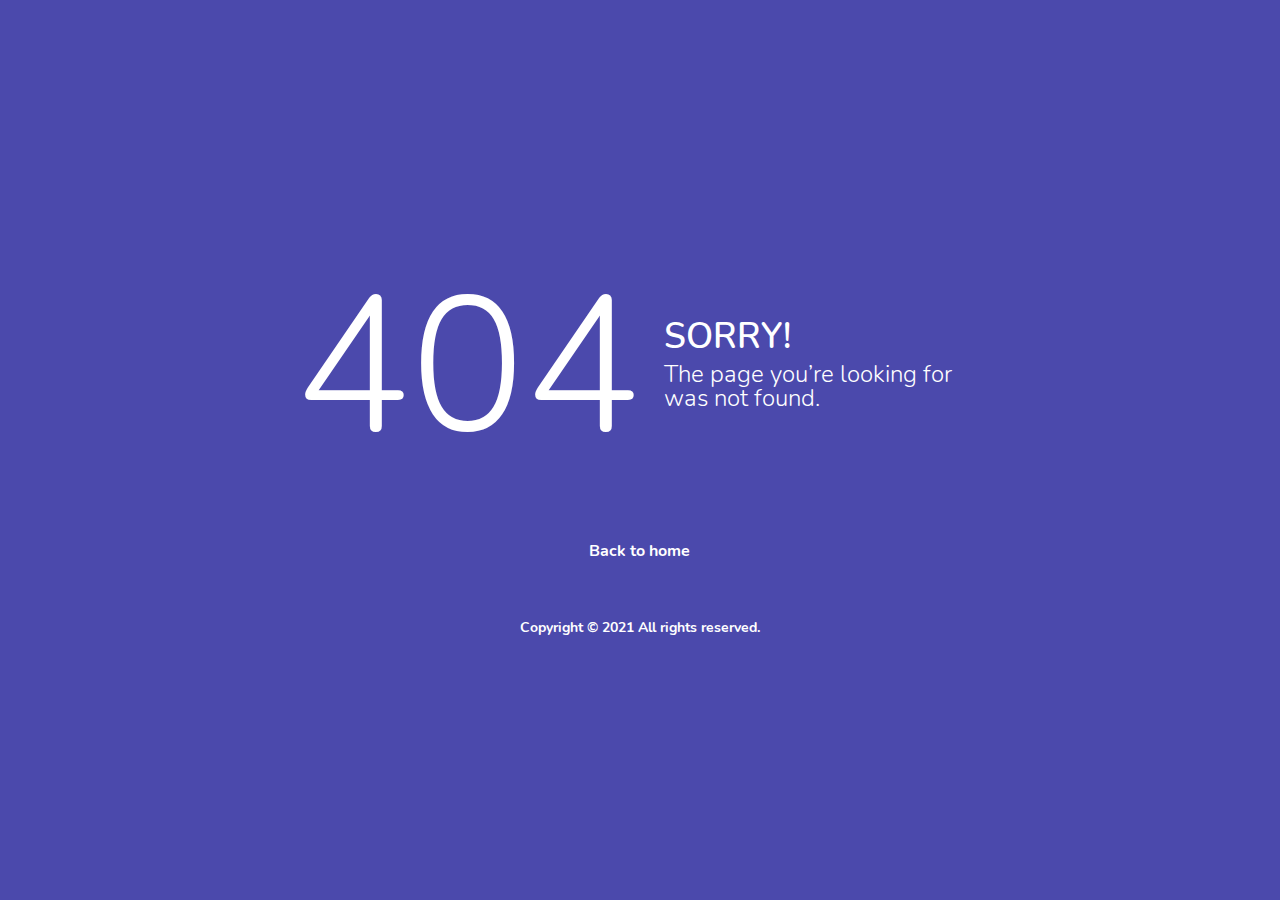
<file: pages/samples/error-404.html>
<!DOCTYPE html>
<html lang="en">

<head>
  <!-- Required meta tags -->
  <meta charset="utf-8">
  <meta name="viewport" content="width=device-width, initial-scale=1, shrink-to-fit=no">
  <title>Admin Template </title>
  <!-- plugins:css -->
  <link rel="stylesheet" href="../../vendors/feather/feather.css">
  <link rel="stylesheet" href="../../vendors/ti-icons/css/themify-icons.css">
  <link rel="stylesheet" href="../../vendors/css/vendor.bundle.base.css">
  <!-- endinject -->
  <!-- Plugin css for this page -->
  <!-- End plugin css for this page -->
  <!-- inject:css -->
  <link rel="stylesheet" href="../../css/vertical-layout-light/style.css">
  <!-- endinject -->
  <link rel="shortcut icon" href="../../images/favicon.png" />
</head>

<body>
  <div class="container-scroller">
    <div class="container-fluid page-body-wrapper full-page-wrapper">
      <div class="content-wrapper d-flex align-items-center text-center error-page bg-primary">
        <div class="row flex-grow">
          <div class="col-lg-7 mx-auto text-white">
            <div class="row align-items-center d-flex flex-row">
              <div class="col-lg-6 text-lg-right pr-lg-4">
                <h1 class="display-1 mb-0">404</h1>
              </div>
              <div class="col-lg-6 error-page-divider text-lg-left pl-lg-4">
                <h2>SORRY!</h2>
                <h3 class="font-weight-light">The page you’re looking for was not found.</h3>
              </div>
            </div>
            <div class="row mt-5">
              <div class="col-12 text-center mt-xl-2">
                <a class="text-white font-weight-medium" href="../../index.html">Back to home</a>
              </div>
            </div>
            <div class="row mt-5">
              <div class="col-12 mt-xl-2">
                <p class="text-white font-weight-medium text-center">Copyright &copy; 2021  All rights reserved.</p>
              </div>
            </div>
          </div>
        </div>
      </div>
      <!-- content-wrapper ends -->
    </div>
    <!-- page-body-wrapper ends -->
  </div>
  <!-- container-scroller -->
  <!-- plugins:js -->
  <script src="../../vendors/js/vendor.bundle.base.js"></script>
  <!-- endinject -->
  <!-- Plugin js for this page -->
  <!-- End plugin js for this page -->
  <!-- inject:js -->
  <script src="../../js/off-canvas.js"></script>
  <script src="../../js/hoverable-collapse.js"></script>
  <script src="../../js/template.js"></script>
  <script src="../../js/settings.js"></script>
  <script src="../../js/todolist.js"></script>
  <!-- endinject -->
</body>

</html>
</file>
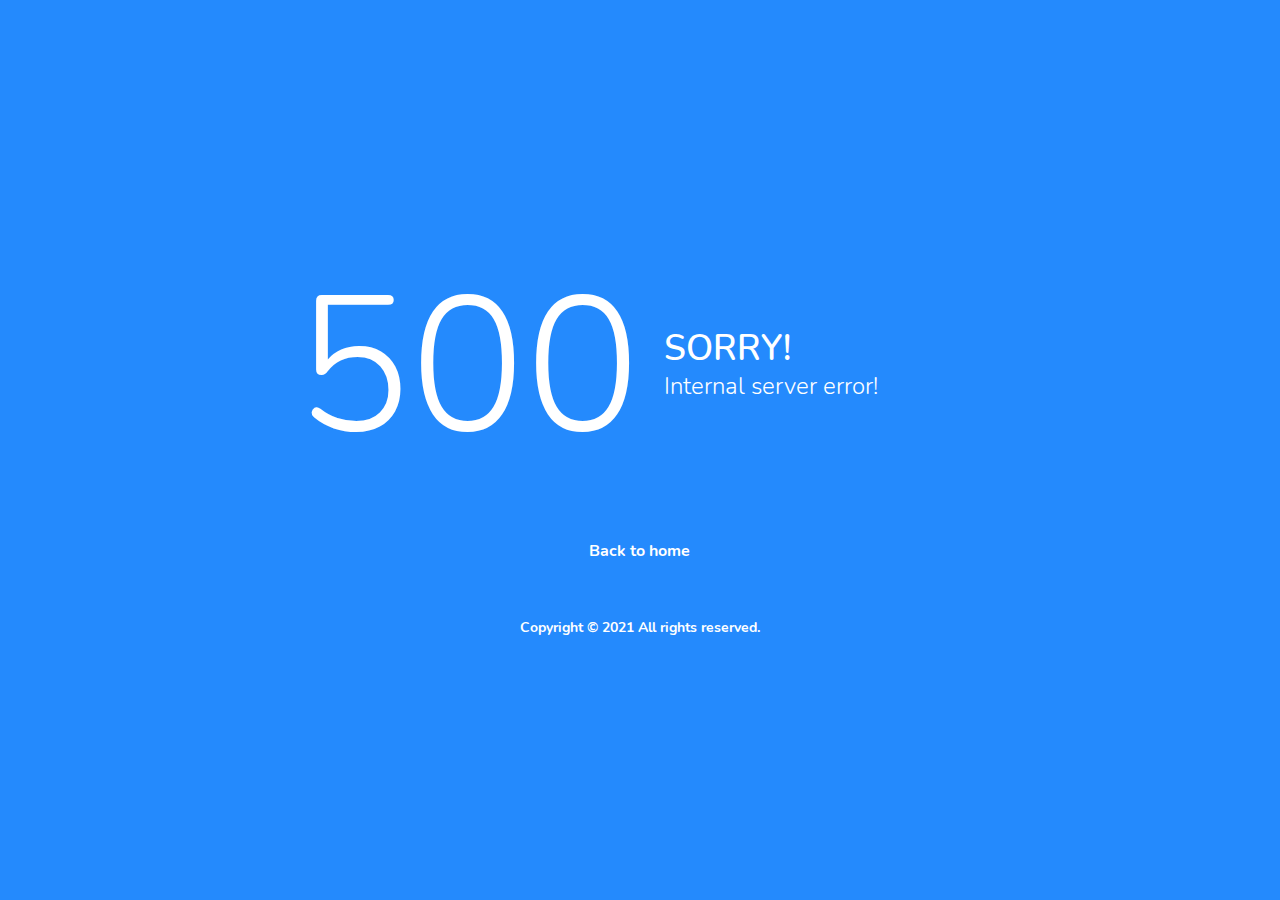
<file: pages/samples/error-500.html>
<!DOCTYPE html>
<html lang="en">

<head>
  <!-- Required meta tags -->
  <meta charset="utf-8">
  <meta name="viewport" content="width=device-width, initial-scale=1, shrink-to-fit=no">
  <title>Admin Template </title>
  <!-- plugins:css -->
  <link rel="stylesheet" href="../../vendors/feather/feather.css">
  <link rel="stylesheet" href="../../vendors/ti-icons/css/themify-icons.css">
  <link rel="stylesheet" href="../../vendors/css/vendor.bundle.base.css">
  <!-- endinject -->
  <!-- Plugin css for this page -->
  <!-- End plugin css for this page -->
  <!-- inject:css -->
  <link rel="stylesheet" href="../../css/vertical-layout-light/style.css">
  <!-- endinject -->
  <link rel="shortcut icon" href="../../images/favicon.png" />
</head>

<body>
  <div class="container-scroller">
    <div class="container-fluid page-body-wrapper full-page-wrapper">
      <div class="content-wrapper d-flex align-items-center text-center error-page bg-info">
        <div class="row flex-grow">
          <div class="col-lg-7 mx-auto text-white">
            <div class="row align-items-center d-flex flex-row">
              <div class="col-lg-6 text-lg-right pr-lg-4">
                <h1 class="display-1 mb-0">500</h1>
              </div>
              <div class="col-lg-6 error-page-divider text-lg-left pl-lg-4">
                <h2>SORRY!</h2>
                <h3 class="font-weight-light">Internal server error!</h3>
              </div>
            </div>
            <div class="row mt-5">
              <div class="col-12 text-center mt-xl-2">
                <a class="text-white font-weight-medium" href="../../index.html">Back to home</a>
              </div>
            </div>
            <div class="row mt-5">
              <div class="col-12 mt-xl-2">
                <p class="text-white font-weight-medium text-center">Copyright &copy; 2021  All rights reserved.</p>
              </div>
            </div>
          </div>
        </div>
      </div>
      <!-- content-wrapper ends -->
    </div>
    <!-- page-body-wrapper ends -->
  </div>
  <!-- container-scroller -->
  <!-- plugins:js -->
  <script src="../../vendors/js/vendor.bundle.base.js"></script>
  <!-- endinject -->
  <!-- Plugin js for this page -->
  <!-- End plugin js for this page -->
  <!-- inject:js -->
  <script src="../../js/off-canvas.js"></script>
  <script src="../../js/hoverable-collapse.js"></script>
  <script src="../../js/template.js"></script>
  <script src="../../js/settings.js"></script>
  <script src="../../js/todolist.js"></script>
  <!-- endinject -->
</body>

</html>
</file>
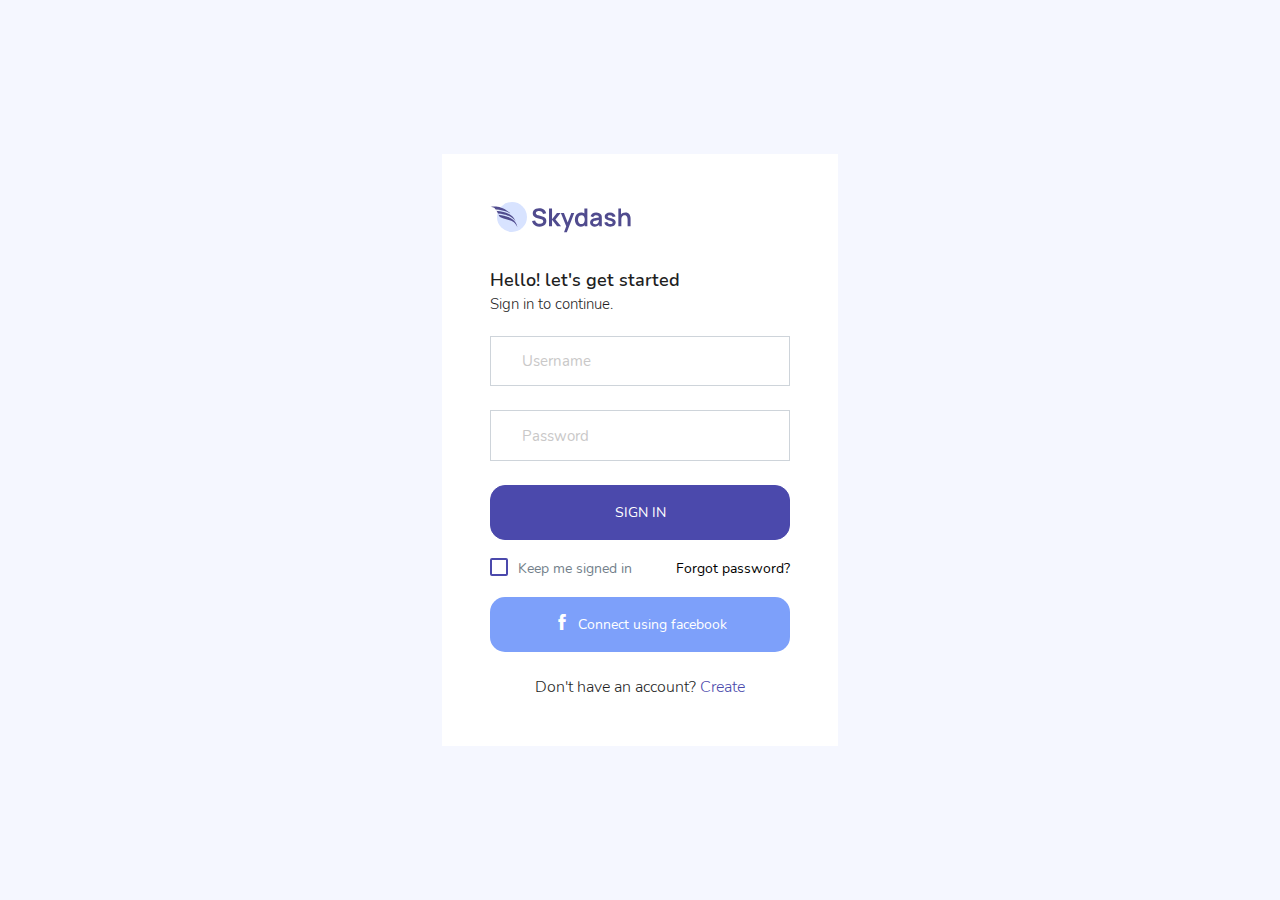
<file: pages/samples/login.html>
<!DOCTYPE html>
<html lang="en">

<head>
  <!-- Required meta tags -->
  <meta charset="utf-8">
  <meta name="viewport" content="width=device-width, initial-scale=1, shrink-to-fit=no">
  <title>Admin Template </title>
  <!-- plugins:css -->
  <link rel="stylesheet" href="../../vendors/feather/feather.css">
  <link rel="stylesheet" href="../../vendors/ti-icons/css/themify-icons.css">
  <link rel="stylesheet" href="../../vendors/css/vendor.bundle.base.css">
  <!-- endinject -->
  <!-- Plugin css for this page -->
  <!-- End plugin css for this page -->
  <!-- inject:css -->
  <link rel="stylesheet" href="../../css/vertical-layout-light/style.css">
  <!-- endinject -->
  <link rel="shortcut icon" href="../../images/favicon.png" />
</head>

<body>
  <div class="container-scroller">
    <div class="container-fluid page-body-wrapper full-page-wrapper">
      <div class="content-wrapper d-flex align-items-center auth px-0">
        <div class="row w-100 mx-0">
          <div class="col-lg-4 mx-auto">
            <div class="auth-form-light text-left py-5 px-4 px-sm-5">
              <div class="brand-logo">
                <img src="../../images/logo.svg" alt="logo">
              </div>
              <h4>Hello! let's get started</h4>
              <h6 class="font-weight-light">Sign in to continue.</h6>
              <form class="pt-3">
                <div class="form-group">
                  <input type="email" class="form-control form-control-lg" id="exampleInputEmail1" placeholder="Username">
                </div>
                <div class="form-group">
                  <input type="password" class="form-control form-control-lg" id="exampleInputPassword1" placeholder="Password">
                </div>
                <div class="mt-3">
                  <a class="btn btn-block btn-primary btn-lg font-weight-medium auth-form-btn" href="../../index.html">SIGN IN</a>
                </div>
                <div class="my-2 d-flex justify-content-between align-items-center">
                  <div class="form-check">
                    <label class="form-check-label text-muted">
                      <input type="checkbox" class="form-check-input">
                      Keep me signed in
                    </label>
                  </div>
                  <a href="#" class="auth-link text-black">Forgot password?</a>
                </div>
                <div class="mb-2">
                  <button type="button" class="btn btn-block btn-facebook auth-form-btn">
                    <i class="ti-facebook mr-2"></i>Connect using facebook
                  </button>
                </div>
                <div class="text-center mt-4 font-weight-light">
                  Don't have an account? <a href="register.html" class="text-primary">Create</a>
                </div>
              </form>
            </div>
          </div>
        </div>
      </div>
      <!-- content-wrapper ends -->
    </div>
    <!-- page-body-wrapper ends -->
  </div>
  <!-- container-scroller -->
  <!-- plugins:js -->
  <script src="../../vendors/js/vendor.bundle.base.js"></script>
  <!-- endinject -->
  <!-- Plugin js for this page -->
  <!-- End plugin js for this page -->
  <!-- inject:js -->
  <script src="../../js/off-canvas.js"></script>
  <script src="../../js/hoverable-collapse.js"></script>
  <script src="../../js/template.js"></script>
  <script src="../../js/settings.js"></script>
  <script src="../../js/todolist.js"></script>
  <!-- endinject -->
</body>

</html>
</file>
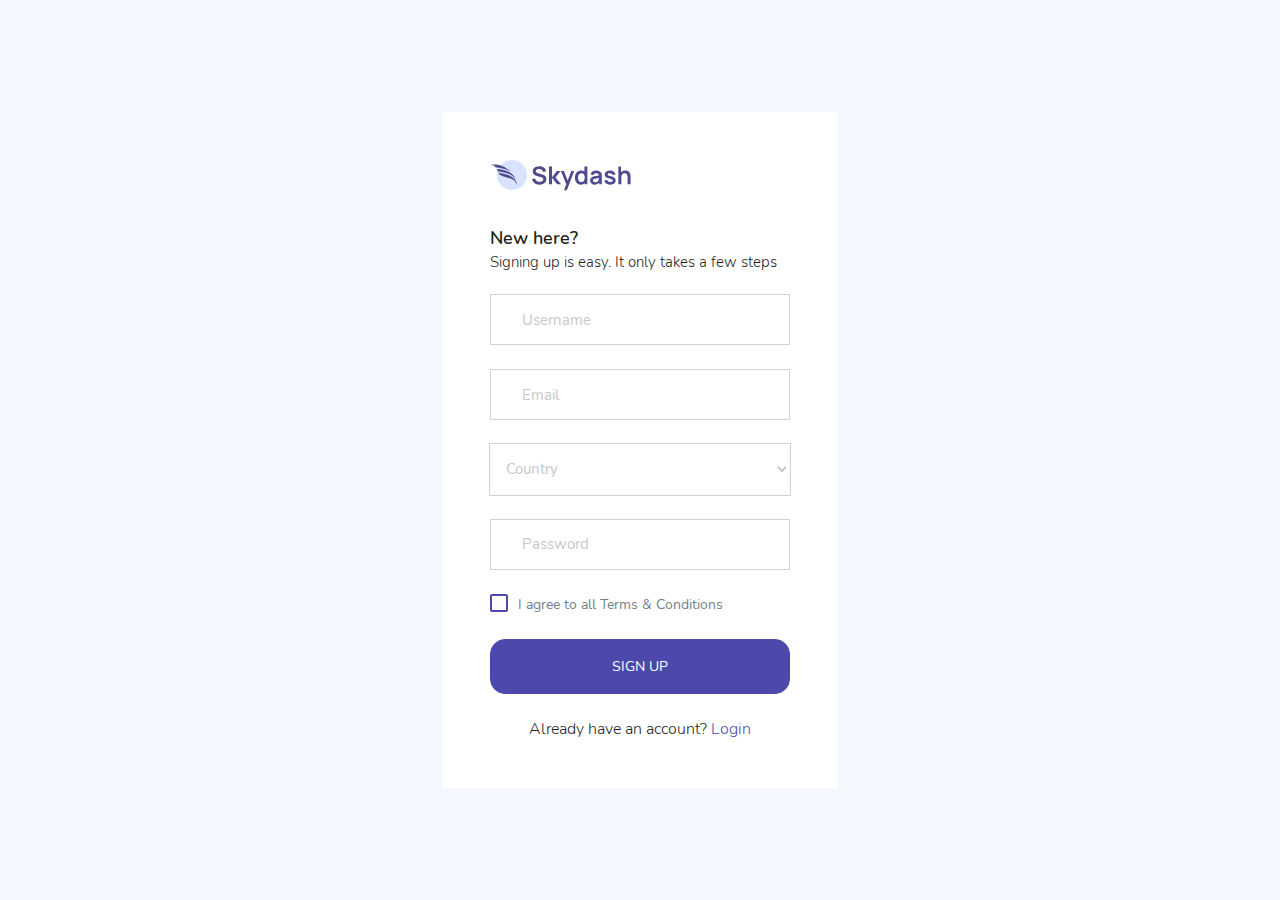
<file: pages/samples/register.html>
<!DOCTYPE html>
<html lang="en">

<head>
  <!-- Required meta tags -->
  <meta charset="utf-8">
  <meta name="viewport" content="width=device-width, initial-scale=1, shrink-to-fit=no">
  <title>Admin Template </title>
  <!-- plugins:css -->
  <link rel="stylesheet" href="../../vendors/feather/feather.css">
  <link rel="stylesheet" href="../../vendors/ti-icons/css/themify-icons.css">
  <link rel="stylesheet" href="../../vendors/css/vendor.bundle.base.css">
  <!-- endinject -->
  <!-- Plugin css for this page -->
  <!-- End plugin css for this page -->
  <!-- inject:css -->
  <link rel="stylesheet" href="../../css/vertical-layout-light/style.css">
  <!-- endinject -->
  <link rel="shortcut icon" href="../../images/favicon.png" />
</head>

<body>
  <div class="container-scroller">
    <div class="container-fluid page-body-wrapper full-page-wrapper">
      <div class="content-wrapper d-flex align-items-center auth px-0">
        <div class="row w-100 mx-0">
          <div class="col-lg-4 mx-auto">
            <div class="auth-form-light text-left py-5 px-4 px-sm-5">
              <div class="brand-logo">
                <img src="../../images/logo.svg" alt="logo">
              </div>
              <h4>New here?</h4>
              <h6 class="font-weight-light">Signing up is easy. It only takes a few steps</h6>
              <form class="pt-3">
                <div class="form-group">
                  <input type="text" class="form-control form-control-lg" id="exampleInputUsername1" placeholder="Username">
                </div>
                <div class="form-group">
                  <input type="email" class="form-control form-control-lg" id="exampleInputEmail1" placeholder="Email">
                </div>
                <div class="form-group">
                  <select class="form-control form-control-lg" id="exampleFormControlSelect2">
                    <option>Country</option>
                    <option>United States of America</option>
                    <option>United Kingdom</option>
                    <option>India</option>
                    <option>Germany</option>
                    <option>Argentina</option>
                  </select>
                </div>
                <div class="form-group">
                  <input type="password" class="form-control form-control-lg" id="exampleInputPassword1" placeholder="Password">
                </div>
                <div class="mb-4">
                  <div class="form-check">
                    <label class="form-check-label text-muted">
                      <input type="checkbox" class="form-check-input">
                      I agree to all Terms & Conditions
                    </label>
                  </div>
                </div>
                <div class="mt-3">
                  <a class="btn btn-block btn-primary btn-lg font-weight-medium auth-form-btn" href="../../index.html">SIGN UP</a>
                </div>
                <div class="text-center mt-4 font-weight-light">
                  Already have an account? <a href="login.html" class="text-primary">Login</a>
                </div>
              </form>
            </div>
          </div>
        </div>
      </div>
      <!-- content-wrapper ends -->
    </div>
    <!-- page-body-wrapper ends -->
  </div>
  <!-- container-scroller -->
  <!-- plugins:js -->
  <script src="../../vendors/js/vendor.bundle.base.js"></script>
  <!-- endinject -->
  <!-- Plugin js for this page -->
  <!-- End plugin js for this page -->
  <!-- inject:js -->
  <script src="../../js/off-canvas.js"></script>
  <script src="../../js/hoverable-collapse.js"></script>
  <script src="../../js/template.js"></script>
  <script src="../../js/settings.js"></script>
  <script src="../../js/todolist.js"></script>
  <!-- endinject -->
</body>

</html>
</file>
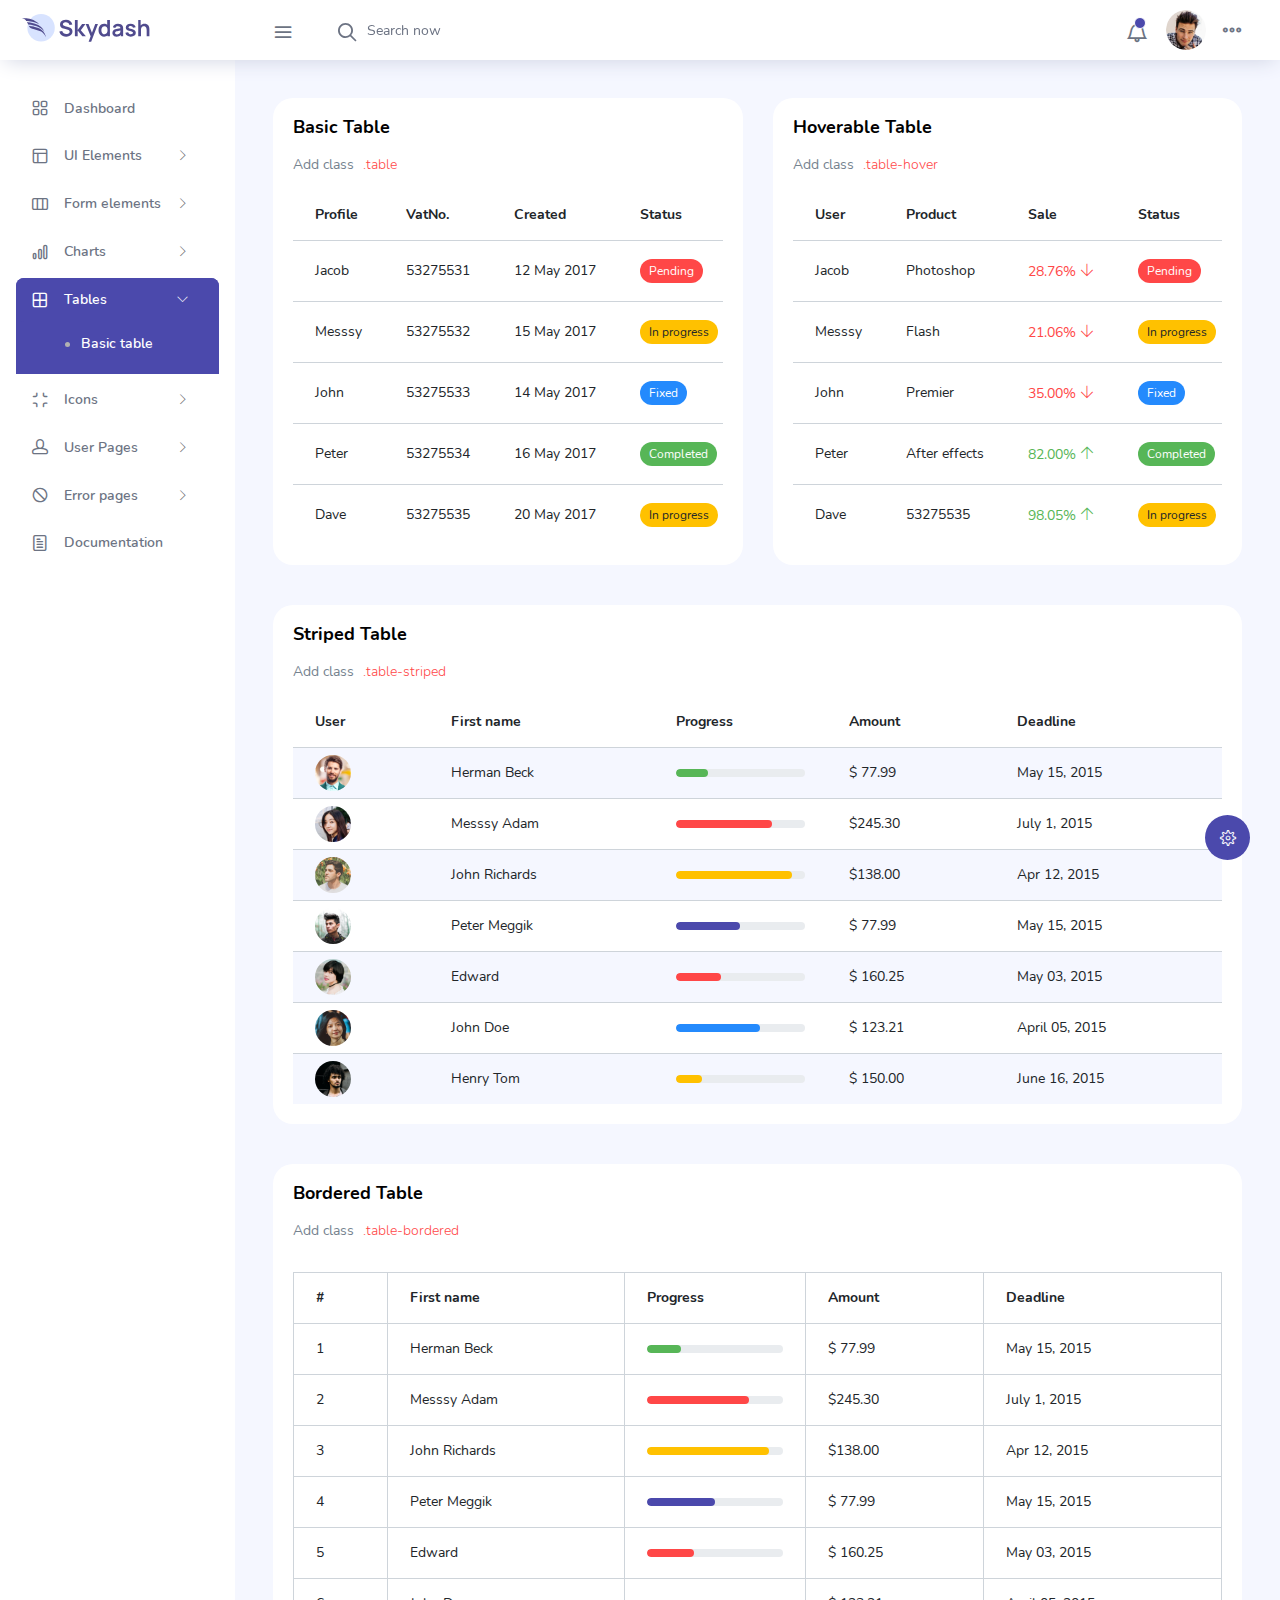
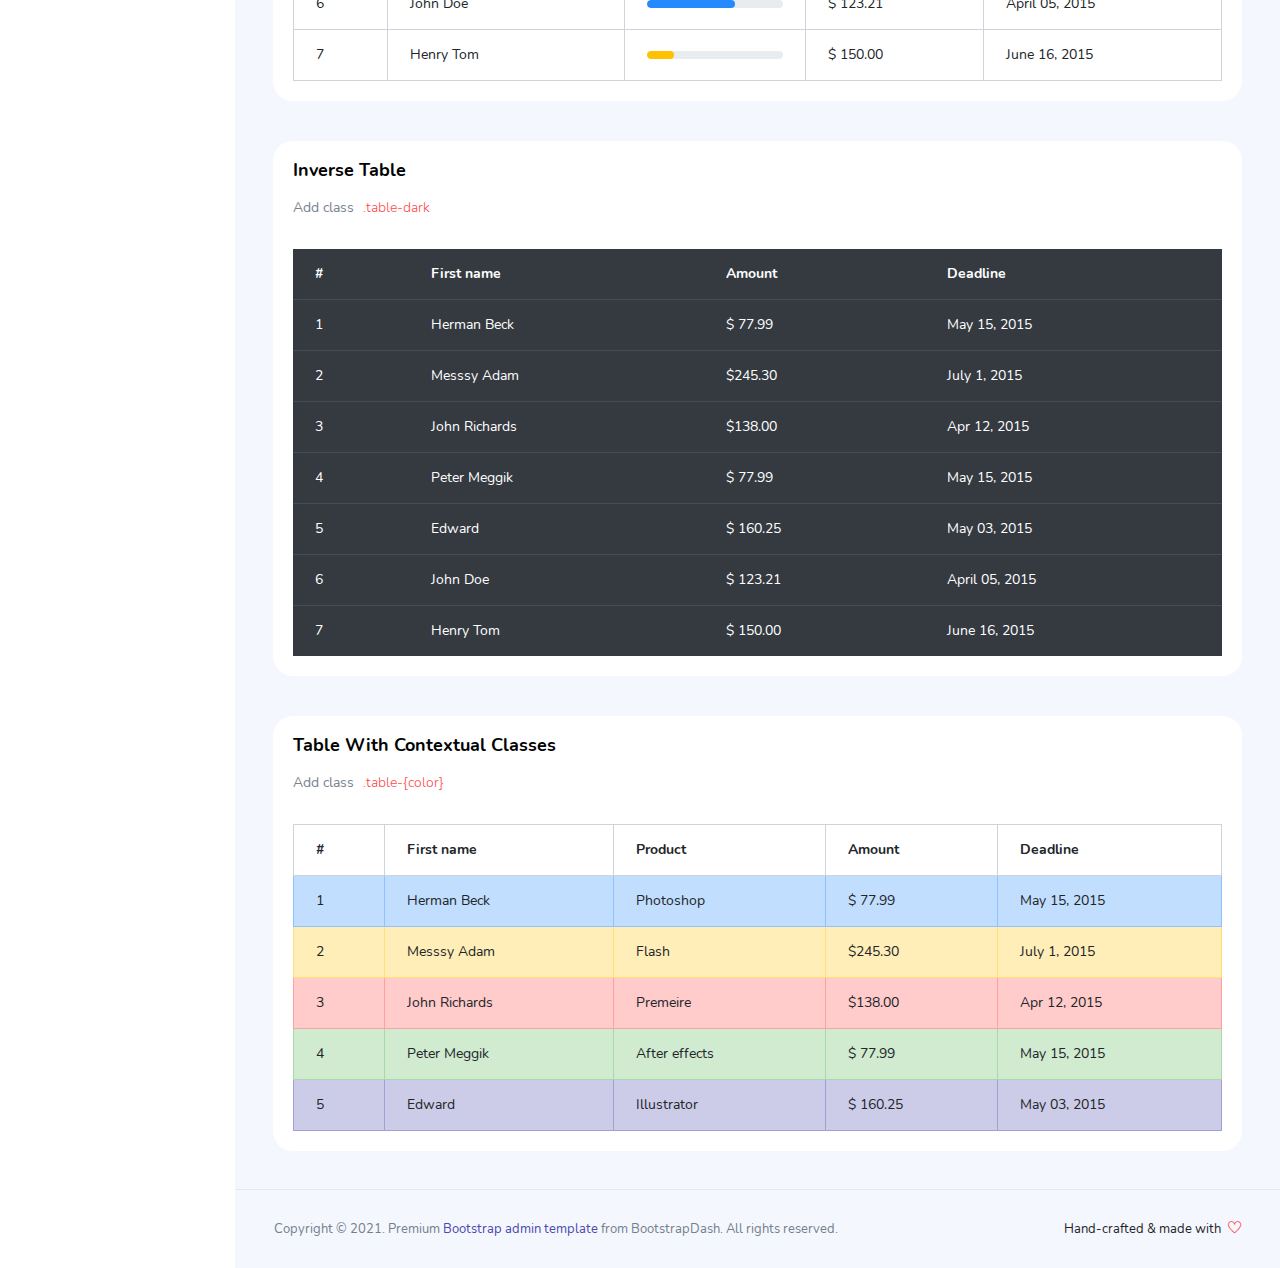
<file: pages/tables/basic-table.html>
<!DOCTYPE html>
<html lang="en">

<head>
  <!-- Required meta tags -->
  <meta charset="utf-8">
  <meta name="viewport" content="width=device-width, initial-scale=1, shrink-to-fit=no">
  <title>Admin Template </title>
  <!-- plugins:css -->
  <link rel="stylesheet" href="../../vendors/feather/feather.css">
  <link rel="stylesheet" href="../../vendors/ti-icons/css/themify-icons.css">
  <link rel="stylesheet" href="../../vendors/css/vendor.bundle.base.css">
  <!-- endinject -->
  <!-- Plugin css for this page -->
  <!-- End plugin css for this page -->
  <!-- inject:css -->
  <link rel="stylesheet" href="../../css/vertical-layout-light/style.css">
  <!-- endinject -->
  <link rel="shortcut icon" href="../../images/favicon.png" />
</head>

<body>
  <div class="container-scroller">
    <!-- partial:../../partials/_navbar.html -->
    <nav class="navbar col-lg-12 col-12 p-0 fixed-top d-flex flex-row">
      <div class="text-center navbar-brand-wrapper d-flex align-items-center justify-content-center">
        <a class="navbar-brand brand-logo mr-5" href="../../index.html"><img src="../../images/logo.svg" class="mr-2" alt="logo"/></a>
        <a class="navbar-brand brand-logo-mini" href="../../index.html"><img src="../../images/logo-mini.svg" alt="logo"/></a>
      </div>
      <div class="navbar-menu-wrapper d-flex align-items-center justify-content-end">
        <button class="navbar-toggler navbar-toggler align-self-center" type="button" data-toggle="minimize">
          <span class="icon-menu"></span>
        </button>
        <ul class="navbar-nav mr-lg-2">
          <li class="nav-item nav-search d-none d-lg-block">
            <div class="input-group">
              <div class="input-group-prepend hover-cursor" id="navbar-search-icon">
                <span class="input-group-text" id="search">
                  <i class="icon-search"></i>
                </span>
              </div>
              <input type="text" class="form-control" id="navbar-search-input" placeholder="Search now" aria-label="search" aria-describedby="search">
            </div>
          </li>
        </ul>
        <ul class="navbar-nav navbar-nav-right">
          <li class="nav-item dropdown">
            <a class="nav-link count-indicator dropdown-toggle" id="notificationDropdown" href="#" data-toggle="dropdown">
              <i class="icon-bell mx-0"></i>
              <span class="count"></span>
            </a>
            <div class="dropdown-menu dropdown-menu-right navbar-dropdown preview-list" aria-labelledby="notificationDropdown">
              <p class="mb-0 font-weight-normal float-left dropdown-header">Notifications</p>
              <a class="dropdown-item preview-item">
                <div class="preview-thumbnail">
                  <div class="preview-icon bg-success">
                    <i class="ti-info-alt mx-0"></i>
                  </div>
                </div>
                <div class="preview-item-content">
                  <h6 class="preview-subject font-weight-normal">Application Error</h6>
                  <p class="font-weight-light small-text mb-0 text-muted">
                    Just now
                  </p>
                </div>
              </a>
              <a class="dropdown-item preview-item">
                <div class="preview-thumbnail">
                  <div class="preview-icon bg-warning">
                    <i class="ti-settings mx-0"></i>
                  </div>
                </div>
                <div class="preview-item-content">
                  <h6 class="preview-subject font-weight-normal">Settings</h6>
                  <p class="font-weight-light small-text mb-0 text-muted">
                    Private message
                  </p>
                </div>
              </a>
              <a class="dropdown-item preview-item">
                <div class="preview-thumbnail">
                  <div class="preview-icon bg-info">
                    <i class="ti-user mx-0"></i>
                  </div>
                </div>
                <div class="preview-item-content">
                  <h6 class="preview-subject font-weight-normal">New user registration</h6>
                  <p class="font-weight-light small-text mb-0 text-muted">
                    2 days ago
                  </p>
                </div>
              </a>
            </div>
          </li>
          <li class="nav-item nav-profile dropdown">
            <a class="nav-link dropdown-toggle" href="#" data-toggle="dropdown" id="profileDropdown">
              <img src="../../images/faces/face28.jpg" alt="profile"/>
            </a>
            <div class="dropdown-menu dropdown-menu-right navbar-dropdown" aria-labelledby="profileDropdown">
              <a class="dropdown-item">
                <i class="ti-settings text-primary"></i>
                Settings
              </a>
              <a class="dropdown-item">
                <i class="ti-power-off text-primary"></i>
                Logout
              </a>
            </div>
          </li>
          <li class="nav-item nav-settings d-none d-lg-flex">
            <a class="nav-link" href="#">
              <i class="icon-ellipsis"></i>
            </a>
          </li>
        </ul>
        <button class="navbar-toggler navbar-toggler-right d-lg-none align-self-center" type="button" data-toggle="offcanvas">
          <span class="icon-menu"></span>
        </button>
      </div>
    </nav>
    <!-- partial -->
    <div class="container-fluid page-body-wrapper">
      <!-- partial:../../partials/_settings-panel.html -->
      <div class="theme-setting-wrapper">
        <div id="settings-trigger"><i class="ti-settings"></i></div>
        <div id="theme-settings" class="settings-panel">
          <i class="settings-close ti-close"></i>
          <p class="settings-heading">SIDEBAR SKINS</p>
          <div class="sidebar-bg-options selected" id="sidebar-light-theme"><div class="img-ss rounded-circle bg-light border mr-3"></div>Light</div>
          <div class="sidebar-bg-options" id="sidebar-dark-theme"><div class="img-ss rounded-circle bg-dark border mr-3"></div>Dark</div>
          <p class="settings-heading mt-2">HEADER SKINS</p>
          <div class="color-tiles mx-0 px-4">
            <div class="tiles success"></div>
            <div class="tiles warning"></div>
            <div class="tiles danger"></div>
            <div class="tiles info"></div>
            <div class="tiles dark"></div>
            <div class="tiles default"></div>
          </div>
        </div>
      </div>
      <div id="right-sidebar" class="settings-panel">
        <i class="settings-close ti-close"></i>
        <ul class="nav nav-tabs border-top" id="setting-panel" role="tablist">
          <li class="nav-item">
            <a class="nav-link active" id="todo-tab" data-toggle="tab" href="#todo-section" role="tab" aria-controls="todo-section" aria-expanded="true">TO DO LIST</a>
          </li>
          <li class="nav-item">
            <a class="nav-link" id="chats-tab" data-toggle="tab" href="#chats-section" role="tab" aria-controls="chats-section">CHATS</a>
          </li>
        </ul>
        <div class="tab-content" id="setting-content">
          <div class="tab-pane fade show active scroll-wrapper" id="todo-section" role="tabpanel" aria-labelledby="todo-section">
            <div class="add-items d-flex px-3 mb-0">
              <form class="form w-100">
                <div class="form-group d-flex">
                  <input type="text" class="form-control todo-list-input" placeholder="Add To-do">
                  <button type="submit" class="add btn btn-primary todo-list-add-btn" id="add-task">Add</button>
                </div>
              </form>
            </div>
            <div class="list-wrapper px-3">
              <ul class="d-flex flex-column-reverse todo-list">
                <li>
                  <div class="form-check">
                    <label class="form-check-label">
                      <input class="checkbox" type="checkbox">
                      Team review meeting at 3.00 PM
                    </label>
                  </div>
                  <i class="remove ti-close"></i>
                </li>
                <li>
                  <div class="form-check">
                    <label class="form-check-label">
                      <input class="checkbox" type="checkbox">
                      Prepare for presentation
                    </label>
                  </div>
                  <i class="remove ti-close"></i>
                </li>
                <li>
                  <div class="form-check">
                    <label class="form-check-label">
                      <input class="checkbox" type="checkbox">
                      Resolve all the low priority tickets due today
                    </label>
                  </div>
                  <i class="remove ti-close"></i>
                </li>
                <li class="completed">
                  <div class="form-check">
                    <label class="form-check-label">
                      <input class="checkbox" type="checkbox" checked>
                      Schedule meeting for next week
                    </label>
                  </div>
                  <i class="remove ti-close"></i>
                </li>
                <li class="completed">
                  <div class="form-check">
                    <label class="form-check-label">
                      <input class="checkbox" type="checkbox" checked>
                      Project review
                    </label>
                  </div>
                  <i class="remove ti-close"></i>
                </li>
              </ul>
            </div>
            <h4 class="px-3 text-muted mt-5 font-weight-light mb-0">Events</h4>
            <div class="events pt-4 px-3">
              <div class="wrapper d-flex mb-2">
                <i class="ti-control-record text-primary mr-2"></i>
                <span>Feb 11 2018</span>
              </div>
              <p class="mb-0 font-weight-thin text-gray">Creating component page build a js</p>
              <p class="text-gray mb-0">The total number of sessions</p>
            </div>
            <div class="events pt-4 px-3">
              <div class="wrapper d-flex mb-2">
                <i class="ti-control-record text-primary mr-2"></i>
                <span>Feb 7 2018</span>
              </div>
              <p class="mb-0 font-weight-thin text-gray">Meeting with Alisa</p>
              <p class="text-gray mb-0 ">Call Sarah Graves</p>
            </div>
          </div>
          <!-- To do section tab ends -->
          <div class="tab-pane fade" id="chats-section" role="tabpanel" aria-labelledby="chats-section">
            <div class="d-flex align-items-center justify-content-between border-bottom">
              <p class="settings-heading border-top-0 mb-3 pl-3 pt-0 border-bottom-0 pb-0">Friends</p>
              <small class="settings-heading border-top-0 mb-3 pt-0 border-bottom-0 pb-0 pr-3 font-weight-normal">See All</small>
            </div>
            <ul class="chat-list">
              <li class="list active">
                <div class="profile"><img src="../../images/faces/face1.jpg" alt="image"><span class="online"></span></div>
                <div class="info">
                  <p>Thomas Douglas</p>
                  <p>Available</p>
                </div>
                <small class="text-muted my-auto">19 min</small>
              </li>
              <li class="list">
                <div class="profile"><img src="../../images/faces/face2.jpg" alt="image"><span class="offline"></span></div>
                <div class="info">
                  <div class="wrapper d-flex">
                    <p>Catherine</p>
                  </div>
                  <p>Away</p>
                </div>
                <div class="badge badge-success badge-pill my-auto mx-2">4</div>
                <small class="text-muted my-auto">23 min</small>
              </li>
              <li class="list">
                <div class="profile"><img src="../../images/faces/face3.jpg" alt="image"><span class="online"></span></div>
                <div class="info">
                  <p>Daniel Russell</p>
                  <p>Available</p>
                </div>
                <small class="text-muted my-auto">14 min</small>
              </li>
              <li class="list">
                <div class="profile"><img src="../../images/faces/face4.jpg" alt="image"><span class="offline"></span></div>
                <div class="info">
                  <p>James Richardson</p>
                  <p>Away</p>
                </div>
                <small class="text-muted my-auto">2 min</small>
              </li>
              <li class="list">
                <div class="profile"><img src="../../images/faces/face5.jpg" alt="image"><span class="online"></span></div>
                <div class="info">
                  <p>Madeline Kennedy</p>
                  <p>Available</p>
                </div>
                <small class="text-muted my-auto">5 min</small>
              </li>
              <li class="list">
                <div class="profile"><img src="../../images/faces/face6.jpg" alt="image"><span class="online"></span></div>
                <div class="info">
                  <p>Sarah Graves</p>
                  <p>Available</p>
                </div>
                <small class="text-muted my-auto">47 min</small>
              </li>
            </ul>
          </div>
          <!-- chat tab ends -->
        </div>
      </div>
      <!-- partial -->
      <!-- partial:../../partials/_sidebar.html -->
      <nav class="sidebar sidebar-offcanvas" id="sidebar">
        <ul class="nav">
          <li class="nav-item">
            <a class="nav-link" href="../../index.html">
              <i class="icon-grid menu-icon"></i>
              <span class="menu-title">Dashboard</span>
            </a>
          </li>
          <li class="nav-item">
            <a class="nav-link" data-toggle="collapse" href="#ui-basic" aria-expanded="false" aria-controls="ui-basic">
              <i class="icon-layout menu-icon"></i>
              <span class="menu-title">UI Elements</span>
              <i class="menu-arrow"></i>
            </a>
            <div class="collapse" id="ui-basic">
              <ul class="nav flex-column sub-menu">
                <li class="nav-item"> <a class="nav-link" href="../../pages/ui-features/buttons.html">Buttons</a></li>
                <li class="nav-item"> <a class="nav-link" href="../../pages/ui-features/dropdowns.html">Dropdowns</a></li>
                <li class="nav-item"> <a class="nav-link" href="../../pages/ui-features/typography.html">Typography</a></li>
              </ul>
            </div>
          </li>
          <li class="nav-item">
            <a class="nav-link" data-toggle="collapse" href="#form-elements" aria-expanded="false" aria-controls="form-elements">
              <i class="icon-columns menu-icon"></i>
              <span class="menu-title">Form elements</span>
              <i class="menu-arrow"></i>
            </a>
            <div class="collapse" id="form-elements">
              <ul class="nav flex-column sub-menu">
                <li class="nav-item"><a class="nav-link" href="../../pages/forms/basic_elements.html">Basic Elements</a></li>
              </ul>
            </div>
          </li>
          <li class="nav-item">
            <a class="nav-link" data-toggle="collapse" href="#charts" aria-expanded="false" aria-controls="charts">
              <i class="icon-bar-graph menu-icon"></i>
              <span class="menu-title">Charts</span>
              <i class="menu-arrow"></i>
            </a>
            <div class="collapse" id="charts">
              <ul class="nav flex-column sub-menu">
                <li class="nav-item"> <a class="nav-link" href="../../pages/charts/chartjs.html">ChartJs</a></li>
              </ul>
            </div>
          </li>
          <li class="nav-item">
            <a class="nav-link" data-toggle="collapse" href="#tables" aria-expanded="false" aria-controls="tables">
              <i class="icon-grid-2 menu-icon"></i>
              <span class="menu-title">Tables</span>
              <i class="menu-arrow"></i>
            </a>
            <div class="collapse" id="tables">
              <ul class="nav flex-column sub-menu">
                <li class="nav-item"> <a class="nav-link" href="../../pages/tables/basic-table.html">Basic table</a></li>
              </ul>
            </div>
          </li>
          <li class="nav-item">
            <a class="nav-link" data-toggle="collapse" href="#icons" aria-expanded="false" aria-controls="icons">
              <i class="icon-contract menu-icon"></i>
              <span class="menu-title">Icons</span>
              <i class="menu-arrow"></i>
            </a>
            <div class="collapse" id="icons">
              <ul class="nav flex-column sub-menu">
                <li class="nav-item"> <a class="nav-link" href="../../pages/icons/mdi.html">Mdi icons</a></li>
              </ul>
            </div>
          </li>
          <li class="nav-item">
            <a class="nav-link" data-toggle="collapse" href="#auth" aria-expanded="false" aria-controls="auth">
              <i class="icon-head menu-icon"></i>
              <span class="menu-title">User Pages</span>
              <i class="menu-arrow"></i>
            </a>
            <div class="collapse" id="auth">
              <ul class="nav flex-column sub-menu">
                <li class="nav-item"> <a class="nav-link" href="../../pages/samples/login.html"> Login </a></li>
                <li class="nav-item"> <a class="nav-link" href="../../pages/samples/register.html"> Register </a></li>
              </ul>
            </div>
          </li>
          <li class="nav-item">
            <a class="nav-link" data-toggle="collapse" href="#error" aria-expanded="false" aria-controls="error">
              <i class="icon-ban menu-icon"></i>
              <span class="menu-title">Error pages</span>
              <i class="menu-arrow"></i>
            </a>
            <div class="collapse" id="error">
              <ul class="nav flex-column sub-menu">
                <li class="nav-item"> <a class="nav-link" href="../../pages/samples/error-404.html"> 404 </a></li>
                <li class="nav-item"> <a class="nav-link" href="../../pages/samples/error-500.html"> 500 </a></li>
              </ul>
            </div>
          </li>
          <li class="nav-item">
            <a class="nav-link" href="../../pages/documentation/documentation.html">
              <i class="icon-paper menu-icon"></i>
              <span class="menu-title">Documentation</span>
            </a>
          </li>
        </ul>
      </nav>
      <!-- partial -->
      <div class="main-panel">
        <div class="content-wrapper">
          <div class="row">
            <div class="col-lg-6 grid-margin stretch-card">
              <div class="card">
                <div class="card-body">
                  <h4 class="card-title">Basic Table</h4>
                  <p class="card-description">
                    Add class <code>.table</code>
                  </p>
                  <div class="table-responsive">
                    <table class="table">
                      <thead>
                        <tr>
                          <th>Profile</th>
                          <th>VatNo.</th>
                          <th>Created</th>
                          <th>Status</th>
                        </tr>
                      </thead>
                      <tbody>
                        <tr>
                          <td>Jacob</td>
                          <td>53275531</td>
                          <td>12 May 2017</td>
                          <td><label class="badge badge-danger">Pending</label></td>
                        </tr>
                        <tr>
                          <td>Messsy</td>
                          <td>53275532</td>
                          <td>15 May 2017</td>
                          <td><label class="badge badge-warning">In progress</label></td>
                        </tr>
                        <tr>
                          <td>John</td>
                          <td>53275533</td>
                          <td>14 May 2017</td>
                          <td><label class="badge badge-info">Fixed</label></td>
                        </tr>
                        <tr>
                          <td>Peter</td>
                          <td>53275534</td>
                          <td>16 May 2017</td>
                          <td><label class="badge badge-success">Completed</label></td>
                        </tr>
                        <tr>
                          <td>Dave</td>
                          <td>53275535</td>
                          <td>20 May 2017</td>
                          <td><label class="badge badge-warning">In progress</label></td>
                        </tr>
                      </tbody>
                    </table>
                  </div>
                </div>
              </div>
            </div>
            <div class="col-lg-6 grid-margin stretch-card">
              <div class="card">
                <div class="card-body">
                  <h4 class="card-title">Hoverable Table</h4>
                  <p class="card-description">
                    Add class <code>.table-hover</code>
                  </p>
                  <div class="table-responsive">
                    <table class="table table-hover">
                      <thead>
                        <tr>
                          <th>User</th>
                          <th>Product</th>
                          <th>Sale</th>
                          <th>Status</th>
                        </tr>
                      </thead>
                      <tbody>
                        <tr>
                          <td>Jacob</td>
                          <td>Photoshop</td>
                          <td class="text-danger"> 28.76% <i class="ti-arrow-down"></i></td>
                          <td><label class="badge badge-danger">Pending</label></td>
                        </tr>
                        <tr>
                          <td>Messsy</td>
                          <td>Flash</td>
                          <td class="text-danger"> 21.06% <i class="ti-arrow-down"></i></td>
                          <td><label class="badge badge-warning">In progress</label></td>
                        </tr>
                        <tr>
                          <td>John</td>
                          <td>Premier</td>
                          <td class="text-danger"> 35.00% <i class="ti-arrow-down"></i></td>
                          <td><label class="badge badge-info">Fixed</label></td>
                        </tr>
                        <tr>
                          <td>Peter</td>
                          <td>After effects</td>
                          <td class="text-success"> 82.00% <i class="ti-arrow-up"></i></td>
                          <td><label class="badge badge-success">Completed</label></td>
                        </tr>
                        <tr>
                          <td>Dave</td>
                          <td>53275535</td>
                          <td class="text-success"> 98.05% <i class="ti-arrow-up"></i></td>
                          <td><label class="badge badge-warning">In progress</label></td>
                        </tr>
                      </tbody>
                    </table>
                  </div>
                </div>
              </div>
            </div>
            <div class="col-lg-12 grid-margin stretch-card">
              <div class="card">
                <div class="card-body">
                  <h4 class="card-title">Striped Table</h4>
                  <p class="card-description">
                    Add class <code>.table-striped</code>
                  </p>
                  <div class="table-responsive">
                    <table class="table table-striped">
                      <thead>
                        <tr>
                          <th>
                            User
                          </th>
                          <th>
                            First name
                          </th>
                          <th>
                            Progress
                          </th>
                          <th>
                            Amount
                          </th>
                          <th>
                            Deadline
                          </th>
                        </tr>
                      </thead>
                      <tbody>
                        <tr>
                          <td class="py-1">
                            <img src="../../images/faces/face1.jpg" alt="image"/>
                          </td>
                          <td>
                            Herman Beck
                          </td>
                          <td>
                            <div class="progress">
                              <div class="progress-bar bg-success" role="progressbar" style="width: 25%" aria-valuenow="25" aria-valuemin="0" aria-valuemax="100"></div>
                            </div>
                          </td>
                          <td>
                            $ 77.99
                          </td>
                          <td>
                            May 15, 2015
                          </td>
                        </tr>
                        <tr>
                          <td class="py-1">
                            <img src="../../images/faces/face2.jpg" alt="image"/>
                          </td>
                          <td>
                            Messsy Adam
                          </td>
                          <td>
                            <div class="progress">
                              <div class="progress-bar bg-danger" role="progressbar" style="width: 75%" aria-valuenow="75" aria-valuemin="0" aria-valuemax="100"></div>
                            </div>
                          </td>
                          <td>
                            $245.30
                          </td>
                          <td>
                            July 1, 2015
                          </td>
                        </tr>
                        <tr>
                          <td class="py-1">
                            <img src="../../images/faces/face3.jpg" alt="image"/>
                          </td>
                          <td>
                            John Richards
                          </td>
                          <td>
                            <div class="progress">
                              <div class="progress-bar bg-warning" role="progressbar" style="width: 90%" aria-valuenow="90" aria-valuemin="0" aria-valuemax="100"></div>
                            </div>
                          </td>
                          <td>
                            $138.00
                          </td>
                          <td>
                            Apr 12, 2015
                          </td>
                        </tr>
                        <tr>
                          <td class="py-1">
                            <img src="../../images/faces/face4.jpg" alt="image"/>
                          </td>
                          <td>
                            Peter Meggik
                          </td>
                          <td>
                            <div class="progress">
                              <div class="progress-bar bg-primary" role="progressbar" style="width: 50%" aria-valuenow="50" aria-valuemin="0" aria-valuemax="100"></div>
                            </div>
                          </td>
                          <td>
                            $ 77.99
                          </td>
                          <td>
                            May 15, 2015
                          </td>
                        </tr>
                        <tr>
                          <td class="py-1">
                            <img src="../../images/faces/face5.jpg" alt="image"/>
                          </td>
                          <td>
                            Edward
                          </td>
                          <td>
                            <div class="progress">
                              <div class="progress-bar bg-danger" role="progressbar" style="width: 35%" aria-valuenow="35" aria-valuemin="0" aria-valuemax="100"></div>
                            </div>
                          </td>
                          <td>
                            $ 160.25
                          </td>
                          <td>
                            May 03, 2015
                          </td>
                        </tr>
                        <tr>
                          <td class="py-1">
                            <img src="../../images/faces/face6.jpg" alt="image"/>
                          </td>
                          <td>
                            John Doe
                          </td>
                          <td>
                            <div class="progress">
                              <div class="progress-bar bg-info" role="progressbar" style="width: 65%" aria-valuenow="65" aria-valuemin="0" aria-valuemax="100"></div>
                            </div>
                          </td>
                          <td>
                            $ 123.21
                          </td>
                          <td>
                            April 05, 2015
                          </td>
                        </tr>
                        <tr>
                          <td class="py-1">
                            <img src="../../images/faces/face7.jpg" alt="image"/>
                          </td>
                          <td>
                            Henry Tom
                          </td>
                          <td>
                            <div class="progress">
                              <div class="progress-bar bg-warning" role="progressbar" style="width: 20%" aria-valuenow="20" aria-valuemin="0" aria-valuemax="100"></div>
                            </div>
                          </td>
                          <td>
                            $ 150.00
                          </td>
                          <td>
                            June 16, 2015
                          </td>
                        </tr>
                      </tbody>
                    </table>
                  </div>
                </div>
              </div>
            </div>
            <div class="col-lg-12 grid-margin stretch-card">
              <div class="card">
                <div class="card-body">
                  <h4 class="card-title">Bordered table</h4>
                  <p class="card-description">
                    Add class <code>.table-bordered</code>
                  </p>
                  <div class="table-responsive pt-3">
                    <table class="table table-bordered">
                      <thead>
                        <tr>
                          <th>
                            #
                          </th>
                          <th>
                            First name
                          </th>
                          <th>
                            Progress
                          </th>
                          <th>
                            Amount
                          </th>
                          <th>
                            Deadline
                          </th>
                        </tr>
                      </thead>
                      <tbody>
                        <tr>
                          <td>
                            1
                          </td>
                          <td>
                            Herman Beck
                          </td>
                          <td>
                            <div class="progress">
                              <div class="progress-bar bg-success" role="progressbar" style="width: 25%" aria-valuenow="25" aria-valuemin="0" aria-valuemax="100"></div>
                            </div>
                          </td>
                          <td>
                            $ 77.99
                          </td>
                          <td>
                            May 15, 2015
                          </td>
                        </tr>
                        <tr>
                          <td>
                            2
                          </td>
                          <td>
                            Messsy Adam
                          </td>
                          <td>
                            <div class="progress">
                              <div class="progress-bar bg-danger" role="progressbar" style="width: 75%" aria-valuenow="75" aria-valuemin="0" aria-valuemax="100"></div>
                            </div>
                          </td>
                          <td>
                            $245.30
                          </td>
                          <td>
                            July 1, 2015
                          </td>
                        </tr>
                        <tr>
                          <td>
                            3
                          </td>
                          <td>
                            John Richards
                          </td>
                          <td>
                            <div class="progress">
                              <div class="progress-bar bg-warning" role="progressbar" style="width: 90%" aria-valuenow="90" aria-valuemin="0" aria-valuemax="100"></div>
                            </div>
                          </td>
                          <td>
                            $138.00
                          </td>
                          <td>
                            Apr 12, 2015
                          </td>
                        </tr>
                        <tr>
                          <td>
                            4
                          </td>
                          <td>
                            Peter Meggik
                          </td>
                          <td>
                            <div class="progress">
                              <div class="progress-bar bg-primary" role="progressbar" style="width: 50%" aria-valuenow="50" aria-valuemin="0" aria-valuemax="100"></div>
                            </div>
                          </td>
                          <td>
                            $ 77.99
                          </td>
                          <td>
                            May 15, 2015
                          </td>
                        </tr>
                        <tr>
                          <td>
                            5
                          </td>
                          <td>
                            Edward
                          </td>
                          <td>
                            <div class="progress">
                              <div class="progress-bar bg-danger" role="progressbar" style="width: 35%" aria-valuenow="35" aria-valuemin="0" aria-valuemax="100"></div>
                            </div>
                          </td>
                          <td>
                            $ 160.25
                          </td>
                          <td>
                            May 03, 2015
                          </td>
                        </tr>
                        <tr>
                          <td>
                            6
                          </td>
                          <td>
                            John Doe
                          </td>
                          <td>
                            <div class="progress">
                              <div class="progress-bar bg-info" role="progressbar" style="width: 65%" aria-valuenow="65" aria-valuemin="0" aria-valuemax="100"></div>
                            </div>
                          </td>
                          <td>
                            $ 123.21
                          </td>
                          <td>
                            April 05, 2015
                          </td>
                        </tr>
                        <tr>
                          <td>
                            7
                          </td>
                          <td>
                            Henry Tom
                          </td>
                          <td>
                            <div class="progress">
                              <div class="progress-bar bg-warning" role="progressbar" style="width: 20%" aria-valuenow="20" aria-valuemin="0" aria-valuemax="100"></div>
                            </div>
                          </td>
                          <td>
                            $ 150.00
                          </td>
                          <td>
                            June 16, 2015
                          </td>
                        </tr>
                      </tbody>
                    </table>
                  </div>
                </div>
              </div>
            </div>
            <div class="col-lg-12 grid-margin stretch-card">
              <div class="card">
                <div class="card-body">
                  <h4 class="card-title">Inverse table</h4>
                  <p class="card-description">
                    Add class <code>.table-dark</code>
                  </p>
                  <div class="table-responsive pt-3">
                    <table class="table table-dark">
                      <thead>
                        <tr>
                          <th>
                            #
                          </th>
                          <th>
                            First name
                          </th>
                          <th>
                            Amount
                          </th>
                          <th>
                            Deadline
                          </th>
                        </tr>
                      </thead>
                      <tbody>
                        <tr>
                          <td>
                            1
                          </td>
                          <td>
                            Herman Beck
                          </td>
                          <td>
                            $ 77.99
                          </td>
                          <td>
                            May 15, 2015
                          </td>
                        </tr>
                        <tr>
                          <td>
                            2
                          </td>
                          <td>
                            Messsy Adam
                          </td>
                          <td>
                            $245.30
                          </td>
                          <td>
                            July 1, 2015
                          </td>
                        </tr>
                        <tr>
                          <td>
                            3
                          </td>
                          <td>
                            John Richards
                          </td>
                          <td>
                            $138.00
                          </td>
                          <td>
                            Apr 12, 2015
                          </td>
                        </tr>
                        <tr>
                          <td>
                            4
                          </td>
                          <td>
                            Peter Meggik
                          </td>
                          <td>
                            $ 77.99
                          </td>
                          <td>
                            May 15, 2015
                          </td>
                        </tr>
                        <tr>
                          <td>
                            5
                          </td>
                          <td>
                            Edward
                          </td>
                          <td>
                            $ 160.25
                          </td>
                          <td>
                            May 03, 2015
                          </td>
                        </tr>
                        <tr>
                          <td>
                            6
                          </td>
                          <td>
                            John Doe
                          </td>
                          <td>
                            $ 123.21
                          </td>
                          <td>
                            April 05, 2015
                          </td>
                        </tr>
                        <tr>
                          <td>
                            7
                          </td>
                          <td>
                            Henry Tom
                          </td>
                          <td>
                            $ 150.00
                          </td>
                          <td>
                            June 16, 2015
                          </td>
                        </tr>
                      </tbody>
                    </table>
                  </div>
                </div>
              </div>
            </div>
            <div class="col-lg-12 stretch-card">
              <div class="card">
                <div class="card-body">
                  <h4 class="card-title">Table with contextual classes</h4>
                  <p class="card-description">
                    Add class <code>.table-{color}</code>
                  </p>
                  <div class="table-responsive pt-3">
                    <table class="table table-bordered">
                      <thead>
                        <tr>
                          <th>
                            #
                          </th>
                          <th>
                            First name
                          </th>
                          <th>
                            Product
                          </th>
                          <th>
                            Amount
                          </th>
                          <th>
                            Deadline
                          </th>
                        </tr>
                      </thead>
                      <tbody>
                        <tr class="table-info">
                          <td>
                            1
                          </td>
                          <td>
                            Herman Beck
                          </td>
                          <td>
                            Photoshop
                          </td>
                          <td>
                            $ 77.99
                          </td>
                          <td>
                            May 15, 2015
                          </td>
                        </tr>
                        <tr class="table-warning">
                          <td>
                            2
                          </td>
                          <td>
                            Messsy Adam
                          </td>
                          <td>
                            Flash
                          </td>
                          <td>
                            $245.30
                          </td>
                          <td>
                            July 1, 2015
                          </td>
                        </tr>
                        <tr class="table-danger">
                          <td>
                            3
                          </td>
                          <td>
                            John Richards
                          </td>
                          <td>
                            Premeire
                          </td>
                          <td>
                            $138.00
                          </td>
                          <td>
                            Apr 12, 2015
                          </td>
                        </tr>
                        <tr class="table-success">
                          <td>
                            4
                          </td>
                          <td>
                            Peter Meggik
                          </td>
                          <td>
                            After effects
                          </td>
                          <td>
                            $ 77.99
                          </td>
                          <td>
                            May 15, 2015
                          </td>
                        </tr>
                        <tr class="table-primary">
                          <td>
                            5
                          </td>
                          <td>
                            Edward
                          </td>
                          <td>
                            Illustrator
                          </td>
                          <td>
                            $ 160.25
                          </td>
                          <td>
                            May 03, 2015
                          </td>
                        </tr>
                      </tbody>
                    </table>
                  </div>
                </div>
              </div>
            </div>
          </div>
        </div>
        <!-- content-wrapper ends -->
        <!-- partial:../../partials/_footer.html -->
        <footer class="footer">
          <div class="d-sm-flex justify-content-center justify-content-sm-between">
            <span class="text-muted text-center text-sm-left d-block d-sm-inline-block">Copyright © 2021.  Premium <a href="https://www.bootstrapdash.com/" target="_blank">Bootstrap admin template</a> from BootstrapDash. All rights reserved.</span>
            <span class="float-none float-sm-right d-block mt-1 mt-sm-0 text-center">Hand-crafted & made with <i class="ti-heart text-danger ml-1"></i></span>
          </div>
        </footer>
        <!-- partial -->
      </div>
      <!-- main-panel ends -->
    </div>
    <!-- page-body-wrapper ends -->
  </div>
  <!-- container-scroller -->
  <!-- plugins:js -->
  <script src="../../vendors/js/vendor.bundle.base.js"></script>
  <!-- endinject -->
  <!-- Plugin js for this page -->
  <!-- End plugin js for this page -->
  <!-- inject:js -->
  <script src="../../js/off-canvas.js"></script>
  <script src="../../js/hoverable-collapse.js"></script>
  <script src="../../js/template.js"></script>
  <script src="../../js/settings.js"></script>
  <script src="../../js/todolist.js"></script>
  <!-- endinject -->
  <!-- Custom js for this page-->
  <!-- End custom js for this page-->
</body>

</html>
</file>
<file: vendors/feather/feather.css>
@charset "UTF-8";
 
@font-face {
  font-family: "feather";
  src:url("fonts/feather-webfont.eot");
  src:url("fonts/feather-webfont.eot?#iefix") format("embedded-opentype"),
    url("fonts/feather-webfont.woff") format("woff"),
    url("fonts/feather-webfont.ttf") format("truetype"),
    url("fonts/feather-webfont.svg#feather") format("svg");
  font-weight: normal;
  font-style: normal;
}

/* Character Mapping Method */
 
[data-icon]:before {
  display: inline-block;
  font-family: "feather";
  content: attr(data-icon);
  font-style: normal;
  font-weight: normal;
  font-variant: normal;
  text-transform: none;
  speak: none;
  line-height: 1;
  -webkit-font-smoothing: antialiased;
  -moz-osx-font-smoothing: grayscale;
}

/* CSS Class Mapping Method */
 
[class^="icon-"],
[class*=" icon-"] {
  display: inline-block;
  font-family: "feather";
  font-style: normal;
  font-weight: normal;
  font-variant: normal;
  text-transform: none;
  speak: none;
  line-height: 1;
  -webkit-font-smoothing: antialiased;
  -moz-osx-font-smoothing: grayscale;
}

.icon-eye:before {
  content: "\e000";
}

.icon-paper-clip:before {
  content: "\e001";
}

.icon-mail:before {
  content: "\e002";
}

.icon-mail:before {
  content: "\e002";
}

.icon-toggle:before {
  content: "\e003";
}

.icon-layout:before {
  content: "\e004";
}

.icon-link:before {
  content: "\e005";
}

.icon-bell:before {
  content: "\e006";
}

.icon-lock:before {
  content: "\e007";
}

.icon-unlock:before {
  content: "\e008";
}

.icon-ribbon:before {
  content: "\e009";
}

.icon-image:before {
  content: "\e010";
}

.icon-signal:before {
  content: "\e011";
}

.icon-target:before {
  content: "\e012";
}

.icon-clipboard:before {
  content: "\e013";
}

.icon-clock:before {
  content: "\e014";
}

.icon-clock:before {
  content: "\e014";
}

.icon-watch:before {
  content: "\e015";
}

.icon-air-play:before {
  content: "\e016";
}

.icon-camera:before {
  content: "\e017";
}

.icon-video:before {
  content: "\e018";
}

.icon-disc:before {
  content: "\e019";
}

.icon-printer:before {
  content: "\e020";
}

.icon-monitor:before {
  content: "\e021";
}

.icon-server:before {
  content: "\e022";
}

.icon-cog:before {
  content: "\e023";
}

.icon-heart:before {
  content: "\e024";
}

.icon-paragraph:before {
  content: "\e025";
}

.icon-align-justify:before {
  content: "\e026";
}

.icon-align-left:before {
  content: "\e027";
}

.icon-align-center:before {
  content: "\e028";
}

.icon-align-right:before {
  content: "\e029";
}

.icon-book:before {
  content: "\e030";
}

.icon-layers:before {
  content: "\e031";
}

.icon-stack:before {
  content: "\e032";
}

.icon-stack-2:before {
  content: "\e033";
}

.icon-paper:before {
  content: "\e034";
}

.icon-paper-stack:before {
  content: "\e035";
}

.icon-search:before {
  content: "\e036";
}

.icon-zoom-in:before {
  content: "\e037";
}

.icon-zoom-out:before {
  content: "\e038";
}

.icon-reply:before {
  content: "\e039";
}

.icon-circle-plus:before {
  content: "\e040";
}

.icon-circle-minus:before {
  content: "\e041";
}

.icon-circle-check:before {
  content: "\e042";
}

.icon-circle-cross:before {
  content: "\e043";
}

.icon-square-plus:before {
  content: "\e044";
}

.icon-square-minus:before {
  content: "\e045";
}

.icon-square-check:before {
  content: "\e046";
}

.icon-square-cross:before {
  content: "\e047";
}

.icon-microphone:before {
  content: "\e048";
}

.icon-record:before {
  content: "\e049";
}

.icon-skip-back:before {
  content: "\e050";
}

.icon-rewind:before {
  content: "\e051";
}

.icon-play:before {
  content: "\e052";
}

.icon-pause:before {
  content: "\e053";
}

.icon-stop:before {
  content: "\e054";
}

.icon-fast-forward:before {
  content: "\e055";
}

.icon-skip-forward:before {
  content: "\e056";
}

.icon-shuffle:before {
  content: "\e057";
}

.icon-repeat:before {
  content: "\e058";
}

.icon-folder:before {
  content: "\e059";
}

.icon-umbrella:before {
  content: "\e060";
}

.icon-moon:before {
  content: "\e061";
}

.icon-thermometer:before {
  content: "\e062";
}

.icon-drop:before {
  content: "\e063";
}

.icon-sun:before {
  content: "\e064";
}

.icon-cloud:before {
  content: "\e065";
}

.icon-cloud-upload:before {
  content: "\e066";
}

.icon-cloud-download:before {
  content: "\e067";
}

.icon-upload:before {
  content: "\e068";
}

.icon-download:before {
  content: "\e069";
}

.icon-location:before {
  content: "\e070";
}

.icon-location-2:before {
  content: "\e071";
}

.icon-map:before {
  content: "\e072";
}

.icon-battery:before {
  content: "\e073";
}

.icon-head:before {
  content: "\e074";
}

.icon-briefcase:before {
  content: "\e075";
}

.icon-speech-bubble:before {
  content: "\e076";
}

.icon-anchor:before {
  content: "\e077";
}

.icon-globe:before {
  content: "\e078";
}

.icon-box:before {
  content: "\e079";
}

.icon-reload:before {
  content: "\e080";
}

.icon-share:before {
  content: "\e081";
}

.icon-marquee:before {
  content: "\e082";
}

.icon-marquee-plus:before {
  content: "\e083";
}

.icon-marquee-minus:before {
  content: "\e084";
}

.icon-tag:before {
  content: "\e085";
}

.icon-power:before {
  content: "\e086";
}

.icon-command:before {
  content: "\e087";
}

.icon-alt:before {
  content: "\e088";
}

.icon-esc:before {
  content: "\e089";
}

.icon-bar-graph:before {
  content: "\e090";
}

.icon-bar-graph-2:before {
  content: "\e091";
}

.icon-pie-graph:before {
  content: "\e092";
}

.icon-star:before {
  content: "\e093";
}

.icon-arrow-left:before {
  content: "\e094";
}

.icon-arrow-right:before {
  content: "\e095";
}

.icon-arrow-up:before {
  content: "\e096";
}

.icon-arrow-down:before {
  content: "\e097";
}

.icon-volume:before {
  content: "\e098";
}

.icon-mute:before {
  content: "\e099";
}

.icon-content-right:before {
  content: "\e100";
}

.icon-content-left:before {
  content: "\e101";
}

.icon-grid:before {
  content: "\e102";
}

.icon-grid-2:before {
  content: "\e103";
}

.icon-columns:before {
  content: "\e104";
}

.icon-loader:before {
  content: "\e105";
}

.icon-bag:before {
  content: "\e106";
}

.icon-ban:before {
  content: "\e107";
}

.icon-flag:before {
  content: "\e108";
}

.icon-trash:before {
  content: "\e109";
}

.icon-expand:before {
  content: "\e110";
}

.icon-contract:before {
  content: "\e111";
}

.icon-maximize:before {
  content: "\e112";
}

.icon-minimize:before {
  content: "\e113";
}

.icon-plus:before {
  content: "\e114";
}

.icon-minus:before {
  content: "\e115";
}

.icon-check:before {
  content: "\e116";
}

.icon-cross:before {
  content: "\e117";
}

.icon-move:before {
  content: "\e118";
}

.icon-delete:before {
  content: "\e119";
}

.icon-menu:before {
  content: "\e120";
}

.icon-archive:before {
  content: "\e121";
}

.icon-inbox:before {
  content: "\e122";
}

.icon-outbox:before {
  content: "\e123";
}

.icon-file:before {
  content: "\e124";
}

.icon-file-add:before {
  content: "\e125";
}

.icon-file-subtract:before {
  content: "\e126";
}

.icon-help:before {
  content: "\e127";
}

.icon-open:before {
  content: "\e128";
}

.icon-ellipsis:before {
  content: "\e129";
}
</file>
<file: vendors/ti-icons/css/themify-icons.css>
@font-face {
	font-family: 'themify';
	src:url('../fonts/themify.eot');
	src:url('../fonts/themify.eot?#iefix') format('embedded-opentype'),
		url('../fonts/themify.woff') format('woff'),
		url('../fonts/themify.ttf') format('truetype'),
		url('../fonts/themify.svg') format('svg');
	font-weight: normal;
	font-style: normal;
}

[class^="ti-"], [class*=" ti-"] {
	font-family: 'themify';
	speak: none;
	font-style: normal;
	font-weight: normal;
	font-variant: normal;
	text-transform: none;
	line-height: 1;

	/* Better Font Rendering =========== */
	-webkit-font-smoothing: antialiased;
	-moz-osx-font-smoothing: grayscale;
}

.ti-wand:before {
	content: "\e600";
}
.ti-volume:before {
	content: "\e601";
}
.ti-user:before {
	content: "\e602";
}
.ti-unlock:before {
	content: "\e603";
}
.ti-unlink:before {
	content: "\e604";
}
.ti-trash:before {
	content: "\e605";
}
.ti-thought:before {
	content: "\e606";
}
.ti-target:before {
	content: "\e607";
}
.ti-tag:before {
	content: "\e608";
}
.ti-tablet:before {
	content: "\e609";
}
.ti-star:before {
	content: "\e60a";
}
.ti-spray:before {
	content: "\e60b";
}
.ti-signal:before {
	content: "\e60c";
}
.ti-shopping-cart:before {
	content: "\e60d";
}
.ti-shopping-cart-full:before {
	content: "\e60e";
}
.ti-settings:before {
	content: "\e60f";
}
.ti-search:before {
	content: "\e610";
}
.ti-zoom-in:before {
	content: "\e611";
}
.ti-zoom-out:before {
	content: "\e612";
}
.ti-cut:before {
	content: "\e613";
}
.ti-ruler:before {
	content: "\e614";
}
.ti-ruler-pencil:before {
	content: "\e615";
}
.ti-ruler-alt:before {
	content: "\e616";
}
.ti-bookmark:before {
	content: "\e617";
}
.ti-bookmark-alt:before {
	content: "\e618";
}
.ti-reload:before {
	content: "\e619";
}
.ti-plus:before {
	content: "\e61a";
}
.ti-pin:before {
	content: "\e61b";
}
.ti-pencil:before {
	content: "\e61c";
}
.ti-pencil-alt:before {
	content: "\e61d";
}
.ti-paint-roller:before {
	content: "\e61e";
}
.ti-paint-bucket:before {
	content: "\e61f";
}
.ti-na:before {
	content: "\e620";
}
.ti-mobile:before {
	content: "\e621";
}
.ti-minus:before {
	content: "\e622";
}
.ti-medall:before {
	content: "\e623";
}
.ti-medall-alt:before {
	content: "\e624";
}
.ti-marker:before {
	content: "\e625";
}
.ti-marker-alt:before {
	content: "\e626";
}
.ti-arrow-up:before {
	content: "\e627";
}
.ti-arrow-right:before {
	content: "\e628";
}
.ti-arrow-left:before {
	content: "\e629";
}
.ti-arrow-down:before {
	content: "\e62a";
}
.ti-lock:before {
	content: "\e62b";
}
.ti-location-arrow:before {
	content: "\e62c";
}
.ti-link:before {
	content: "\e62d";
}
.ti-layout:before {
	content: "\e62e";
}
.ti-layers:before {
	content: "\e62f";
}
.ti-layers-alt:before {
	content: "\e630";
}
.ti-key:before {
	content: "\e631";
}
.ti-import:before {
	content: "\e632";
}
.ti-image:before {
	content: "\e633";
}
.ti-heart:before {
	content: "\e634";
}
.ti-heart-broken:before {
	content: "\e635";
}
.ti-hand-stop:before {
	content: "\e636";
}
.ti-hand-open:before {
	content: "\e637";
}
.ti-hand-drag:before {
	content: "\e638";
}
.ti-folder:before {
	content: "\e639";
}
.ti-flag:before {
	content: "\e63a";
}
.ti-flag-alt:before {
	content: "\e63b";
}
.ti-flag-alt-2:before {
	content: "\e63c";
}
.ti-eye:before {
	content: "\e63d";
}
.ti-export:before {
	content: "\e63e";
}
.ti-exchange-vertical:before {
	content: "\e63f";
}
.ti-desktop:before {
	content: "\e640";
}
.ti-cup:before {
	content: "\e641";
}
.ti-crown:before {
	content: "\e642";
}
.ti-comments:before {
	content: "\e643";
}
.ti-comment:before {
	content: "\e644";
}
.ti-comment-alt:before {
	content: "\e645";
}
.ti-close:before {
	content: "\e646";
}
.ti-clip:before {
	content: "\e647";
}
.ti-angle-up:before {
	content: "\e648";
}
.ti-angle-right:before {
	content: "\e649";
}
.ti-angle-left:before {
	content: "\e64a";
}
.ti-angle-down:before {
	content: "\e64b";
}
.ti-check:before {
	content: "\e64c";
}
.ti-check-box:before {
	content: "\e64d";
}
.ti-camera:before {
	content: "\e64e";
}
.ti-announcement:before {
	content: "\e64f";
}
.ti-brush:before {
	content: "\e650";
}
.ti-briefcase:before {
	content: "\e651";
}
.ti-bolt:before {
	content: "\e652";
}
.ti-bolt-alt:before {
	content: "\e653";
}
.ti-blackboard:before {
	content: "\e654";
}
.ti-bag:before {
	content: "\e655";
}
.ti-move:before {
	content: "\e656";
}
.ti-arrows-vertical:before {
	content: "\e657";
}
.ti-arrows-horizontal:before {
	content: "\e658";
}
.ti-fullscreen:before {
	content: "\e659";
}
.ti-arrow-top-right:before {
	content: "\e65a";
}
.ti-arrow-top-left:before {
	content: "\e65b";
}
.ti-arrow-circle-up:before {
	content: "\e65c";
}
.ti-arrow-circle-right:before {
	content: "\e65d";
}
.ti-arrow-circle-left:before {
	content: "\e65e";
}
.ti-arrow-circle-down:before {
	content: "\e65f";
}
.ti-angle-double-up:before {
	content: "\e660";
}
.ti-angle-double-right:before {
	content: "\e661";
}
.ti-angle-double-left:before {
	content: "\e662";
}
.ti-angle-double-down:before {
	content: "\e663";
}
.ti-zip:before {
	content: "\e664";
}
.ti-world:before {
	content: "\e665";
}
.ti-wheelchair:before {
	content: "\e666";
}
.ti-view-list:before {
	content: "\e667";
}
.ti-view-list-alt:before {
	content: "\e668";
}
.ti-view-grid:before {
	content: "\e669";
}
.ti-uppercase:before {
	content: "\e66a";
}
.ti-upload:before {
	content: "\e66b";
}
.ti-underline:before {
	content: "\e66c";
}
.ti-truck:before {
	content: "\e66d";
}
.ti-timer:before {
	content: "\e66e";
}
.ti-ticket:before {
	content: "\e66f";
}
.ti-thumb-up:before {
	content: "\e670";
}
.ti-thumb-down:before {
	content: "\e671";
}
.ti-text:before {
	content: "\e672";
}
.ti-stats-up:before {
	content: "\e673";
}
.ti-stats-down:before {
	content: "\e674";
}
.ti-split-v:before {
	content: "\e675";
}
.ti-split-h:before {
	content: "\e676";
}
.ti-smallcap:before {
	content: "\e677";
}
.ti-shine:before {
	content: "\e678";
}
.ti-shift-right:before {
	content: "\e679";
}
.ti-shift-left:before {
	content: "\e67a";
}
.ti-shield:before {
	content: "\e67b";
}
.ti-notepad:before {
	content: "\e67c";
}
.ti-server:before {
	content: "\e67d";
}
.ti-quote-right:before {
	content: "\e67e";
}
.ti-quote-left:before {
	content: "\e67f";
}
.ti-pulse:before {
	content: "\e680";
}
.ti-printer:before {
	content: "\e681";
}
.ti-power-off:before {
	content: "\e682";
}
.ti-plug:before {
	content: "\e683";
}
.ti-pie-chart:before {
	content: "\e684";
}
.ti-paragraph:before {
	content: "\e685";
}
.ti-panel:before {
	content: "\e686";
}
.ti-package:before {
	content: "\e687";
}
.ti-music:before {
	content: "\e688";
}
.ti-music-alt:before {
	content: "\e689";
}
.ti-mouse:before {
	content: "\e68a";
}
.ti-mouse-alt:before {
	content: "\e68b";
}
.ti-money:before {
	content: "\e68c";
}
.ti-microphone:before {
	content: "\e68d";
}
.ti-menu:before {
	content: "\e68e";
}
.ti-menu-alt:before {
	content: "\e68f";
}
.ti-map:before {
	content: "\e690";
}
.ti-map-alt:before {
	content: "\e691";
}
.ti-loop:before {
	content: "\e692";
}
.ti-location-pin:before {
	content: "\e693";
}
.ti-list:before {
	content: "\e694";
}
.ti-light-bulb:before {
	content: "\e695";
}
.ti-Italic:before {
	content: "\e696";
}
.ti-info:before {
	content: "\e697";
}
.ti-infinite:before {
	content: "\e698";
}
.ti-id-badge:before {
	content: "\e699";
}
.ti-hummer:before {
	content: "\e69a";
}
.ti-home:before {
	content: "\e69b";
}
.ti-help:before {
	content: "\e69c";
}
.ti-headphone:before {
	content: "\e69d";
}
.ti-harddrives:before {
	content: "\e69e";
}
.ti-harddrive:before {
	content: "\e69f";
}
.ti-gift:before {
	content: "\e6a0";
}
.ti-game:before {
	content: "\e6a1";
}
.ti-filter:before {
	content: "\e6a2";
}
.ti-files:before {
	content: "\e6a3";
}
.ti-file:before {
	content: "\e6a4";
}
.ti-eraser:before {
	content: "\e6a5";
}
.ti-envelope:before {
	content: "\e6a6";
}
.ti-download:before {
	content: "\e6a7";
}
.ti-direction:before {
	content: "\e6a8";
}
.ti-direction-alt:before {
	content: "\e6a9";
}
.ti-dashboard:before {
	content: "\e6aa";
}
.ti-control-stop:before {
	content: "\e6ab";
}
.ti-control-shuffle:before {
	content: "\e6ac";
}
.ti-control-play:before {
	content: "\e6ad";
}
.ti-control-pause:before {
	content: "\e6ae";
}
.ti-control-forward:before {
	content: "\e6af";
}
.ti-control-backward:before {
	content: "\e6b0";
}
.ti-cloud:before {
	content: "\e6b1";
}
.ti-cloud-up:before {
	content: "\e6b2";
}
.ti-cloud-down:before {
	content: "\e6b3";
}
.ti-clipboard:before {
	content: "\e6b4";
}
.ti-car:before {
	content: "\e6b5";
}
.ti-calendar:before {
	content: "\e6b6";
}
.ti-book:before {
	content: "\e6b7";
}
.ti-bell:before {
	content: "\e6b8";
}
.ti-basketball:before {
	content: "\e6b9";
}
.ti-bar-chart:before {
	content: "\e6ba";
}
.ti-bar-chart-alt:before {
	content: "\e6bb";
}
.ti-back-right:before {
	content: "\e6bc";
}
.ti-back-left:before {
	content: "\e6bd";
}
.ti-arrows-corner:before {
	content: "\e6be";
}
.ti-archive:before {
	content: "\e6bf";
}
.ti-anchor:before {
	content: "\e6c0";
}
.ti-align-right:before {
	content: "\e6c1";
}
.ti-align-left:before {
	content: "\e6c2";
}
.ti-align-justify:before {
	content: "\e6c3";
}
.ti-align-center:before {
	content: "\e6c4";
}
.ti-alert:before {
	content: "\e6c5";
}
.ti-alarm-clock:before {
	content: "\e6c6";
}
.ti-agenda:before {
	content: "\e6c7";
}
.ti-write:before {
	content: "\e6c8";
}
.ti-window:before {
	content: "\e6c9";
}
.ti-widgetized:before {
	content: "\e6ca";
}
.ti-widget:before {
	content: "\e6cb";
}
.ti-widget-alt:before {
	content: "\e6cc";
}
.ti-wallet:before {
	content: "\e6cd";
}
.ti-video-clapper:before {
	content: "\e6ce";
}
.ti-video-camera:before {
	content: "\e6cf";
}
.ti-vector:before {
	content: "\e6d0";
}
.ti-themify-logo:before {
	content: "\e6d1";
}
.ti-themify-favicon:before {
	content: "\e6d2";
}
.ti-themify-favicon-alt:before {
	content: "\e6d3";
}
.ti-support:before {
	content: "\e6d4";
}
.ti-stamp:before {
	content: "\e6d5";
}
.ti-split-v-alt:before {
	content: "\e6d6";
}
.ti-slice:before {
	content: "\e6d7";
}
.ti-shortcode:before {
	content: "\e6d8";
}
.ti-shift-right-alt:before {
	content: "\e6d9";
}
.ti-shift-left-alt:before {
	content: "\e6da";
}
.ti-ruler-alt-2:before {
	content: "\e6db";
}
.ti-receipt:before {
	content: "\e6dc";
}
.ti-pin2:before {
	content: "\e6dd";
}
.ti-pin-alt:before {
	content: "\e6de";
}
.ti-pencil-alt2:before {
	content: "\e6df";
}
.ti-palette:before {
	content: "\e6e0";
}
.ti-more:before {
	content: "\e6e1";
}
.ti-more-alt:before {
	content: "\e6e2";
}
.ti-microphone-alt:before {
	content: "\e6e3";
}
.ti-magnet:before {
	content: "\e6e4";
}
.ti-line-double:before {
	content: "\e6e5";
}
.ti-line-dotted:before {
	content: "\e6e6";
}
.ti-line-dashed:before {
	content: "\e6e7";
}
.ti-layout-width-full:before {
	content: "\e6e8";
}
.ti-layout-width-default:before {
	content: "\e6e9";
}
.ti-layout-width-default-alt:before {
	content: "\e6ea";
}
.ti-layout-tab:before {
	content: "\e6eb";
}
.ti-layout-tab-window:before {
	content: "\e6ec";
}
.ti-layout-tab-v:before {
	content: "\e6ed";
}
.ti-layout-tab-min:before {
	content: "\e6ee";
}
.ti-layout-slider:before {
	content: "\e6ef";
}
.ti-layout-slider-alt:before {
	content: "\e6f0";
}
.ti-layout-sidebar-right:before {
	content: "\e6f1";
}
.ti-layout-sidebar-none:before {
	content: "\e6f2";
}
.ti-layout-sidebar-left:before {
	content: "\e6f3";
}
.ti-layout-placeholder:before {
	content: "\e6f4";
}
.ti-layout-menu:before {
	content: "\e6f5";
}
.ti-layout-menu-v:before {
	content: "\e6f6";
}
.ti-layout-menu-separated:before {
	content: "\e6f7";
}
.ti-layout-menu-full:before {
	content: "\e6f8";
}
.ti-layout-media-right-alt:before {
	content: "\e6f9";
}
.ti-layout-media-right:before {
	content: "\e6fa";
}
.ti-layout-media-overlay:before {
	content: "\e6fb";
}
.ti-layout-media-overlay-alt:before {
	content: "\e6fc";
}
.ti-layout-media-overlay-alt-2:before {
	content: "\e6fd";
}
.ti-layout-media-left-alt:before {
	content: "\e6fe";
}
.ti-layout-media-left:before {
	content: "\e6ff";
}
.ti-layout-media-center-alt:before {
	content: "\e700";
}
.ti-layout-media-center:before {
	content: "\e701";
}
.ti-layout-list-thumb:before {
	content: "\e702";
}
.ti-layout-list-thumb-alt:before {
	content: "\e703";
}
.ti-layout-list-post:before {
	content: "\e704";
}
.ti-layout-list-large-image:before {
	content: "\e705";
}
.ti-layout-line-solid:before {
	content: "\e706";
}
.ti-layout-grid4:before {
	content: "\e707";
}
.ti-layout-grid3:before {
	content: "\e708";
}
.ti-layout-grid2:before {
	content: "\e709";
}
.ti-layout-grid2-thumb:before {
	content: "\e70a";
}
.ti-layout-cta-right:before {
	content: "\e70b";
}
.ti-layout-cta-left:before {
	content: "\e70c";
}
.ti-layout-cta-center:before {
	content: "\e70d";
}
.ti-layout-cta-btn-right:before {
	content: "\e70e";
}
.ti-layout-cta-btn-left:before {
	content: "\e70f";
}
.ti-layout-column4:before {
	content: "\e710";
}
.ti-layout-column3:before {
	content: "\e711";
}
.ti-layout-column2:before {
	content: "\e712";
}
.ti-layout-accordion-separated:before {
	content: "\e713";
}
.ti-layout-accordion-merged:before {
	content: "\e714";
}
.ti-layout-accordion-list:before {
	content: "\e715";
}
.ti-ink-pen:before {
	content: "\e716";
}
.ti-info-alt:before {
	content: "\e717";
}
.ti-help-alt:before {
	content: "\e718";
}
.ti-headphone-alt:before {
	content: "\e719";
}
.ti-hand-point-up:before {
	content: "\e71a";
}
.ti-hand-point-right:before {
	content: "\e71b";
}
.ti-hand-point-left:before {
	content: "\e71c";
}
.ti-hand-point-down:before {
	content: "\e71d";
}
.ti-gallery:before {
	content: "\e71e";
}
.ti-face-smile:before {
	content: "\e71f";
}
.ti-face-sad:before {
	content: "\e720";
}
.ti-credit-card:before {
	content: "\e721";
}
.ti-control-skip-forward:before {
	content: "\e722";
}
.ti-control-skip-backward:before {
	content: "\e723";
}
.ti-control-record:before {
	content: "\e724";
}
.ti-control-eject:before {
	content: "\e725";
}
.ti-comments-smiley:before {
	content: "\e726";
}
.ti-brush-alt:before {
	content: "\e727";
}
.ti-youtube:before {
	content: "\e728";
}
.ti-vimeo:before {
	content: "\e729";
}
.ti-twitter:before {
	content: "\e72a";
}
.ti-time:before {
	content: "\e72b";
}
.ti-tumblr:before {
	content: "\e72c";
}
.ti-skype:before {
	content: "\e72d";
}
.ti-share:before {
	content: "\e72e";
}
.ti-share-alt:before {
	content: "\e72f";
}
.ti-rocket:before {
	content: "\e730";
}
.ti-pinterest:before {
	content: "\e731";
}
.ti-new-window:before {
	content: "\e732";
}
.ti-microsoft:before {
	content: "\e733";
}
.ti-list-ol:before {
	content: "\e734";
}
.ti-linkedin:before {
	content: "\e735";
}
.ti-layout-sidebar-2:before {
	content: "\e736";
}
.ti-layout-grid4-alt:before {
	content: "\e737";
}
.ti-layout-grid3-alt:before {
	content: "\e738";
}
.ti-layout-grid2-alt:before {
	content: "\e739";
}
.ti-layout-column4-alt:before {
	content: "\e73a";
}
.ti-layout-column3-alt:before {
	content: "\e73b";
}
.ti-layout-column2-alt:before {
	content: "\e73c";
}
.ti-instagram:before {
	content: "\e73d";
}
.ti-google:before {
	content: "\e73e";
}
.ti-github:before {
	content: "\e73f";
}
.ti-flickr:before {
	content: "\e740";
}
.ti-facebook:before {
	content: "\e741";
}
.ti-dropbox:before {
	content: "\e742";
}
.ti-dribbble:before {
	content: "\e743";
}
.ti-apple:before {
	content: "\e744";
}
.ti-android:before {
	content: "\e745";
}
.ti-save:before {
	content: "\e746";
}
.ti-save-alt:before {
	content: "\e747";
}
.ti-yahoo:before {
	content: "\e748";
}
.ti-wordpress:before {
	content: "\e749";
}
.ti-vimeo-alt:before {
	content: "\e74a";
}
.ti-twitter-alt:before {
	content: "\e74b";
}
.ti-tumblr-alt:before {
	content: "\e74c";
}
.ti-trello:before {
	content: "\e74d";
}
.ti-stack-overflow:before {
	content: "\e74e";
}
.ti-soundcloud:before {
	content: "\e74f";
}
.ti-sharethis:before {
	content: "\e750";
}
.ti-sharethis-alt:before {
	content: "\e751";
}
.ti-reddit:before {
	content: "\e752";
}
.ti-pinterest-alt:before {
	content: "\e753";
}
.ti-microsoft-alt:before {
	content: "\e754";
}
.ti-linux:before {
	content: "\e755";
}
.ti-jsfiddle:before {
	content: "\e756";
}
.ti-joomla:before {
	content: "\e757";
}
.ti-html5:before {
	content: "\e758";
}
.ti-flickr-alt:before {
	content: "\e759";
}
.ti-email:before {
	content: "\e75a";
}
.ti-drupal:before {
	content: "\e75b";
}
.ti-dropbox-alt:before {
	content: "\e75c";
}
.ti-css3:before {
	content: "\e75d";
}
.ti-rss:before {
	content: "\e75e";
}
.ti-rss-alt:before {
	content: "\e75f";
}
</file>
<file: vendors/css/vendor.bundle.base.css>
/*
 * Container style
 */
.ps {
  overflow: hidden !important;
  overflow-anchor: none;
  -ms-overflow-style: none;
  touch-action: auto;
  -ms-touch-action: auto;
}

/*
 * Scrollbar rail styles
 */
.ps__rail-x {
  display: none;
  opacity: 0;
  transition: background-color .2s linear, opacity .2s linear;
  -webkit-transition: background-color .2s linear, opacity .2s linear;
  height: 15px;
  /* there must be 'bottom' or 'top' for ps__rail-x */
  bottom: 0px;
  /* please don't change 'position' */
  position: absolute;
}

.ps__rail-y {
  display: none;
  opacity: 0;
  transition: background-color .2s linear, opacity .2s linear;
  -webkit-transition: background-color .2s linear, opacity .2s linear;
  width: 15px;
  /* there must be 'right' or 'left' for ps__rail-y */
  right: 0;
  /* please don't change 'position' */
  position: absolute;
}

.ps--active-x > .ps__rail-x,
.ps--active-y > .ps__rail-y {
  display: block;
  background-color: transparent;
}

.ps:hover > .ps__rail-x,
.ps:hover > .ps__rail-y,
.ps--focus > .ps__rail-x,
.ps--focus > .ps__rail-y,
.ps--scrolling-x > .ps__rail-x,
.ps--scrolling-y > .ps__rail-y {
  opacity: 0.6;
}

.ps .ps__rail-x:hover,
.ps .ps__rail-y:hover,
.ps .ps__rail-x:focus,
.ps .ps__rail-y:focus,
.ps .ps__rail-x.ps--clicking,
.ps .ps__rail-y.ps--clicking {
  background-color: #eee;
  opacity: 0.9;
}

/*
 * Scrollbar thumb styles
 */
.ps__thumb-x {
  background-color: #aaa;
  border-radius: 6px;
  transition: background-color .2s linear, height .2s ease-in-out;
  -webkit-transition: background-color .2s linear, height .2s ease-in-out;
  height: 6px;
  /* there must be 'bottom' for ps__thumb-x */
  bottom: 2px;
  /* please don't change 'position' */
  position: absolute;
}

.ps__thumb-y {
  background-color: #aaa;
  border-radius: 6px;
  transition: background-color .2s linear, width .2s ease-in-out;
  -webkit-transition: background-color .2s linear, width .2s ease-in-out;
  width: 6px;
  /* there must be 'right' for ps__thumb-y */
  right: 2px;
  /* please don't change 'position' */
  position: absolute;
}

.ps__rail-x:hover > .ps__thumb-x,
.ps__rail-x:focus > .ps__thumb-x,
.ps__rail-x.ps--clicking .ps__thumb-x {
  background-color: #999;
  height: 11px;
}

.ps__rail-y:hover > .ps__thumb-y,
.ps__rail-y:focus > .ps__thumb-y,
.ps__rail-y.ps--clicking .ps__thumb-y {
  background-color: #999;
  width: 11px;
}

/* MS supports */
@supports (-ms-overflow-style: none) {
  .ps {
    overflow: auto !important;
  }
}

@media screen and (-ms-high-contrast: active), (-ms-high-contrast: none) {
  .ps {
    overflow: auto !important;
  }
}
</file>
